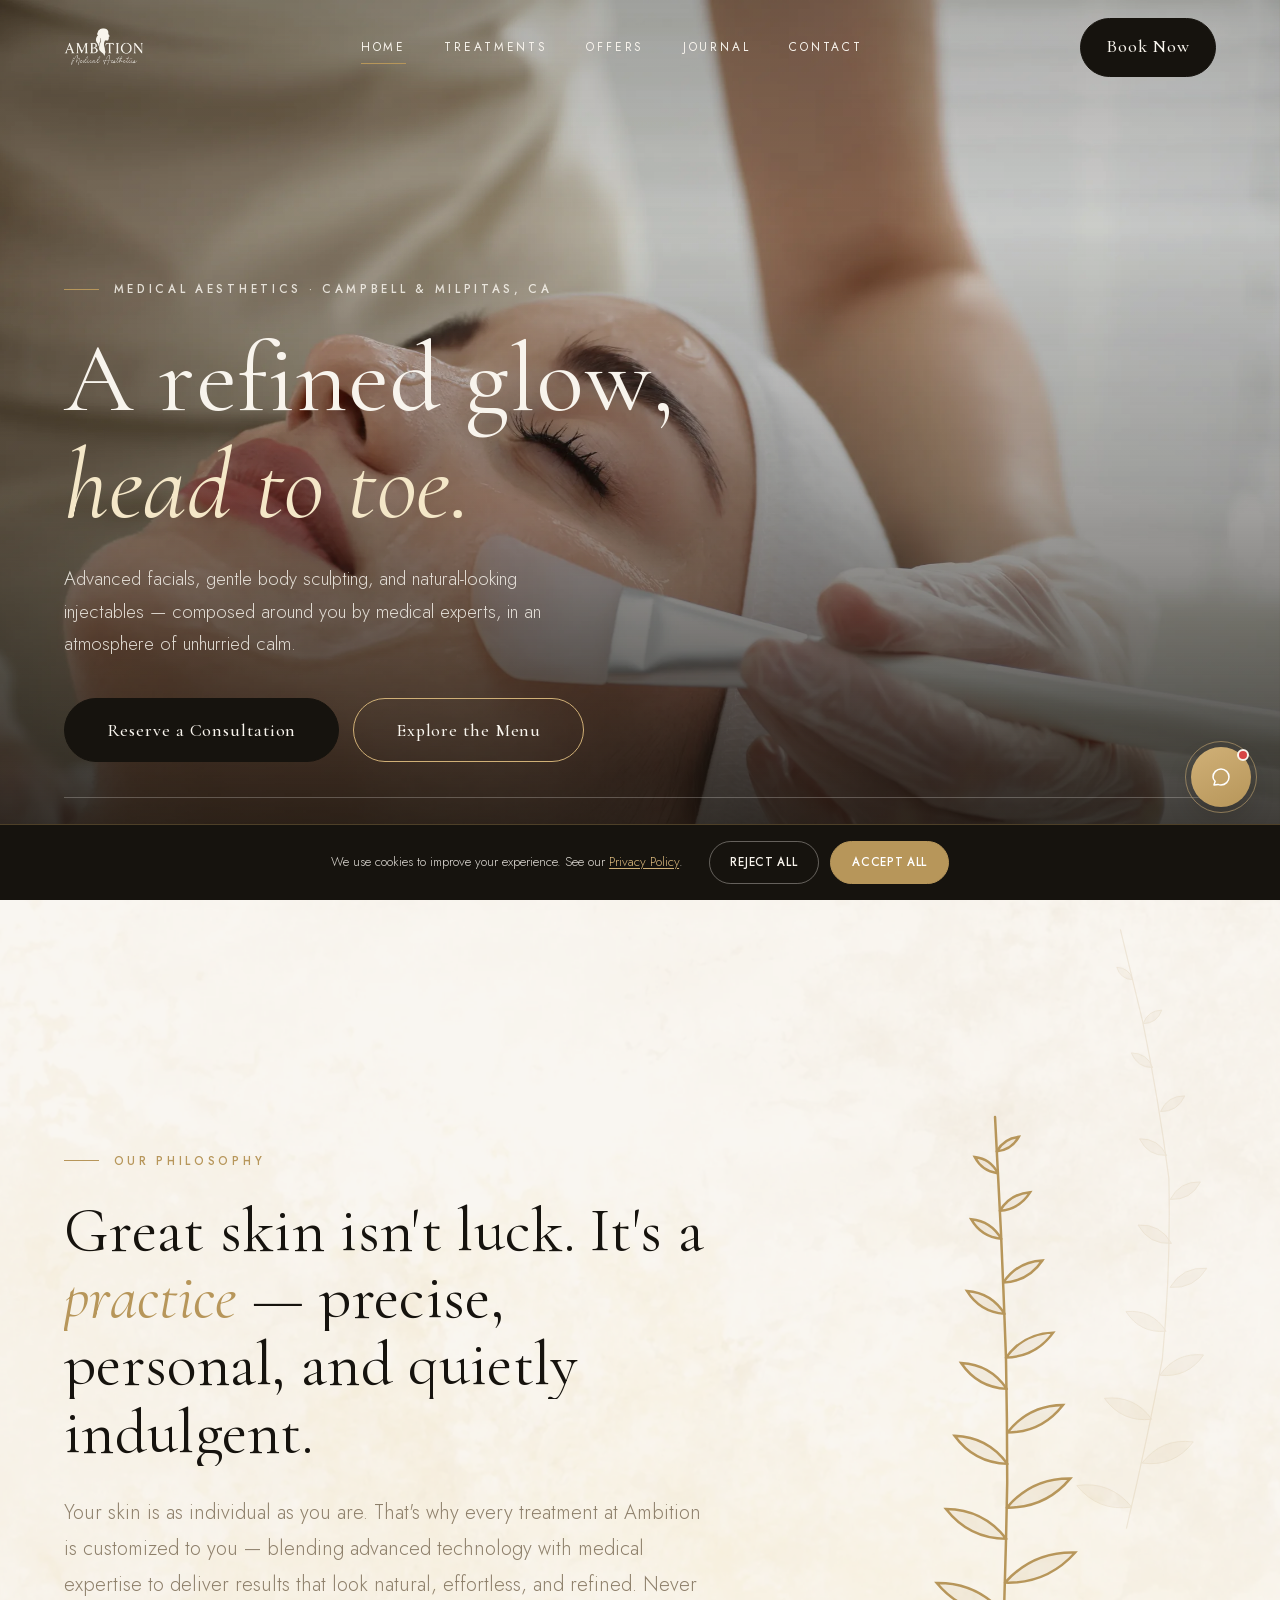
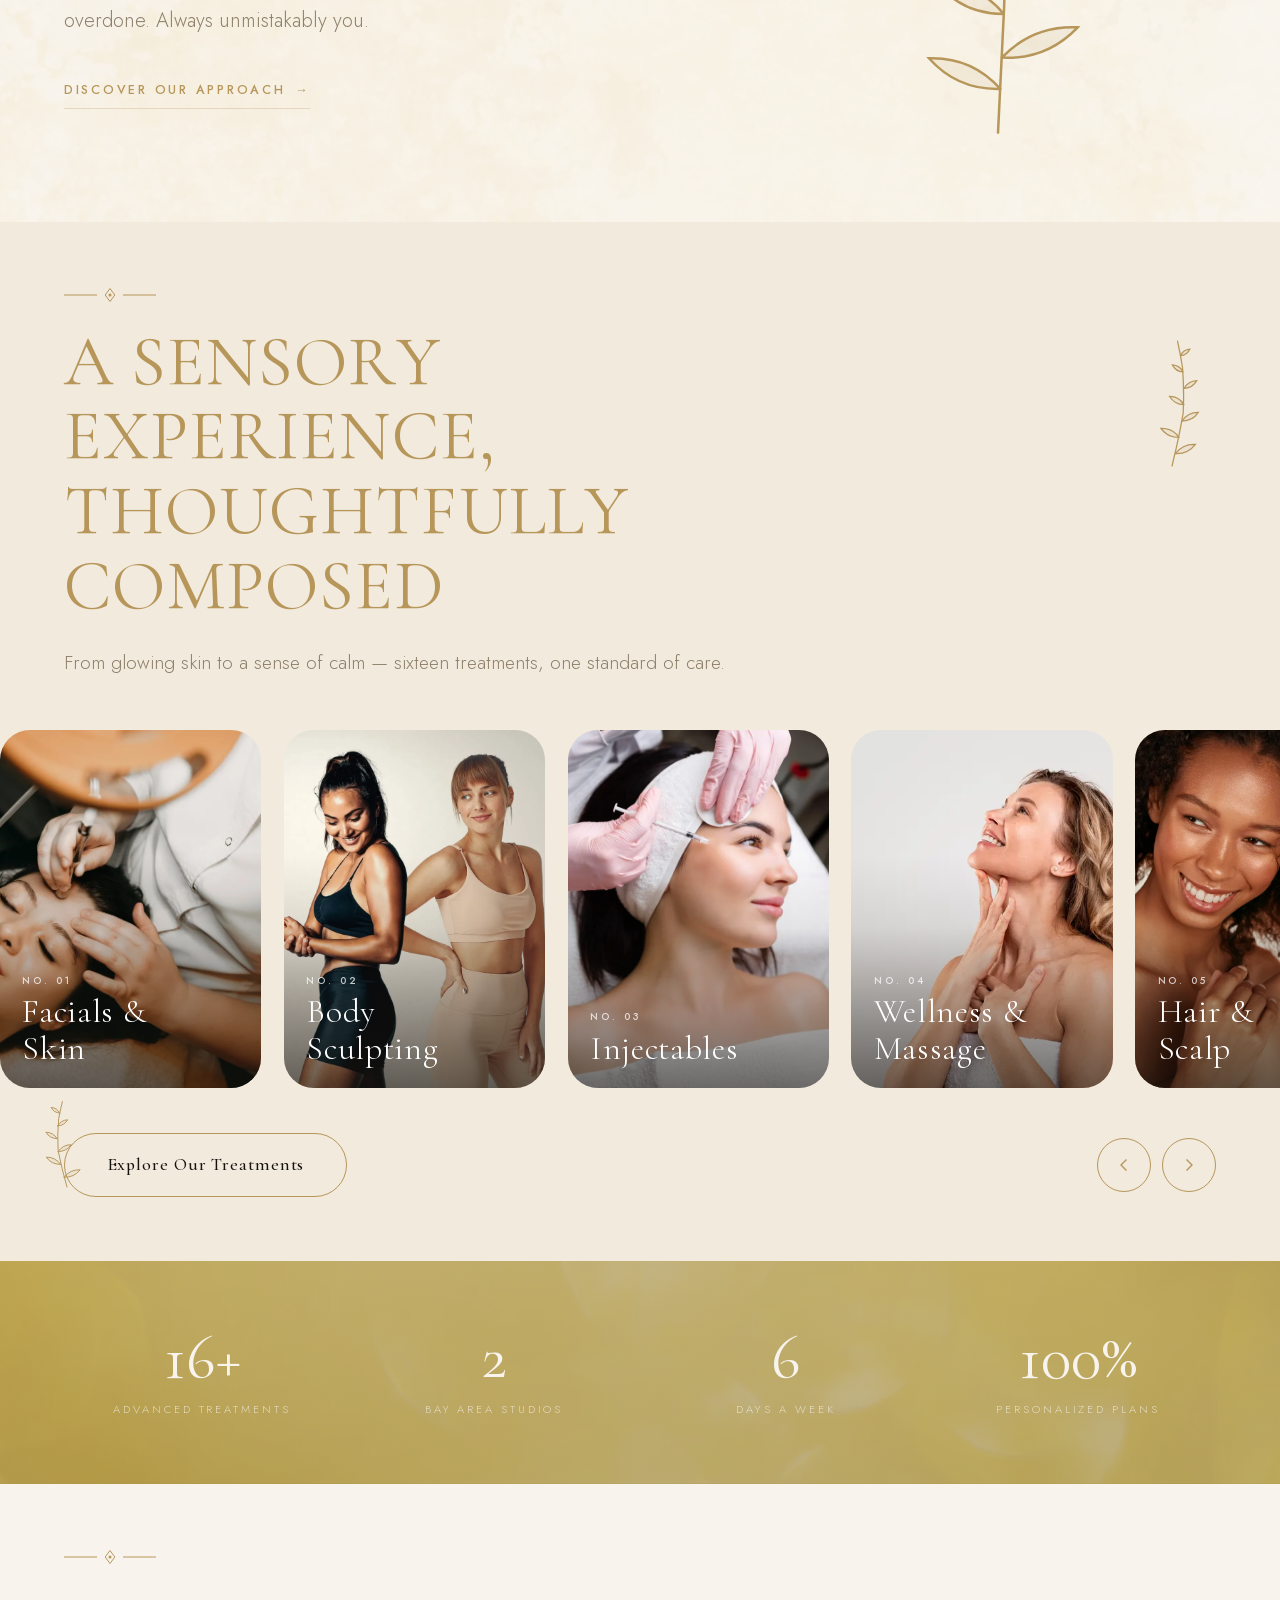
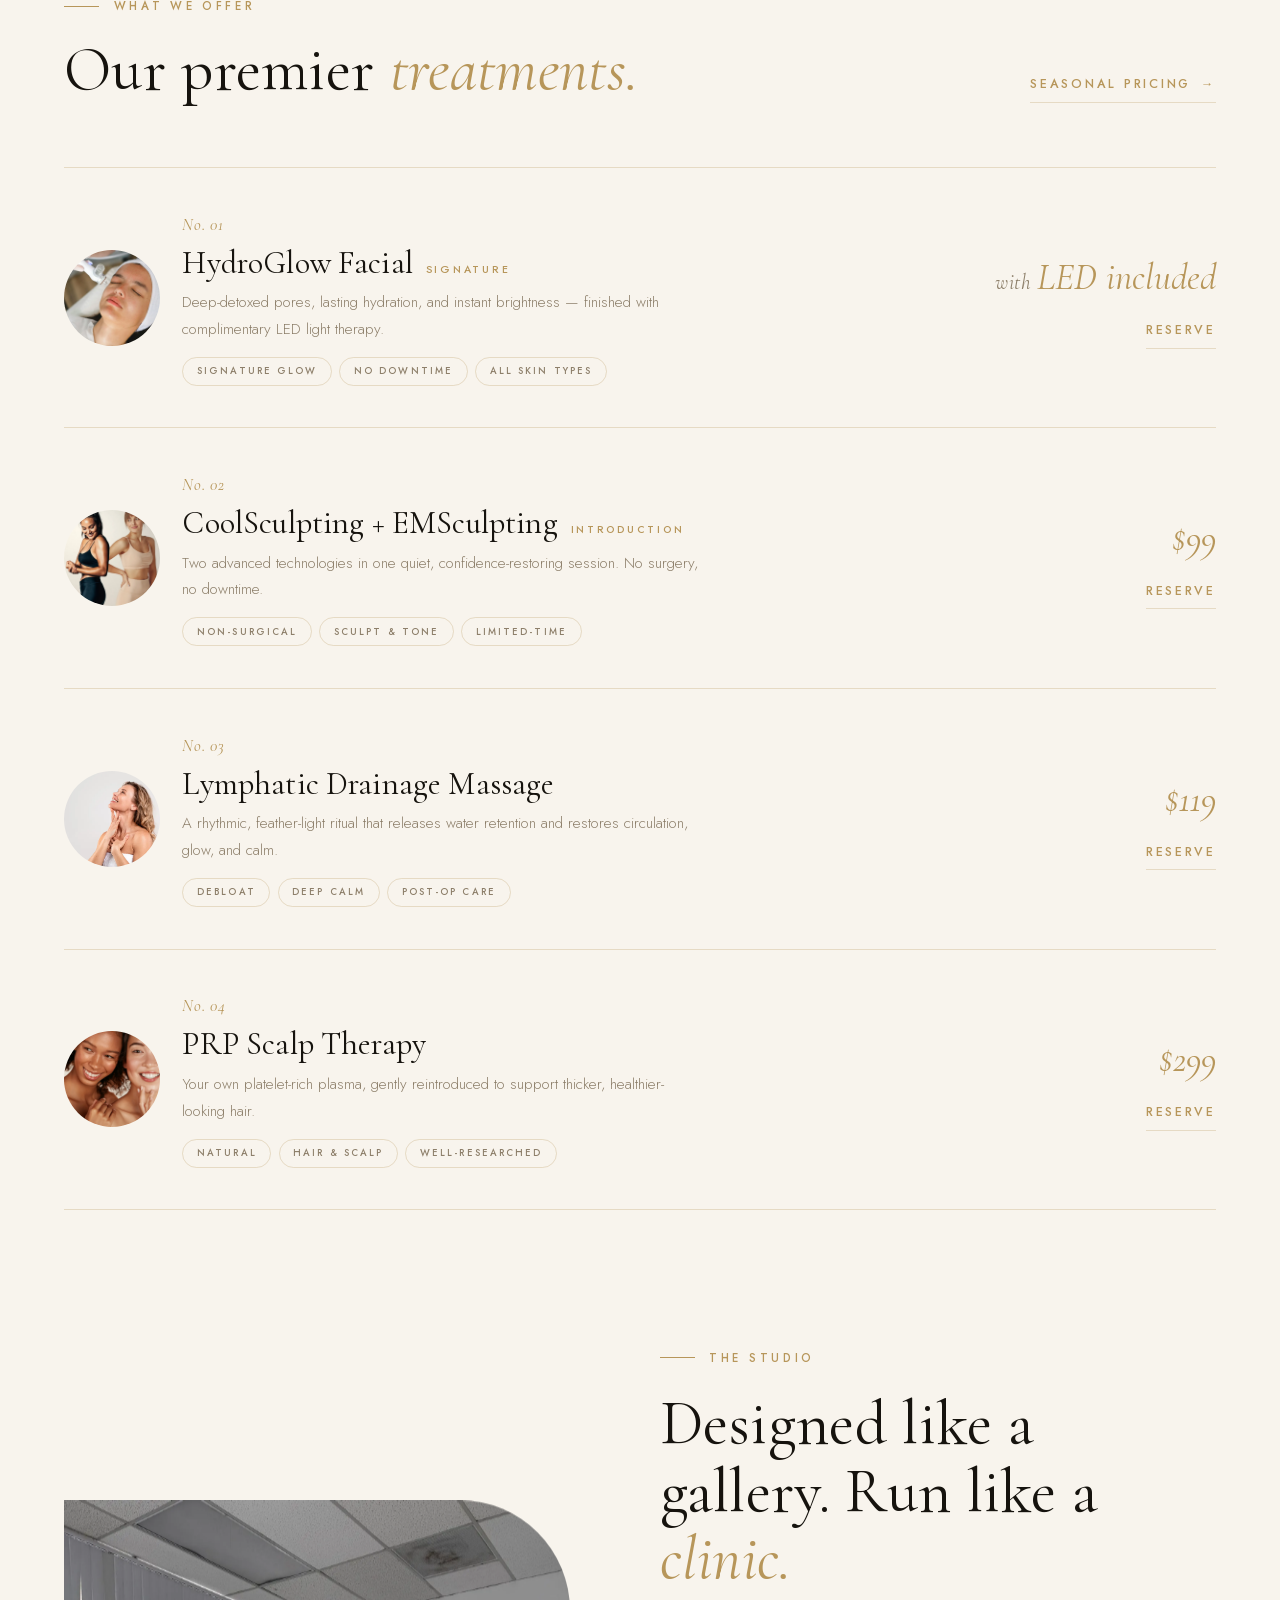
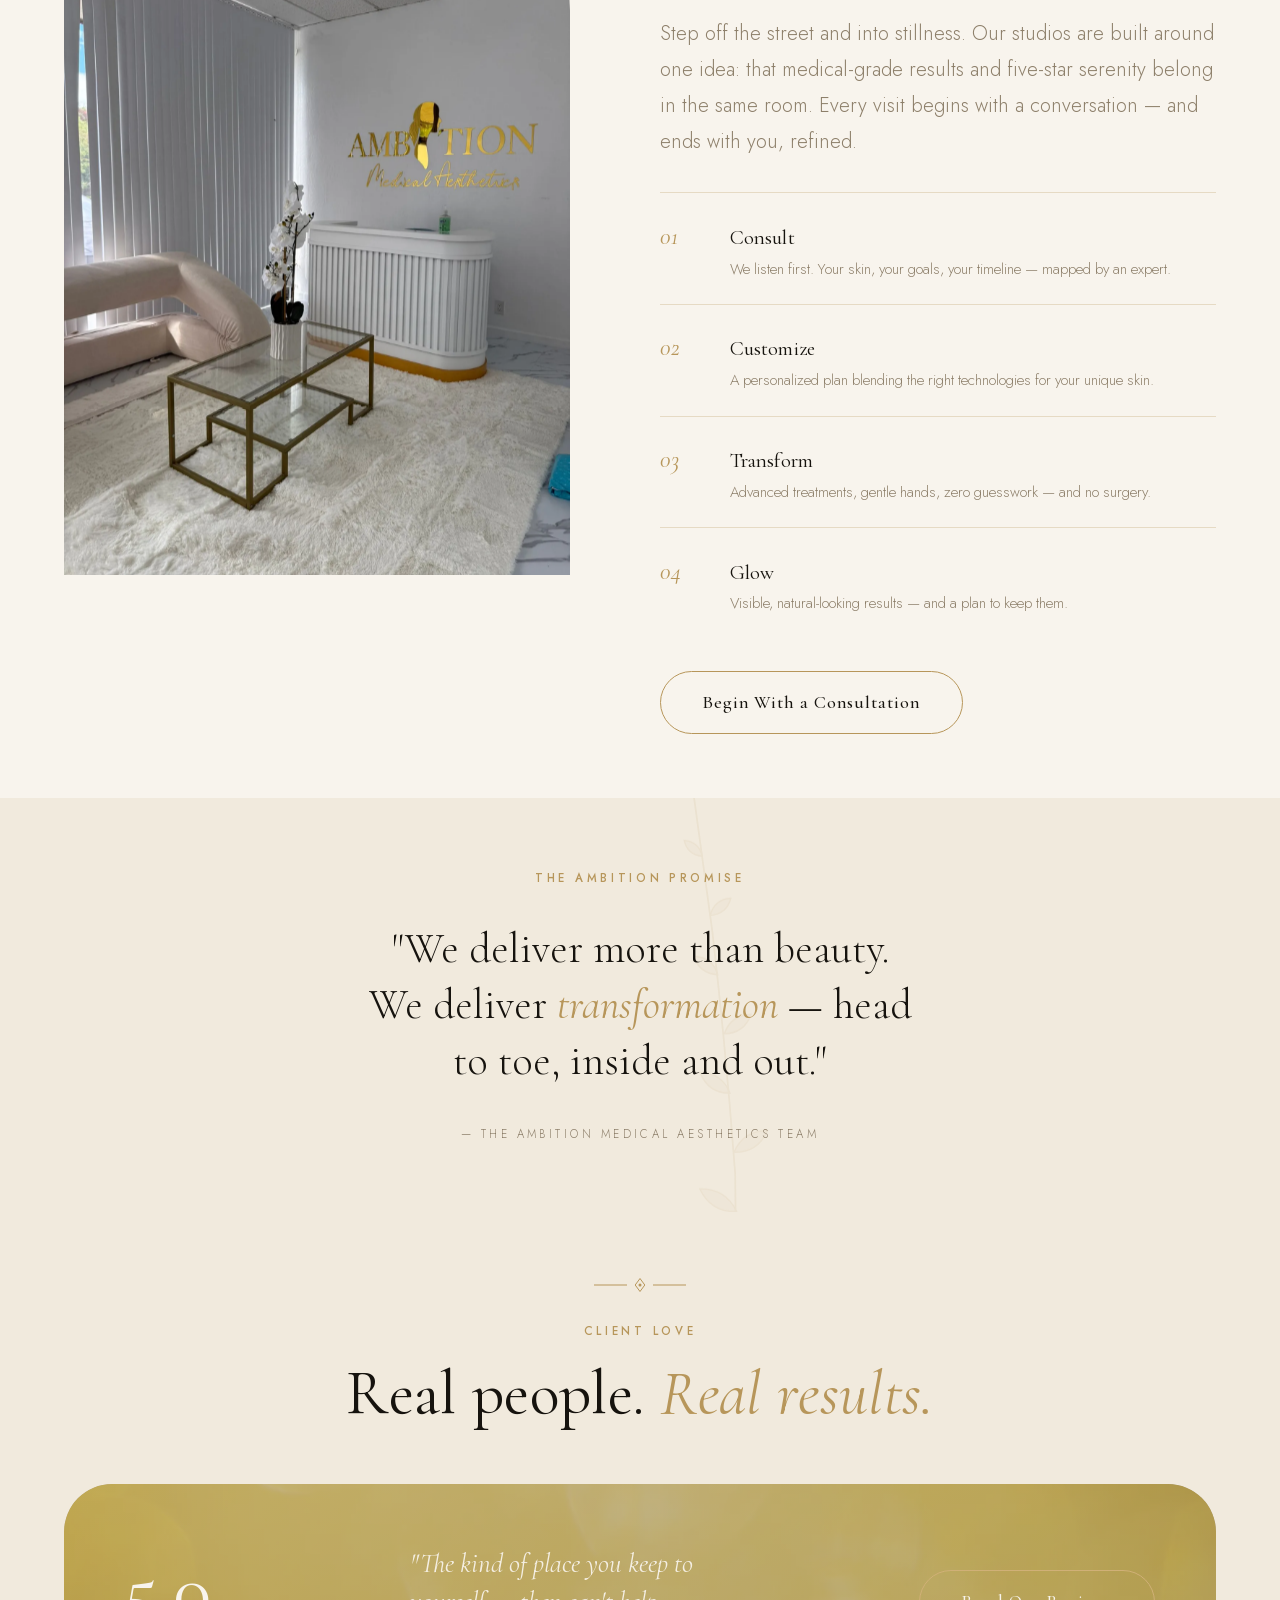
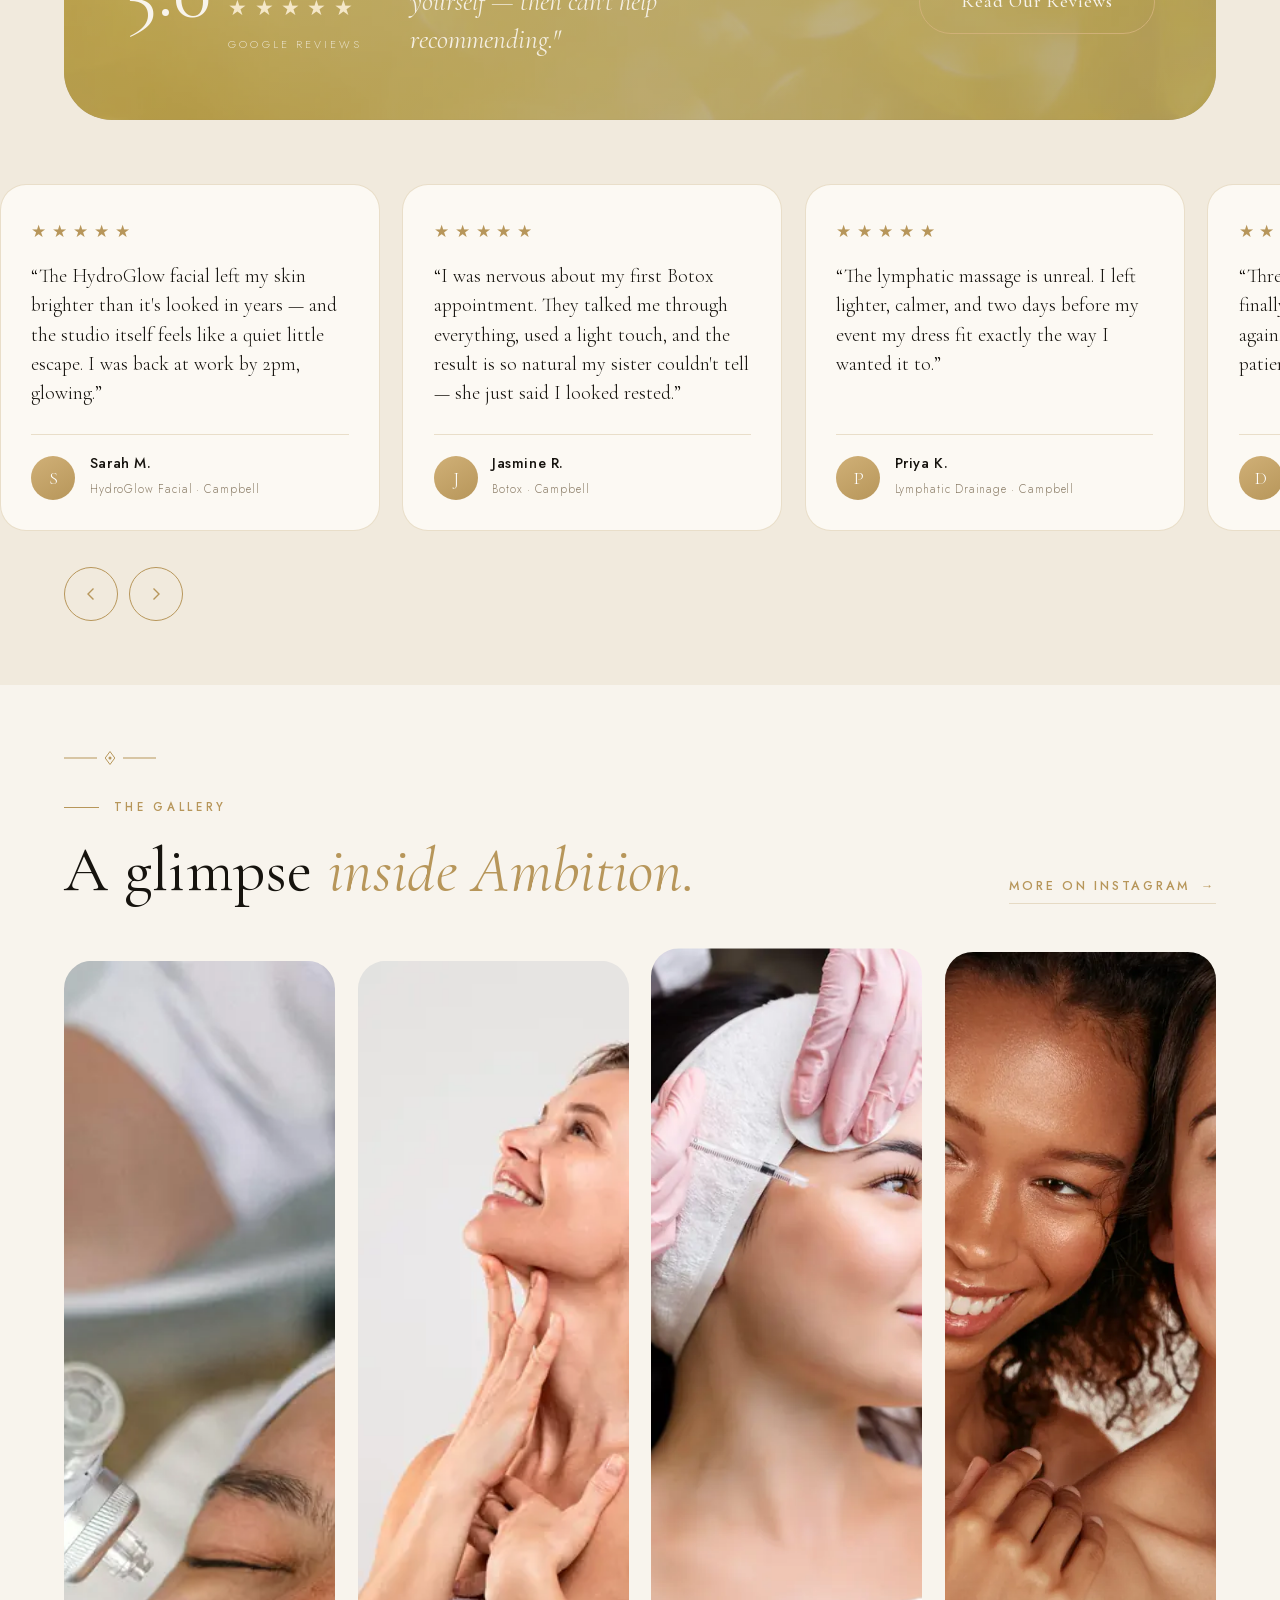
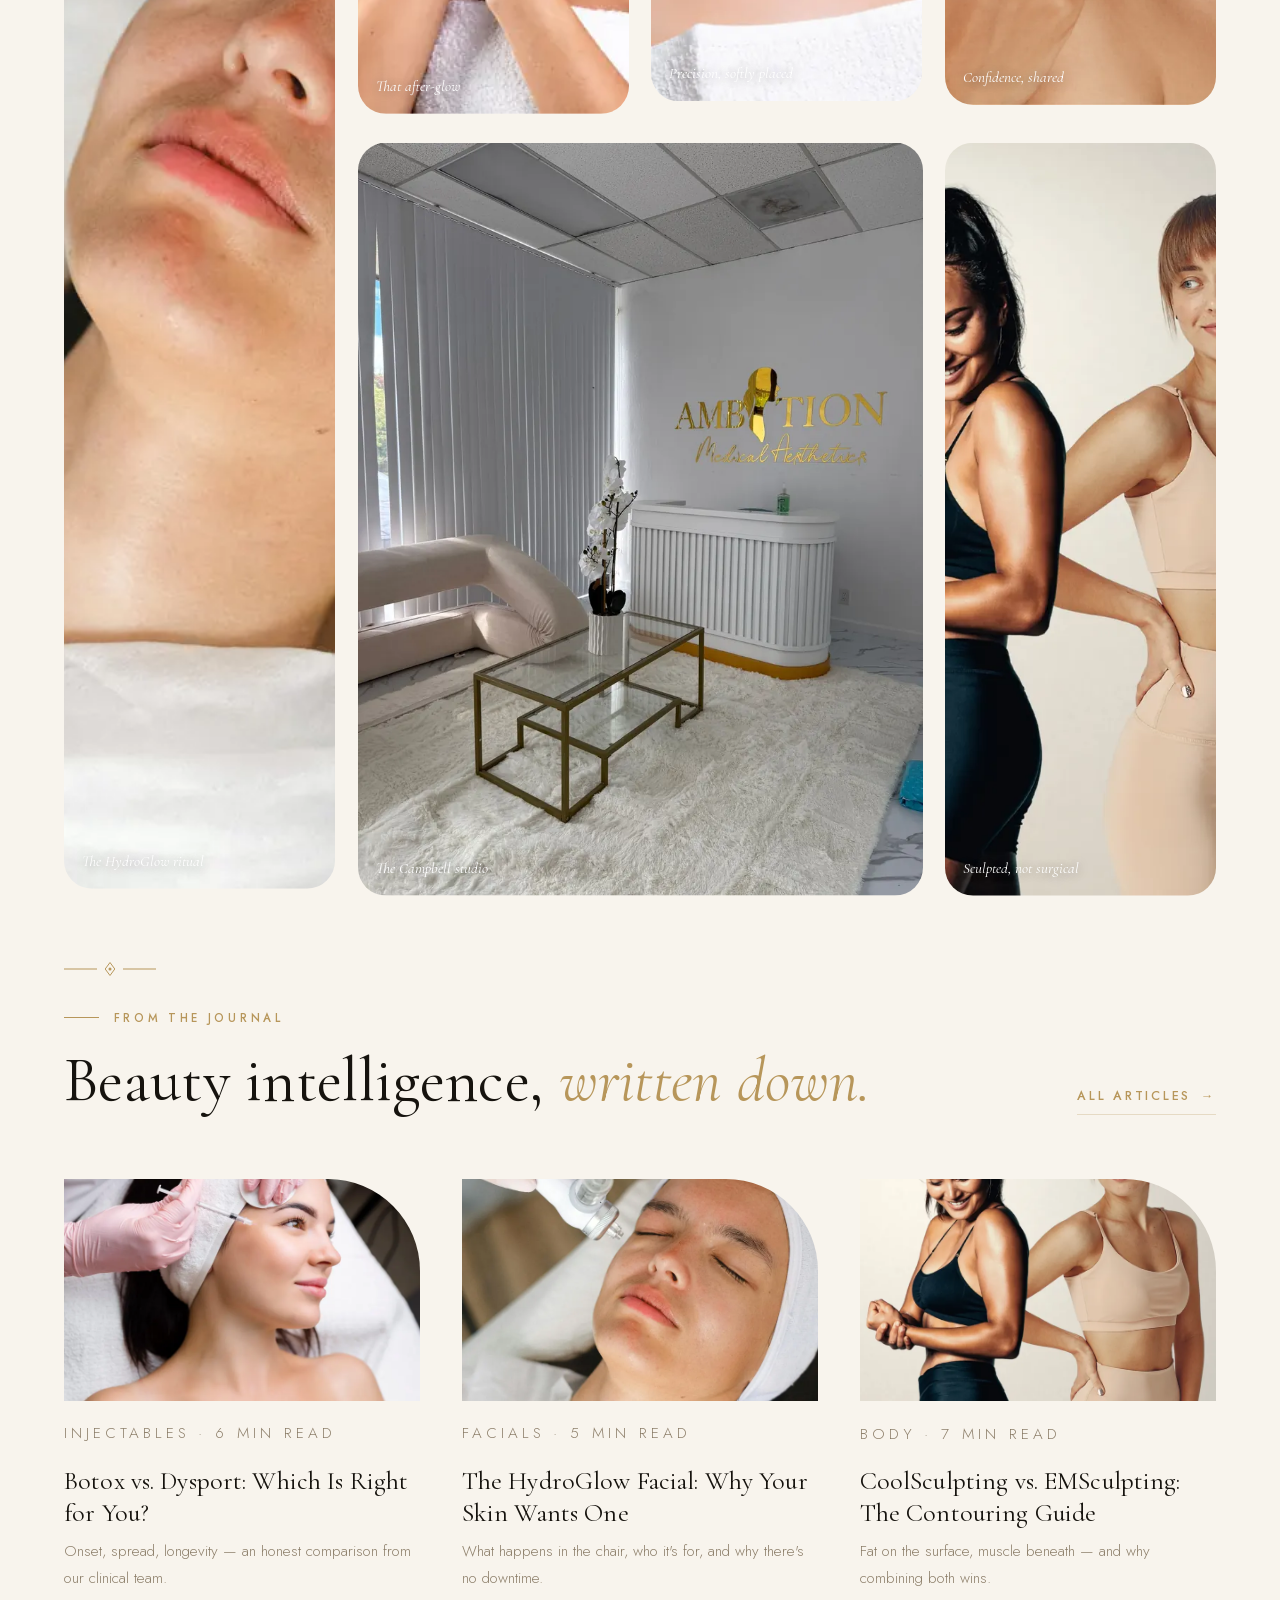
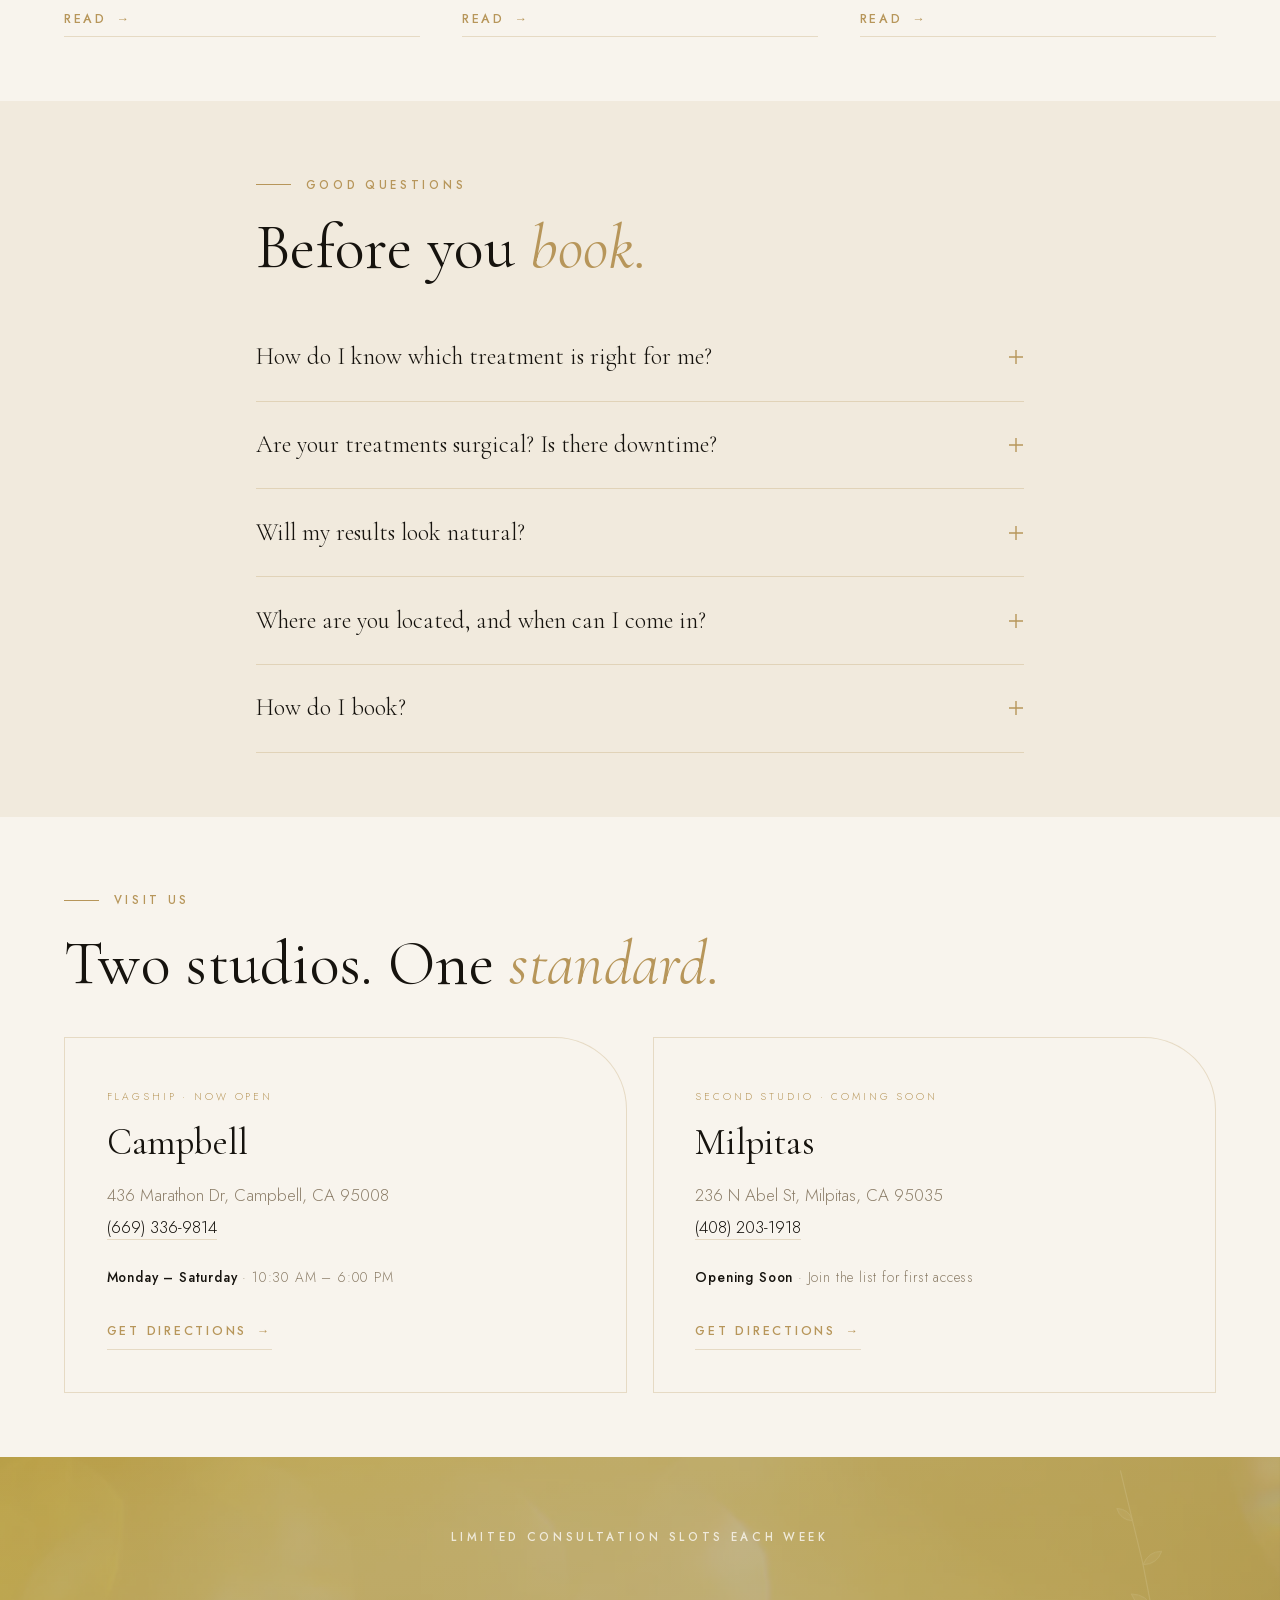
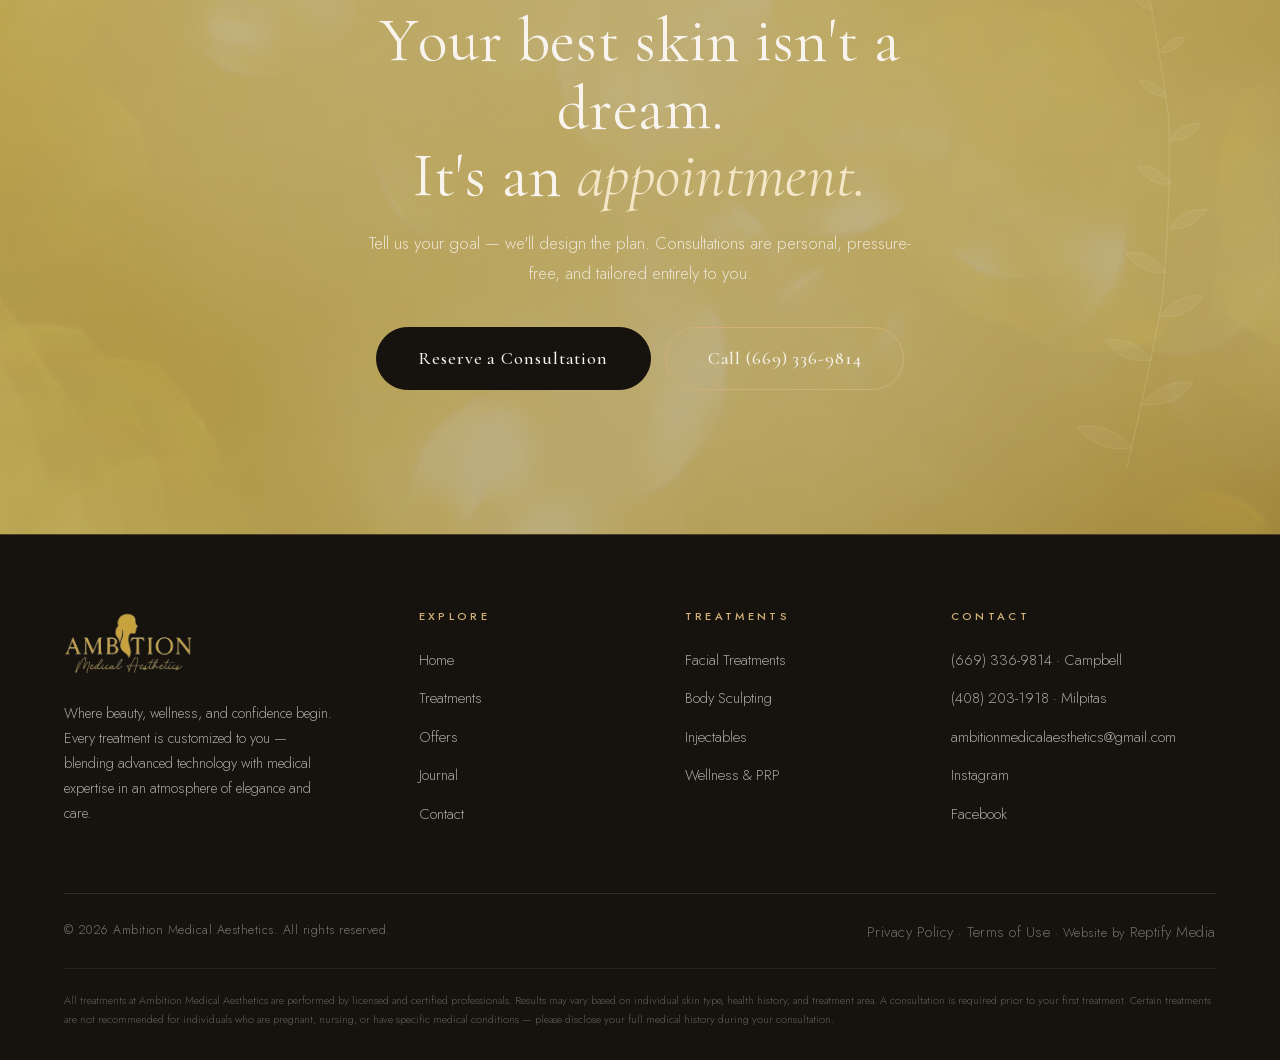
<file: index.html>
<!DOCTYPE html>
<html lang="en">
<head>
<meta charset="UTF-8">
<meta name="viewport" content="width=device-width, initial-scale=1.0">
<title>Ambition Medical Aesthetics | Med Spa in Campbell & Milpitas, CA — Facials, Body Sculpting, Botox</title>
<meta name="description" content="Ambition Medical Aesthetics is the Bay Area's boutique med spa for HydroGlow facials, microneedling RF, cryo body sculpting, Botox, Dysport & fillers. Two studios: Campbell & Milpitas, CA. Book your consultation today.">
<meta name="robots" content="noindex,nofollow"><!-- HOLD: owner has not reviewed the site yet. Switch to index,follow on approval. -->
<link rel="canonical" href="https://ambitionmedicalaesthetics.com/">
<meta property="og:type" content="website">
<meta property="og:title" content="Ambition Medical Aesthetics — Quiet Luxury. Visible Results.">
<meta property="og:description" content="Medical-grade facials, body sculpting & injectables in Campbell and Milpitas, CA. Personalized by clinicians. Delivered in an atmosphere of quiet luxury.">
<meta property="og:url" content="https://ambitionmedicalaesthetics.com/">
<meta property="og:image" content="https://ambitionmedicalaesthetics.com/assets/img/hero-spa.webp">
<meta name="twitter:card" content="summary_large_image">
<meta name="theme-color" content="#16130e">
<link rel="icon" type="image/png" href="assets/img/favicon.png">
<link rel="apple-touch-icon" href="assets/img/mark-gold.png">
<link rel="preload" href="assets/fonts/CormorantGaramond-400.woff2" as="font" type="font/woff2" crossorigin>
<link rel="preload" href="assets/fonts/Jost-300.woff2" as="font" type="font/woff2" crossorigin>
<link rel="stylesheet" href="assets/css/style.css?v=1785530871">
<script type="application/ld+json">
{
  "@context": "https://schema.org",
  "@graph": [
    {
      "@type": ["HealthAndBeautyBusiness", "MedicalBusiness"],
      "@id": "https://ambitionmedicalaesthetics.com/#business",
      "name": "Ambition Medical Aesthetics",
      "description": "Boutique medical aesthetics studio offering advanced facial treatments, non-invasive body sculpting, injectables (Botox, Dysport, fillers), PRP scalp therapy and lymphatic drainage massage in Campbell and Milpitas, California.",
      "url": "https://ambitionmedicalaesthetics.com/",
      "logo": "https://ambitionmedicalaesthetics.com/assets/img/logo-gold.webp",
      "image": "https://ambitionmedicalaesthetics.com/assets/img/studio-interior.webp",
      "telephone": "+1-669-336-9814",
      "email": "ambitionmedicalaesthetics@gmail.com",
      "priceRange": "$$",
      "sameAs": [
        "https://www.facebook.com/profile.php?id=61581451716717",
        "https://www.instagram.com/ambitionaesthetics.ca/"
      ],
      "areaServed": ["Campbell CA", "Milpitas CA", "San Jose CA", "Santa Clara CA", "Cupertino CA", "Sunnyvale CA", "Fremont CA", "South Bay Area"],
      "location": [
        {
          "@type": "LocalBusiness",
          "name": "Ambition Medical Aesthetics — Campbell",
          "telephone": "+1-669-336-9814",
          "address": {
            "@type": "PostalAddress",
            "streetAddress": "436 Marathon Dr",
            "addressLocality": "Campbell",
            "addressRegion": "CA",
            "postalCode": "95008",
            "addressCountry": "US"
          },
          "openingHoursSpecification": {
            "@type": "OpeningHoursSpecification",
            "dayOfWeek": ["Monday","Tuesday","Wednesday","Thursday","Friday","Saturday"],
            "opens": "10:30",
            "closes": "18:00"
          }
        },
        {
          "@type": "LocalBusiness",
          "name": "Ambition Medical Aesthetics — Milpitas",
          "telephone": "+1-408-203-1918",
          "address": {
            "@type": "PostalAddress",
            "streetAddress": "236 N Abel St",
            "addressLocality": "Milpitas",
            "addressRegion": "CA",
            "postalCode": "95035",
            "addressCountry": "US"
          }
        }
      ],
      "hasOfferCatalog": {
        "@type": "OfferCatalog",
        "name": "Treatments",
        "itemListElement": [
          { "@type": "Offer", "itemOffered": { "@type": "Service", "name": "HydroGlow Facial Treatment" } },
          { "@type": "Offer", "itemOffered": { "@type": "Service", "name": "Face and Neck Skin Tightening" } },
          { "@type": "Offer", "itemOffered": { "@type": "Service", "name": "Ultrasound Facelift" } },
          { "@type": "Offer", "itemOffered": { "@type": "Service", "name": "Microneedling" } },
          { "@type": "Offer", "itemOffered": { "@type": "Service", "name": "Microneedling RF" } },
          { "@type": "Offer", "itemOffered": { "@type": "Service", "name": "Microdermabrasion" } },
          { "@type": "Offer", "itemOffered": { "@type": "Service", "name": "UMS Body Sculpting" } },
          { "@type": "Offer", "itemOffered": { "@type": "Service", "name": "Cryo Fat Freezing (Chin, Arms, Body)" } },
          { "@type": "Offer", "itemOffered": { "@type": "Service", "name": "Lipo Laser" } },
          { "@type": "Offer", "itemOffered": { "@type": "Service", "name": "Botox" } },
          { "@type": "Offer", "itemOffered": { "@type": "Service", "name": "Dysport" } },
          { "@type": "Offer", "itemOffered": { "@type": "Service", "name": "Dermal Fillers" } },
          { "@type": "Offer", "itemOffered": { "@type": "Service", "name": "PRP Scalp Therapy" } },
          { "@type": "Offer", "itemOffered": { "@type": "Service", "name": "Lymphatic Drainage Massage" } }
        ]
      }
    },
    {
      "@type": "WebSite",
      "@id": "https://ambitionmedicalaesthetics.com/#website",
      "url": "https://ambitionmedicalaesthetics.com/",
      "name": "Ambition Medical Aesthetics",
      "publisher": { "@id": "https://ambitionmedicalaesthetics.com/#business" }
    }
  ]
}
</script>
</head>
<body>
<a class="skip" href="#main">Skip to content</a>

<header class="header">
  <div class="wrap header__in">
    <a class="header__logo" href="index.html" aria-label="Ambition Medical Aesthetics — home">
      <img class="logo-light" src="assets/img/logo-ivory-sm.webp" alt="Ambition Medical Aesthetics" width="140" height="81">
      <img class="logo-dark" src="assets/img/logo-gold-sm.webp" alt="Ambition Medical Aesthetics" width="140" height="81">
    </a>
    <nav class="header__nav" aria-label="Primary">
      <a href="index.html">Home</a>
      <a href="services.html">Treatments</a>
      <a href="offers.html">Offers</a>
      <a href="blog.html">Journal</a>
      <a href="contact.html">Contact</a>
    </nav>
    <a class="btn btn--solid header__cta" href="contact.html">Book Now</a>
    <button class="header__burger" aria-label="Menu" aria-expanded="false">
      <span></span><span></span><span></span>
    </button>
  </div>
</header>

<nav class="mnav" aria-label="Mobile">
  <a class="mnav__link" href="index.html"><small>01</small>Home</a>
  <a class="mnav__link" href="services.html"><small>02</small>Treatments</a>
  <a class="mnav__link" href="offers.html"><small>03</small>Offers</a>
  <a class="mnav__link" href="blog.html"><small>04</small>Journal</a>
  <a class="mnav__link" href="contact.html"><small>05</small>Contact</a>
  <a class="mnav__link" href="tel:+16693369814"><small>06</small>Call Us</a>
  <div class="mnav__foot">
    <span>436 Marathon Dr, Campbell, CA · 236 N Abel St, Milpitas, CA</span>
    <a href="mailto:ambitionmedicalaesthetics@gmail.com">ambitionmedicalaesthetics@gmail.com</a>
  </div>
</nav>

<main id="main">

  <!-- HERO -->
  <section class="hero2">
    <div class="hero2__media">
      <img src="assets/img/hero-spa.webp" srcset="assets/img/hero-spa-sm.webp 1000w, assets/img/hero-spa.webp 2400w" sizes="100vw" alt="A serene facial ritual at Ambition Medical Aesthetics" fetchpriority="high">
    </div>
    <div class="wrap hero2__content">
      <p class="kicker rv">Medical Aesthetics · Campbell &amp; Milpitas, CA</p>
      <h1 class="letters">A refined glow,<br><em>head to toe.</em></h1>
      <p class="hero2__sub rv rv-d3">Advanced facials, gentle body sculpting, and natural-looking injectables — composed around you by medical experts, in an atmosphere of unhurried calm.</p>
      <div class="hero2__ctas rv rv-d4">
        <a class="btn btn--noir btn--wide" href="contact.html">Reserve a Consultation</a>
        <a class="btn btn--light btn--wide" href="services.html">Explore the Menu</a>
      </div>
      <div class="hero2__meta rv rv-d4">
        <span><strong>Mon – Sat</strong> 10:30 AM – 6:00 PM</span>
        <span><strong>Call</strong> (669) 336-9814</span>
        <span><strong>Two Studios</strong> Campbell · Milpitas</span>
      </div>
    </div>
  </section>

  <!-- PHILOSOPHY -->
  <section class="section section--air statement">
    <div class="wm wm--tr plx" data-depth="55" aria-hidden="true"><svg viewBox="0 0 190 560" xmlns="http://www.w3.org/2000/svg"><path d="M95.0 560.0 Q113.6 481.6 128.3 403.2 Q136.3 319.2 134.4 235.2 Q125.0 162.4 110.1 89.6 Q99.9 46.8 89.4 4.0" fill="none" stroke="currentColor" stroke-width="1.1"/><path d="M99.9 540.0 Q80.1 515.6 49.0 520.1 Q68.8 544.5 99.9 540.0Z" fill="currentColor" fill-opacity="0.35" stroke="currentColor" stroke-width="0.9"/><path d="M109.6 499.2 Q139.0 503.1 157.0 479.6 Q127.7 475.8 109.6 499.2Z" fill="currentColor" fill-opacity="0.35" stroke="currentColor" stroke-width="0.9"/><path d="M118.5 458.5 Q102.2 436.0 74.6 439.2 Q91.0 461.7 118.5 458.5Z" fill="currentColor" fill-opacity="0.35" stroke="currentColor" stroke-width="0.9"/><path d="M126.1 417.7 Q151.9 420.3 166.6 398.9 Q140.8 396.3 126.1 417.7Z" fill="currentColor" fill-opacity="0.35" stroke="currentColor" stroke-width="0.9"/><path d="M131.8 376.9 Q118.7 356.5 94.6 358.7 Q107.7 379.0 131.8 376.9Z" fill="currentColor" fill-opacity="0.35" stroke="currentColor" stroke-width="0.9"/><path d="M135.5 336.2 Q157.9 337.8 169.6 318.5 Q147.1 316.9 135.5 336.2Z" fill="currentColor" fill-opacity="0.35" stroke="currentColor" stroke-width="0.9"/><path d="M136.8 295.4 Q126.6 277.2 105.8 278.4 Q116.0 296.6 136.8 295.4Z" fill="currentColor" fill-opacity="0.35" stroke="currentColor" stroke-width="0.9"/><path d="M135.7 254.6 Q154.9 255.4 163.7 238.4 Q144.6 237.6 135.7 254.6Z" fill="currentColor" fill-opacity="0.35" stroke="currentColor" stroke-width="0.9"/><path d="M132.3 213.8 Q124.7 198.0 107.2 198.4 Q114.8 214.3 132.3 213.8Z" fill="currentColor" fill-opacity="0.35" stroke="currentColor" stroke-width="0.9"/><path d="M126.7 173.1 Q142.7 173.2 149.1 158.6 Q133.1 158.4 126.7 173.1Z" fill="currentColor" fill-opacity="0.35" stroke="currentColor" stroke-width="0.9"/><path d="M119.4 132.3 Q114.1 118.9 99.6 118.7 Q104.9 132.2 119.4 132.3Z" fill="currentColor" fill-opacity="0.35" stroke="currentColor" stroke-width="0.9"/><path d="M110.6 91.5 Q123.5 91.2 127.8 79.0 Q114.9 79.4 110.6 91.5Z" fill="currentColor" fill-opacity="0.35" stroke="currentColor" stroke-width="0.9"/><path d="M100.9 50.8 Q97.5 39.8 86.1 39.3 Q89.5 50.2 100.9 50.8Z" fill="currentColor" fill-opacity="0.35" stroke="currentColor" stroke-width="0.9"/></svg></div>
    <div class="wrap statement__grid">
      <div>
        <p class="kicker rv">Our Philosophy</p>
        <h2 class="words">Great skin isn't luck. It's a <em>practice</em> — precise, personal, and quietly indulgent.</h2>
        <p class="lead rv rv-d1">Your skin is as individual as you are. That's why every treatment at Ambition is customized to you — blending advanced technology with medical expertise to deliver results that look natural, effortless, and refined. Never overdone. Always unmistakably you.</p>
        <a class="link-arrow rv rv-d2" href="services.html">Discover our approach <span aria-hidden="true">→</span></a>
      </div>
      <div class="twig rv rv-d1" aria-hidden="true">
        <svg viewBox="20 0 160 420">
            <path class="stem" d="M100.0 410 Q102.1 370.0 103.9 330.0 Q105.2 290.0 105.9 250.0 Q105.9 210.0 105.1 170.0 Q103.7 130.0 101.9 90.0 Q100.0 53.0 98.1 16.0" pathLength="1" style="transition-delay:0.10s"/>
            <path class="leaf" d="M101.5 382.0 Q83.2 361.5 55.8 362.4 Q74.0 382.8 101.5 382.0Z" pathLength="1" style="transition-delay:0.21s"/>
            <path class="leaf" d="M102.5 362.0 Q131.2 363.4 151.0 342.6 Q122.3 341.2 102.5 362.0Z" pathLength="1" style="transition-delay:0.32s"/>
            <path class="leaf" d="M103.7 334.0 Q87.0 313.9 60.8 314.2 Q77.6 334.3 103.7 334.0Z" pathLength="1" style="transition-delay:0.43s"/>
            <path class="leaf" d="M104.5 314.0 Q131.5 314.8 149.4 294.7 Q122.4 293.9 104.5 314.0Z" pathLength="1" style="transition-delay:0.54s"/>
            <path class="leaf" d="M105.3 286.0 Q90.6 267.1 66.7 266.9 Q81.4 285.8 105.3 286.0Z" pathLength="1" style="transition-delay:0.65s"/>
            <path class="leaf" d="M105.7 266.0 Q130.5 266.3 146.3 247.3 Q121.6 247.0 105.7 266.0Z" pathLength="1" style="transition-delay:0.76s"/>
            <path class="leaf" d="M106.0 238.0 Q93.5 220.7 72.2 220.0 Q84.7 237.3 106.0 238.0Z" pathLength="1" style="transition-delay:0.87s"/>
            <path class="leaf" d="M106.0 218.0 Q128.1 217.8 141.6 200.3 Q119.5 200.6 106.0 218.0Z" pathLength="1" style="transition-delay:0.98s"/>
            <path class="leaf" d="M105.6 190.0 Q95.2 174.4 76.4 173.4 Q86.9 189.0 105.6 190.0Z" pathLength="1" style="transition-delay:1.09s"/>
            <path class="leaf" d="M105.1 170.0 Q124.2 169.4 135.3 154.0 Q116.3 154.6 105.1 170.0Z" pathLength="1" style="transition-delay:1.20s"/>
            <path class="leaf" d="M104.2 142.0 Q95.9 128.5 80.1 127.3 Q88.4 140.8 104.2 142.0Z" pathLength="1" style="transition-delay:1.31s"/>
            <path class="leaf" d="M103.4 122.0 Q119.5 121.1 128.4 107.8 Q112.3 108.6 103.4 122.0Z" pathLength="1" style="transition-delay:1.42s"/>
            <path class="leaf" d="M102.1 94.0 Q95.7 82.7 82.8 81.4 Q89.2 92.7 102.1 94.0Z" pathLength="1" style="transition-delay:1.53s"/>
            <path class="leaf" d="M101.2 76.0 Q113.9 75.0 120.6 64.1 Q107.9 65.1 101.2 76.0Z" pathLength="1" style="transition-delay:1.64s"/>
            <path class="leaf" d="M99.9 52.0 Q95.3 42.9 85.1 41.6 Q89.8 50.7 99.9 52.0Z" pathLength="1" style="transition-delay:1.75s"/>
            <path class="leaf" d="M99.2 38.0 Q108.7 37.0 113.3 28.7 Q103.8 29.7 99.2 38.0Z" pathLength="1" style="transition-delay:1.86s"/>
        </svg>
      </div>
    </div>
  </section>

  <!-- RITUALS CAROUSEL -->
  <section class="section section--air treatments">
    <div class="sprig sprig--tr rv" aria-hidden="true"><svg viewBox="10 0 100 150"><path class="stem" d="M60.0 150 Q67.5 120.0 72.7 90.0 Q74.0 63.8 71.9 37.5 Q69.5 22.8 66.3 8.0" pathLength="1" style="transition-delay:0.10s"/>
<path class="leaf" d="M63.7 136.0 Q77.9 136.7 86.6 125.4 Q72.4 124.7 63.7 136.0Z" pathLength="1" style="transition-delay:0.22s"/>
<path class="leaf" d="M68.1 117.4 Q60.4 106.8 47.4 107.2 Q55.0 117.8 68.1 117.4Z" pathLength="1" style="transition-delay:0.34s"/>
<path class="leaf" d="M71.5 98.9 Q83.4 98.9 89.9 89.1 Q78.1 89.0 71.5 98.9Z" pathLength="1" style="transition-delay:0.46s"/>
<path class="leaf" d="M73.5 80.3 Q68.0 71.2 57.3 71.0 Q62.9 80.1 73.5 80.3Z" pathLength="1" style="transition-delay:0.58s"/>
<path class="leaf" d="M73.9 61.7 Q83.5 61.4 88.1 53.0 Q78.6 53.4 73.9 61.7Z" pathLength="1" style="transition-delay:0.70s"/>
<path class="leaf" d="M72.6 43.1 Q68.8 35.6 60.4 35.1 Q64.2 42.6 72.6 43.1Z" pathLength="1" style="transition-delay:0.82s"/>
<path class="leaf" d="M69.8 24.6 Q77.1 24.0 80.2 17.3 Q72.9 17.9 69.8 24.6Z" pathLength="1" style="transition-delay:0.94s"/></svg></div>
    <div class="sprig sprig--bl rv" aria-hidden="true"><svg viewBox="10 0 100 130"><path class="stem" d="M60.0 130 Q52.5 104.0 47.3 78.0 Q46.0 55.2 48.1 32.5 Q50.4 20.2 53.4 8.0" pathLength="1" style="transition-delay:0.10s"/>
<path class="leaf" d="M55.8 116.0 Q70.1 116.7 78.8 105.4 Q64.5 104.7 55.8 116.0Z" pathLength="1" style="transition-delay:0.22s"/>
<path class="leaf" d="M50.9 97.7 Q43.3 87.1 30.3 87.4 Q37.9 98.0 50.9 97.7Z" pathLength="1" style="transition-delay:0.34s"/>
<path class="leaf" d="M47.5 79.3 Q59.4 79.4 65.9 69.6 Q54.1 69.5 47.5 79.3Z" pathLength="1" style="transition-delay:0.46s"/>
<path class="leaf" d="M46.0 61.0 Q40.5 51.9 29.8 51.7 Q35.4 60.8 46.0 61.0Z" pathLength="1" style="transition-delay:0.58s"/>
<path class="leaf" d="M46.7 42.7 Q56.3 42.3 60.9 34.0 Q51.4 34.4 46.7 42.7Z" pathLength="1" style="transition-delay:0.70s"/>
<path class="leaf" d="M49.5 24.3 Q45.7 16.8 37.3 16.3 Q41.1 23.8 49.5 24.3Z" pathLength="1" style="transition-delay:0.82s"/></svg></div>
    <div class="wrap">
      <div class="car">
        <div style="margin-bottom:clamp(2rem,5vw,3.2rem)">
          <div class="orn" aria-hidden="true"><svg viewBox="0 0 92 18" fill="none"><path d="M0 9h33M59 9h33" stroke="currentColor" stroke-width="1"/><path d="M46 2.5l4.8 6.5-4.8 6.5-4.8-6.5z" stroke="currentColor" stroke-width="1"/><circle cx="46" cy="9" r="1.5" fill="currentColor"/></svg></div>
          <h2 class="rituals__title letters">A sensory experience, thoughtfully composed</h2>
          <p class="rituals__sub rv rv-d2">From glowing skin to a sense of calm — sixteen treatments, one standard of care.</p>
        </div>
        <div class="car__track rv">
          <a class="car__card" href="services.html#face">
            <img src="assets/img/facial-warm.webp" alt="Advanced facial treatments" loading="lazy">
            <span class="car__label"><small>No. 01</small>Facials &amp;<br>Skin</span>
          </a>
          <a class="car__card" href="services.html#body">
            <img src="assets/img/body-sculpting-sm.webp" alt="Non-invasive body sculpting" loading="lazy">
            <span class="car__label"><small>No. 02</small>Body<br>Sculpting</span>
          </a>
          <a class="car__card" href="services.html#injectables">
            <img src="assets/img/injectables-sm.webp" alt="Botox, Dysport and dermal fillers" loading="lazy">
            <span class="car__label"><small>No. 03</small>Injectables</span>
          </a>
          <a class="car__card" href="services.html#wellness">
            <img src="assets/img/glow-portrait-sm.webp" alt="Lymphatic drainage massage and wellness" loading="lazy">
            <span class="car__label"><small>No. 04</small>Wellness &amp;<br>Massage</span>
          </a>
          <a class="car__card" href="services.html#wellness">
            <img src="assets/img/radiant-duo-sm.webp" alt="PRP scalp therapy" loading="lazy">
            <span class="car__label"><small>No. 05</small>Hair &amp;<br>Scalp</span>
          </a>
          <a class="car__card car__card--tint" href="services.html">
            <img src="assets/img/studio-interior-sm.webp" alt="The Ambition studio" loading="lazy">
            <span class="car__label"><small>The Full Menu</small>Explore All<br>Sixteen →</span>
          </a>
        </div>
        <div class="car__foot">
          <a class="btn rv" href="services.html">Explore Our Treatments</a>
          <div class="car__nav rv rv-d1">
            <button class="car__btn car__btn--prev" aria-label="Previous treatments"><svg width="18" height="18" viewBox="0 0 18 18" fill="none"><path d="M11.5 3.5L6 9l5.5 5.5" stroke="currentColor" stroke-width="1.4"/></svg></button>
            <button class="car__btn" aria-label="More treatments"><svg width="18" height="18" viewBox="0 0 18 18" fill="none"><path d="M6.5 3.5L12 9l-5.5 5.5" stroke="currentColor" stroke-width="1.4"/></svg></button>
          </div>
        </div>
      </div>
    </div>
  </section>

  <!-- STATS -->
  <section class="section stats stats--gold on-dark">
    <div class="wrap stats__grid">
      <div class="stat rv"><b data-count="16" data-suffix="+">0</b><span>Advanced Treatments</span></div>
      <div class="stat rv rv-d1"><b data-count="2">0</b><span>Bay Area Studios</span></div>
      <div class="stat rv rv-d2"><b data-count="6">0</b><span>Days a Week</span></div>
      <div class="stat rv rv-d3"><b data-count="100" data-suffix="%">0</b><span>Personalized Plans</span></div>
    </div>
  </section>

  <!-- SEASONAL MENU -->
  <section class="section" id="offers">
    <div class="wrap">
      <div class="grid-head">
        <div>
          <div class="orn" aria-hidden="true"><svg viewBox="0 0 92 18" fill="none"><path d="M0 9h33M59 9h33" stroke="currentColor" stroke-width="1"/><path d="M46 2.5l4.8 6.5-4.8 6.5-4.8-6.5z" stroke="currentColor" stroke-width="1"/><circle cx="46" cy="9" r="1.5" fill="currentColor"/></svg></div>
          <p class="kicker rv">What We Offer</p>
          <h2 class="rv rv-d1" style="margin-top:1.2rem">Our premier <em>treatments.</em></h2>
        </div>
        <a class="link-arrow rv rv-d2" href="offers.html">Seasonal pricing <span aria-hidden="true">→</span></a>
      </div>
      <div class="menu">
        <article class="menu__item rv">
          <div class="menu__thumb"><img src="assets/img/facial-treatment-sm.webp" alt="HydroGlow Facial Treatment" loading="lazy"></div>
          <div class="menu__body">
            <span class="menu__idx">No. 01</span>
            <h3>HydroGlow Facial <span class="menu__note">Signature</span></h3>
            <p>Deep-detoxed pores, lasting hydration, and instant brightness — finished with complimentary LED light therapy.</p>
            <div class="chips"><span>Signature Glow</span><span>No Downtime</span><span>All Skin Types</span></div>
          </div>
          <div class="menu__right"><span class="menu__price"><small>with </small>LED included</span><a class="link-arrow" href="contact.html">Reserve</a></div>
        </article>
        <article class="menu__item rv">
          <div class="menu__thumb"><img src="assets/img/body-sculpting-sm.webp" alt="Body contouring session" loading="lazy"></div>
          <div class="menu__body">
            <span class="menu__idx">No. 02</span>
            <h3>CoolSculpting + EMSculpting <span class="menu__note">Introduction</span></h3>
            <p>Two advanced technologies in one quiet, confidence-restoring session. No surgery, no downtime.</p>
            <div class="chips"><span>Non-Surgical</span><span>Sculpt & Tone</span><span>Limited-Time</span></div>
          </div>
          <div class="menu__right"><span class="menu__price">$99</span><a class="link-arrow" href="contact.html">Reserve</a></div>
        </article>
        <article class="menu__item rv">
          <div class="menu__thumb"><img src="assets/img/glow-portrait-sm.webp" alt="Lymphatic drainage massage" loading="lazy"></div>
          <div class="menu__body">
            <span class="menu__idx">No. 03</span>
            <h3>Lymphatic Drainage Massage</h3>
            <p>A rhythmic, feather-light ritual that releases water retention and restores circulation, glow, and calm.</p>
            <div class="chips"><span>Debloat</span><span>Deep Calm</span><span>Post-Op Care</span></div>
          </div>
          <div class="menu__right"><span class="menu__price">$119</span><a class="link-arrow" href="contact.html">Reserve</a></div>
        </article>
        <article class="menu__item rv">
          <div class="menu__thumb"><img src="assets/img/radiant-duo-sm.webp" alt="PRP scalp therapy" loading="lazy"></div>
          <div class="menu__body">
            <span class="menu__idx">No. 04</span>
            <h3>PRP Scalp Therapy</h3>
            <p>Your own platelet-rich plasma, gently reintroduced to support thicker, healthier-looking hair.</p>
            <div class="chips"><span>Natural</span><span>Hair & Scalp</span><span>Well-Researched</span></div>
          </div>
          <div class="menu__right"><span class="menu__price">$299</span><a class="link-arrow" href="contact.html">Reserve</a></div>
        </article>
      </div>
    </div>
  </section>

  <!-- STUDIO -->
  <section class="section">
    <div class="wrap split">
      <div class="split__media img-rv plx" data-depth="14">
        <img src="assets/img/studio-interior.webp" alt="Inside the Ambition Medical Aesthetics studio — bright, calm, and refined" loading="lazy">
      </div>
      <div class="split__body">
        <p class="kicker rv">The Studio</p>
        <h2 class="rv rv-d1">Designed like a gallery. Run like a <em>clinic.</em></h2>
        <p class="lead rv rv-d2">Step off the street and into stillness. Our studios are built around one idea: that medical-grade results and five-star serenity belong in the same room. Every visit begins with a conversation — and ends with you, refined.</p>
        <div class="steps rv rv-d3">
          <div class="step"><i>01</i><div><h3>Consult</h3><p>We listen first. Your skin, your goals, your timeline — mapped by an expert.</p></div></div>
          <div class="step"><i>02</i><div><h3>Customize</h3><p>A personalized plan blending the right technologies for your unique skin.</p></div></div>
          <div class="step"><i>03</i><div><h3>Transform</h3><p>Advanced treatments, gentle hands, zero guesswork — and no surgery.</p></div></div>
          <div class="step"><i>04</i><div><h3>Glow</h3><p>Visible, natural-looking results — and a plan to keep them.</p></div></div>
        </div>
        <a class="btn mt-2 rv rv-d3" href="contact.html">Begin With a Consultation</a>
      </div>
    </div>
  </section>

  <!-- QUOTE / PROMISE -->
  <section class="section quote">
    <div class="wm wm--c plx" data-depth="70" aria-hidden="true"><svg viewBox="0 0 170 620" xmlns="http://www.w3.org/2000/svg"><path d="M85.0 620.0 Q96.7 533.2 105.9 446.4 Q110.9 353.4 109.7 260.4 Q103.8 179.8 94.5 99.2 Q88.1 51.6 81.5 4.0" fill="none" stroke="currentColor" stroke-width="1.1"/><path d="M87.8 600.0 Q70.1 578.2 42.2 582.2 Q60.0 604.0 87.8 600.0Z" fill="currentColor" fill-opacity="0.35" stroke="currentColor" stroke-width="0.9"/><path d="M93.1 560.7 Q119.5 564.1 135.8 543.0 Q109.4 539.6 93.1 560.7Z" fill="currentColor" fill-opacity="0.35" stroke="currentColor" stroke-width="0.9"/><path d="M98.1 521.3 Q83.3 501.0 58.3 503.9 Q73.1 524.3 98.1 521.3Z" fill="currentColor" fill-opacity="0.35" stroke="currentColor" stroke-width="0.9"/><path d="M102.5 482.0 Q126.2 484.4 139.6 464.8 Q116.0 462.4 102.5 482.0Z" fill="currentColor" fill-opacity="0.35" stroke="currentColor" stroke-width="0.9"/><path d="M106.2 442.7 Q94.1 423.9 71.8 425.8 Q83.9 444.6 106.2 442.7Z" fill="currentColor" fill-opacity="0.35" stroke="currentColor" stroke-width="0.9"/><path d="M108.9 403.3 Q129.9 404.9 140.7 386.9 Q119.8 385.4 108.9 403.3Z" fill="currentColor" fill-opacity="0.35" stroke="currentColor" stroke-width="0.9"/><path d="M110.6 364.0 Q101.0 346.9 81.4 348.0 Q91.0 365.1 110.6 364.0Z" fill="currentColor" fill-opacity="0.35" stroke="currentColor" stroke-width="0.9"/><path d="M111.2 324.7 Q129.5 325.4 137.9 309.2 Q119.6 308.4 111.2 324.7Z" fill="currentColor" fill-opacity="0.35" stroke="currentColor" stroke-width="0.9"/><path d="M110.6 285.3 Q103.3 270.0 86.3 270.4 Q93.6 285.8 110.6 285.3Z" fill="currentColor" fill-opacity="0.35" stroke="currentColor" stroke-width="0.9"/><path d="M108.9 246.0 Q124.7 246.1 131.0 231.7 Q115.2 231.6 108.9 246.0Z" fill="currentColor" fill-opacity="0.35" stroke="currentColor" stroke-width="0.9"/><path d="M106.2 206.7 Q100.9 193.2 86.4 193.0 Q91.7 206.5 106.2 206.7Z" fill="currentColor" fill-opacity="0.35" stroke="currentColor" stroke-width="0.9"/><path d="M102.5 167.3 Q115.8 166.9 120.2 154.4 Q106.9 154.8 102.5 167.3Z" fill="currentColor" fill-opacity="0.35" stroke="currentColor" stroke-width="0.9"/><path d="M98.1 128.0 Q94.5 116.4 82.4 115.9 Q86.0 127.4 98.1 128.0Z" fill="currentColor" fill-opacity="0.35" stroke="currentColor" stroke-width="0.9"/><path d="M93.1 88.7 Q104.0 87.9 106.8 77.3 Q95.9 78.1 93.1 88.7Z" fill="currentColor" fill-opacity="0.35" stroke="currentColor" stroke-width="0.9"/><path d="M87.8 49.3 Q85.6 39.8 75.9 38.9 Q78.0 48.4 87.8 49.3Z" fill="currentColor" fill-opacity="0.35" stroke="currentColor" stroke-width="0.9"/></svg></div>
    <div class="wrap">
      <p class="kicker kicker--plain rv">The Ambition Promise</p>
      <blockquote class="words">"We deliver more than beauty. We deliver <em>transformation</em> — head to toe, inside and out."</blockquote>
      <cite class="rv rv-d2">— The Ambition Medical Aesthetics Team</cite>
    </div>
  </section>

  <!-- REAL PEOPLE. REAL RESULTS. -->
  <section class="section section--air section--cream" id="reviews">
    <div class="wrap">
      <div class="center" style="margin-bottom:clamp(2.2rem,5vw,3.5rem)">
        <div class="orn orn--center" aria-hidden="true"><svg viewBox="0 0 92 18" fill="none"><path d="M0 9h33M59 9h33" stroke="currentColor" stroke-width="1"/><path d="M46 2.5l4.8 6.5-4.8 6.5-4.8-6.5z" stroke="currentColor" stroke-width="1"/><circle cx="46" cy="9" r="1.5" fill="currentColor"/></svg></div>
        <p class="kicker kicker--plain rv">Client Love</p>
        <h2 class="letters" style="margin-top:1rem">Real people. <em>Real results.</em></h2>
      </div>

      <div class="gbadge rv">
        <div class="gbadge__score">
          <b>5.0</b>
          <div>
            <span class="stars" aria-label="Five stars">★★★★★</span>
            <small>Google Reviews</small>
          </div>
        </div>
        <p>"The kind of place you keep to yourself — then can't help recommending."</p>
        <a class="btn btn--light" href="https://maps.google.com/?q=Ambition+Medical+Aesthetics+Campbell+CA" target="_blank" rel="noopener">Read Our Reviews</a>
      </div>

      <div class="car">
        <div class="car__track">
          <!-- PLACEHOLDER REVIEWS — replace each quote/name with real Google reviews before launch -->
          <article class="rev__card">
            <span class="stars" aria-label="Five stars">★★★★★</span>
            <q>The HydroGlow facial left my skin brighter than it's looked in years — and the studio itself feels like a quiet little escape. I was back at work by 2pm, glowing.</q>
            <div class="rev__who"><i>S</i><div><b>Sarah M.</b><small>HydroGlow Facial · Campbell</small></div></div>
          </article>
          <article class="rev__card">
            <span class="stars" aria-label="Five stars">★★★★★</span>
            <q>I was nervous about my first Botox appointment. They talked me through everything, used a light touch, and the result is so natural my sister couldn't tell — she just said I looked rested.</q>
            <div class="rev__who"><i>J</i><div><b>Jasmine R.</b><small>Botox · Campbell</small></div></div>
          </article>
          <article class="rev__card">
            <span class="stars" aria-label="Five stars">★★★★★</span>
            <q>The lymphatic massage is unreal. I left lighter, calmer, and two days before my event my dress fit exactly the way I wanted it to.</q>
            <div class="rev__who"><i>P</i><div><b>Priya K.</b><small>Lymphatic Drainage · Campbell</small></div></div>
          </article>
          <article class="rev__card">
            <span class="stars" aria-label="Five stars">★★★★★</span>
            <q>Three sculpting sessions in and I can finally see the line of my jaw in photos again. No surgery, no downtime — just patience and a great team.</q>
            <div class="rev__who"><i>D</i><div><b>Daniel T.</b><small>Cryo Fat Freezing · Campbell</small></div></div>
          </article>
          <article class="rev__card">
            <span class="stars" aria-label="Five stars">★★★★★</span>
            <q>Every visit begins with a real conversation about my skin — never a sales pitch. That's why I keep coming back.</q>
            <div class="rev__who"><i>M</i><div><b>Mei L.</b><small>Microneedling RF · Campbell</small></div></div>
          </article>
        </div>
        <div class="car__nav mt-2">
          <button class="car__btn car__btn--prev" aria-label="Previous reviews"><svg width="18" height="18" viewBox="0 0 18 18" fill="none"><path d="M11.5 3.5L6 9l5.5 5.5" stroke="currentColor" stroke-width="1.4"/></svg></button>
          <button class="car__btn" aria-label="More reviews"><svg width="18" height="18" viewBox="0 0 18 18" fill="none"><path d="M6.5 3.5L12 9l-5.5 5.5" stroke="currentColor" stroke-width="1.4"/></svg></button>
        </div>
      </div>
    </div>
  </section>

  <!-- SEE THE DIFFERENCE (before/after drag reveal) -->
  <!-- GALLERY -->
  <section class="section section--air" id="gallery">
    <div class="wrap">
      <div class="grid-head">
        <div>
          <div class="orn" aria-hidden="true"><svg viewBox="0 0 92 18" fill="none"><path d="M0 9h33M59 9h33" stroke="currentColor" stroke-width="1"/><path d="M46 2.5l4.8 6.5-4.8 6.5-4.8-6.5z" stroke="currentColor" stroke-width="1"/><circle cx="46" cy="9" r="1.5" fill="currentColor"/></svg></div>
          <p class="kicker rv">The Gallery</p>
          <h2 class="rv rv-d1" style="margin-top:1.2rem">A glimpse <em>inside Ambition.</em></h2>
        </div>
        <a class="link-arrow rv rv-d2" href="https://www.instagram.com/ambitionaesthetics.ca/" target="_blank" rel="noopener">More on Instagram <span aria-hidden="true">→</span></a>
      </div>
      <div class="collage">
        <figure class="c-tall img-rv plx" data-depth="16"><img src="assets/img/facial-treatment-sm.webp" alt="HydroGlow facial in progress" loading="lazy"><figcaption>The HydroGlow ritual</figcaption></figure>
        <figure class="c-sq img-rv plx" data-depth="8"><img src="assets/img/glow-portrait-sm.webp" alt="Radiant skin after treatment" loading="lazy"><figcaption>That after-glow</figcaption></figure>
        <figure class="c-sq img-rv plx" data-depth="22"><img src="assets/img/injectables-sm.webp" alt="Precision injectable artistry" loading="lazy"><figcaption>Precision, softly placed</figcaption></figure>
        <figure class="c-wide img-rv plx" data-depth="12"><img src="assets/img/studio-interior-sm.webp" alt="Inside the Ambition studio" loading="lazy" style="object-position:50% 65%"><figcaption>The Campbell studio</figcaption></figure>
        <figure class="c-sq img-rv plx" data-depth="18"><img src="assets/img/radiant-duo-sm.webp" alt="Glowing, healthy skin" loading="lazy"><figcaption>Confidence, shared</figcaption></figure>
        <figure class="c-sq img-rv plx" data-depth="10"><img src="assets/img/body-sculpting-sm.webp" alt="Sculpted results without surgery" loading="lazy"><figcaption>Sculpted, not surgical</figcaption></figure>
      </div>
    </div>
  </section>

  <!-- JOURNAL PREVIEW -->
  <section class="section section--air" style="padding-top:0" id="journal">
    <div class="wrap">
      <div class="grid-head">
        <div>
          <div class="orn" aria-hidden="true"><svg viewBox="0 0 92 18" fill="none"><path d="M0 9h33M59 9h33" stroke="currentColor" stroke-width="1"/><path d="M46 2.5l4.8 6.5-4.8 6.5-4.8-6.5z" stroke="currentColor" stroke-width="1"/><circle cx="46" cy="9" r="1.5" fill="currentColor"/></svg></div>
          <p class="kicker rv">From the Journal</p>
          <h2 class="rv rv-d1" style="margin-top:1.2rem">Beauty intelligence, <em>written down.</em></h2>
        </div>
        <a class="link-arrow rv rv-d2" href="blog.html">All articles <span aria-hidden="true">→</span></a>
      </div>
      <div class="bgrid">
        <article class="bcard rv">
          <a class="bcard__media img-rv" href="blog/botox-vs-dysport.html"><img src="assets/img/injectables-sm.webp" alt="Botox vs Dysport" loading="lazy"></a>
          <p class="bcard__meta">Injectables · 6 min read</p>
          <h3 class="serif"><a href="blog/botox-vs-dysport.html">Botox vs. Dysport: Which Is Right for You?</a></h3>
          <p>Onset, spread, longevity — an honest comparison from our clinical team.</p>
          <a class="link-arrow" href="blog/botox-vs-dysport.html">Read <span aria-hidden="true">→</span></a>
        </article>
        <article class="bcard rv rv-d1">
          <a class="bcard__media img-rv" href="blog/hydroglow-facial-guide.html"><img src="assets/img/facial-treatment-sm.webp" alt="HydroGlow facial guide" loading="lazy"></a>
          <p class="bcard__meta">Facials · 5 min read</p>
          <h3 class="serif"><a href="blog/hydroglow-facial-guide.html">The HydroGlow Facial: Why Your Skin Wants One</a></h3>
          <p>What happens in the chair, who it's for, and why there's no downtime.</p>
          <a class="link-arrow" href="blog/hydroglow-facial-guide.html">Read <span aria-hidden="true">→</span></a>
        </article>
        <article class="bcard rv rv-d2">
          <a class="bcard__media img-rv" href="blog/coolsculpting-vs-emsculpting.html"><img src="assets/img/body-sculpting-sm.webp" alt="CoolSculpting vs EMSculpting" loading="lazy"></a>
          <p class="bcard__meta">Body · 7 min read</p>
          <h3 class="serif"><a href="blog/coolsculpting-vs-emsculpting.html">CoolSculpting vs. EMSculpting: The Contouring Guide</a></h3>
          <p>Fat on the surface, muscle beneath — and why combining both wins.</p>
          <a class="link-arrow" href="blog/coolsculpting-vs-emsculpting.html">Read <span aria-hidden="true">→</span></a>
        </article>
      </div>
    </div>
  </section>

  <!-- FAQ -->
  <section class="section section--cream" id="faq">
    <div class="wrap" style="max-width:56rem">
      <p class="kicker rv">Good Questions</p>
      <h2 class="rv rv-d1" style="margin-block:1.2rem 2rem">Before you <em>book.</em></h2>
      <div class="faq">
        <div class="faq__item rv">
          <button class="faq__q" aria-expanded="false">How do I know which treatment is right for me?
            <svg width="16" height="16" viewBox="0 0 16 16" fill="none"><path d="M8 1v14M1 8h14" stroke="#b7965a" stroke-width="1.4"/></svg>
          </button>
          <div class="faq__a"><p>You don't have to know — that's our job. Every journey at Ambition begins with a personal consultation where we assess your skin, listen to your goals, and design a plan around you. Nothing generic, nothing pushed.</p></div>
        </div>
        <div class="faq__item rv">
          <button class="faq__q" aria-expanded="false">Are your treatments surgical? Is there downtime?
            <svg width="16" height="16" viewBox="0 0 16 16" fill="none"><path d="M8 1v14M1 8h14" stroke="#b7965a" stroke-width="1.4"/></svg>
          </button>
          <div class="faq__a"><p>Everything we offer is non-surgical. Most treatments — from HydroGlow facials to cryo fat freezing — involve little to no downtime, so you can return to your day (or your dinner reservation) right after your visit. We'll walk you through exactly what to expect for your specific treatment.</p></div>
        </div>
        <div class="faq__item rv">
          <button class="faq__q" aria-expanded="false">Will my results look natural?
            <svg width="16" height="16" viewBox="0 0 16 16" fill="none"><path d="M8 1v14M1 8h14" stroke="#b7965a" stroke-width="1.4"/></svg>
          </button>
          <div class="faq__a"><p>That's the whole point. Our philosophy is refinement, not transformation into someone else. With injectables especially, we favor precise, conservative dosing that softens and restores — so you look rested and radiant, never "done."</p></div>
        </div>
        <div class="faq__item rv">
          <button class="faq__q" aria-expanded="false">Where are you located, and when can I come in?
            <svg width="16" height="16" viewBox="0 0 16 16" fill="none"><path d="M8 1v14M1 8h14" stroke="#b7965a" stroke-width="1.4"/></svg>
          </button>
          <div class="faq__a"><p>We have two South Bay studios: 436 Marathon Dr, Campbell, CA 95008 (open Monday–Saturday, 10:30 AM–6:00 PM) and 236 N Abel St, Milpitas, CA 95035 (opening soon). Call (669) 336-9814 or book online anytime.</p></div>
        </div>
        <div class="faq__item rv">
          <button class="faq__q" aria-expanded="false">How do I book?
            <svg width="16" height="16" viewBox="0 0 16 16" fill="none"><path d="M8 1v14M1 8h14" stroke="#b7965a" stroke-width="1.4"/></svg>
          </button>
          <div class="faq__a"><p>Three ways: request your consultation online in under a minute, call us at (669) 336-9814, or email ambitionmedicalaesthetics@gmail.com. We'll confirm quickly and match you with the right expert.</p></div>
        </div>
      </div>
    </div>
  </section>

  <!-- LOCATIONS -->
  <section class="section" id="locations">
    <div class="wrap">
      <p class="kicker rv">Visit Us</p>
      <h2 class="rv rv-d1" style="margin-block:1.2rem 2.5rem">Two studios. One <em>standard.</em></h2>
      <div class="locs">
        <div class="loc rv">
          <span class="loc__badge">Flagship · Now Open</span>
          <h3>Campbell</h3>
          <address>
            436 Marathon Dr, Campbell, CA 95008<br>
            <a href="tel:+16693369814">(669) 336-9814</a>
          </address>
          <p class="loc__hours"><strong>Monday – Saturday</strong> · 10:30 AM – 6:00 PM</p>
          <a class="link-arrow" href="https://maps.google.com/?q=436+Marathon+Dr,+Campbell,+CA+95008" target="_blank" rel="noopener">Get Directions <span aria-hidden="true">→</span></a>
        </div>
        <div class="loc rv rv-d1">
          <span class="loc__badge">Second Studio · Coming Soon</span>
          <h3>Milpitas</h3>
          <address>
            236 N Abel St, Milpitas, CA 95035<br>
            <a href="tel:+14082031918">(408) 203-1918</a>
          </address>
          <p class="loc__hours"><strong>Opening Soon</strong> · Join the list for first access</p>
          <a class="link-arrow" href="https://maps.google.com/?q=236+N+Abel+St,+Milpitas,+CA+95035" target="_blank" rel="noopener">Get Directions <span aria-hidden="true">→</span></a>
        </div>
      </div>
    </div>
  </section>

  <!-- CTA -->
  <section class="section cta cta--gold on-dark">
    <div class="wm wm--tr wm--ivory plx" data-depth="50" aria-hidden="true"><svg viewBox="0 0 190 560" xmlns="http://www.w3.org/2000/svg"><path d="M95.0 560.0 Q113.6 481.6 128.3 403.2 Q136.3 319.2 134.4 235.2 Q125.0 162.4 110.1 89.6 Q99.9 46.8 89.4 4.0" fill="none" stroke="currentColor" stroke-width="1.1"/><path d="M99.9 540.0 Q80.1 515.6 49.0 520.1 Q68.8 544.5 99.9 540.0Z" fill="currentColor" fill-opacity="0.35" stroke="currentColor" stroke-width="0.9"/><path d="M109.6 499.2 Q139.0 503.1 157.0 479.6 Q127.7 475.8 109.6 499.2Z" fill="currentColor" fill-opacity="0.35" stroke="currentColor" stroke-width="0.9"/><path d="M118.5 458.5 Q102.2 436.0 74.6 439.2 Q91.0 461.7 118.5 458.5Z" fill="currentColor" fill-opacity="0.35" stroke="currentColor" stroke-width="0.9"/><path d="M126.1 417.7 Q151.9 420.3 166.6 398.9 Q140.8 396.3 126.1 417.7Z" fill="currentColor" fill-opacity="0.35" stroke="currentColor" stroke-width="0.9"/><path d="M131.8 376.9 Q118.7 356.5 94.6 358.7 Q107.7 379.0 131.8 376.9Z" fill="currentColor" fill-opacity="0.35" stroke="currentColor" stroke-width="0.9"/><path d="M135.5 336.2 Q157.9 337.8 169.6 318.5 Q147.1 316.9 135.5 336.2Z" fill="currentColor" fill-opacity="0.35" stroke="currentColor" stroke-width="0.9"/><path d="M136.8 295.4 Q126.6 277.2 105.8 278.4 Q116.0 296.6 136.8 295.4Z" fill="currentColor" fill-opacity="0.35" stroke="currentColor" stroke-width="0.9"/><path d="M135.7 254.6 Q154.9 255.4 163.7 238.4 Q144.6 237.6 135.7 254.6Z" fill="currentColor" fill-opacity="0.35" stroke="currentColor" stroke-width="0.9"/><path d="M132.3 213.8 Q124.7 198.0 107.2 198.4 Q114.8 214.3 132.3 213.8Z" fill="currentColor" fill-opacity="0.35" stroke="currentColor" stroke-width="0.9"/><path d="M126.7 173.1 Q142.7 173.2 149.1 158.6 Q133.1 158.4 126.7 173.1Z" fill="currentColor" fill-opacity="0.35" stroke="currentColor" stroke-width="0.9"/><path d="M119.4 132.3 Q114.1 118.9 99.6 118.7 Q104.9 132.2 119.4 132.3Z" fill="currentColor" fill-opacity="0.35" stroke="currentColor" stroke-width="0.9"/><path d="M110.6 91.5 Q123.5 91.2 127.8 79.0 Q114.9 79.4 110.6 91.5Z" fill="currentColor" fill-opacity="0.35" stroke="currentColor" stroke-width="0.9"/><path d="M100.9 50.8 Q97.5 39.8 86.1 39.3 Q89.5 50.2 100.9 50.8Z" fill="currentColor" fill-opacity="0.35" stroke="currentColor" stroke-width="0.9"/></svg></div>
    <div class="wrap">
      <p class="kicker kicker--plain rv" style="color:rgba(248,244,237,.85)">Limited Consultation Slots Each Week</p>
      <h2 class="letters">Your best skin isn't a dream.<br>It's an <em>appointment.</em></h2>
      <p class="rv rv-d2">Tell us your goal — we'll design the plan. Consultations are personal, pressure-free, and tailored entirely to you.</p>
      <div class="cta__btns rv rv-d3">
        <a class="btn btn--noir btn--wide" href="contact.html">Reserve a Consultation</a>
        <a class="btn btn--light btn--wide" href="tel:+16693369814">Call (669) 336-9814</a>
      </div>
    </div>
  </section>

</main>

<footer class="footer">
  <div class="wrap">
    <div class="footer__grid">
      <div class="footer__brand">
        <img src="assets/img/logo-gold-sm.webp" alt="Ambition Medical Aesthetics">
        <p>Where beauty, wellness, and confidence begin. Every treatment is customized to you — blending advanced technology with medical expertise in an atmosphere of elegance and care.</p>
      </div>
      <div>
        <h4>Explore</h4>
        <ul>
          <li><a href="index.html">Home</a></li>
          <li><a href="services.html">Treatments</a></li>
          <li><a href="offers.html">Offers</a></li>
          <li><a href="blog.html">Journal</a></li>
          <li><a href="contact.html">Contact</a></li>
        </ul>
      </div>
      <div>
        <h4>Treatments</h4>
        <ul>
          <li><a href="services.html#face">Facial Treatments</a></li>
          <li><a href="services.html#body">Body Sculpting</a></li>
          <li><a href="services.html#injectables">Injectables</a></li>
          <li><a href="services.html#wellness">Wellness &amp; PRP</a></li>
        </ul>
      </div>
      <div>
        <h4>Contact</h4>
        <ul>
          <li><a href="tel:+16693369814">(669) 336-9814 · Campbell</a></li>
          <li><a href="tel:+14082031918">(408) 203-1918 · Milpitas</a></li>
          <li><a href="mailto:ambitionmedicalaesthetics@gmail.com">ambitionmedicalaesthetics@gmail.com</a></li>
          <li><a href="https://www.instagram.com/ambitionaesthetics.ca/" target="_blank" rel="noopener">Instagram</a></li>
          <li><a href="https://www.facebook.com/profile.php?id=61581451716717" target="_blank" rel="noopener">Facebook</a></li>
        </ul>
      </div>
    </div>
    <div class="footer__bar">
      <span>© <span data-year>2026</span> Ambition Medical Aesthetics. All rights reserved.</span>
      <span><a href="privacy.html">Privacy Policy</a> · <a href="terms.html">Terms of Use</a> &middot; Website by <a href="https://reptifymedia.com" target="_blank" rel="noopener">Reptify Media</a></span>
    </div>
    <p class="footer__legal">All treatments at Ambition Medical Aesthetics are performed by licensed and certified professionals. Results may vary based on individual skin type, health history, and treatment area. A consultation is required prior to your first treatment. Certain treatments are not recommended for individuals who are pregnant, nursing, or have specific medical conditions &mdash; please disclose your full medical history during your consultation.</p>
  </div>
</footer>

<script src="assets/js/main.js?v=1785439358" defer></script>
</body>
</html>
</file>
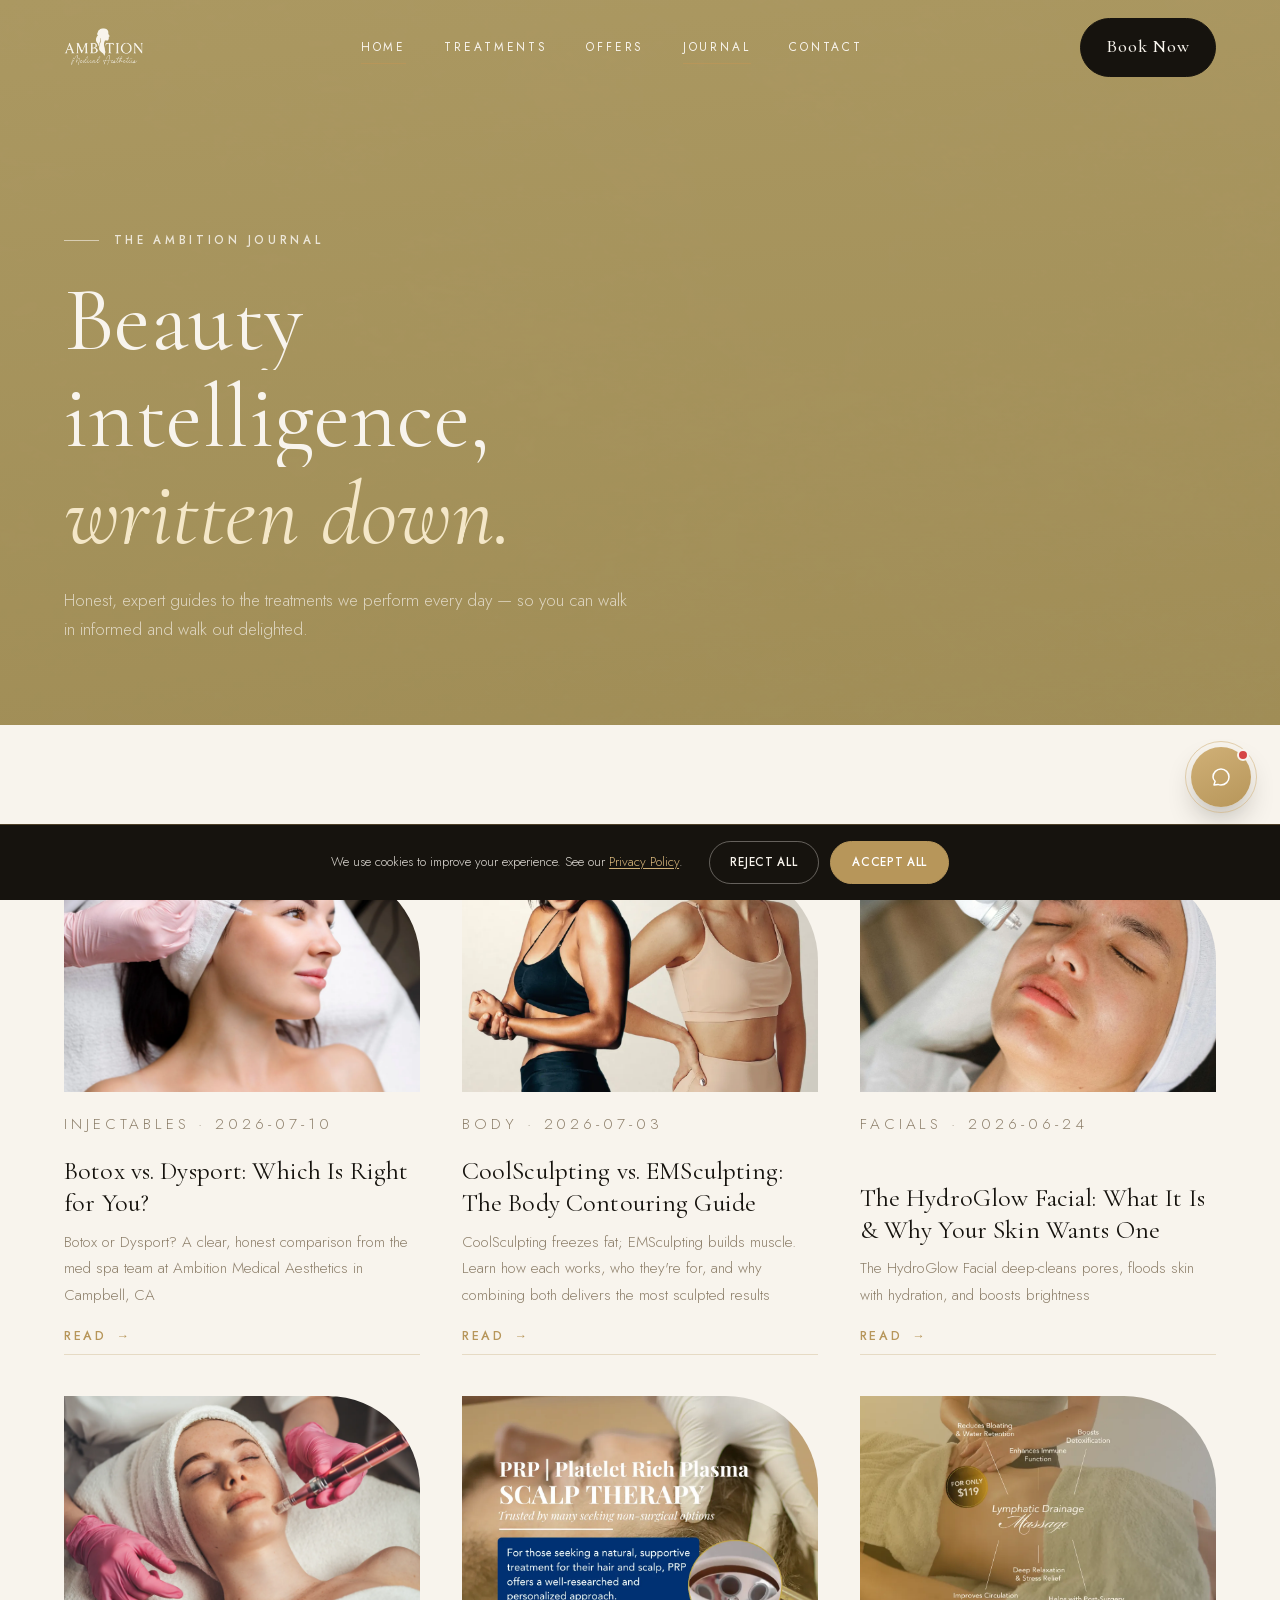
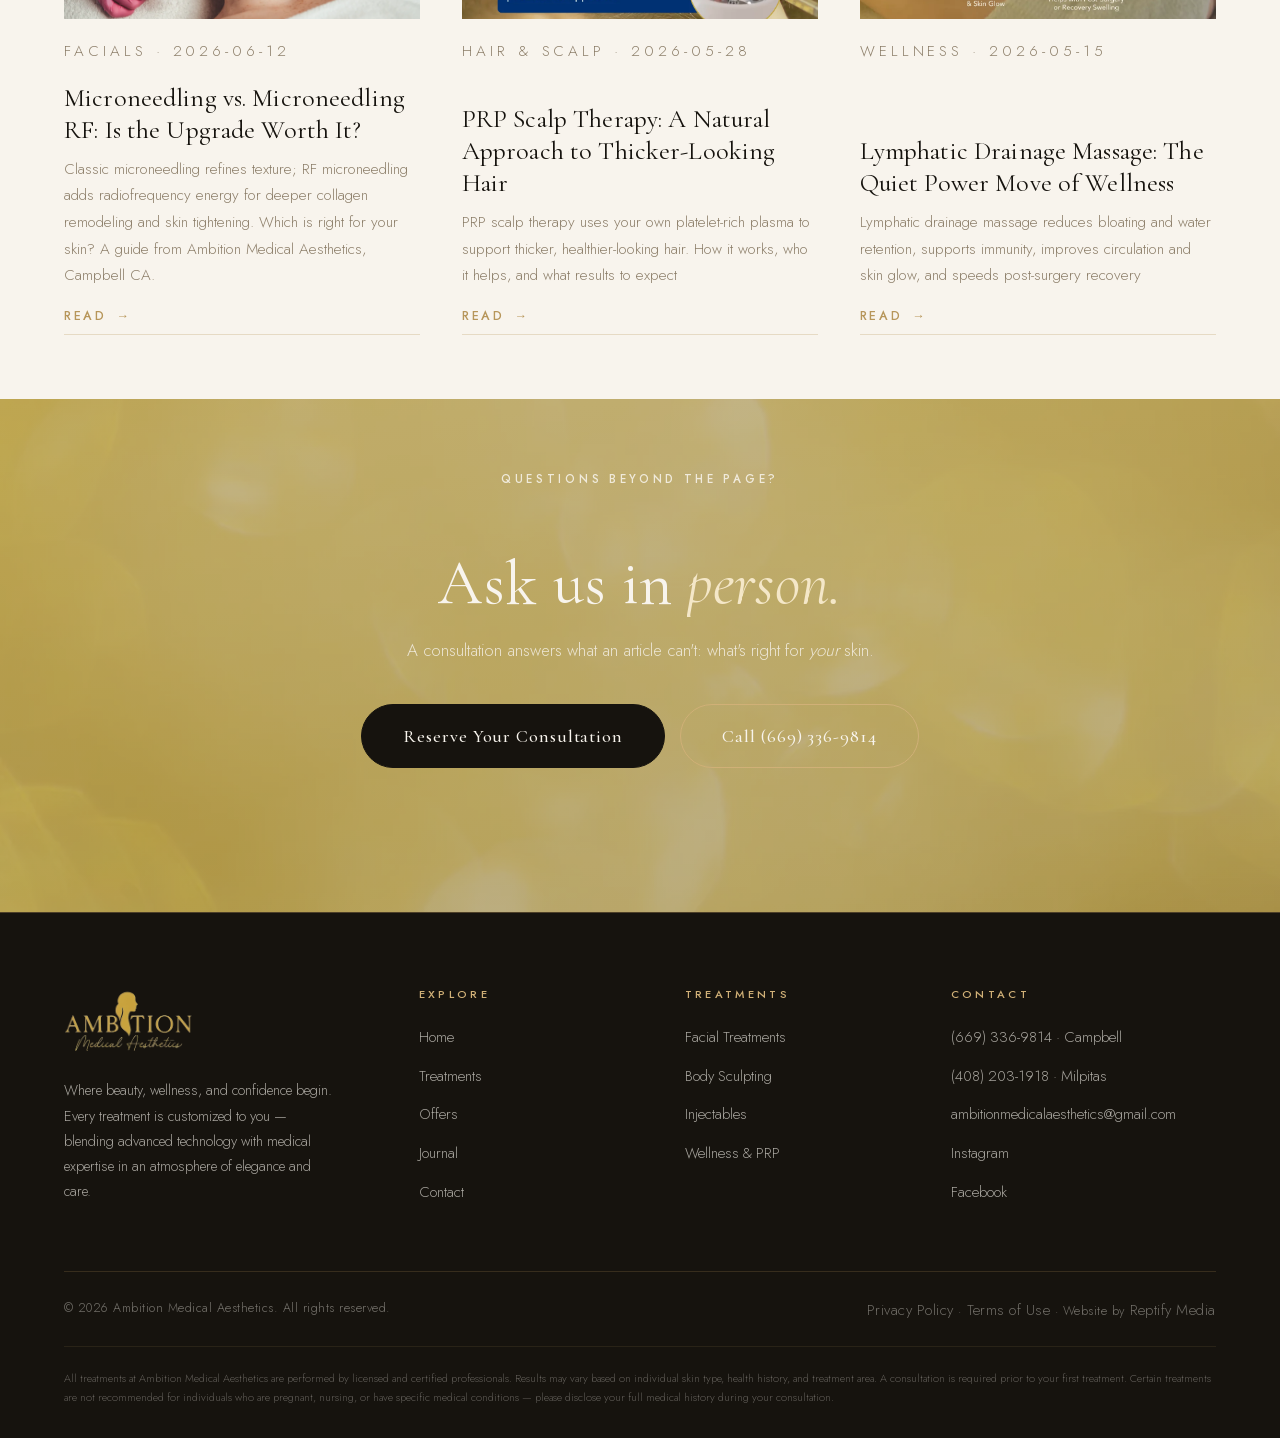
<file: blog.html>
<!DOCTYPE html>
<html lang="en">
<head>
<meta charset="UTF-8">
<meta name="viewport" content="width=device-width, initial-scale=1.0">
<title>The Journal | Expert Med Spa Guides — Ambition Medical Aesthetics</title>
<meta name="description" content="Expert, honest guides on Botox vs Dysport, CoolSculpting vs EMSculpting, HydroGlow facials, microneedling RF, PRP hair therapy and lymphatic massage — from the team at Ambition Medical Aesthetics, Campbell CA.">
<meta name="robots" content="noindex,nofollow"><!-- HOLD: owner has not reviewed the site yet. Switch to index,follow on approval. -->
<link rel="canonical" href="https://ambitionmedicalaesthetics.com/blog.html">
<meta property="og:type" content="website">
<meta property="og:title" content="The Journal | Expert Med Spa Guides — Ambition Medical Aesthetics">
<meta property="og:description" content="Expert, honest guides on Botox vs Dysport, CoolSculpting vs EMSculpting, HydroGlow facials, microneedling RF, PRP hair therapy and lymphatic massage — from the team at Ambition Medical Aesthetics, Campbell CA.">
<meta property="og:url" content="https://ambitionmedicalaesthetics.com/blog.html">
<meta property="og:image" content="https://ambitionmedicalaesthetics.com/assets/img/glow-portrait.webp">
<meta name="twitter:card" content="summary_large_image">
<meta name="theme-color" content="#16130e">
<link rel="icon" type="image/png" href="assets/img/favicon.png">
<link rel="stylesheet" href="assets/css/style.css?v=1785530871">
<script type="application/ld+json">{
 "@context": "https://schema.org",
 "@type": "Blog",
 "name": "The Ambition Journal",
 "url": "https://ambitionmedicalaesthetics.com/blog.html",
 "publisher": {
  "@id": "https://ambitionmedicalaesthetics.com/#business"
 },
 "blogPost": [
  {
   "@type": "BlogPosting",
   "headline": "Botox vs. Dysport: Which Is Right for You?",
   "url": "https://ambitionmedicalaesthetics.com/blog/botox-vs-dysport.html",
   "datePublished": "2026-07-10"
  },
  {
   "@type": "BlogPosting",
   "headline": "CoolSculpting vs. EMSculpting: The Body Contouring Guide",
   "url": "https://ambitionmedicalaesthetics.com/blog/coolsculpting-vs-emsculpting.html",
   "datePublished": "2026-07-03"
  },
  {
   "@type": "BlogPosting",
   "headline": "The HydroGlow Facial: What It Is & Why Your Skin Wants One",
   "url": "https://ambitionmedicalaesthetics.com/blog/hydroglow-facial-guide.html",
   "datePublished": "2026-06-24"
  },
  {
   "@type": "BlogPosting",
   "headline": "Microneedling vs. Microneedling RF: Is the Upgrade Worth It?",
   "url": "https://ambitionmedicalaesthetics.com/blog/microneedling-vs-microneedling-rf.html",
   "datePublished": "2026-06-12"
  },
  {
   "@type": "BlogPosting",
   "headline": "PRP Scalp Therapy: A Natural Approach to Thicker-Looking Hair",
   "url": "https://ambitionmedicalaesthetics.com/blog/prp-scalp-therapy-guide.html",
   "datePublished": "2026-05-28"
  },
  {
   "@type": "BlogPosting",
   "headline": "Lymphatic Drainage Massage: The Quiet Power Move of Wellness",
   "url": "https://ambitionmedicalaesthetics.com/blog/lymphatic-drainage-massage-benefits.html",
   "datePublished": "2026-05-15"
  }
 ]
}</script>
</head>
<body>
<a class="skip" href="#main">Skip to content</a>

<header class="header">
  <div class="wrap header__in">
    <a class="header__logo" href="index.html" aria-label="Ambition Medical Aesthetics — home">
      <img class="logo-light" src="assets/img/logo-ivory-sm.webp" alt="Ambition Medical Aesthetics" width="140" height="81">
      <img class="logo-dark" src="assets/img/logo-gold-sm.webp" alt="Ambition Medical Aesthetics" width="140" height="81">
    </a>
    <nav class="header__nav" aria-label="Primary">
      <a href="index.html">Home</a>
      <a href="services.html">Treatments</a>
      <a href="offers.html">Offers</a>
      <a href="blog.html">Journal</a>
      <a href="contact.html">Contact</a>
    </nav>
    <a class="btn btn--solid header__cta" href="contact.html">Book Now</a>
    <button class="header__burger" aria-label="Menu" aria-expanded="false">
      <span></span><span></span><span></span>
    </button>
  </div>
</header>

<nav class="mnav" aria-label="Mobile">
  <a class="mnav__link" href="index.html"><small>01</small>Home</a>
  <a class="mnav__link" href="services.html"><small>02</small>Treatments</a>
  <a class="mnav__link" href="offers.html"><small>03</small>Offers</a>
  <a class="mnav__link" href="blog.html"><small>04</small>Journal</a>
  <a class="mnav__link" href="contact.html"><small>05</small>Contact</a>
  <a class="mnav__link" href="tel:+16693369814"><small>06</small>Call Us</a>
  <div class="mnav__foot">
    <span>436 Marathon Dr, Campbell, CA · 236 N Abel St, Milpitas, CA</span>
    <a href="mailto:ambitionmedicalaesthetics@gmail.com">ambitionmedicalaesthetics@gmail.com</a>
  </div>
</nav>
<main id="main">

  <section class="phero phero--img">
    <div class="wrap">
      <p class="kicker">The Ambition Journal</p>
      <h1 class="words">Beauty intelligence, <em>written down.</em></h1>
      <p class="rv rv-d2">Honest, expert guides to the treatments we perform every day — so you can walk in informed and walk out delighted.</p>
    </div>
  </section>

  <section class="section">
    <div class="wrap">
      <div class="bgrid">
        <article class="bcard rv">
          <a class="bcard__media img-rv" href="blog/botox-vs-dysport.html">
            <img src="assets/img/injectables.webp" alt="A client receiving a precise injectable treatment" loading="lazy">
          </a>
          <p class="bcard__meta">Injectables · 2026-07-10</p>
          <h2 class="serif"><a href="blog/botox-vs-dysport.html">Botox vs. Dysport: Which Is Right for You?</a></h2>
          <p>Botox or Dysport? A clear, honest comparison from the med spa team at Ambition Medical Aesthetics in Campbell, CA</p>
          <a class="link-arrow" href="blog/botox-vs-dysport.html">Read <span aria-hidden="true">→</span></a>
        </article>
        <article class="bcard rv rv-d1">
          <a class="bcard__media img-rv" href="blog/coolsculpting-vs-emsculpting.html">
            <img src="assets/img/body-sculpting.webp" alt="Two women in athletic wear showing body sculpting results" loading="lazy">
          </a>
          <p class="bcard__meta">Body · 2026-07-03</p>
          <h2 class="serif"><a href="blog/coolsculpting-vs-emsculpting.html">CoolSculpting vs. EMSculpting: The Body Contouring Guide</a></h2>
          <p>CoolSculpting freezes fat; EMSculpting builds muscle. Learn how each works, who they're for, and why combining both delivers the most sculpted results</p>
          <a class="link-arrow" href="blog/coolsculpting-vs-emsculpting.html">Read <span aria-hidden="true">→</span></a>
        </article>
        <article class="bcard rv rv-d2">
          <a class="bcard__media img-rv" href="blog/hydroglow-facial-guide.html">
            <img src="assets/img/facial-treatment.webp" alt="A client receiving the HydroGlow facial treatment" loading="lazy">
          </a>
          <p class="bcard__meta">Facials · 2026-06-24</p>
          <h2 class="serif"><a href="blog/hydroglow-facial-guide.html">The HydroGlow Facial: What It Is & Why Your Skin Wants One</a></h2>
          <p>The HydroGlow Facial deep-cleans pores, floods skin with hydration, and boosts brightness</p>
          <a class="link-arrow" href="blog/hydroglow-facial-guide.html">Read <span aria-hidden="true">→</span></a>
        </article>
        <article class="bcard rv">
          <a class="bcard__media img-rv" href="blog/microneedling-vs-microneedling-rf.html">
            <img src="assets/img/microneedling-pink.webp" alt="RF microneedling treatment in progress" loading="lazy">
          </a>
          <p class="bcard__meta">Facials · 2026-06-12</p>
          <h2 class="serif"><a href="blog/microneedling-vs-microneedling-rf.html">Microneedling vs. Microneedling RF: Is the Upgrade Worth It?</a></h2>
          <p>Classic microneedling refines texture; RF microneedling adds radiofrequency energy for deeper collagen remodeling and skin tightening. Which is right for your skin? A guide from Ambition Medical Aesthetics, Campbell CA.</p>
          <a class="link-arrow" href="blog/microneedling-vs-microneedling-rf.html">Read <span aria-hidden="true">→</span></a>
        </article>
        <article class="bcard rv rv-d1">
          <a class="bcard__media img-rv" href="blog/prp-scalp-therapy-guide.html">
            <img src="assets/img/promo-prp.webp" alt="PRP scalp therapy treatment" loading="lazy">
          </a>
          <p class="bcard__meta">Hair & Scalp · 2026-05-28</p>
          <h2 class="serif"><a href="blog/prp-scalp-therapy-guide.html">PRP Scalp Therapy: A Natural Approach to Thicker-Looking Hair</a></h2>
          <p>PRP scalp therapy uses your own platelet-rich plasma to support thicker, healthier-looking hair. How it works, who it helps, and what results to expect</p>
          <a class="link-arrow" href="blog/prp-scalp-therapy-guide.html">Read <span aria-hidden="true">→</span></a>
        </article>
        <article class="bcard rv rv-d2">
          <a class="bcard__media img-rv" href="blog/lymphatic-drainage-massage-benefits.html">
            <img src="assets/img/promo-lymphatic.webp" alt="Lymphatic drainage massage session" loading="lazy">
          </a>
          <p class="bcard__meta">Wellness · 2026-05-15</p>
          <h2 class="serif"><a href="blog/lymphatic-drainage-massage-benefits.html">Lymphatic Drainage Massage: The Quiet Power Move of Wellness</a></h2>
          <p>Lymphatic drainage massage reduces bloating and water retention, supports immunity, improves circulation and skin glow, and speeds post-surgery recovery</p>
          <a class="link-arrow" href="blog/lymphatic-drainage-massage-benefits.html">Read <span aria-hidden="true">→</span></a>
        </article>
      </div>
    </div>
  </section>

  <section class="section cta cta--gold on-dark">
    <div class="wrap">
      <p class="kicker kicker--plain rv">Questions Beyond the Page?</p>
      <h2 class="words">Ask us in <em>person.</em></h2>
      <p class="rv rv-d2">A consultation answers what an article can't: what's right for <em>your</em> skin.</p>
      <div class="cta__btns rv rv-d3">
        <a class="btn btn--noir btn--wide" href="contact.html">Reserve Your Consultation</a>
        <a class="btn btn--light btn--wide" href="tel:+16693369814">Call (669) 336-9814</a>
      </div>
    </div>
  </section>

</main>

<footer class="footer">
  <div class="wrap">
    <div class="footer__grid">
      <div class="footer__brand">
        <img src="assets/img/logo-gold-sm.webp" alt="Ambition Medical Aesthetics">
        <p>Where beauty, wellness, and confidence begin. Every treatment is customized to you — blending advanced technology with medical expertise in an atmosphere of elegance and care.</p>
      </div>
      <div>
        <h4>Explore</h4>
        <ul>
          <li><a href="index.html">Home</a></li>
          <li><a href="services.html">Treatments</a></li>
          <li><a href="offers.html">Offers</a></li>
          <li><a href="blog.html">Journal</a></li>
          <li><a href="contact.html">Contact</a></li>
        </ul>
      </div>
      <div>
        <h4>Treatments</h4>
        <ul>
          <li><a href="services.html#face">Facial Treatments</a></li>
          <li><a href="services.html#body">Body Sculpting</a></li>
          <li><a href="services.html#injectables">Injectables</a></li>
          <li><a href="services.html#wellness">Wellness &amp; PRP</a></li>
        </ul>
      </div>
      <div>
        <h4>Contact</h4>
        <ul>
          <li><a href="tel:+16693369814">(669) 336-9814 · Campbell</a></li>
          <li><a href="tel:+14082031918">(408) 203-1918 · Milpitas</a></li>
          <li><a href="mailto:ambitionmedicalaesthetics@gmail.com">ambitionmedicalaesthetics@gmail.com</a></li>
          <li><a href="https://www.instagram.com/ambitionaesthetics.ca/" target="_blank" rel="noopener">Instagram</a></li>
          <li><a href="https://www.facebook.com/profile.php?id=61581451716717" target="_blank" rel="noopener">Facebook</a></li>
        </ul>
      </div>
    </div>
    <div class="footer__bar">
      <span>© <span data-year>2026</span> Ambition Medical Aesthetics. All rights reserved.</span>
      <span><a href="privacy.html">Privacy Policy</a> · <a href="terms.html">Terms of Use</a> &middot; Website by <a href="https://reptifymedia.com" target="_blank" rel="noopener">Reptify Media</a></span>
    </div>
    <p class="footer__legal">All treatments at Ambition Medical Aesthetics are performed by licensed and certified professionals. Results may vary based on individual skin type, health history, and treatment area. A consultation is required prior to your first treatment. Certain treatments are not recommended for individuals who are pregnant, nursing, or have specific medical conditions &mdash; please disclose your full medical history during your consultation.</p>
  </div>
</footer>

<script src="assets/js/main.js?v=1785439358" defer></script>
</body>
</html>
</file>
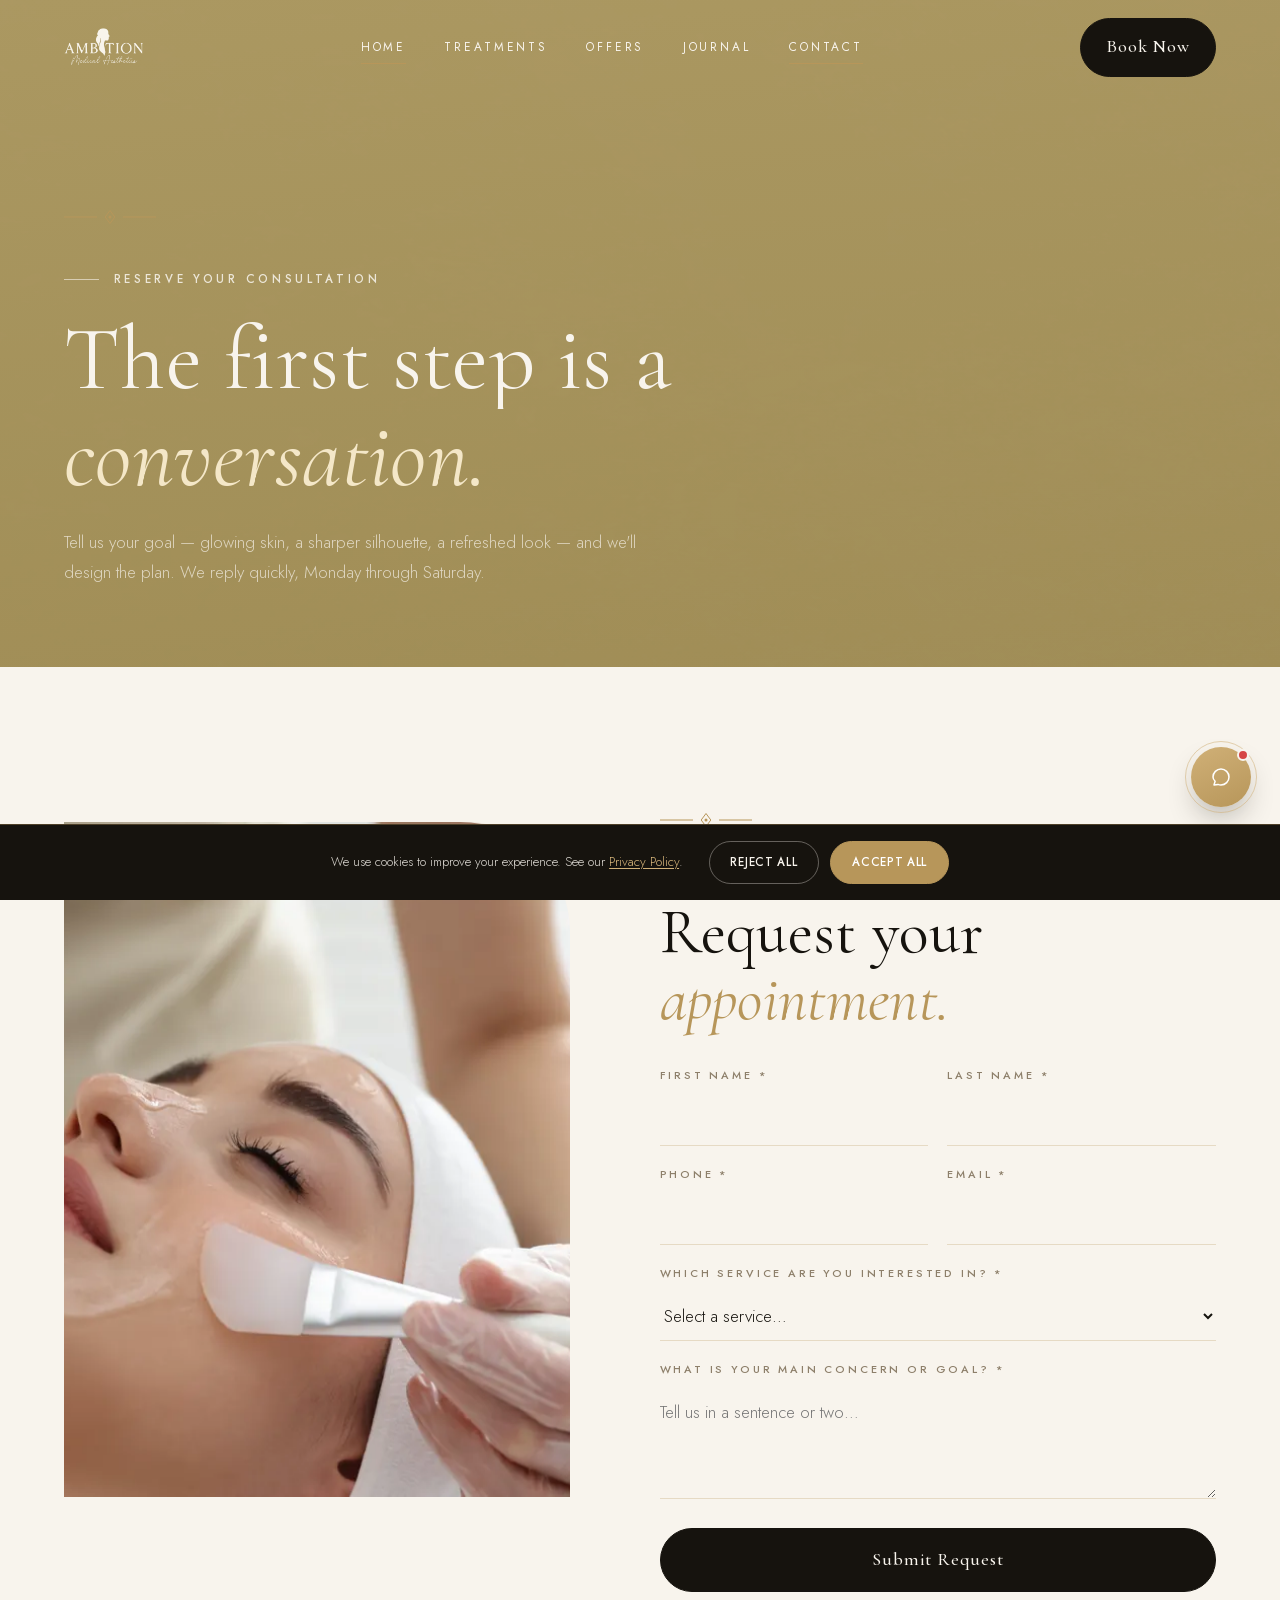
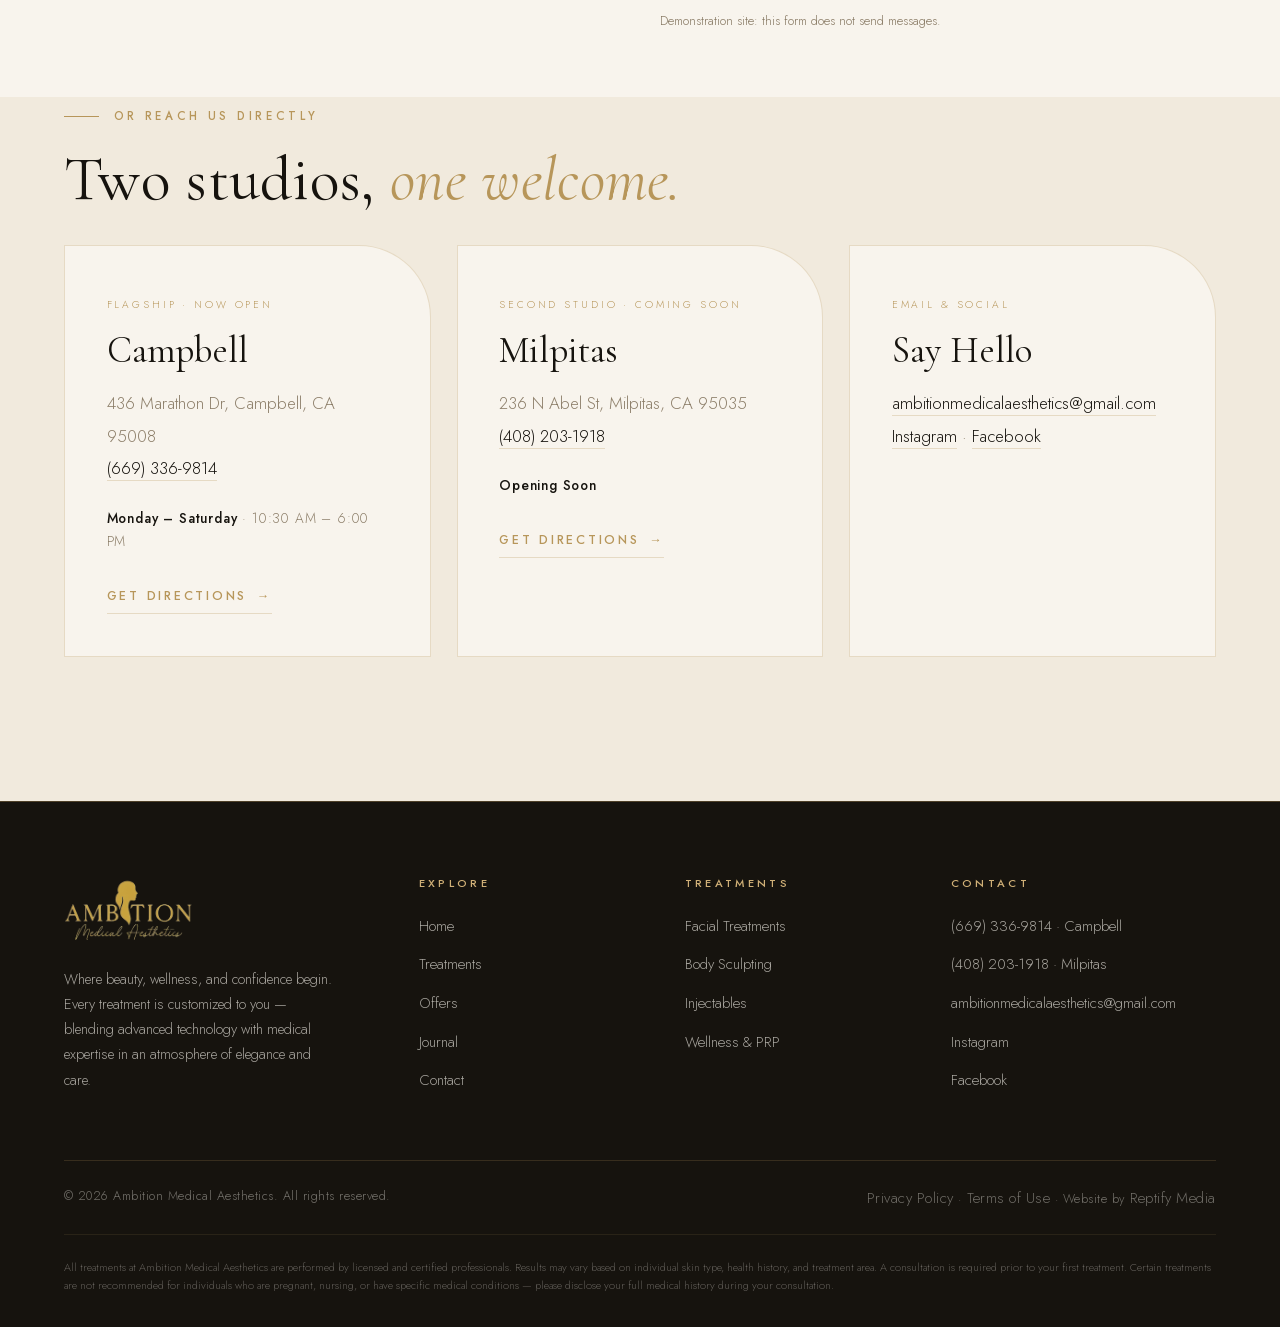
<file: contact.html>
<!DOCTYPE html>
<html lang="en">
<head>
<meta charset="UTF-8">
<meta name="viewport" content="width=device-width, initial-scale=1.0">
<title>Book a Consultation | Ambition Medical Aesthetics — Campbell & Milpitas, CA</title>
<meta name="description" content="Book your med spa consultation at Ambition Medical Aesthetics. Call (669) 336-9814, visit us at 436 Marathon Dr Campbell CA, or request an appointment online. Open Mon–Sat 10:30 AM–6:00 PM.">
<meta name="robots" content="noindex,nofollow"><!-- HOLD: owner has not reviewed the site yet. Switch to index,follow on approval. -->
<link rel="canonical" href="https://ambitionmedicalaesthetics.com/contact.html">
<meta property="og:type" content="website">
<meta property="og:title" content="Book a Consultation | Ambition Medical Aesthetics — Campbell & Milpitas, CA">
<meta property="og:description" content="Book your med spa consultation at Ambition Medical Aesthetics. Call (669) 336-9814, visit us at 436 Marathon Dr Campbell CA, or request an appointment online. Open Mon–Sat 10:30 AM–6:00 PM.">
<meta property="og:url" content="https://ambitionmedicalaesthetics.com/contact.html">
<meta property="og:image" content="https://ambitionmedicalaesthetics.com/assets/img/glow-portrait.webp">
<meta name="twitter:card" content="summary_large_image">
<meta name="theme-color" content="#16130e">
<link rel="icon" type="image/png" href="assets/img/favicon.png">
<link rel="stylesheet" href="assets/css/style.css?v=1785530871">
<script type="application/ld+json">{"@context": "https://schema.org", "@type": "ContactPage", "name": "Contact Ambition Medical Aesthetics", "url": "https://ambitionmedicalaesthetics.com/contact.html", "about": {"@id": "https://ambitionmedicalaesthetics.com/#business"}}</script>
</head>
<body>
<a class="skip" href="#main">Skip to content</a>

<header class="header">
  <div class="wrap header__in">
    <a class="header__logo" href="index.html" aria-label="Ambition Medical Aesthetics — home">
      <img class="logo-light" src="assets/img/logo-ivory-sm.webp" alt="Ambition Medical Aesthetics" width="140" height="81">
      <img class="logo-dark" src="assets/img/logo-gold-sm.webp" alt="Ambition Medical Aesthetics" width="140" height="81">
    </a>
    <nav class="header__nav" aria-label="Primary">
      <a href="index.html">Home</a>
      <a href="services.html">Treatments</a>
      <a href="offers.html">Offers</a>
      <a href="blog.html">Journal</a>
      <a href="contact.html">Contact</a>
    </nav>
    <a class="btn btn--solid header__cta" href="contact.html">Book Now</a>
    <button class="header__burger" aria-label="Menu" aria-expanded="false">
      <span></span><span></span><span></span>
    </button>
  </div>
</header>

<nav class="mnav" aria-label="Mobile">
  <a class="mnav__link" href="index.html"><small>01</small>Home</a>
  <a class="mnav__link" href="services.html"><small>02</small>Treatments</a>
  <a class="mnav__link" href="offers.html"><small>03</small>Offers</a>
  <a class="mnav__link" href="blog.html"><small>04</small>Journal</a>
  <a class="mnav__link" href="contact.html"><small>05</small>Contact</a>
  <a class="mnav__link" href="tel:+16693369814"><small>06</small>Call Us</a>
  <div class="mnav__foot">
    <span>436 Marathon Dr, Campbell, CA · 236 N Abel St, Milpitas, CA</span>
    <a href="mailto:ambitionmedicalaesthetics@gmail.com">ambitionmedicalaesthetics@gmail.com</a>
  </div>
</nav>
<main id="main">

  <section class="phero phero--img">
    <div class="wrap">
      <div class="orn" aria-hidden="true"><svg viewBox="0 0 92 18" fill="none"><path d="M0 9h33M59 9h33" stroke="currentColor" stroke-width="1"/><path d="M46 2.5l4.8 6.5-4.8 6.5-4.8-6.5z" stroke="currentColor" stroke-width="1"/><circle cx="46" cy="9" r="1.5" fill="currentColor"/></svg></div>
      <p class="kicker">Reserve Your Consultation</p>
      <h1 class="words">The first step is a <em>conversation.</em></h1>
      <p class="rv rv-d2">Tell us your goal — glowing skin, a sharper silhouette, a refreshed look — and we'll design the plan. We reply quickly, Monday through Saturday.</p>
    </div>
  </section>

  <section class="section">
    <div class="wrap split" style="align-items:start">
      <div class="split__media img-rv plx" data-depth="14">
        <img src="assets/img/hero-spa-sm.webp" alt="A calm consultation room at Ambition Medical Aesthetics" loading="lazy">
      </div>
      <div class="split__body">
        <div class="orn" aria-hidden="true"><svg viewBox="0 0 92 18" fill="none"><path d="M0 9h33M59 9h33" stroke="currentColor" stroke-width="1"/><path d="M46 2.5l4.8 6.5-4.8 6.5-4.8-6.5z" stroke="currentColor" stroke-width="1"/><circle cx="46" cy="9" r="1.5" fill="currentColor"/></svg></div>
        <p class="kicker rv">Book Now</p>
        <h2 class="rv rv-d1" style="margin-block:1.2rem 2rem">Request your <em>appointment.</em></h2>
        <form class="form rv rv-d2" id="demo-form" onsubmit="return false">
          <div class="form__row">
            <div><label for="fn">First Name *</label><input id="fn" name="first_name" type="text" required autocomplete="given-name"></div>
            <div><label for="ln">Last Name *</label><input id="ln" name="last_name" type="text" required autocomplete="family-name"></div>
          </div>
          <div class="form__row">
            <div><label for="ph">Phone *</label><input id="ph" name="phone" type="tel" required autocomplete="tel"></div>
            <div><label for="em">Email *</label><input id="em" name="email" type="email" required autocomplete="email"></div>
          </div>
          <div>
            <label for="svc">Which service are you interested in? *</label>
            <select id="svc" name="service" required>
              <option value="">Select a service…</option>
              <option>Facial Treatments</option>
              <option>Body Treatments</option>
              <option>Injectables (Botox, Dysport, Fillers)</option>
              <option>PRP Scalp Therapy</option>
              <option>Lymphatic Drainage Massage</option>
              <option>Not sure — help me choose</option>
            </select>
          </div>
          <div>
            <label for="msg">What is your main concern or goal? *</label>
            <textarea id="msg" name="goal" required placeholder="Tell us in a sentence or two…"></textarea>
          </div>
          <button class="btn btn--noir btn--wide" type="submit">Submit Request</button>
          <p id="demo-note" role="status" aria-live="polite" style="font-size:.78rem;color:var(--taupe)">Demonstration site: this form does not send messages.</p>
        </form>
        <script>document.getElementById('demo-form').addEventListener('submit',function(e){e.preventDefault();document.getElementById('demo-note').textContent='Thank you. This is a demonstration site, so your request was not sent.';});</script>
      </div>
    </div>
  </section>

  <section class="section section--cream" style="padding-top:0">
    <div class="wrap">
      <p class="kicker rv">Or Reach Us Directly</p>
      <h2 class="rv rv-d1" style="margin-block:1.2rem 2rem">Two studios, <em>one welcome.</em></h2>
      <div class="locs locs--3 mt-2">
        <div class="loc rv">
          <span class="loc__badge">Flagship · Now Open</span>
          <h3>Campbell</h3>
          <address>436 Marathon Dr, Campbell, CA 95008<br><a href="tel:+16693369814">(669) 336-9814</a></address>
          <p class="loc__hours"><strong>Monday – Saturday</strong> · 10:30 AM – 6:00 PM</p>
          <a class="link-arrow" href="https://maps.google.com/?q=436+Marathon+Dr,+Campbell,+CA+95008" target="_blank" rel="noopener">Get Directions <span aria-hidden="true">→</span></a>
        </div>
        <div class="loc rv rv-d1">
          <span class="loc__badge">Second Studio · Coming Soon</span>
          <h3>Milpitas</h3>
          <address>236 N Abel St, Milpitas, CA 95035<br><a href="tel:+14082031918">(408) 203-1918</a></address>
          <p class="loc__hours"><strong>Opening Soon</strong></p>
          <a class="link-arrow" href="https://maps.google.com/?q=236+N+Abel+St,+Milpitas,+CA+95035" target="_blank" rel="noopener">Get Directions <span aria-hidden="true">→</span></a>
        </div>
        <div class="loc rv rv-d2">
          <span class="loc__badge">Email &amp; Social</span>
          <h3>Say Hello</h3>
          <address>
            <a href="mailto:ambitionmedicalaesthetics@gmail.com">ambitionmedicalaesthetics@gmail.com</a><br>
            <a href="https://www.instagram.com/ambitionaesthetics.ca/" target="_blank" rel="noopener">Instagram</a> · <a href="https://www.facebook.com/profile.php?id=61581451716717" target="_blank" rel="noopener">Facebook</a>
          </address>
        </div>
      </div>
    </div>
  </section>

</main>

<footer class="footer">
  <div class="wrap">
    <div class="footer__grid">
      <div class="footer__brand">
        <img src="assets/img/logo-gold-sm.webp" alt="Ambition Medical Aesthetics">
        <p>Where beauty, wellness, and confidence begin. Every treatment is customized to you — blending advanced technology with medical expertise in an atmosphere of elegance and care.</p>
      </div>
      <div>
        <h4>Explore</h4>
        <ul>
          <li><a href="index.html">Home</a></li>
          <li><a href="services.html">Treatments</a></li>
          <li><a href="offers.html">Offers</a></li>
          <li><a href="blog.html">Journal</a></li>
          <li><a href="contact.html">Contact</a></li>
        </ul>
      </div>
      <div>
        <h4>Treatments</h4>
        <ul>
          <li><a href="services.html#face">Facial Treatments</a></li>
          <li><a href="services.html#body">Body Sculpting</a></li>
          <li><a href="services.html#injectables">Injectables</a></li>
          <li><a href="services.html#wellness">Wellness &amp; PRP</a></li>
        </ul>
      </div>
      <div>
        <h4>Contact</h4>
        <ul>
          <li><a href="tel:+16693369814">(669) 336-9814 · Campbell</a></li>
          <li><a href="tel:+14082031918">(408) 203-1918 · Milpitas</a></li>
          <li><a href="mailto:ambitionmedicalaesthetics@gmail.com">ambitionmedicalaesthetics@gmail.com</a></li>
          <li><a href="https://www.instagram.com/ambitionaesthetics.ca/" target="_blank" rel="noopener">Instagram</a></li>
          <li><a href="https://www.facebook.com/profile.php?id=61581451716717" target="_blank" rel="noopener">Facebook</a></li>
        </ul>
      </div>
    </div>
    <div class="footer__bar">
      <span>© <span data-year>2026</span> Ambition Medical Aesthetics. All rights reserved.</span>
      <span><a href="privacy.html">Privacy Policy</a> · <a href="terms.html">Terms of Use</a> &middot; Website by <a href="https://reptifymedia.com" target="_blank" rel="noopener">Reptify Media</a></span>
    </div>
    <p class="footer__legal">All treatments at Ambition Medical Aesthetics are performed by licensed and certified professionals. Results may vary based on individual skin type, health history, and treatment area. A consultation is required prior to your first treatment. Certain treatments are not recommended for individuals who are pregnant, nursing, or have specific medical conditions &mdash; please disclose your full medical history during your consultation.</p>
  </div>
</footer>

<script src="assets/js/main.js?v=1785439358" defer></script>
</body>
</html>
</file>
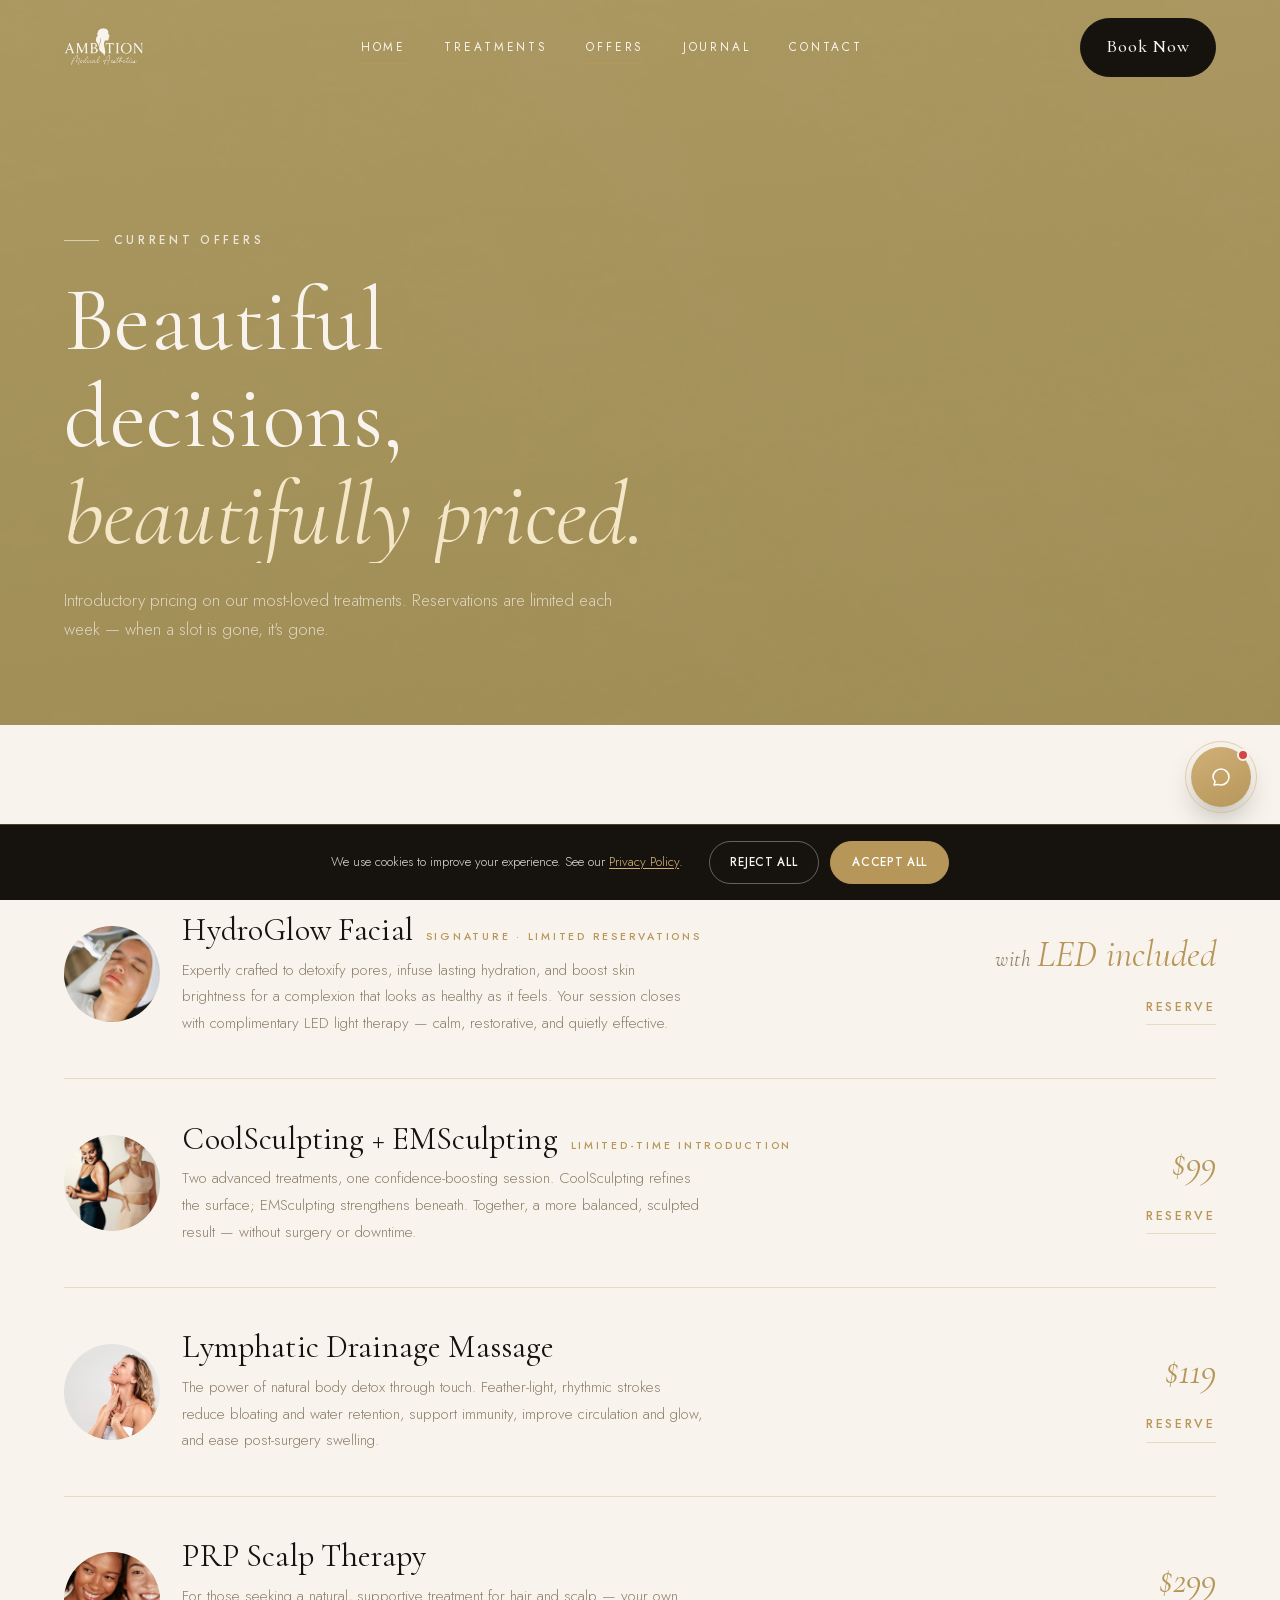
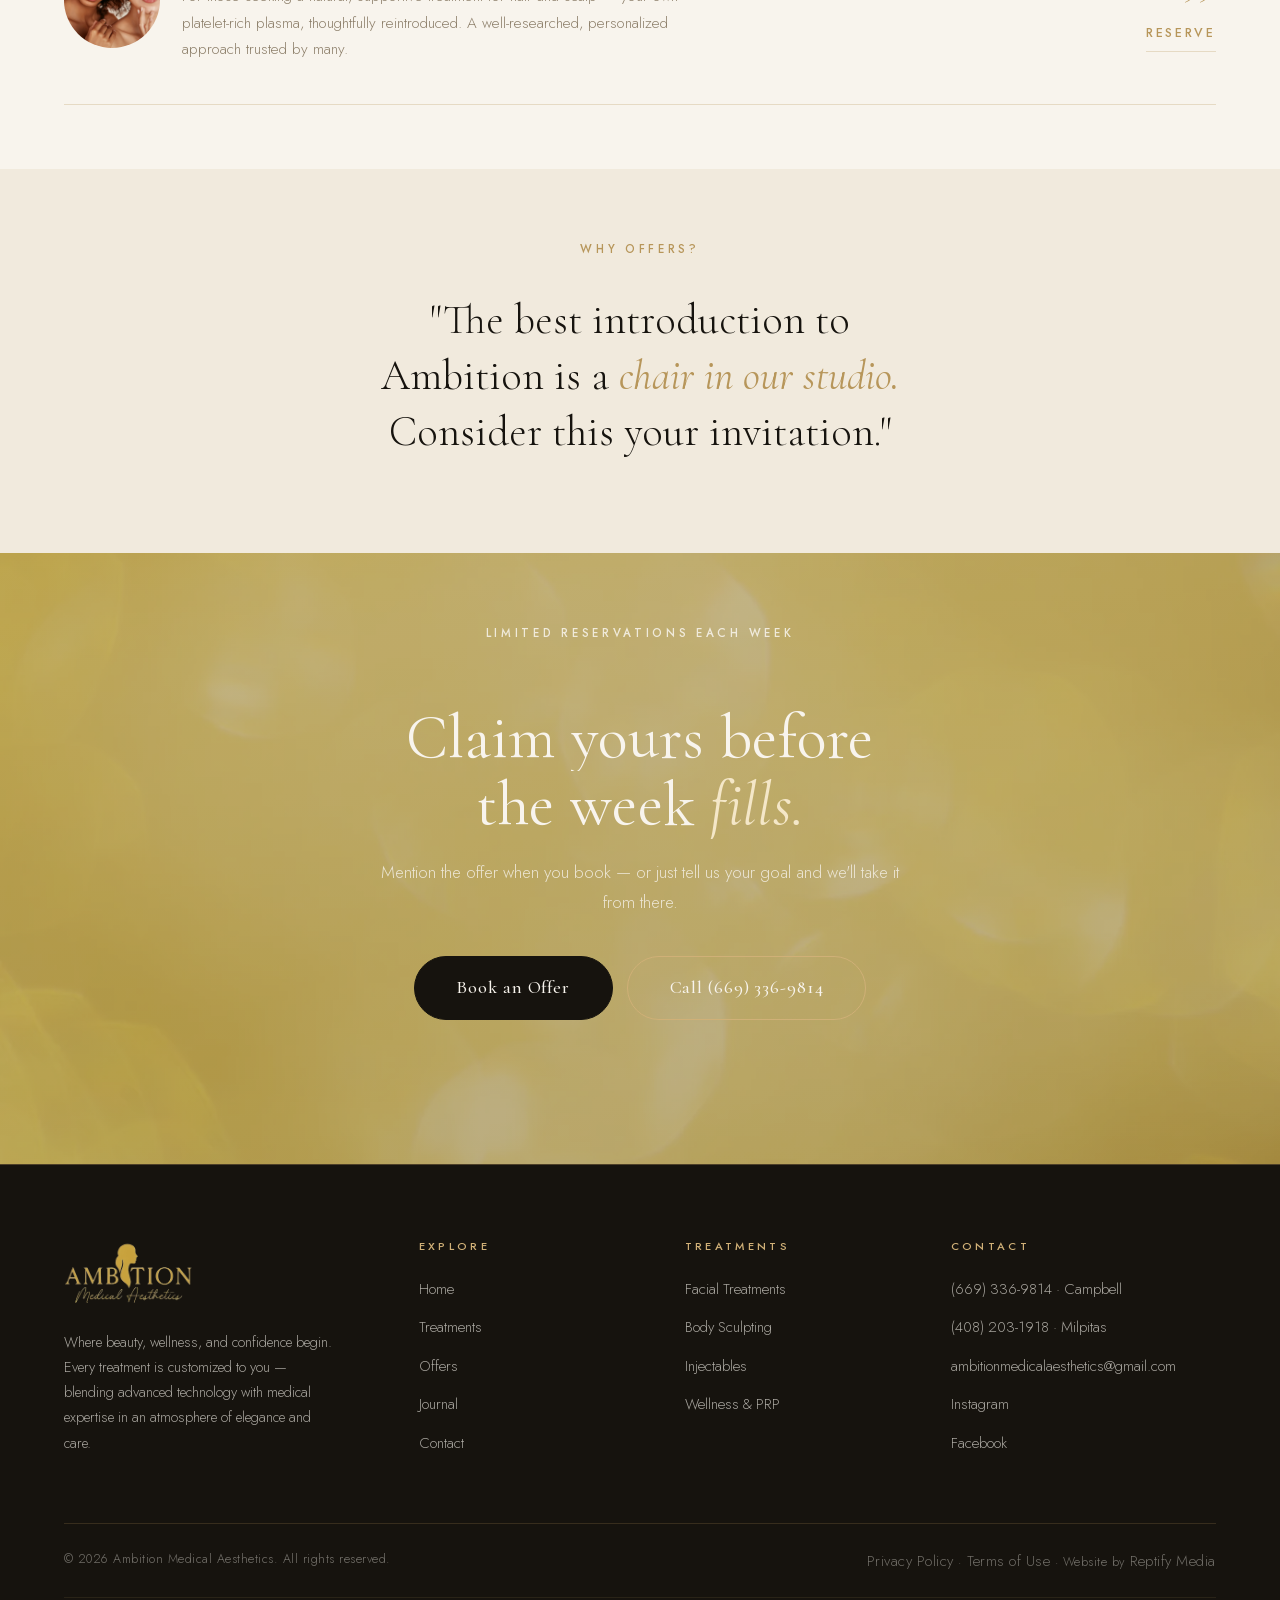
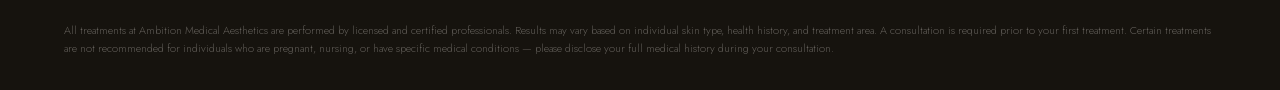
<file: offers.html>
<!DOCTYPE html>
<html lang="en">
<head>
<meta charset="UTF-8">
<meta name="viewport" content="width=device-width, initial-scale=1.0">
<title>Special Offers | $99 Body Contouring, $119 Lymphatic Massage, $299 PRP — Ambition Medical Aesthetics</title>
<meta name="description" content="Limited-time med spa offers in Campbell & Milpitas CA: CoolSculpting + EMSculpting for $99, Lymphatic Drainage Massage $119, PRP Scalp Therapy $299, and HydroGlow Facial with free LED therapy. Reserve today.">
<meta name="robots" content="noindex,nofollow"><!-- HOLD: owner has not reviewed the site yet. Switch to index,follow on approval. -->
<link rel="canonical" href="https://ambitionmedicalaesthetics.com/offers.html">
<meta property="og:type" content="website">
<meta property="og:title" content="Special Offers | $99 Body Contouring, $119 Lymphatic Massage, $299 PRP — Ambition Medical Aesthetics">
<meta property="og:description" content="Limited-time med spa offers in Campbell & Milpitas CA: CoolSculpting + EMSculpting for $99, Lymphatic Drainage Massage $119, PRP Scalp Therapy $299, and HydroGlow Facial with free LED therapy. Reserve today.">
<meta property="og:url" content="https://ambitionmedicalaesthetics.com/offers.html">
<meta property="og:image" content="https://ambitionmedicalaesthetics.com/assets/img/glow-portrait.webp">
<meta name="twitter:card" content="summary_large_image">
<meta name="theme-color" content="#16130e">
<link rel="icon" type="image/png" href="assets/img/favicon.png">
<link rel="stylesheet" href="assets/css/style.css?v=1785530871">
<script type="application/ld+json">{
 "@context": "https://schema.org",
 "@type": "OfferCatalog",
 "name": "Current Offers \u2014 Ambition Medical Aesthetics",
 "url": "https://ambitionmedicalaesthetics.com/offers.html",
 "itemListElement": [
  {
   "@type": "Offer",
   "name": "HydroGlow Facial Treatment + Free LED Light Therapy",
   "itemOffered": {
    "@type": "Service",
    "name": "HydroGlow Facial Treatment"
   }
  },
  {
   "@type": "Offer",
   "name": "CoolSculpting + EMSculpting Body Contouring Special",
   "price": "99",
   "priceCurrency": "USD",
   "itemOffered": {
    "@type": "Service",
    "name": "CoolSculpting + EMSculpting Session"
   }
  },
  {
   "@type": "Offer",
   "name": "Lymphatic Drainage Massage",
   "price": "119",
   "priceCurrency": "USD",
   "itemOffered": {
    "@type": "Service",
    "name": "Lymphatic Drainage Massage"
   }
  },
  {
   "@type": "Offer",
   "name": "PRP Scalp Therapy",
   "price": "299",
   "priceCurrency": "USD",
   "itemOffered": {
    "@type": "Service",
    "name": "PRP Scalp Therapy"
   }
  }
 ]
}</script>
</head>
<body>
<a class="skip" href="#main">Skip to content</a>

<header class="header">
  <div class="wrap header__in">
    <a class="header__logo" href="index.html" aria-label="Ambition Medical Aesthetics — home">
      <img class="logo-light" src="assets/img/logo-ivory-sm.webp" alt="Ambition Medical Aesthetics" width="140" height="81">
      <img class="logo-dark" src="assets/img/logo-gold-sm.webp" alt="Ambition Medical Aesthetics" width="140" height="81">
    </a>
    <nav class="header__nav" aria-label="Primary">
      <a href="index.html">Home</a>
      <a href="services.html">Treatments</a>
      <a href="offers.html">Offers</a>
      <a href="blog.html">Journal</a>
      <a href="contact.html">Contact</a>
    </nav>
    <a class="btn btn--solid header__cta" href="contact.html">Book Now</a>
    <button class="header__burger" aria-label="Menu" aria-expanded="false">
      <span></span><span></span><span></span>
    </button>
  </div>
</header>

<nav class="mnav" aria-label="Mobile">
  <a class="mnav__link" href="index.html"><small>01</small>Home</a>
  <a class="mnav__link" href="services.html"><small>02</small>Treatments</a>
  <a class="mnav__link" href="offers.html"><small>03</small>Offers</a>
  <a class="mnav__link" href="blog.html"><small>04</small>Journal</a>
  <a class="mnav__link" href="contact.html"><small>05</small>Contact</a>
  <a class="mnav__link" href="tel:+16693369814"><small>06</small>Call Us</a>
  <div class="mnav__foot">
    <span>436 Marathon Dr, Campbell, CA · 236 N Abel St, Milpitas, CA</span>
    <a href="mailto:ambitionmedicalaesthetics@gmail.com">ambitionmedicalaesthetics@gmail.com</a>
  </div>
</nav>
<main id="main">

  <section class="phero phero--img">
    <div class="wrap">
      <p class="kicker">Current Offers</p>
      <h1 class="words">Beautiful decisions, <em>beautifully priced.</em></h1>
      <p class="rv rv-d2">Introductory pricing on our most-loved treatments. Reservations are limited each week — when a slot is gone, it's gone.</p>
    </div>
  </section>

  <section class="section">
    <div class="wrap">
      <div class="menu">
        <article class="menu__item rv">
          <div class="menu__thumb"><img src="assets/img/facial-treatment-sm.webp" alt="HydroGlow Facial Treatment" loading="lazy"></div>
          <div class="menu__body">
            <h3>HydroGlow Facial <span class="menu__note">Signature · Limited Reservations</span></h3>
            <p>Expertly crafted to detoxify pores, infuse lasting hydration, and boost skin brightness for a complexion that looks as healthy as it feels. Your session closes with complimentary LED light therapy — calm, restorative, and quietly effective.</p>
          </div>
          <div class="menu__right"><span class="menu__price"><small>with </small>LED included</span><a class="link-arrow" href="contact.html">Reserve</a></div>
        </article>
        <article class="menu__item rv">
          <div class="menu__thumb"><img src="assets/img/body-sculpting-sm.webp" alt="CoolSculpting and EMSculpting body contouring" loading="lazy"></div>
          <div class="menu__body">
            <h3>CoolSculpting + EMSculpting <span class="menu__note">Limited-Time Introduction</span></h3>
            <p>Two advanced treatments, one confidence-boosting session. CoolSculpting refines the surface; EMSculpting strengthens beneath. Together, a more balanced, sculpted result — without surgery or downtime.</p>
          </div>
          <div class="menu__right"><span class="menu__price">$99</span><a class="link-arrow" href="contact.html">Reserve</a></div>
        </article>
        <article class="menu__item rv">
          <div class="menu__thumb"><img src="assets/img/glow-portrait-sm.webp" alt="Lymphatic drainage massage" loading="lazy"></div>
          <div class="menu__body">
            <h3>Lymphatic Drainage Massage</h3>
            <p>The power of natural body detox through touch. Feather-light, rhythmic strokes reduce bloating and water retention, support immunity, improve circulation and glow, and ease post-surgery swelling.</p>
          </div>
          <div class="menu__right"><span class="menu__price">$119</span><a class="link-arrow" href="contact.html">Reserve</a></div>
        </article>
        <article class="menu__item rv">
          <div class="menu__thumb"><img src="assets/img/radiant-duo-sm.webp" alt="PRP scalp therapy" loading="lazy"></div>
          <div class="menu__body">
            <h3>PRP Scalp Therapy</h3>
            <p>For those seeking a natural, supportive treatment for hair and scalp — your own platelet-rich plasma, thoughtfully reintroduced. A well-researched, personalized approach trusted by many.</p>
          </div>
          <div class="menu__right"><span class="menu__price">$299</span><a class="link-arrow" href="contact.html">Reserve</a></div>
        </article>
      </div>
    </div>
  </section>

  <section class="section quote">
    <div class="wrap">
      <p class="kicker kicker--plain rv">Why Offers?</p>
      <blockquote class="words">"The best introduction to Ambition is a <em>chair in our studio.</em> Consider this your invitation."</blockquote>
    </div>
  </section>

  <section class="section cta cta--gold on-dark">
    <div class="wrap">
      <p class="kicker kicker--plain rv">Limited Reservations Each Week</p>
      <h2 class="words">Claim yours before the week <em>fills.</em></h2>
      <p class="rv rv-d2">Mention the offer when you book — or just tell us your goal and we'll take it from there.</p>
      <div class="cta__btns rv rv-d3">
        <a class="btn btn--noir btn--wide" href="contact.html">Book an Offer</a>
        <a class="btn btn--light btn--wide" href="tel:+16693369814">Call (669) 336-9814</a>
      </div>
    </div>
  </section>

</main>

<footer class="footer">
  <div class="wrap">
    <div class="footer__grid">
      <div class="footer__brand">
        <img src="assets/img/logo-gold-sm.webp" alt="Ambition Medical Aesthetics">
        <p>Where beauty, wellness, and confidence begin. Every treatment is customized to you — blending advanced technology with medical expertise in an atmosphere of elegance and care.</p>
      </div>
      <div>
        <h4>Explore</h4>
        <ul>
          <li><a href="index.html">Home</a></li>
          <li><a href="services.html">Treatments</a></li>
          <li><a href="offers.html">Offers</a></li>
          <li><a href="blog.html">Journal</a></li>
          <li><a href="contact.html">Contact</a></li>
        </ul>
      </div>
      <div>
        <h4>Treatments</h4>
        <ul>
          <li><a href="services.html#face">Facial Treatments</a></li>
          <li><a href="services.html#body">Body Sculpting</a></li>
          <li><a href="services.html#injectables">Injectables</a></li>
          <li><a href="services.html#wellness">Wellness &amp; PRP</a></li>
        </ul>
      </div>
      <div>
        <h4>Contact</h4>
        <ul>
          <li><a href="tel:+16693369814">(669) 336-9814 · Campbell</a></li>
          <li><a href="tel:+14082031918">(408) 203-1918 · Milpitas</a></li>
          <li><a href="mailto:ambitionmedicalaesthetics@gmail.com">ambitionmedicalaesthetics@gmail.com</a></li>
          <li><a href="https://www.instagram.com/ambitionaesthetics.ca/" target="_blank" rel="noopener">Instagram</a></li>
          <li><a href="https://www.facebook.com/profile.php?id=61581451716717" target="_blank" rel="noopener">Facebook</a></li>
        </ul>
      </div>
    </div>
    <div class="footer__bar">
      <span>© <span data-year>2026</span> Ambition Medical Aesthetics. All rights reserved.</span>
      <span><a href="privacy.html">Privacy Policy</a> · <a href="terms.html">Terms of Use</a> &middot; Website by <a href="https://reptifymedia.com" target="_blank" rel="noopener">Reptify Media</a></span>
    </div>
    <p class="footer__legal">All treatments at Ambition Medical Aesthetics are performed by licensed and certified professionals. Results may vary based on individual skin type, health history, and treatment area. A consultation is required prior to your first treatment. Certain treatments are not recommended for individuals who are pregnant, nursing, or have specific medical conditions &mdash; please disclose your full medical history during your consultation.</p>
  </div>
</footer>

<script src="assets/js/main.js?v=1785439358" defer></script>
</body>
</html>
</file>
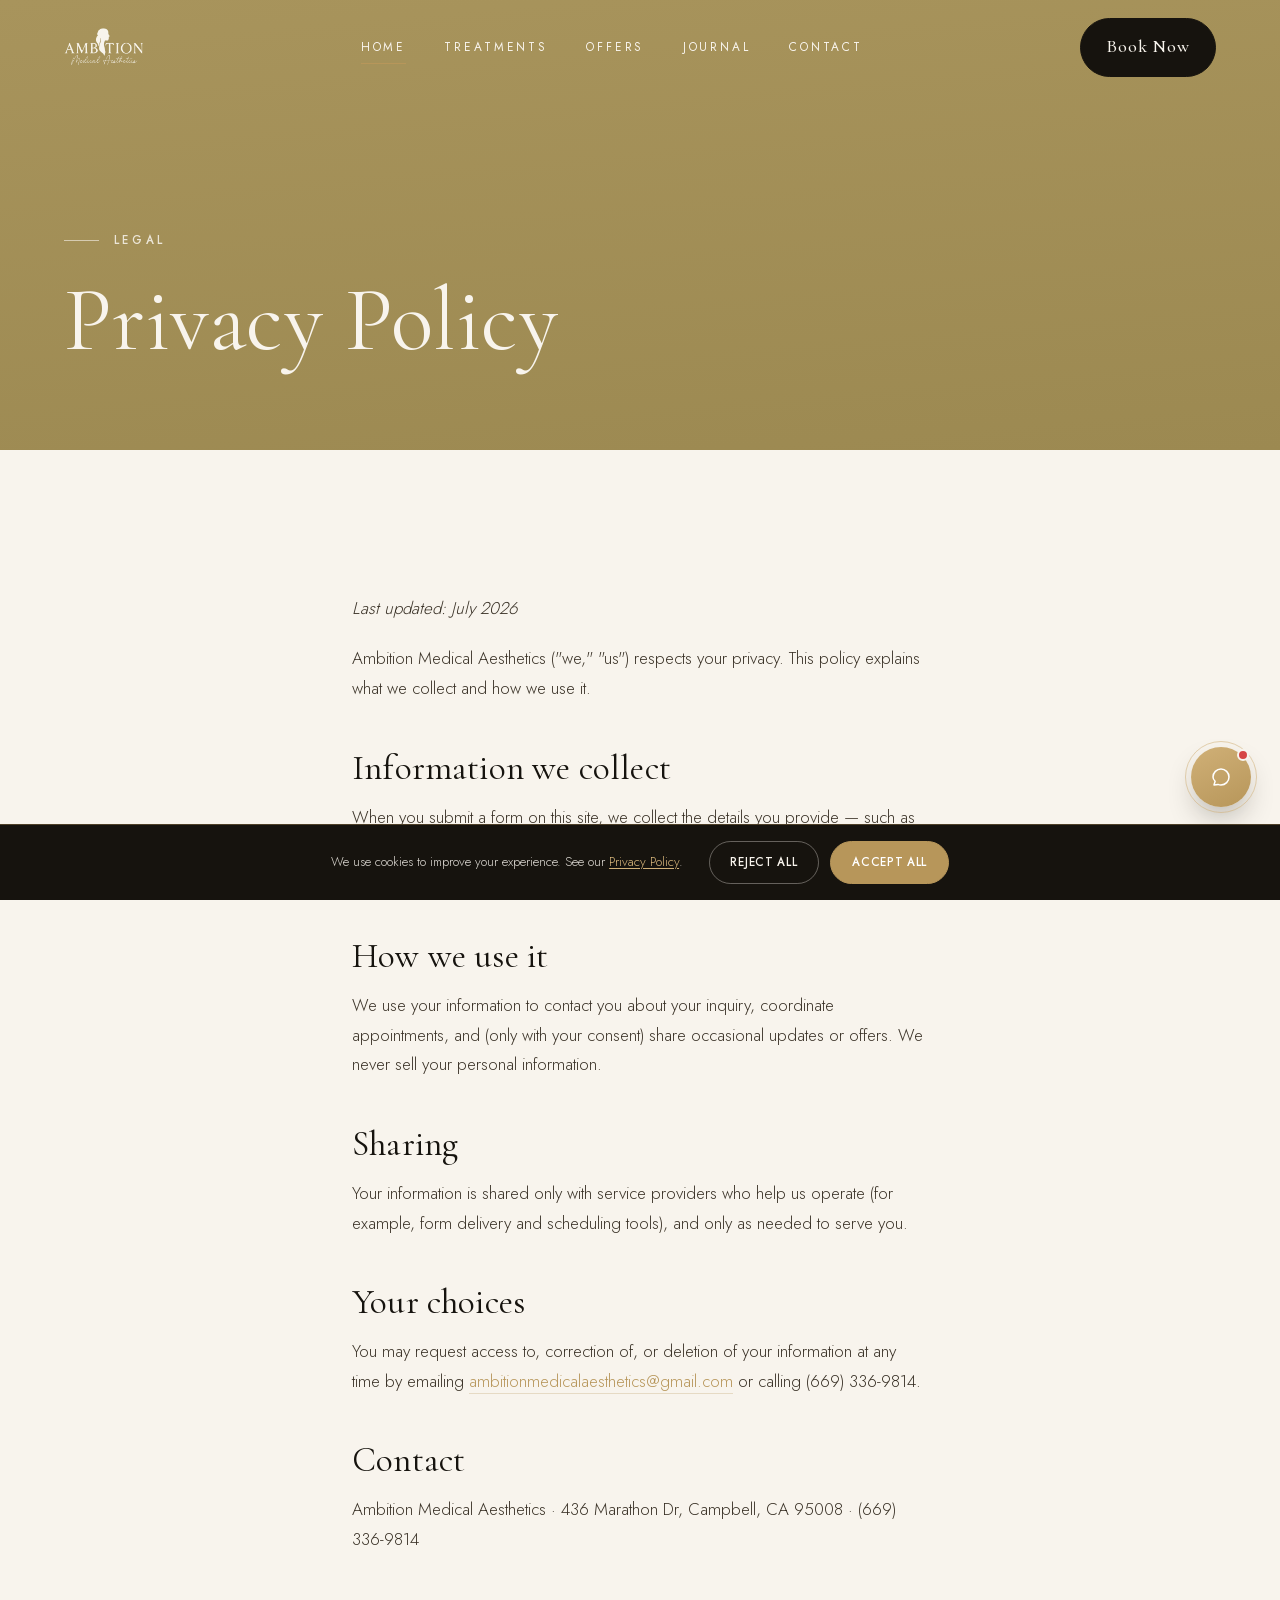
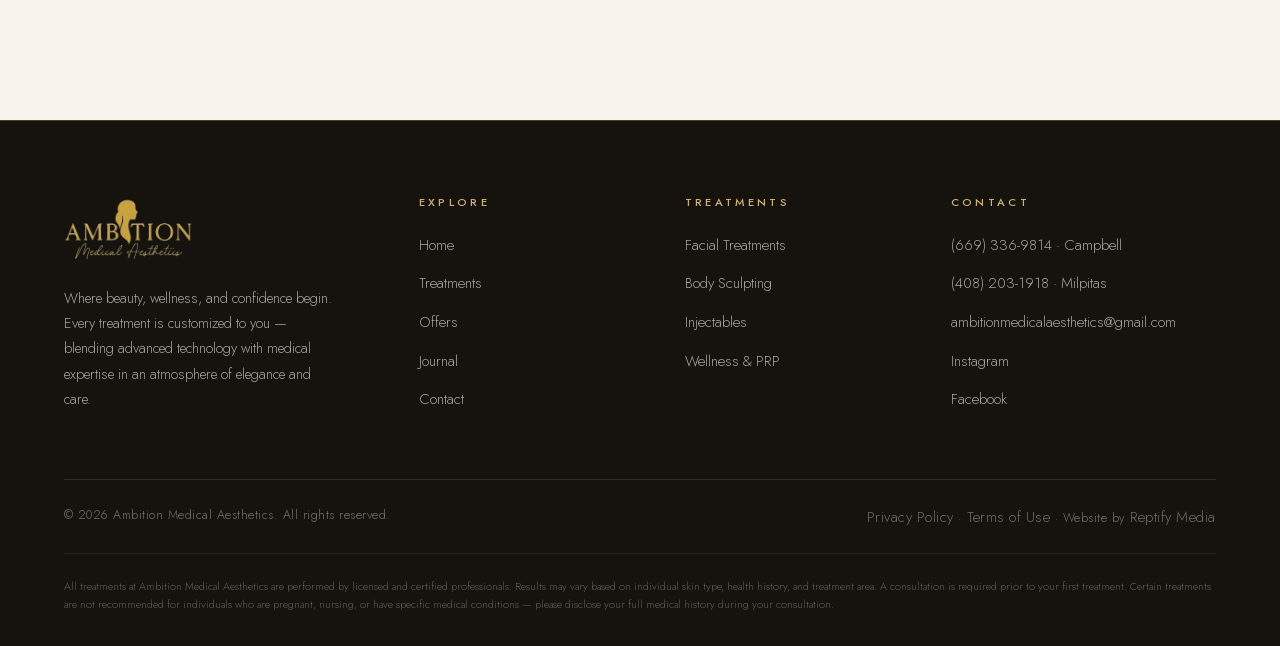
<file: privacy.html>
<!DOCTYPE html>
<html lang="en">
<head>
<meta charset="UTF-8">
<meta name="viewport" content="width=device-width, initial-scale=1.0">
<title>Privacy Policy | Ambition Medical Aesthetics</title>
<meta name="description" content="How Ambition Medical Aesthetics collects, uses, and protects your information.">
<meta name="robots" content="noindex,nofollow"><!-- HOLD: owner has not reviewed the site yet. Switch to index,follow on approval. -->
<link rel="canonical" href="https://ambitionmedicalaesthetics.com/privacy.html">
<meta property="og:type" content="website">
<meta property="og:title" content="Privacy Policy | Ambition Medical Aesthetics">
<meta property="og:description" content="How Ambition Medical Aesthetics collects, uses, and protects your information.">
<meta property="og:url" content="https://ambitionmedicalaesthetics.com/privacy.html">
<meta property="og:image" content="https://ambitionmedicalaesthetics.com/assets/img/glow-portrait.webp">
<meta name="twitter:card" content="summary_large_image">
<meta name="theme-color" content="#16130e">
<link rel="icon" type="image/png" href="assets/img/favicon.png">
<link rel="stylesheet" href="assets/css/style.css?v=1785530871">

</head>
<body>
<a class="skip" href="#main">Skip to content</a>

<header class="header">
  <div class="wrap header__in">
    <a class="header__logo" href="index.html" aria-label="Ambition Medical Aesthetics — home">
      <img class="logo-light" src="assets/img/logo-ivory-sm.webp" alt="Ambition Medical Aesthetics" width="140" height="81">
      <img class="logo-dark" src="assets/img/logo-gold-sm.webp" alt="Ambition Medical Aesthetics" width="140" height="81">
    </a>
    <nav class="header__nav" aria-label="Primary">
      <a href="index.html">Home</a>
      <a href="services.html">Treatments</a>
      <a href="offers.html">Offers</a>
      <a href="blog.html">Journal</a>
      <a href="contact.html">Contact</a>
    </nav>
    <a class="btn btn--solid header__cta" href="contact.html">Book Now</a>
    <button class="header__burger" aria-label="Menu" aria-expanded="false">
      <span></span><span></span><span></span>
    </button>
  </div>
</header>

<nav class="mnav" aria-label="Mobile">
  <a class="mnav__link" href="index.html"><small>01</small>Home</a>
  <a class="mnav__link" href="services.html"><small>02</small>Treatments</a>
  <a class="mnav__link" href="offers.html"><small>03</small>Offers</a>
  <a class="mnav__link" href="blog.html"><small>04</small>Journal</a>
  <a class="mnav__link" href="contact.html"><small>05</small>Contact</a>
  <a class="mnav__link" href="tel:+16693369814"><small>06</small>Call Us</a>
  <div class="mnav__foot">
    <span>436 Marathon Dr, Campbell, CA · 236 N Abel St, Milpitas, CA</span>
    <a href="mailto:ambitionmedicalaesthetics@gmail.com">ambitionmedicalaesthetics@gmail.com</a>
  </div>
</nav>
<main id="main">
  <section class="phero">
    <div class="wrap">
      <p class="kicker">Legal</p>
      <h1>Privacy Policy</h1>
    </div>
  </section>
  <section class="section">
    <div class="article">

<p><em>Last updated: July 2026</em></p>
<p>Ambition Medical Aesthetics ("we," "us") respects your privacy. This policy explains what we collect and how we use it.</p>
<h2>Information we collect</h2>
<p>When you submit a form on this site, we collect the details you provide — such as your name, phone number, email address, and the service you're interested in — solely to respond to your request and schedule your appointment.</p>
<h2>How we use it</h2>
<p>We use your information to contact you about your inquiry, coordinate appointments, and (only with your consent) share occasional updates or offers. We never sell your personal information.</p>
<h2>Sharing</h2>
<p>Your information is shared only with service providers who help us operate (for example, form delivery and scheduling tools), and only as needed to serve you.</p>
<h2>Your choices</h2>
<p>You may request access to, correction of, or deletion of your information at any time by emailing <a href="mailto:ambitionmedicalaesthetics@gmail.com">ambitionmedicalaesthetics@gmail.com</a> or calling (669) 336-9814.</p>
<h2>Contact</h2>
<p>Ambition Medical Aesthetics · 436 Marathon Dr, Campbell, CA 95008 · (669) 336-9814</p>

    </div>
  </section>
</main>

<footer class="footer">
  <div class="wrap">
    <div class="footer__grid">
      <div class="footer__brand">
        <img src="assets/img/logo-gold-sm.webp" alt="Ambition Medical Aesthetics">
        <p>Where beauty, wellness, and confidence begin. Every treatment is customized to you — blending advanced technology with medical expertise in an atmosphere of elegance and care.</p>
      </div>
      <div>
        <h4>Explore</h4>
        <ul>
          <li><a href="index.html">Home</a></li>
          <li><a href="services.html">Treatments</a></li>
          <li><a href="offers.html">Offers</a></li>
          <li><a href="blog.html">Journal</a></li>
          <li><a href="contact.html">Contact</a></li>
        </ul>
      </div>
      <div>
        <h4>Treatments</h4>
        <ul>
          <li><a href="services.html#face">Facial Treatments</a></li>
          <li><a href="services.html#body">Body Sculpting</a></li>
          <li><a href="services.html#injectables">Injectables</a></li>
          <li><a href="services.html#wellness">Wellness &amp; PRP</a></li>
        </ul>
      </div>
      <div>
        <h4>Contact</h4>
        <ul>
          <li><a href="tel:+16693369814">(669) 336-9814 · Campbell</a></li>
          <li><a href="tel:+14082031918">(408) 203-1918 · Milpitas</a></li>
          <li><a href="mailto:ambitionmedicalaesthetics@gmail.com">ambitionmedicalaesthetics@gmail.com</a></li>
          <li><a href="https://www.instagram.com/ambitionaesthetics.ca/" target="_blank" rel="noopener">Instagram</a></li>
          <li><a href="https://www.facebook.com/profile.php?id=61581451716717" target="_blank" rel="noopener">Facebook</a></li>
        </ul>
      </div>
    </div>
    <div class="footer__bar">
      <span>© <span data-year>2026</span> Ambition Medical Aesthetics. All rights reserved.</span>
      <span><a href="privacy.html">Privacy Policy</a> · <a href="terms.html">Terms of Use</a> &middot; Website by <a href="https://reptifymedia.com" target="_blank" rel="noopener">Reptify Media</a></span>
    </div>
    <p class="footer__legal">All treatments at Ambition Medical Aesthetics are performed by licensed and certified professionals. Results may vary based on individual skin type, health history, and treatment area. A consultation is required prior to your first treatment. Certain treatments are not recommended for individuals who are pregnant, nursing, or have specific medical conditions &mdash; please disclose your full medical history during your consultation.</p>
  </div>
</footer>

<script src="assets/js/main.js?v=1785439358" defer></script>
</body>
</html>
</file>
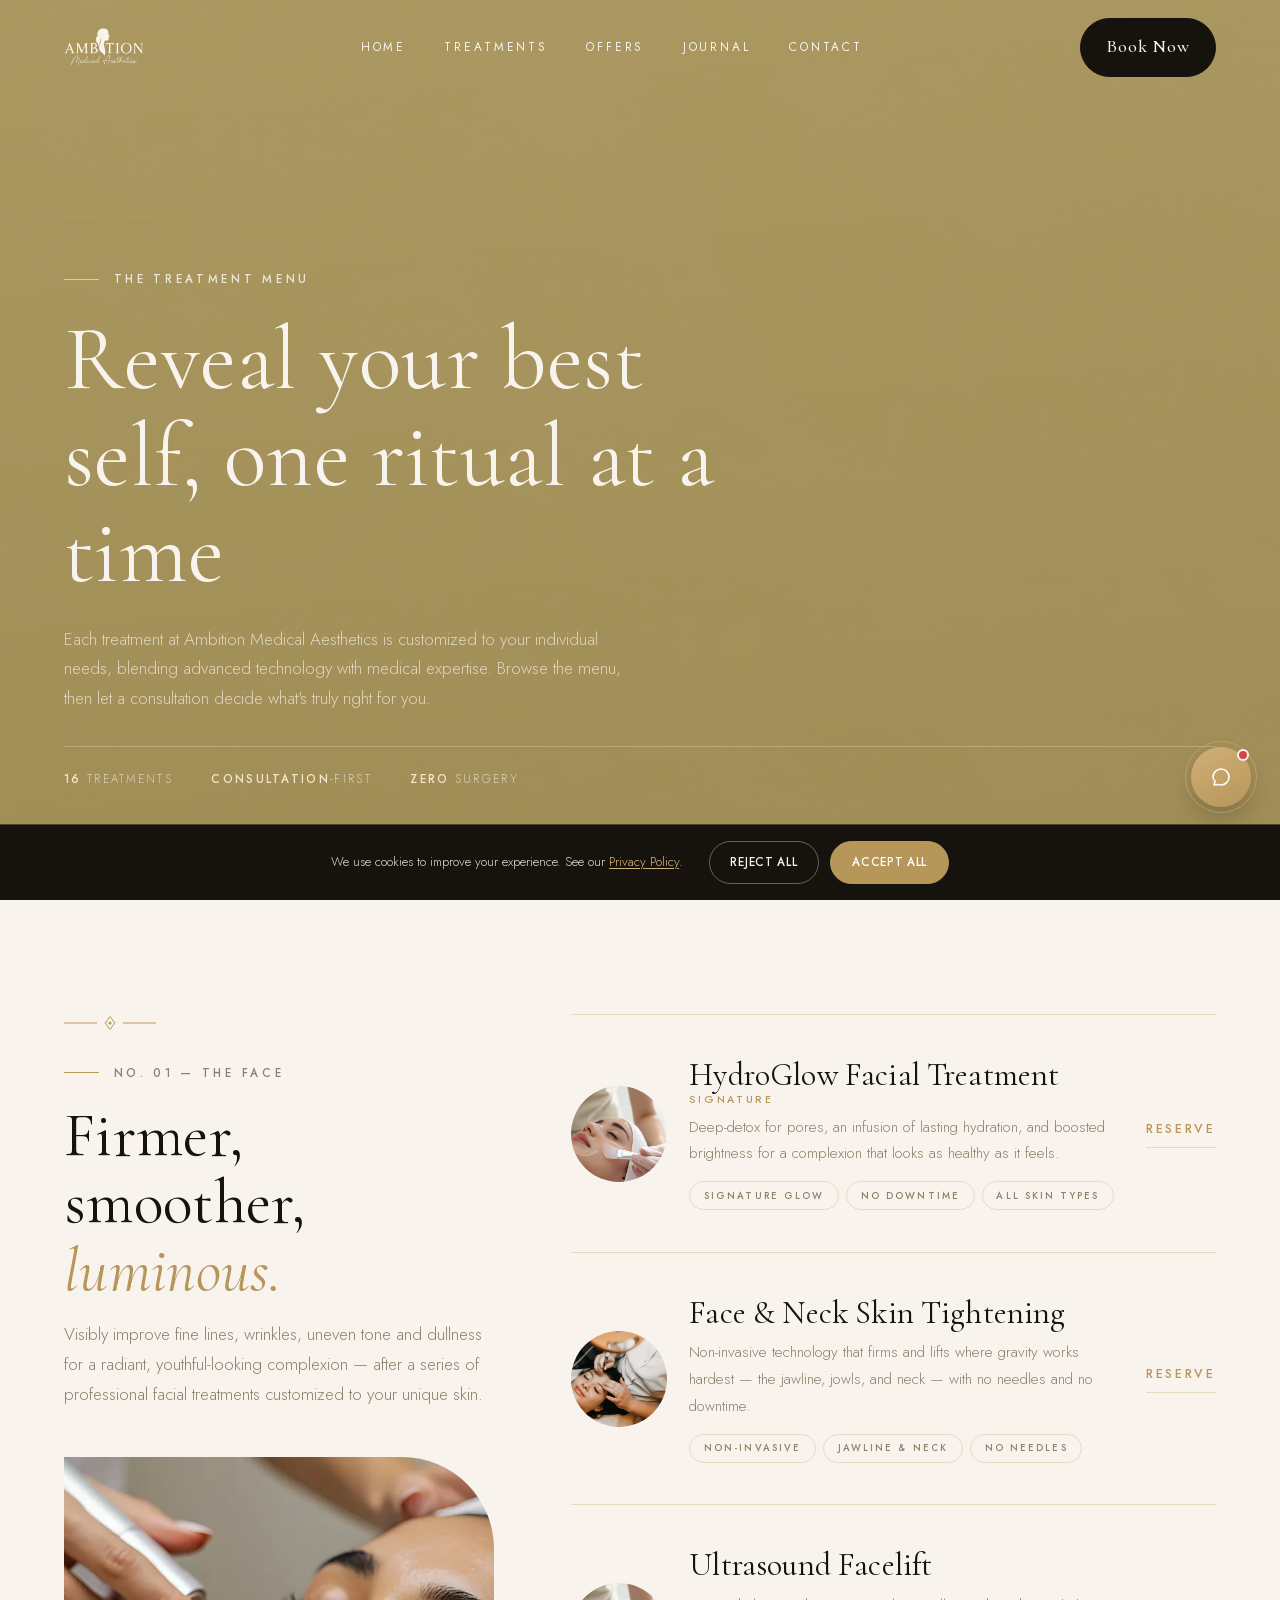
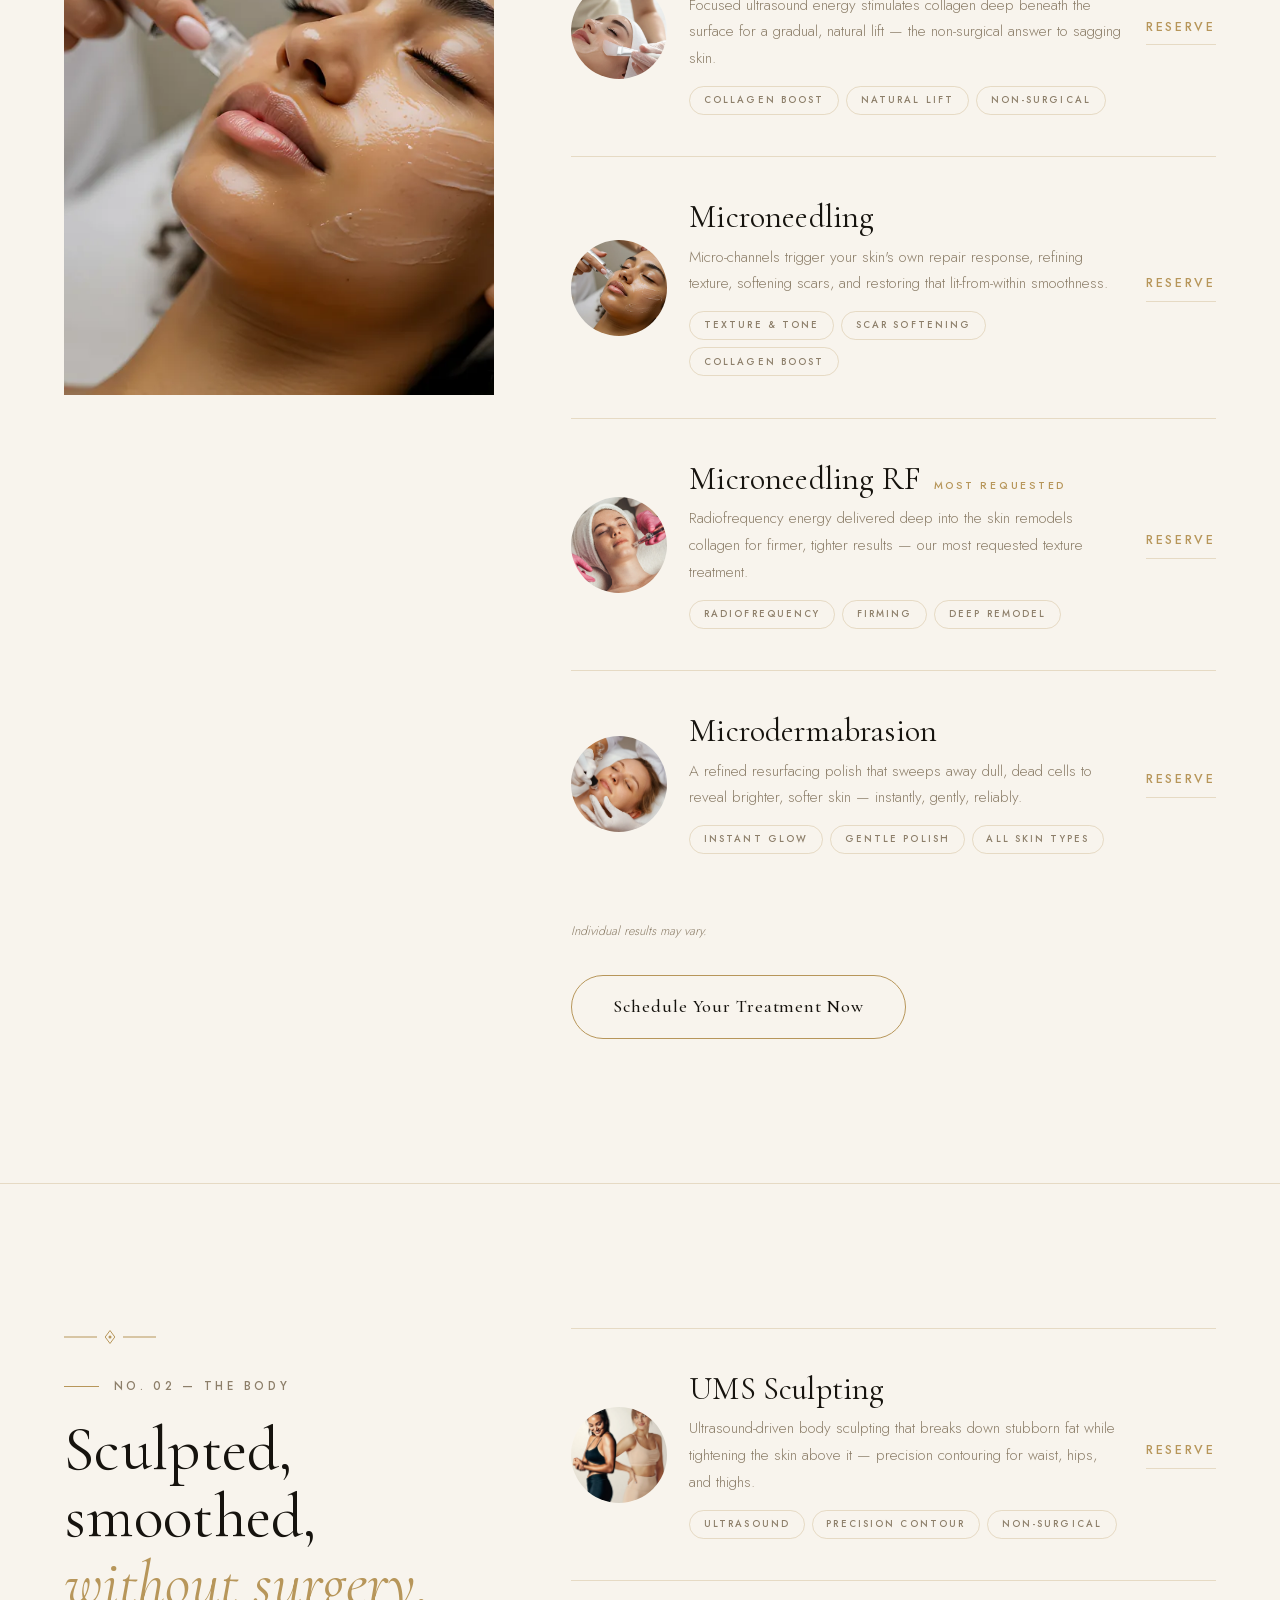
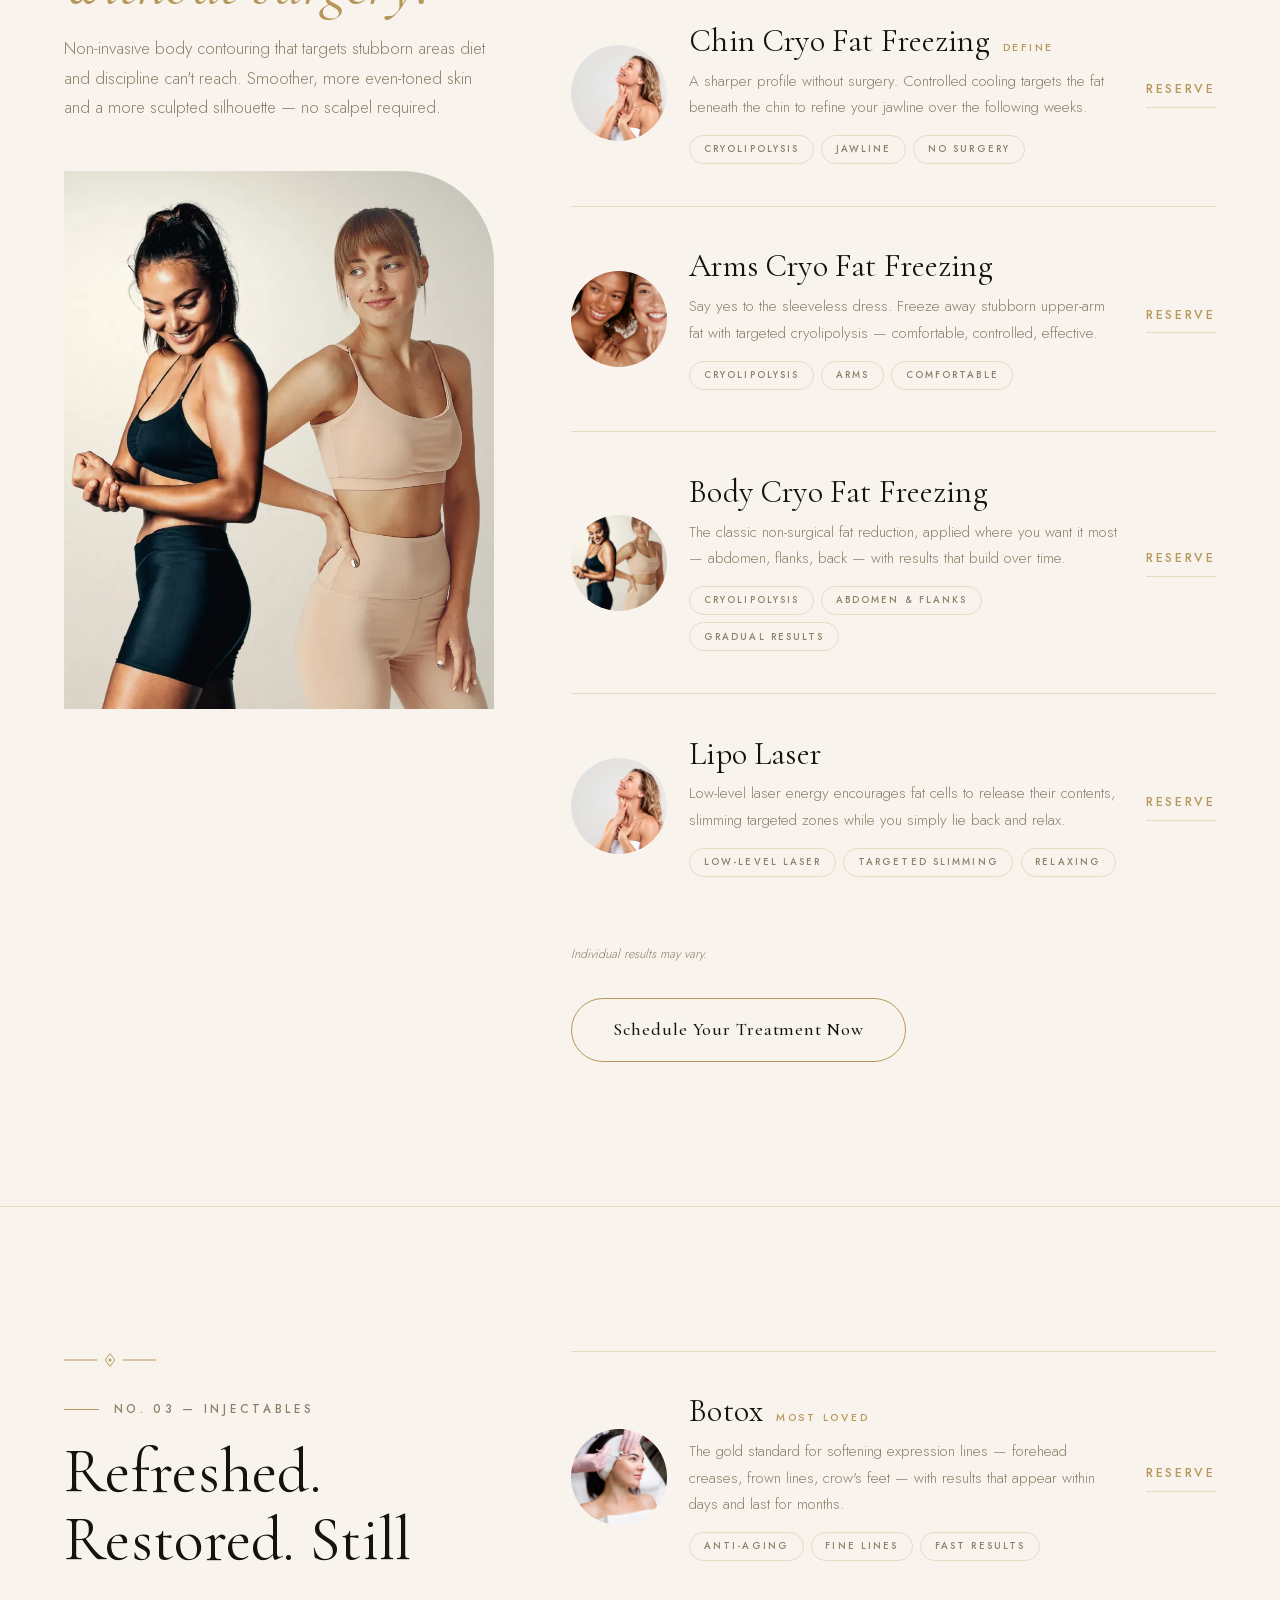
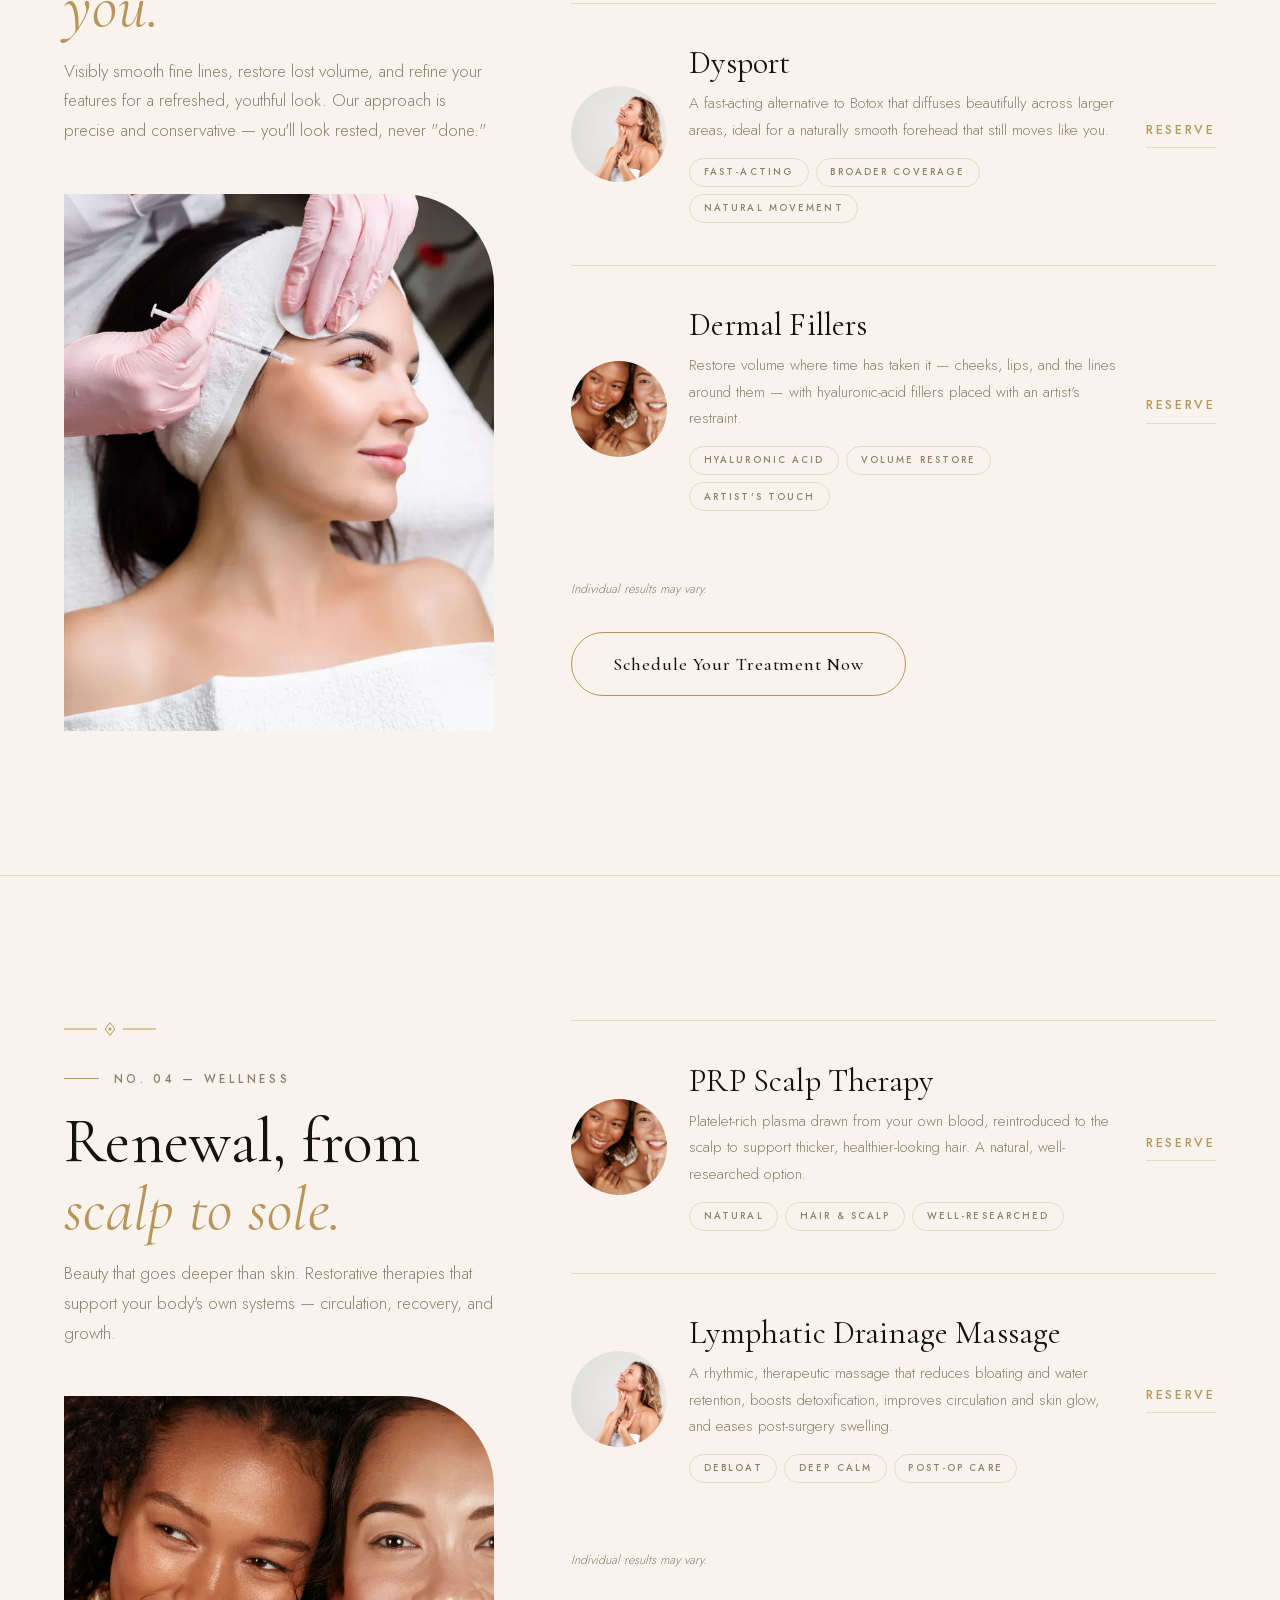
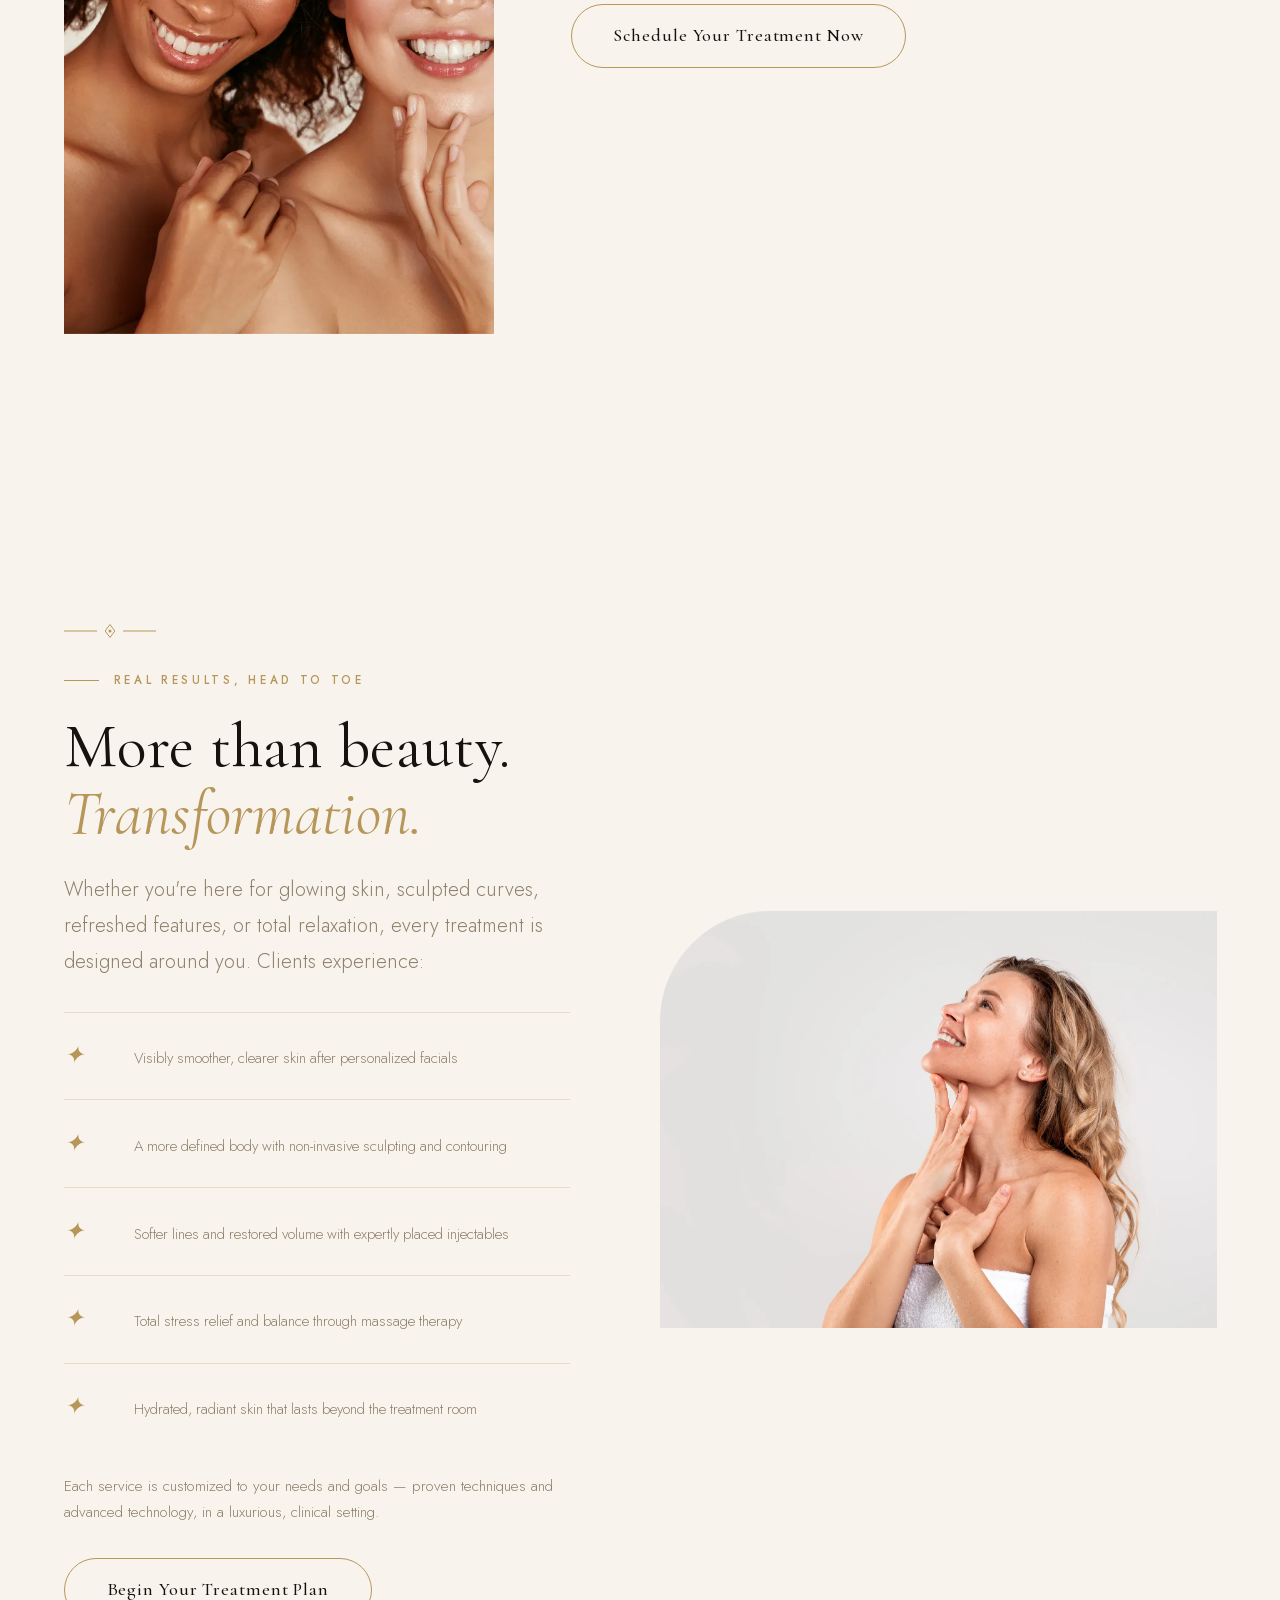
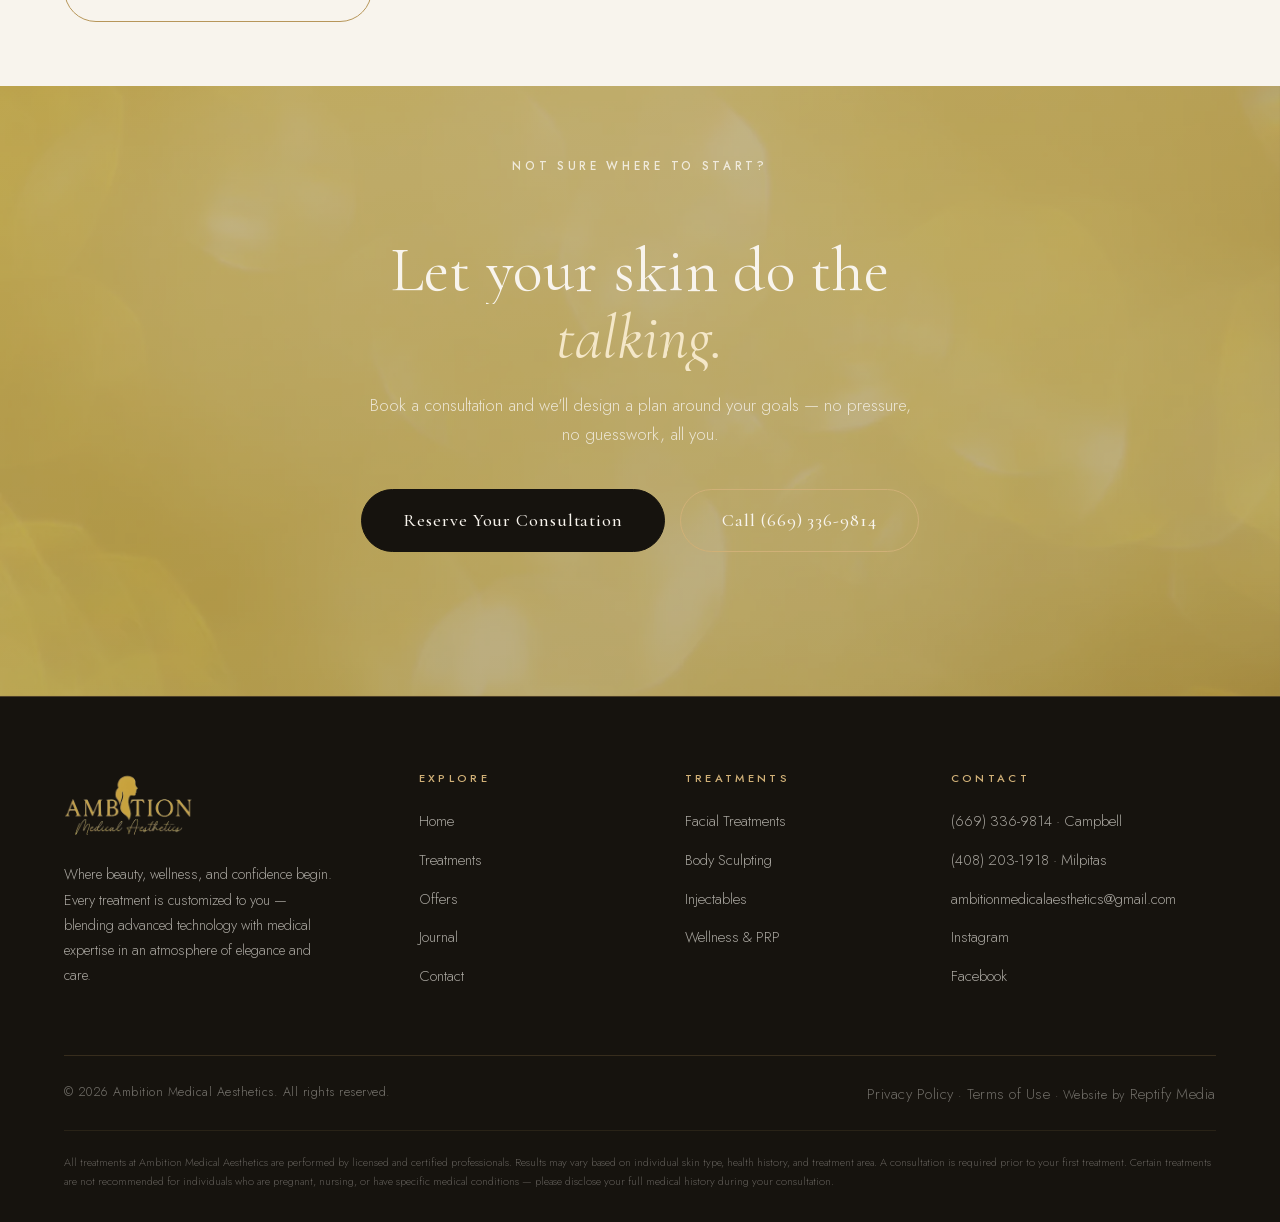
<file: services.html>
<!DOCTYPE html>
<html lang="en">
<head>
<meta charset="UTF-8">
<meta name="viewport" content="width=device-width, initial-scale=1.0">
<title>Treatments | Facials, Body Sculpting, Botox &amp; Fillers — Ambition Medical Aesthetics, Campbell CA</title>
<meta name="description" content="Explore 16 advanced treatments at Ambition Medical Aesthetics in Campbell & Milpitas, CA: HydroGlow facials, microneedling RF, ultrasound facelift, cryo fat freezing, lipo laser, Botox, Dysport, fillers, PRP scalp therapy & lymphatic massage.">
<meta name="robots" content="noindex,nofollow"><!-- HOLD: owner has not reviewed the site yet. Switch to index,follow on approval. -->
<link rel="canonical" href="https://ambitionmedicalaesthetics.com/services.html">
<meta property="og:type" content="website">
<meta property="og:title" content="Treatments — Ambition Medical Aesthetics">
<meta property="og:description" content="Facials, body sculpting, injectables and wellness — every treatment customized to you.">
<meta property="og:image" content="https://ambitionmedicalaesthetics.com/assets/img/facial-treatment.webp">
<meta name="theme-color" content="#16130e">
<link rel="icon" type="image/png" href="assets/img/favicon.png">
<link rel="stylesheet" href="assets/css/style.css?v=1785530871">
<script type="application/ld+json">
{
  "@context": "https://schema.org",
  "@type": "BreadcrumbList",
  "itemListElement": [
    { "@type": "ListItem", "position": 1, "name": "Home", "item": "https://ambitionmedicalaesthetics.com/" },
    { "@type": "ListItem", "position": 2, "name": "Treatments", "item": "https://ambitionmedicalaesthetics.com/services.html" }
  ]
}
</script>
</head>
<body>
<a class="skip" href="#main">Skip to content</a>

<header class="header">
  <div class="wrap header__in">
    <a class="header__logo" href="index.html" aria-label="Ambition Medical Aesthetics — home">
      <img class="logo-light" src="assets/img/logo-ivory-sm.webp" alt="Ambition Medical Aesthetics" width="140" height="81">
      <img class="logo-dark" src="assets/img/logo-gold-sm.webp" alt="Ambition Medical Aesthetics" width="140" height="81">
    </a>
    <nav class="header__nav" aria-label="Primary">
      <a href="index.html">Home</a>
      <a href="services.html">Treatments</a>
      <a href="offers.html">Offers</a>
      <a href="blog.html">Journal</a>
      <a href="contact.html">Contact</a>
    </nav>
    <a class="btn btn--solid header__cta" href="contact.html">Book Now</a>
    <button class="header__burger" aria-label="Menu" aria-expanded="false">
      <span></span><span></span><span></span>
    </button>
  </div>
</header>

<nav class="mnav" aria-label="Mobile">
  <a class="mnav__link" href="index.html"><small>01</small>Home</a>
  <a class="mnav__link" href="services.html"><small>02</small>Treatments</a>
  <a class="mnav__link" href="offers.html"><small>03</small>Offers</a>
  <a class="mnav__link" href="blog.html"><small>04</small>Journal</a>
  <a class="mnav__link" href="contact.html"><small>05</small>Contact</a>
  <a class="mnav__link" href="tel:+16693369814"><small>06</small>Call Us</a>
  <div class="mnav__foot">
    <span>436 Marathon Dr, Campbell, CA · 236 N Abel St, Milpitas, CA</span>
    <a href="mailto:ambitionmedicalaesthetics@gmail.com">ambitionmedicalaesthetics@gmail.com</a>
  </div>
</nav>

<main id="main">

  <section class="phero phero--img">
    <div class="wrap">
      <div class="orn" aria-hidden="true"><svg viewBox="0 0 92 18" fill="none"><path d="M0 9h33M59 9h33" stroke="currentColor" stroke-width="1"/><path d="M46 2.5l4.8 6.5-4.8 6.5-4.8-6.5z" stroke="currentColor" stroke-width="1"/><circle cx="46" cy="9" r="1.5" fill="currentColor"/></svg></div>
      <p class="kicker">The Treatment Menu</p>
      <h1 class="letters">Reveal your best self, one ritual at a time</h1>
      <p class="rv rv-d2">Each treatment at Ambition Medical Aesthetics is customized to your individual needs, blending advanced technology with medical expertise. Browse the menu, then let a consultation decide what's truly right for you.</p>
      <div class="hero2__meta rv rv-d3" style="border-top:1px solid rgba(248,244,237,.25);margin-top:2rem;padding-top:1.4rem">
        <span><strong>16</strong> Treatments</span>
        <span><strong>Consultation</strong>-First</span>
        <span><strong>Zero</strong> Surgery</span>
      </div>
    </div>
  </section>

  <section class="svc" id="face">
    <div class="wrap svc__grid">
      <div class="svc__intro">
        <div class="orn" aria-hidden="true"><svg viewBox="0 0 92 18" fill="none"><path d="M0 9h33M59 9h33" stroke="currentColor" stroke-width="1"/><path d="M46 2.5l4.8 6.5-4.8 6.5-4.8-6.5z" stroke="currentColor" stroke-width="1"/><circle cx="46" cy="9" r="1.5" fill="currentColor"/></svg></div>
        <p class="kicker rv">No. 01 — The Face</p>
        <h2 class="rv rv-d1">Firmer, smoother, <em>luminous.</em></h2>
        <p class="rv rv-d2">Visibly improve fine lines, wrinkles, uneven tone and dullness for a radiant, youthful-looking complexion — after a series of professional facial treatments customized to your unique skin.</p>
        <div class="img-rv mt-3 rv rv-d2"><img src="assets/img/microneedling-warm.webp" alt="Advanced facial treatment at Ambition" loading="lazy" style="aspect-ratio:4/5;object-fit:cover;width:100%;border-radius:0 clamp(40px,9vw,92px) 0 0"></div>
      </div>
      <div class="menu">
        <article class="menu__item rv">
          <div class="menu__thumb"><img src="assets/img/facial-mask.webp" alt="HydroGlow facial treatment" loading="lazy"></div>
          <div class="menu__body">
            <h3>HydroGlow Facial Treatment <span class="menu__note">Signature</span></h3>
            <p>Deep-detox for pores, an infusion of lasting hydration, and boosted brightness for a complexion that looks as healthy as it feels.</p>
            <div class="chips"><span>Signature Glow</span><span>No Downtime</span><span>All Skin Types</span></div>
          </div>
          <div class="menu__right"><a class="link-arrow" href="contact.html">Reserve</a></div>
        </article>
        <article class="menu__item rv">
          <div class="menu__thumb"><img src="assets/img/facial-warm.webp" alt="Face and neck skin tightening" loading="lazy"></div>
          <div class="menu__body">
            <h3>Face &amp; Neck Skin Tightening</h3>
            <p>Non-invasive technology that firms and lifts where gravity works hardest — the jawline, jowls, and neck — with no needles and no downtime.</p>
            <div class="chips"><span>Non-Invasive</span><span>Jawline & Neck</span><span>No Needles</span></div>
          </div>
          <div class="menu__right"><a class="link-arrow" href="contact.html">Reserve</a></div>
        </article>
        <article class="menu__item rv">
          <div class="menu__thumb"><img src="assets/img/hero-spa-sm.webp" alt="Ultrasound facelift treatment" loading="lazy"></div>
          <div class="menu__body">
            <h3>Ultrasound Facelift</h3>
            <p>Focused ultrasound energy stimulates collagen deep beneath the surface for a gradual, natural lift — the non-surgical answer to sagging skin.</p>
            <div class="chips"><span>Collagen Boost</span><span>Natural Lift</span><span>Non-Surgical</span></div>
          </div>
          <div class="menu__right"><a class="link-arrow" href="contact.html">Reserve</a></div>
        </article>
        <article class="menu__item rv">
          <div class="menu__thumb"><img src="assets/img/microneedling-warm.webp" alt="Microneedling treatment" loading="lazy"></div>
          <div class="menu__body">
            <h3>Microneedling</h3>
            <p>Micro-channels trigger your skin's own repair response, refining texture, softening scars, and restoring that lit-from-within smoothness.</p>
            <div class="chips"><span>Texture & Tone</span><span>Scar Softening</span><span>Collagen Boost</span></div>
          </div>
          <div class="menu__right"><a class="link-arrow" href="contact.html">Reserve</a></div>
        </article>
        <article class="menu__item rv">
          <div class="menu__thumb"><img src="assets/img/microneedling-pink.webp" alt="Microneedling RF treatment" loading="lazy"></div>
          <div class="menu__body">
            <h3>Microneedling RF <span class="menu__note">Most Requested</span></h3>
            <p>Radiofrequency energy delivered deep into the skin remodels collagen for firmer, tighter results — our most requested texture treatment.</p>
            <div class="chips"><span>Radiofrequency</span><span>Firming</span><span>Deep Remodel</span></div>
          </div>
          <div class="menu__right"><a class="link-arrow" href="contact.html">Reserve</a></div>
        </article>
        <article class="menu__item rv">
          <div class="menu__thumb"><img src="assets/img/microderm.webp" alt="Microdermabrasion treatment" loading="lazy"></div>
          <div class="menu__body">
            <h3>Microdermabrasion</h3>
            <p>A refined resurfacing polish that sweeps away dull, dead cells to reveal brighter, softer skin — instantly, gently, reliably.</p>
            <div class="chips"><span>Instant Glow</span><span>Gentle Polish</span><span>All Skin Types</span></div>
          </div>
          <div class="menu__right"><a class="link-arrow" href="contact.html">Reserve</a></div>
        </article>
        <p class="rv" style="margin-top:1.6rem;font-size:.78rem;color:var(--taupe);font-style:italic">Individual results may vary.</p>
        <a class="btn mt-2 rv" href="contact.html">Schedule Your Treatment Now</a>
      </div>
    </div>
  </section>

  <section class="svc" id="body">
    <div class="wrap svc__grid">
      <div class="svc__intro">
        <div class="orn" aria-hidden="true"><svg viewBox="0 0 92 18" fill="none"><path d="M0 9h33M59 9h33" stroke="currentColor" stroke-width="1"/><path d="M46 2.5l4.8 6.5-4.8 6.5-4.8-6.5z" stroke="currentColor" stroke-width="1"/><circle cx="46" cy="9" r="1.5" fill="currentColor"/></svg></div>
        <p class="kicker rv">No. 02 — The Body</p>
        <h2 class="rv rv-d1">Sculpted, smoothed, <em>without surgery.</em></h2>
        <p class="rv rv-d2">Non-invasive body contouring that targets stubborn areas diet and discipline can't reach. Smoother, more even-toned skin and a more sculpted silhouette — no scalpel required.</p>
        <div class="img-rv mt-3 rv rv-d2"><img src="assets/img/body-sculpting-sm.webp" alt="Body sculpting results at Ambition" loading="lazy" style="aspect-ratio:4/5;object-fit:cover;width:100%;border-radius:0 clamp(40px,9vw,92px) 0 0"></div>
      </div>
      <div class="menu">
        <article class="menu__item rv">
          <div class="menu__thumb"><img src="assets/img/body-sculpting-sm.webp" alt="UMS body sculpting" loading="lazy"></div>
          <div class="menu__body">
            <h3>UMS Sculpting</h3>
            <p>Ultrasound-driven body sculpting that breaks down stubborn fat while tightening the skin above it — precision contouring for waist, hips, and thighs.</p>
            <div class="chips"><span>Ultrasound</span><span>Precision Contour</span><span>Non-Surgical</span></div>
          </div>
          <div class="menu__right"><a class="link-arrow" href="contact.html">Reserve</a></div>
        </article>
        <article class="menu__item rv">
          <div class="menu__thumb"><img src="assets/img/glow-portrait-sm.webp" alt="Chin cryo fat freezing" loading="lazy"></div>
          <div class="menu__body">
            <h3>Chin Cryo Fat Freezing <span class="menu__note">Define</span></h3>
            <p>A sharper profile without surgery. Controlled cooling targets the fat beneath the chin to refine your jawline over the following weeks.</p>
            <div class="chips"><span>Cryolipolysis</span><span>Jawline</span><span>No Surgery</span></div>
          </div>
          <div class="menu__right"><a class="link-arrow" href="contact.html">Reserve</a></div>
        </article>
        <article class="menu__item rv">
          <div class="menu__thumb"><img src="assets/img/radiant-duo-sm.webp" alt="Arms cryo fat freezing" loading="lazy"></div>
          <div class="menu__body">
            <h3>Arms Cryo Fat Freezing</h3>
            <p>Say yes to the sleeveless dress. Freeze away stubborn upper-arm fat with targeted cryolipolysis — comfortable, controlled, effective.</p>
            <div class="chips"><span>Cryolipolysis</span><span>Arms</span><span>Comfortable</span></div>
          </div>
          <div class="menu__right"><a class="link-arrow" href="contact.html">Reserve</a></div>
        </article>
        <article class="menu__item rv">
          <div class="menu__thumb"><img src="assets/img/body-sculpting-sm.webp" alt="Body cryo fat freezing" loading="lazy"></div>
          <div class="menu__body">
            <h3>Body Cryo Fat Freezing</h3>
            <p>The classic non-surgical fat reduction, applied where you want it most — abdomen, flanks, back — with results that build over time.</p>
            <div class="chips"><span>Cryolipolysis</span><span>Abdomen & Flanks</span><span>Gradual Results</span></div>
          </div>
          <div class="menu__right"><a class="link-arrow" href="contact.html">Reserve</a></div>
        </article>
        <article class="menu__item rv">
          <div class="menu__thumb"><img src="assets/img/glow-portrait-sm.webp" alt="Lipo laser treatment" loading="lazy"></div>
          <div class="menu__body">
            <h3>Lipo Laser</h3>
            <p>Low-level laser energy encourages fat cells to release their contents, slimming targeted zones while you simply lie back and relax.</p>
            <div class="chips"><span>Low-Level Laser</span><span>Targeted Slimming</span><span>Relaxing</span></div>
          </div>
          <div class="menu__right"><a class="link-arrow" href="contact.html">Reserve</a></div>
        </article>
        <p class="rv" style="margin-top:1.6rem;font-size:.78rem;color:var(--taupe);font-style:italic">Individual results may vary.</p>
        <a class="btn mt-2 rv" href="contact.html">Schedule Your Treatment Now</a>
      </div>
    </div>
  </section>

  <section class="svc" id="injectables">
    <div class="wrap svc__grid">
      <div class="svc__intro">
        <div class="orn" aria-hidden="true"><svg viewBox="0 0 92 18" fill="none"><path d="M0 9h33M59 9h33" stroke="currentColor" stroke-width="1"/><path d="M46 2.5l4.8 6.5-4.8 6.5-4.8-6.5z" stroke="currentColor" stroke-width="1"/><circle cx="46" cy="9" r="1.5" fill="currentColor"/></svg></div>
        <p class="kicker rv">No. 03 — Injectables</p>
        <h2 class="rv rv-d1">Refreshed. Restored. Still <em>you.</em></h2>
        <p class="rv rv-d2">Visibly smooth fine lines, restore lost volume, and refine your features for a refreshed, youthful look. Our approach is precise and conservative — you'll look rested, never "done."</p>
        <div class="img-rv mt-3 rv rv-d2"><img src="assets/img/injectables-sm.webp" alt="Precise injectable treatment at Ambition" loading="lazy" style="aspect-ratio:4/5;object-fit:cover;width:100%;border-radius:0 clamp(40px,9vw,92px) 0 0"></div>
      </div>
      <div class="menu">
        <article class="menu__item rv">
          <div class="menu__thumb"><img src="assets/img/injectables-sm.webp" alt="Botox injectable treatment" loading="lazy"></div>
          <div class="menu__body">
            <h3>Botox <span class="menu__note">Most Loved</span></h3>
            <p>The gold standard for softening expression lines — forehead creases, frown lines, crow's feet — with results that appear within days and last for months.</p>
            <div class="chips"><span>Anti-Aging</span><span>Fine Lines</span><span>Fast Results</span></div>
          </div>
          <div class="menu__right"><a class="link-arrow" href="contact.html">Reserve</a></div>
        </article>
        <article class="menu__item rv">
          <div class="menu__thumb"><img src="assets/img/glow-portrait-sm.webp" alt="Dysport injectable treatment" loading="lazy"></div>
          <div class="menu__body">
            <h3>Dysport</h3>
            <p>A fast-acting alternative to Botox that diffuses beautifully across larger areas, ideal for a naturally smooth forehead that still moves like you.</p>
            <div class="chips"><span>Fast-Acting</span><span>Broader Coverage</span><span>Natural Movement</span></div>
          </div>
          <div class="menu__right"><a class="link-arrow" href="contact.html">Reserve</a></div>
        </article>
        <article class="menu__item rv">
          <div class="menu__thumb"><img src="assets/img/radiant-duo-sm.webp" alt="Dermal filler treatment" loading="lazy"></div>
          <div class="menu__body">
            <h3>Dermal Fillers</h3>
            <p>Restore volume where time has taken it — cheeks, lips, and the lines around them — with hyaluronic-acid fillers placed with an artist's restraint.</p>
            <div class="chips"><span>Hyaluronic Acid</span><span>Volume Restore</span><span>Artist's Touch</span></div>
          </div>
          <div class="menu__right"><a class="link-arrow" href="contact.html">Reserve</a></div>
        </article>
        <p class="rv" style="margin-top:1.6rem;font-size:.78rem;color:var(--taupe);font-style:italic">Individual results may vary.</p>
        <a class="btn mt-2 rv" href="contact.html">Schedule Your Treatment Now</a>
      </div>
    </div>
  </section>

  <section class="svc" id="wellness">
    <div class="wrap svc__grid">
      <div class="svc__intro">
        <div class="orn" aria-hidden="true"><svg viewBox="0 0 92 18" fill="none"><path d="M0 9h33M59 9h33" stroke="currentColor" stroke-width="1"/><path d="M46 2.5l4.8 6.5-4.8 6.5-4.8-6.5z" stroke="currentColor" stroke-width="1"/><circle cx="46" cy="9" r="1.5" fill="currentColor"/></svg></div>
        <p class="kicker rv">No. 04 — Wellness</p>
        <h2 class="rv rv-d1">Renewal, from <em>scalp to sole.</em></h2>
        <p class="rv rv-d2">Beauty that goes deeper than skin. Restorative therapies that support your body's own systems — circulation, recovery, and growth.</p>
        <div class="img-rv mt-3 rv rv-d2"><img src="assets/img/radiant-duo-sm.webp" alt="Glowing, healthy skin" loading="lazy" style="aspect-ratio:4/5;object-fit:cover;width:100%;border-radius:0 clamp(40px,9vw,92px) 0 0"></div>
      </div>
      <div class="menu">
        <article class="menu__item rv">
          <div class="menu__thumb"><img src="assets/img/radiant-duo-sm.webp" alt="PRP scalp therapy" loading="lazy"></div>
          <div class="menu__body">
            <h3>PRP Scalp Therapy</h3>
            <p>Platelet-rich plasma drawn from your own blood, reintroduced to the scalp to support thicker, healthier-looking hair. A natural, well-researched option.</p>
            <div class="chips"><span>Natural</span><span>Hair & Scalp</span><span>Well-Researched</span></div>
          </div>
          <div class="menu__right"><a class="link-arrow" href="contact.html">Reserve</a></div>
        </article>
        <article class="menu__item rv">
          <div class="menu__thumb"><img src="assets/img/glow-portrait-sm.webp" alt="Lymphatic drainage massage" loading="lazy"></div>
          <div class="menu__body">
            <h3>Lymphatic Drainage Massage</h3>
            <p>A rhythmic, therapeutic massage that reduces bloating and water retention, boosts detoxification, improves circulation and skin glow, and eases post-surgery swelling.</p>
            <div class="chips"><span>Debloat</span><span>Deep Calm</span><span>Post-Op Care</span></div>
          </div>
          <div class="menu__right"><a class="link-arrow" href="contact.html">Reserve</a></div>
        </article>
        <p class="rv" style="margin-top:1.6rem;font-size:.78rem;color:var(--taupe);font-style:italic">Individual results may vary.</p>
        <a class="btn mt-2 rv" href="contact.html">Schedule Your Treatment Now</a>
      </div>
    </div>
  </section>

  <section class="section">
    <div class="wrap split split--flip">
      <div class="split__media img-rv plx" data-depth="14">
        <img src="assets/img/glow-portrait.webp" alt="Radiant, healthy skin after treatment at Ambition" loading="lazy" style="aspect-ratio:4/3">
      </div>
      <div class="split__body">
        <div class="orn" aria-hidden="true"><svg viewBox="0 0 92 18" fill="none"><path d="M0 9h33M59 9h33" stroke="currentColor" stroke-width="1"/><path d="M46 2.5l4.8 6.5-4.8 6.5-4.8-6.5z" stroke="currentColor" stroke-width="1"/><circle cx="46" cy="9" r="1.5" fill="currentColor"/></svg></div>
        <p class="kicker rv">Real Results, Head to Toe</p>
        <h2 class="rv rv-d1">More than beauty. <em>Transformation.</em></h2>
        <p class="lead rv rv-d2">Whether you're here for glowing skin, sculpted curves, refreshed features, or total relaxation, every treatment is designed around you. Clients experience:</p>
        <div class="steps rv rv-d3">
          <div class="step"><i>&#10022;</i><div><p>Visibly smoother, clearer skin after personalized facials</p></div></div>
          <div class="step"><i>&#10022;</i><div><p>A more defined body with non-invasive sculpting and contouring</p></div></div>
          <div class="step"><i>&#10022;</i><div><p>Softer lines and restored volume with expertly placed injectables</p></div></div>
          <div class="step"><i>&#10022;</i><div><p>Total stress relief and balance through massage therapy</p></div></div>
          <div class="step"><i>&#10022;</i><div><p>Hydrated, radiant skin that lasts beyond the treatment room</p></div></div>
        </div>
        <p class="rv rv-d3" style="margin-top:1.4rem;color:var(--taupe);font-size:.95rem">Each service is customized to your needs and goals — proven techniques and advanced technology, in a luxurious, clinical setting.</p>
        <a class="btn mt-2 rv rv-d3" href="contact.html">Begin Your Treatment Plan</a>
      </div>
    </div>
  </section>


  <!-- CTA -->
  <section class="section cta cta--gold on-dark">
    <div class="wrap">
      <p class="kicker kicker--plain rv">Not Sure Where to Start?</p>
      <h2 class="words">Let your skin do the <em>talking.</em></h2>
      <p class="rv rv-d2">Book a consultation and we'll design a plan around your goals — no pressure, no guesswork, all you.</p>
      <div class="cta__btns rv rv-d3">
        <a class="btn btn--noir btn--wide" href="contact.html">Reserve Your Consultation</a>
        <a class="btn btn--light btn--wide" href="tel:+16693369814">Call (669) 336-9814</a>
      </div>
    </div>
  </section>

</main>

<footer class="footer">
  <div class="wrap">
    <div class="footer__grid">
      <div class="footer__brand">
        <img src="assets/img/logo-gold-sm.webp" alt="Ambition Medical Aesthetics">
        <p>Where beauty, wellness, and confidence begin. Every treatment is customized to you — blending advanced technology with medical expertise in an atmosphere of elegance and care.</p>
      </div>
      <div>
        <h4>Explore</h4>
        <ul>
          <li><a href="index.html">Home</a></li>
          <li><a href="services.html">Treatments</a></li>
          <li><a href="offers.html">Offers</a></li>
          <li><a href="blog.html">Journal</a></li>
          <li><a href="contact.html">Contact</a></li>
        </ul>
      </div>
      <div>
        <h4>Treatments</h4>
        <ul>
          <li><a href="services.html#face">Facial Treatments</a></li>
          <li><a href="services.html#body">Body Sculpting</a></li>
          <li><a href="services.html#injectables">Injectables</a></li>
          <li><a href="services.html#wellness">Wellness &amp; PRP</a></li>
        </ul>
      </div>
      <div>
        <h4>Contact</h4>
        <ul>
          <li><a href="tel:+16693369814">(669) 336-9814 · Campbell</a></li>
          <li><a href="tel:+14082031918">(408) 203-1918 · Milpitas</a></li>
          <li><a href="mailto:ambitionmedicalaesthetics@gmail.com">ambitionmedicalaesthetics@gmail.com</a></li>
          <li><a href="https://www.instagram.com/ambitionaesthetics.ca/" target="_blank" rel="noopener">Instagram</a></li>
          <li><a href="https://www.facebook.com/profile.php?id=61581451716717" target="_blank" rel="noopener">Facebook</a></li>
        </ul>
      </div>
    </div>
    <div class="footer__bar">
      <span>© <span data-year>2026</span> Ambition Medical Aesthetics. All rights reserved.</span>
      <span><a href="privacy.html">Privacy Policy</a> · <a href="terms.html">Terms of Use</a> &middot; Website by <a href="https://reptifymedia.com" target="_blank" rel="noopener">Reptify Media</a></span>
    </div>
    <p class="footer__legal">All treatments at Ambition Medical Aesthetics are performed by licensed and certified professionals. Results may vary based on individual skin type, health history, and treatment area. A consultation is required prior to your first treatment. Certain treatments are not recommended for individuals who are pregnant, nursing, or have specific medical conditions &mdash; please disclose your full medical history during your consultation.</p>
  </div>
</footer>

<script src="assets/js/main.js?v=1785439358" defer></script>
</body>
</html>
</file>
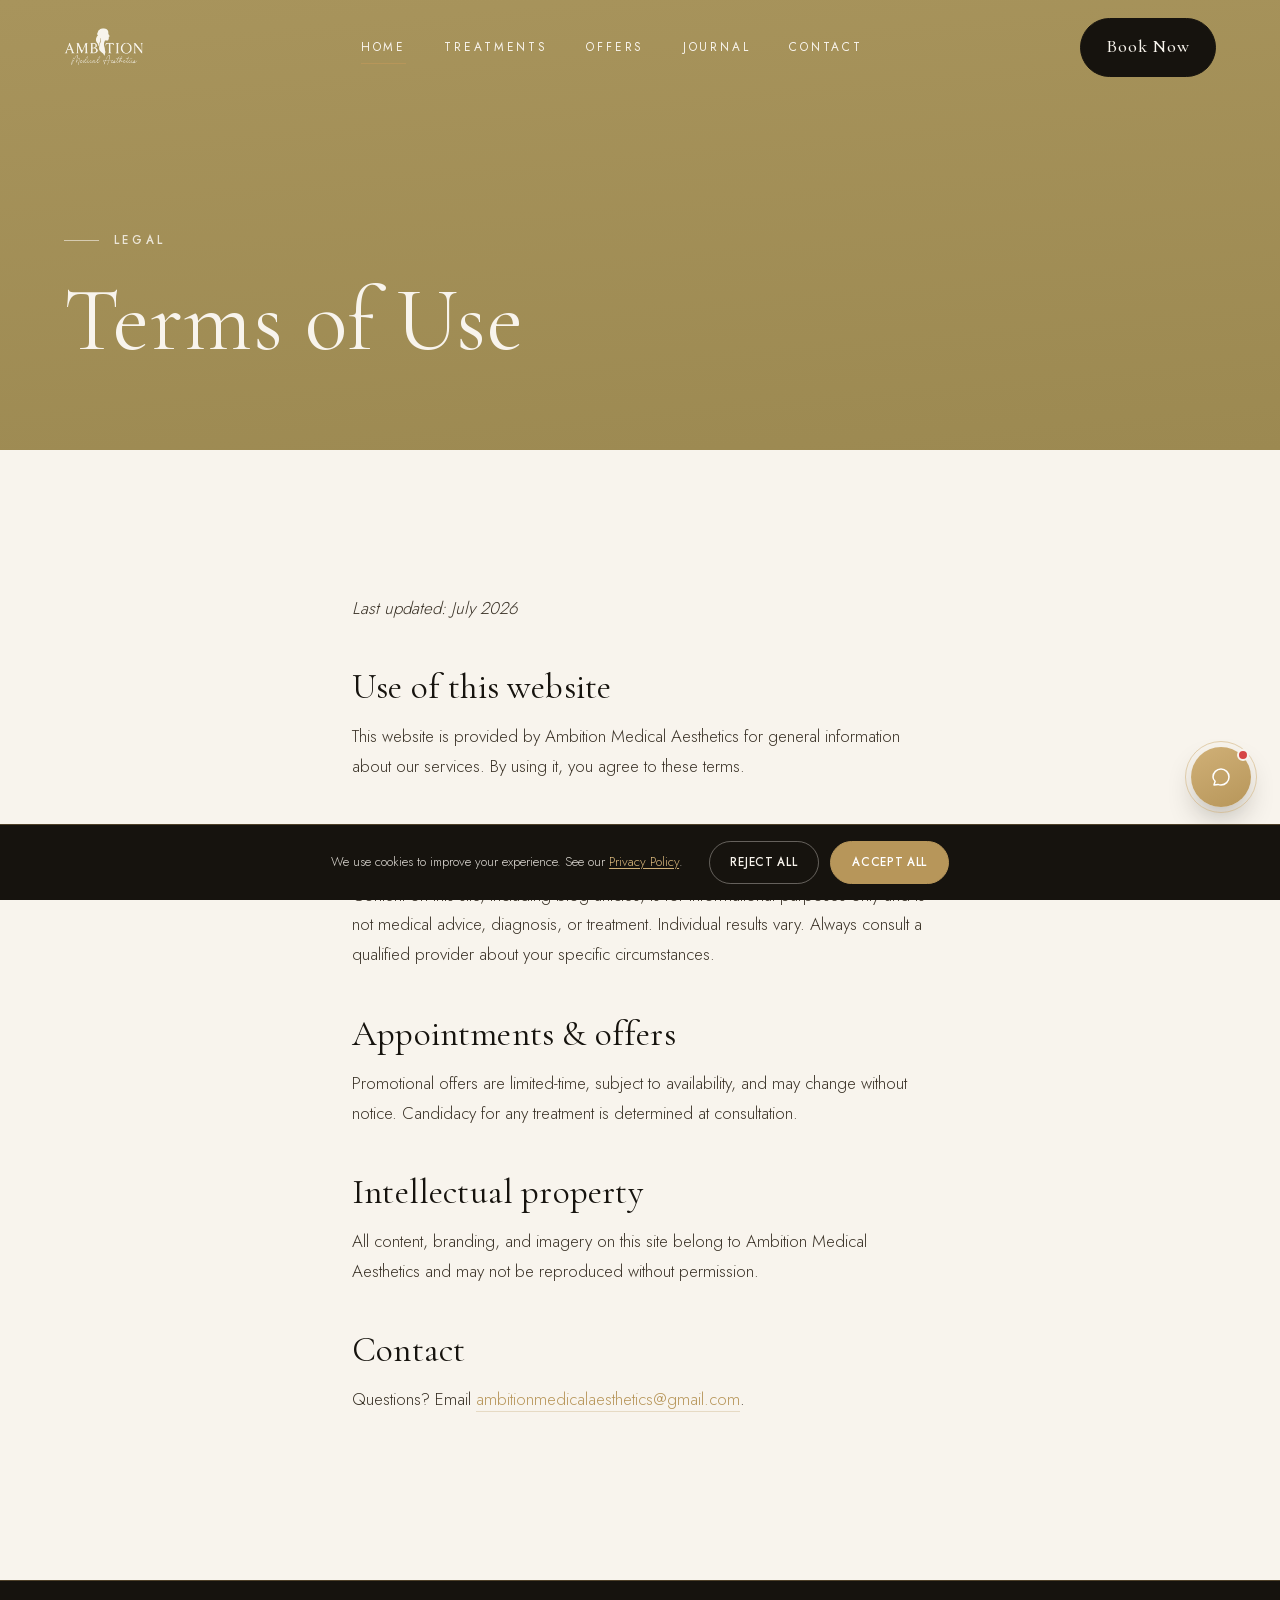
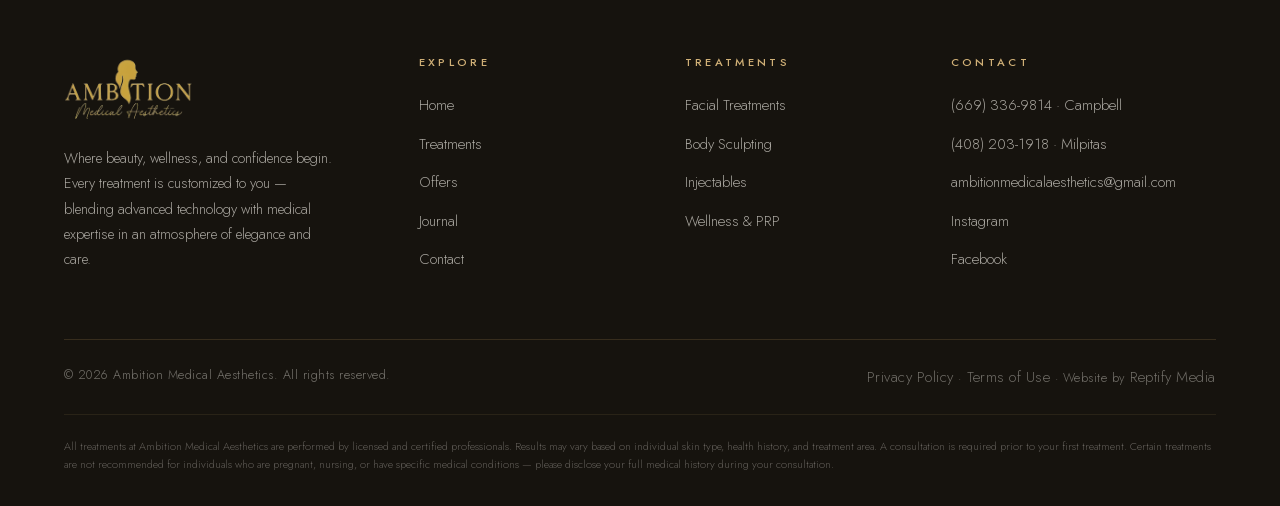
<file: terms.html>
<!DOCTYPE html>
<html lang="en">
<head>
<meta charset="UTF-8">
<meta name="viewport" content="width=device-width, initial-scale=1.0">
<title>Terms of Use | Ambition Medical Aesthetics</title>
<meta name="description" content="Terms of use for the Ambition Medical Aesthetics website.">
<meta name="robots" content="noindex,nofollow"><!-- HOLD: owner has not reviewed the site yet. Switch to index,follow on approval. -->
<link rel="canonical" href="https://ambitionmedicalaesthetics.com/terms.html">
<meta property="og:type" content="website">
<meta property="og:title" content="Terms of Use | Ambition Medical Aesthetics">
<meta property="og:description" content="Terms of use for the Ambition Medical Aesthetics website.">
<meta property="og:url" content="https://ambitionmedicalaesthetics.com/terms.html">
<meta property="og:image" content="https://ambitionmedicalaesthetics.com/assets/img/glow-portrait.webp">
<meta name="twitter:card" content="summary_large_image">
<meta name="theme-color" content="#16130e">
<link rel="icon" type="image/png" href="assets/img/favicon.png">
<link rel="stylesheet" href="assets/css/style.css?v=1785530871">

</head>
<body>
<a class="skip" href="#main">Skip to content</a>

<header class="header">
  <div class="wrap header__in">
    <a class="header__logo" href="index.html" aria-label="Ambition Medical Aesthetics — home">
      <img class="logo-light" src="assets/img/logo-ivory-sm.webp" alt="Ambition Medical Aesthetics" width="140" height="81">
      <img class="logo-dark" src="assets/img/logo-gold-sm.webp" alt="Ambition Medical Aesthetics" width="140" height="81">
    </a>
    <nav class="header__nav" aria-label="Primary">
      <a href="index.html">Home</a>
      <a href="services.html">Treatments</a>
      <a href="offers.html">Offers</a>
      <a href="blog.html">Journal</a>
      <a href="contact.html">Contact</a>
    </nav>
    <a class="btn btn--solid header__cta" href="contact.html">Book Now</a>
    <button class="header__burger" aria-label="Menu" aria-expanded="false">
      <span></span><span></span><span></span>
    </button>
  </div>
</header>

<nav class="mnav" aria-label="Mobile">
  <a class="mnav__link" href="index.html"><small>01</small>Home</a>
  <a class="mnav__link" href="services.html"><small>02</small>Treatments</a>
  <a class="mnav__link" href="offers.html"><small>03</small>Offers</a>
  <a class="mnav__link" href="blog.html"><small>04</small>Journal</a>
  <a class="mnav__link" href="contact.html"><small>05</small>Contact</a>
  <a class="mnav__link" href="tel:+16693369814"><small>06</small>Call Us</a>
  <div class="mnav__foot">
    <span>436 Marathon Dr, Campbell, CA · 236 N Abel St, Milpitas, CA</span>
    <a href="mailto:ambitionmedicalaesthetics@gmail.com">ambitionmedicalaesthetics@gmail.com</a>
  </div>
</nav>
<main id="main">
  <section class="phero">
    <div class="wrap">
      <p class="kicker">Legal</p>
      <h1>Terms of Use</h1>
    </div>
  </section>
  <section class="section">
    <div class="article">

<p><em>Last updated: July 2026</em></p>
<h2>Use of this website</h2>
<p>This website is provided by Ambition Medical Aesthetics for general information about our services. By using it, you agree to these terms.</p>
<h2>Not medical advice</h2>
<p>Content on this site, including blog articles, is for informational purposes only and is not medical advice, diagnosis, or treatment. Individual results vary. Always consult a qualified provider about your specific circumstances.</p>
<h2>Appointments &amp; offers</h2>
<p>Promotional offers are limited-time, subject to availability, and may change without notice. Candidacy for any treatment is determined at consultation.</p>
<h2>Intellectual property</h2>
<p>All content, branding, and imagery on this site belong to Ambition Medical Aesthetics and may not be reproduced without permission.</p>
<h2>Contact</h2>
<p>Questions? Email <a href="mailto:ambitionmedicalaesthetics@gmail.com">ambitionmedicalaesthetics@gmail.com</a>.</p>

    </div>
  </section>
</main>

<footer class="footer">
  <div class="wrap">
    <div class="footer__grid">
      <div class="footer__brand">
        <img src="assets/img/logo-gold-sm.webp" alt="Ambition Medical Aesthetics">
        <p>Where beauty, wellness, and confidence begin. Every treatment is customized to you — blending advanced technology with medical expertise in an atmosphere of elegance and care.</p>
      </div>
      <div>
        <h4>Explore</h4>
        <ul>
          <li><a href="index.html">Home</a></li>
          <li><a href="services.html">Treatments</a></li>
          <li><a href="offers.html">Offers</a></li>
          <li><a href="blog.html">Journal</a></li>
          <li><a href="contact.html">Contact</a></li>
        </ul>
      </div>
      <div>
        <h4>Treatments</h4>
        <ul>
          <li><a href="services.html#face">Facial Treatments</a></li>
          <li><a href="services.html#body">Body Sculpting</a></li>
          <li><a href="services.html#injectables">Injectables</a></li>
          <li><a href="services.html#wellness">Wellness &amp; PRP</a></li>
        </ul>
      </div>
      <div>
        <h4>Contact</h4>
        <ul>
          <li><a href="tel:+16693369814">(669) 336-9814 · Campbell</a></li>
          <li><a href="tel:+14082031918">(408) 203-1918 · Milpitas</a></li>
          <li><a href="mailto:ambitionmedicalaesthetics@gmail.com">ambitionmedicalaesthetics@gmail.com</a></li>
          <li><a href="https://www.instagram.com/ambitionaesthetics.ca/" target="_blank" rel="noopener">Instagram</a></li>
          <li><a href="https://www.facebook.com/profile.php?id=61581451716717" target="_blank" rel="noopener">Facebook</a></li>
        </ul>
      </div>
    </div>
    <div class="footer__bar">
      <span>© <span data-year>2026</span> Ambition Medical Aesthetics. All rights reserved.</span>
      <span><a href="privacy.html">Privacy Policy</a> · <a href="terms.html">Terms of Use</a> &middot; Website by <a href="https://reptifymedia.com" target="_blank" rel="noopener">Reptify Media</a></span>
    </div>
    <p class="footer__legal">All treatments at Ambition Medical Aesthetics are performed by licensed and certified professionals. Results may vary based on individual skin type, health history, and treatment area. A consultation is required prior to your first treatment. Certain treatments are not recommended for individuals who are pregnant, nursing, or have specific medical conditions &mdash; please disclose your full medical history during your consultation.</p>
  </div>
</footer>

<script src="assets/js/main.js?v=1785439358" defer></script>
</body>
</html>
</file>
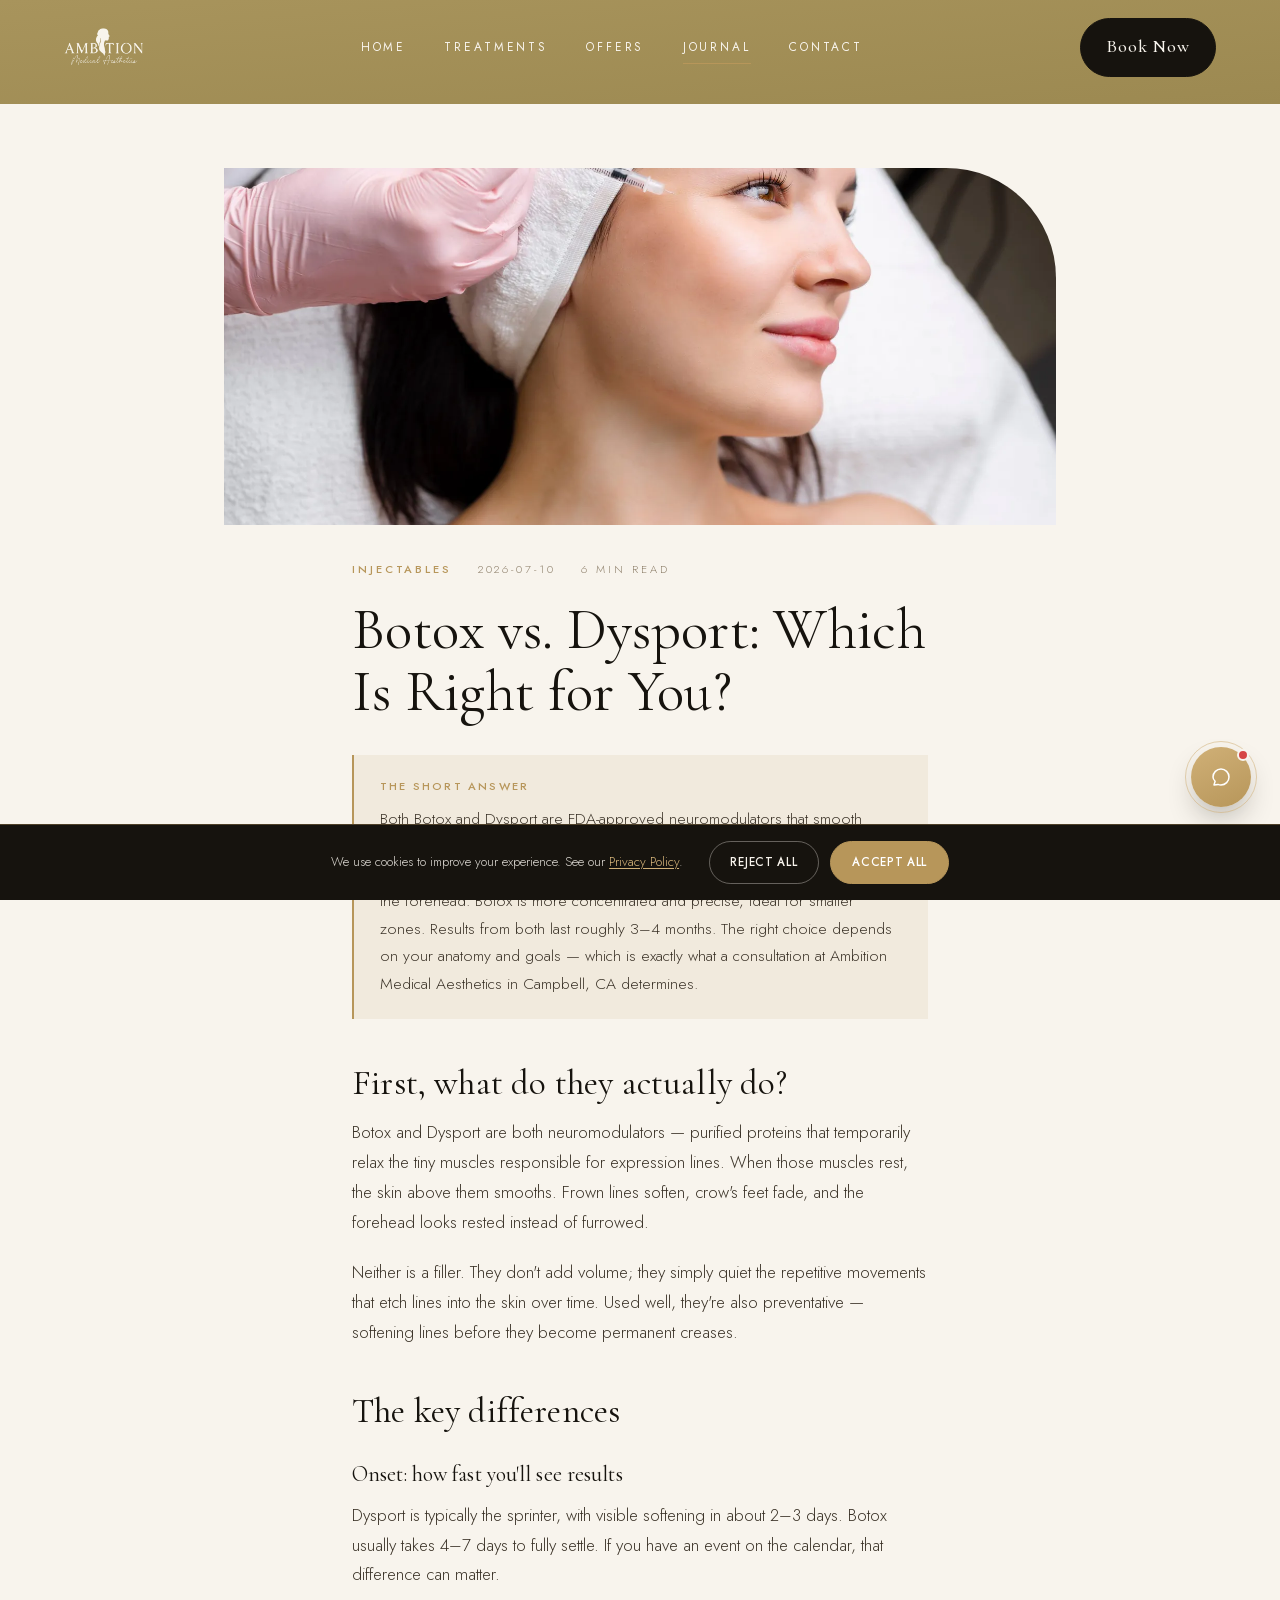
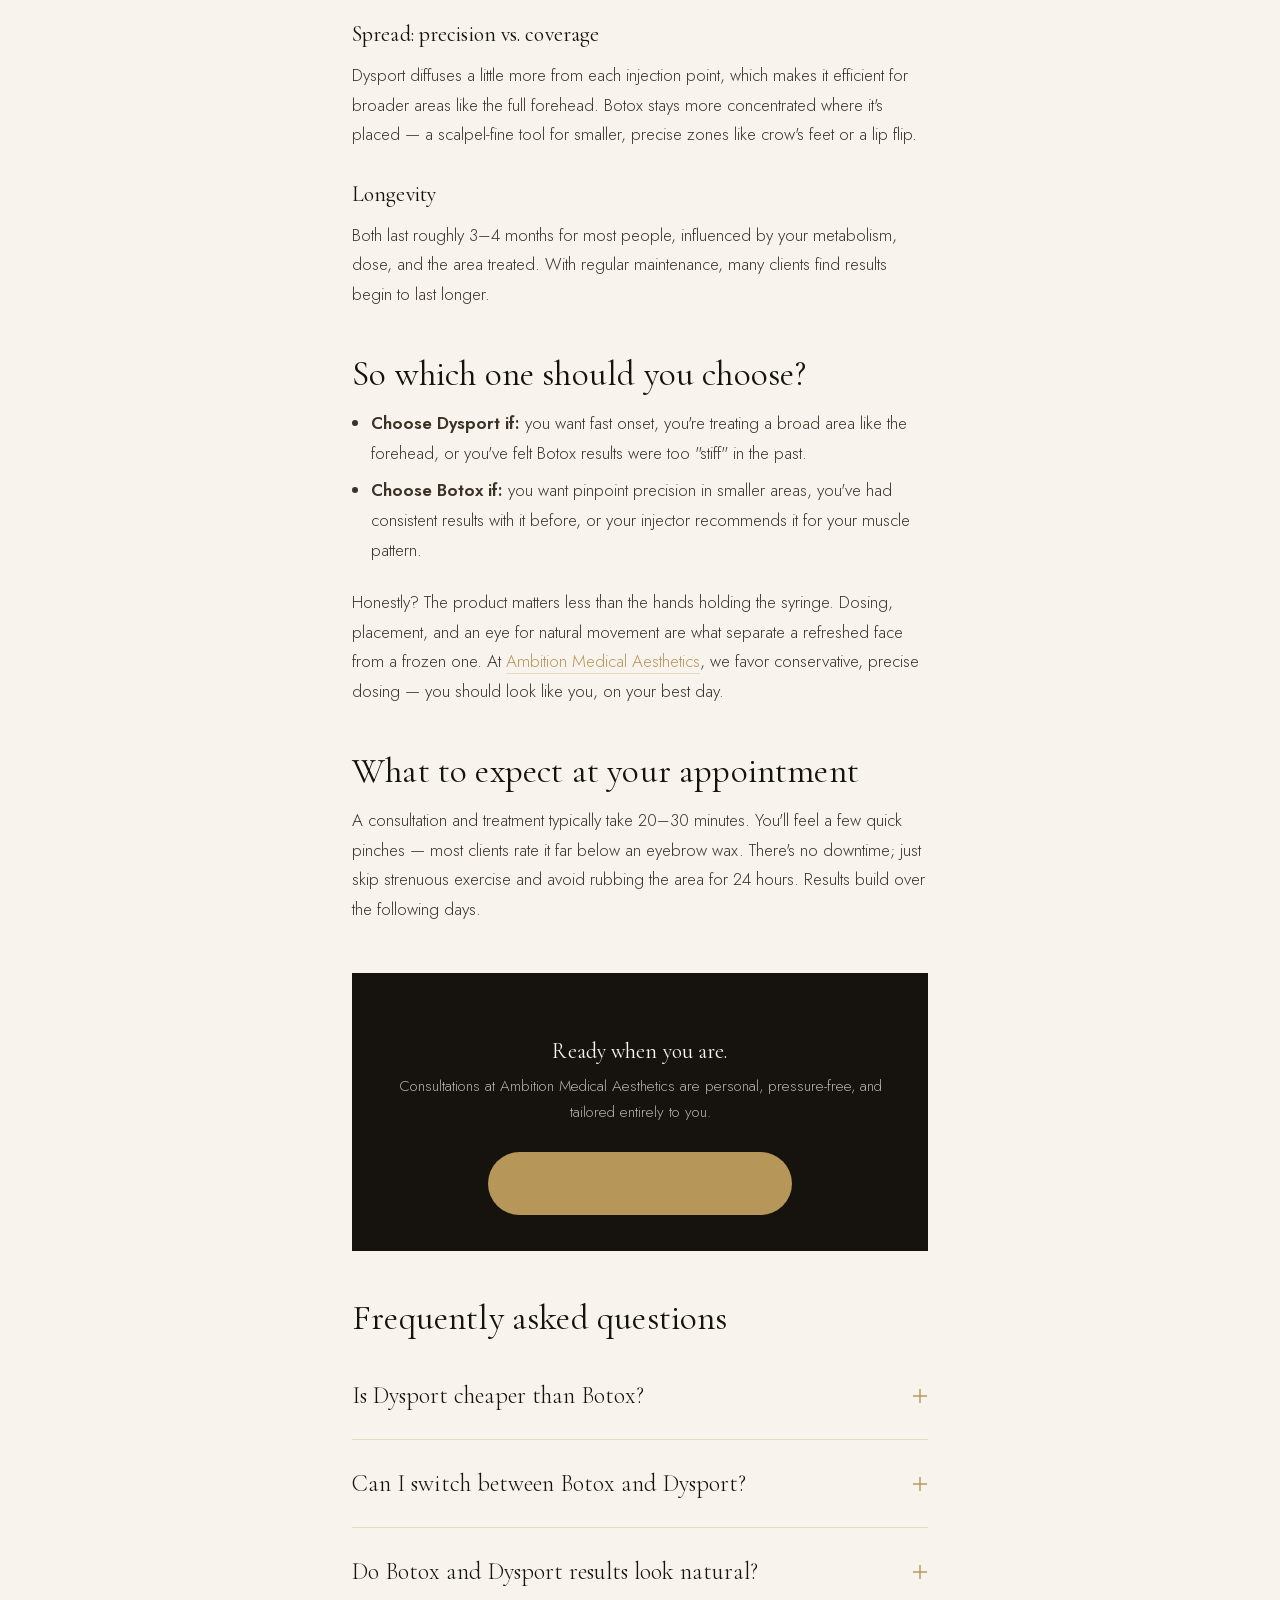
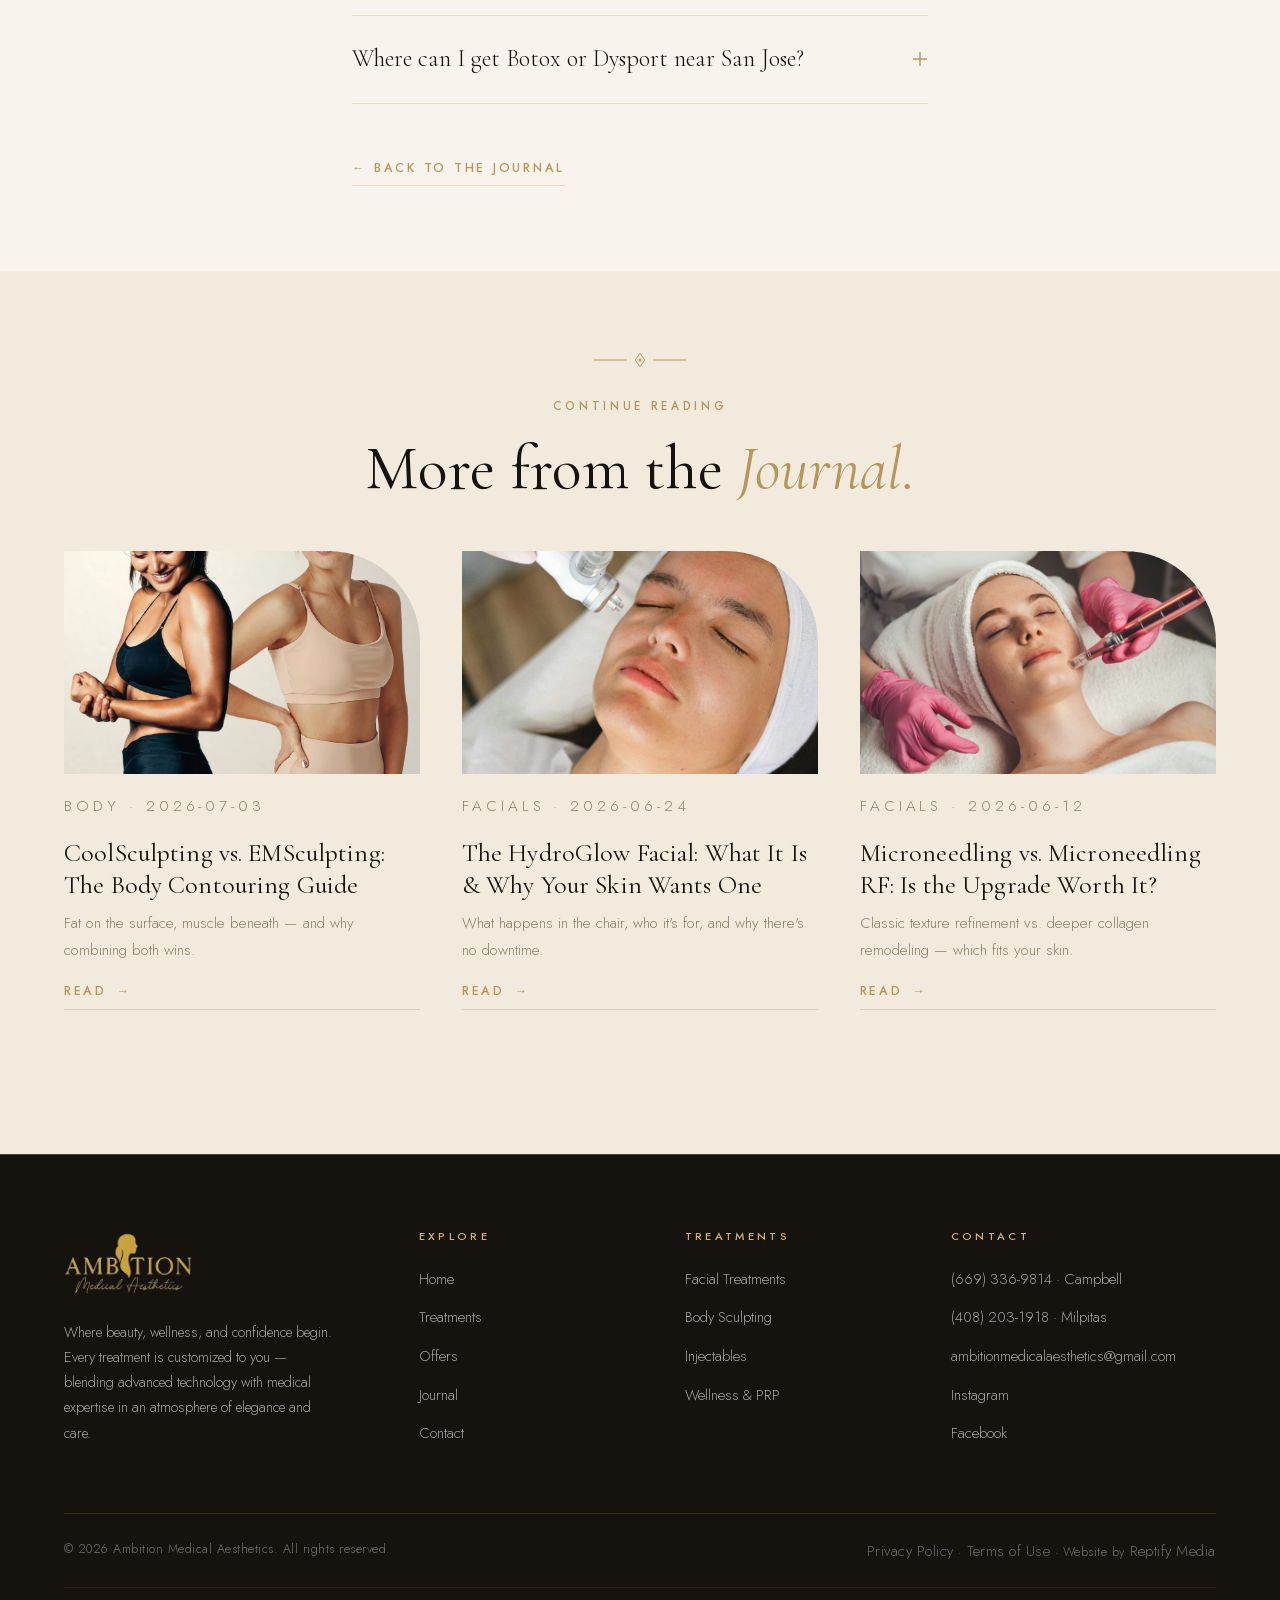
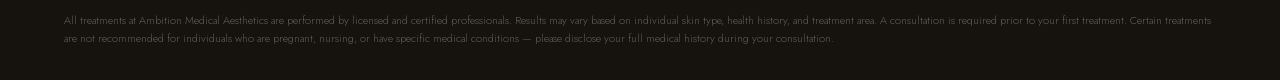
<file: blog/botox-vs-dysport.html>
<!DOCTYPE html>
<html lang="en">
<head>
<meta charset="UTF-8">
<meta name="viewport" content="width=device-width, initial-scale=1.0">
<title>Botox vs Dysport: Differences, Results & How to Choose (2026 Guide) | Ambition Medical Aesthetics</title>
<meta name="description" content="Botox or Dysport? A clear, honest comparison from the med spa team at Ambition Medical Aesthetics in Campbell, CA — onset time, spread, longevity, and which wrinkle treatment fits your face.">
<meta name="robots" content="noindex,nofollow"><!-- HOLD: owner has not reviewed the site yet. Switch to index,follow on approval. -->
<link rel="canonical" href="https://ambitionmedicalaesthetics.com/blog/botox-vs-dysport.html">
<meta property="og:type" content="website">
<meta property="og:title" content="Botox vs Dysport: Differences, Results & How to Choose (2026 Guide) | Ambition Medical Aesthetics">
<meta property="og:description" content="Botox or Dysport? A clear, honest comparison from the med spa team at Ambition Medical Aesthetics in Campbell, CA — onset time, spread, longevity, and which wrinkle treatment fits your face.">
<meta property="og:url" content="https://ambitionmedicalaesthetics.com/blog/botox-vs-dysport.html">
<meta property="og:image" content="https://ambitionmedicalaesthetics.com/assets/img/injectables.webp">
<meta name="twitter:card" content="summary_large_image">
<meta name="theme-color" content="#16130e">
<link rel="icon" type="image/png" href="../assets/img/favicon.png">
<link rel="stylesheet" href="../assets/css/style.css?v=1785530871">
<script type="application/ld+json">{
 "@context": "https://schema.org",
 "@type": "BlogPosting",
 "headline": "Botox vs. Dysport: Which Is Right for You?",
 "description": "Botox or Dysport? A clear, honest comparison from the med spa team at Ambition Medical Aesthetics in Campbell, CA \u2014 onset time, spread, longevity, and which wrinkle treatment fits your face.",
 "image": "https://ambitionmedicalaesthetics.com/assets/img/injectables.webp",
 "datePublished": "2026-07-10",
 "dateModified": "2026-07-10",
 "author": {
  "@type": "Organization",
  "name": "Ambition Medical Aesthetics",
  "url": "https://ambitionmedicalaesthetics.com"
 },
 "publisher": {
  "@id": "https://ambitionmedicalaesthetics.com/#business"
 },
 "mainEntityOfPage": "https://ambitionmedicalaesthetics.com/blog/botox-vs-dysport.html"
}</script>
<script type="application/ld+json">{
 "@context": "https://schema.org",
 "@type": "FAQPage",
 "mainEntity": [
  {
   "@type": "Question",
   "name": "Is Dysport cheaper than Botox?",
   "acceptedAnswer": {
    "@type": "Answer",
    "text": "Pricing is measured differently (Dysport units are smaller), so comparing per-unit prices is misleading. What matters is the total cost to treat your area effectively \u2014 which we quote transparently at your consultation at our Campbell, CA studio."
   }
  },
  {
   "@type": "Question",
   "name": "Can I switch between Botox and Dysport?",
   "acceptedAnswer": {
    "@type": "Answer",
    "text": "Yes. Many clients switch based on how their muscles respond. Your injector will track your results and recommend adjustments."
   }
  },
  {
   "@type": "Question",
   "name": "Do Botox and Dysport results look natural?",
   "acceptedAnswer": {
    "@type": "Answer",
    "text": "In skilled hands, yes. Natural results come from conservative dosing and precise placement that softens lines while preserving expression."
   }
  },
  {
   "@type": "Question",
   "name": "Where can I get Botox or Dysport near San Jose?",
   "acceptedAnswer": {
    "@type": "Answer",
    "text": "Ambition Medical Aesthetics offers Botox and Dysport at 436 Marathon Dr, Campbell, CA 95008 \u2014 minutes from San Jose, Los Gatos, and Saratoga. Call (669) 336-9814 to book."
   }
  }
 ]
}</script>
</head>
<body>
<a class="skip" href="#main">Skip to content</a>

<header class="header">
  <div class="wrap header__in">
    <a class="header__logo" href="../index.html" aria-label="Ambition Medical Aesthetics — home">
      <img class="logo-light" src="../assets/img/logo-ivory-sm.webp" alt="Ambition Medical Aesthetics" width="140" height="81">
      <img class="logo-dark" src="../assets/img/logo-gold-sm.webp" alt="Ambition Medical Aesthetics" width="140" height="81">
    </a>
    <nav class="header__nav" aria-label="Primary">
      <a href="../index.html">Home</a>
      <a href="../services.html">Treatments</a>
      <a href="../offers.html">Offers</a>
      <a href="../blog.html">Journal</a>
      <a href="../contact.html">Contact</a>
    </nav>
    <a class="btn btn--solid header__cta" href="../contact.html">Book Now</a>
    <button class="header__burger" aria-label="Menu" aria-expanded="false">
      <span></span><span></span><span></span>
    </button>
  </div>
</header>

<nav class="mnav" aria-label="Mobile">
  <a class="mnav__link" href="../index.html"><small>01</small>Home</a>
  <a class="mnav__link" href="../services.html"><small>02</small>Treatments</a>
  <a class="mnav__link" href="../offers.html"><small>03</small>Offers</a>
  <a class="mnav__link" href="../blog.html"><small>04</small>Journal</a>
  <a class="mnav__link" href="../contact.html"><small>05</small>Contact</a>
  <a class="mnav__link" href="tel:+16693369814"><small>06</small>Call Us</a>
  <div class="mnav__foot">
    <span>436 Marathon Dr, Campbell, CA · 236 N Abel St, Milpitas, CA</span>
    <a href="mailto:ambitionmedicalaesthetics@gmail.com">ambitionmedicalaesthetics@gmail.com</a>
  </div>
</nav>
<main id="main">

  <div style="padding-top:6.5rem;background:linear-gradient(175deg,#a8945c,#9c8951)"></div>
  <article class="section" style="padding-top:clamp(2.5rem,6vw,4rem)" itemscope itemtype="https://schema.org/BlogPosting">
    <div class="article__hero img-rv">
      <img src="../assets/img/injectables.webp" alt="A client receiving a precise injectable treatment" itemprop="image">
    </div>
    <div class="article">
      <div class="article__meta" style="margin-top:2.2rem">
        <span><b>Injectables</b></span>
        <span><time datetime="2026-07-10" itemprop="datePublished">2026-07-10</time></span>
        <span>6 min read</span>
      </div>
      <h1 itemprop="headline">Botox vs. Dysport: Which Is Right for You?</h1>
      <div class="tldr rv"><strong>The Short Answer</strong>Both Botox and Dysport are FDA-approved neuromodulators that smooth expression lines by relaxing targeted muscles. Dysport tends to kick in slightly faster (2–3 days vs 4–7) and diffuses more, which can suit larger areas like the forehead. Botox is more concentrated and precise, ideal for smaller zones. Results from both last roughly 3–4 months. The right choice depends on your anatomy and goals — which is exactly what a consultation at Ambition Medical Aesthetics in Campbell, CA determines.</div>
      <div itemprop="articleBody">

<h2>First, what do they actually do?</h2>
<p>Botox and Dysport are both neuromodulators — purified proteins that temporarily relax the tiny muscles responsible for expression lines. When those muscles rest, the skin above them smooths. Frown lines soften, crow's feet fade, and the forehead looks rested instead of furrowed.</p>
<p>Neither is a filler. They don't add volume; they simply quiet the repetitive movements that etch lines into the skin over time. Used well, they're also preventative — softening lines before they become permanent creases.</p>

<h2>The key differences</h2>
<h3>Onset: how fast you'll see results</h3>
<p>Dysport is typically the sprinter, with visible softening in about 2–3 days. Botox usually takes 4–7 days to fully settle. If you have an event on the calendar, that difference can matter.</p>
<h3>Spread: precision vs. coverage</h3>
<p>Dysport diffuses a little more from each injection point, which makes it efficient for broader areas like the full forehead. Botox stays more concentrated where it's placed — a scalpel-fine tool for smaller, precise zones like crow's feet or a lip flip.</p>
<h3>Longevity</h3>
<p>Both last roughly 3–4 months for most people, influenced by your metabolism, dose, and the area treated. With regular maintenance, many clients find results begin to last longer.</p>

<h2>So which one should you choose?</h2>
<ul>
<li><strong>Choose Dysport if:</strong> you want fast onset, you're treating a broad area like the forehead, or you've felt Botox results were too "stiff" in the past.</li>
<li><strong>Choose Botox if:</strong> you want pinpoint precision in smaller areas, you've had consistent results with it before, or your injector recommends it for your muscle pattern.</li>
</ul>
<p>Honestly? The product matters less than the hands holding the syringe. Dosing, placement, and an eye for natural movement are what separate a refreshed face from a frozen one. At <a href="../services.html#injectables">Ambition Medical Aesthetics</a>, we favor conservative, precise dosing — you should look like you, on your best day.</p>

<h2>What to expect at your appointment</h2>
<p>A consultation and treatment typically take 20–30 minutes. You'll feel a few quick pinches — most clients rate it far below an eyebrow wax. There's no downtime; just skip strenuous exercise and avoid rubbing the area for 24 hours. Results build over the following days.</p>

      </div>

      <div class="article__cta rv">
        <h3 class="serif">Ready when you are.</h3>
        <p>Consultations at Ambition Medical Aesthetics are personal, pressure-free, and tailored entirely to you.</p>
        <a class="btn btn--solid" href="../contact.html">Reserve Your Consultation</a>
      </div>

      <h2>Frequently asked questions</h2>
      <div class="faq">
        <div class="faq__item rv">
          <button class="faq__q" aria-expanded="false">Is Dysport cheaper than Botox?
            <svg width="16" height="16" viewBox="0 0 16 16" fill="none"><path d="M8 1v14M1 8h14" stroke="#b7965a" stroke-width="1.4"/></svg>
          </button>
          <div class="faq__a"><p>Pricing is measured differently (Dysport units are smaller), so comparing per-unit prices is misleading. What matters is the total cost to treat your area effectively — which we quote transparently at your consultation at our Campbell, CA studio.</p></div>
        </div>
        <div class="faq__item rv">
          <button class="faq__q" aria-expanded="false">Can I switch between Botox and Dysport?
            <svg width="16" height="16" viewBox="0 0 16 16" fill="none"><path d="M8 1v14M1 8h14" stroke="#b7965a" stroke-width="1.4"/></svg>
          </button>
          <div class="faq__a"><p>Yes. Many clients switch based on how their muscles respond. Your injector will track your results and recommend adjustments.</p></div>
        </div>
        <div class="faq__item rv">
          <button class="faq__q" aria-expanded="false">Do Botox and Dysport results look natural?
            <svg width="16" height="16" viewBox="0 0 16 16" fill="none"><path d="M8 1v14M1 8h14" stroke="#b7965a" stroke-width="1.4"/></svg>
          </button>
          <div class="faq__a"><p>In skilled hands, yes. Natural results come from conservative dosing and precise placement that softens lines while preserving expression.</p></div>
        </div>
        <div class="faq__item rv">
          <button class="faq__q" aria-expanded="false">Where can I get Botox or Dysport near San Jose?
            <svg width="16" height="16" viewBox="0 0 16 16" fill="none"><path d="M8 1v14M1 8h14" stroke="#b7965a" stroke-width="1.4"/></svg>
          </button>
          <div class="faq__a"><p>Ambition Medical Aesthetics offers Botox and Dysport at 436 Marathon Dr, Campbell, CA 95008 — minutes from San Jose, Los Gatos, and Saratoga. Call (669) 336-9814 to book.</p></div>
        </div>
      </div>

      <p class="mt-3"><a class="link-arrow" href="../blog.html">← Back to the Journal</a></p>
    </div>
  </article>

  <section class="section section--cream" style="padding-top:clamp(3rem,7vw,5rem)">
    <div class="wrap">
      <div class="center" style="margin-bottom:clamp(2rem,5vw,3rem)">
        <div class="orn orn--center" aria-hidden="true"><svg viewBox="0 0 92 18" fill="none"><path d="M0 9h33M59 9h33" stroke="currentColor" stroke-width="1"/><path d="M46 2.5l4.8 6.5-4.8 6.5-4.8-6.5z" stroke="currentColor" stroke-width="1"/><circle cx="46" cy="9" r="1.5" fill="currentColor"/></svg></div>
        <p class="kicker kicker--plain rv">Continue Reading</p>
        <h2 class="rv rv-d1" style="margin-top:1rem">More from the <em>Journal.</em></h2>
      </div>
      <div class="bgrid">
        <article class="bcard rv">
          <a class="bcard__media img-rv" href="coolsculpting-vs-emsculpting.html"><img src="../assets/img/body-sculpting.webp" alt="Two women in athletic wear showing body sculpting results" loading="lazy"></a>
          <p class="bcard__meta">Body &middot; 2026-07-03</p>
          <h3 class="serif"><a href="coolsculpting-vs-emsculpting.html">CoolSculpting vs. EMSculpting: The Body Contouring Guide</a></h3>
          <p>Fat on the surface, muscle beneath — and why combining both wins.</p>
          <a class="link-arrow" href="coolsculpting-vs-emsculpting.html">Read <span aria-hidden="true">&rarr;</span></a>
        </article>
        <article class="bcard rv rv-d1">
          <a class="bcard__media img-rv" href="hydroglow-facial-guide.html"><img src="../assets/img/facial-treatment.webp" alt="A client receiving the HydroGlow facial treatment" loading="lazy"></a>
          <p class="bcard__meta">Facials &middot; 2026-06-24</p>
          <h3 class="serif"><a href="hydroglow-facial-guide.html">The HydroGlow Facial: What It Is & Why Your Skin Wants One</a></h3>
          <p>What happens in the chair, who it's for, and why there's no downtime.</p>
          <a class="link-arrow" href="hydroglow-facial-guide.html">Read <span aria-hidden="true">&rarr;</span></a>
        </article>
        <article class="bcard rv rv-d2">
          <a class="bcard__media img-rv" href="microneedling-vs-microneedling-rf.html"><img src="../assets/img/microneedling-pink.webp" alt="RF microneedling treatment in progress" loading="lazy"></a>
          <p class="bcard__meta">Facials &middot; 2026-06-12</p>
          <h3 class="serif"><a href="microneedling-vs-microneedling-rf.html">Microneedling vs. Microneedling RF: Is the Upgrade Worth It?</a></h3>
          <p>Classic texture refinement vs. deeper collagen remodeling — which fits your skin.</p>
          <a class="link-arrow" href="microneedling-vs-microneedling-rf.html">Read <span aria-hidden="true">&rarr;</span></a>
        </article>
      </div>
    </div>
  </section>

</main>

<footer class="footer">
  <div class="wrap">
    <div class="footer__grid">
      <div class="footer__brand">
        <img src="../assets/img/logo-gold-sm.webp" alt="Ambition Medical Aesthetics">
        <p>Where beauty, wellness, and confidence begin. Every treatment is customized to you — blending advanced technology with medical expertise in an atmosphere of elegance and care.</p>
      </div>
      <div>
        <h4>Explore</h4>
        <ul>
          <li><a href="../index.html">Home</a></li>
          <li><a href="../services.html">Treatments</a></li>
          <li><a href="../offers.html">Offers</a></li>
          <li><a href="../blog.html">Journal</a></li>
          <li><a href="../contact.html">Contact</a></li>
        </ul>
      </div>
      <div>
        <h4>Treatments</h4>
        <ul>
          <li><a href="../services.html#face">Facial Treatments</a></li>
          <li><a href="../services.html#body">Body Sculpting</a></li>
          <li><a href="../services.html#injectables">Injectables</a></li>
          <li><a href="../services.html#wellness">Wellness &amp; PRP</a></li>
        </ul>
      </div>
      <div>
        <h4>Contact</h4>
        <ul>
          <li><a href="tel:+16693369814">(669) 336-9814 · Campbell</a></li>
          <li><a href="tel:+14082031918">(408) 203-1918 · Milpitas</a></li>
          <li><a href="mailto:ambitionmedicalaesthetics@gmail.com">ambitionmedicalaesthetics@gmail.com</a></li>
          <li><a href="https://www.instagram.com/ambitionaesthetics.ca/" target="_blank" rel="noopener">Instagram</a></li>
          <li><a href="https://www.facebook.com/profile.php?id=61581451716717" target="_blank" rel="noopener">Facebook</a></li>
        </ul>
      </div>
    </div>
    <div class="footer__bar">
      <span>© <span data-year>2026</span> Ambition Medical Aesthetics. All rights reserved.</span>
      <span><a href="../privacy.html">Privacy Policy</a> · <a href="../terms.html">Terms of Use</a> &middot; Website by <a href="https://reptifymedia.com" target="_blank" rel="noopener">Reptify Media</a></span>
    </div>
    <p class="footer__legal">All treatments at Ambition Medical Aesthetics are performed by licensed and certified professionals. Results may vary based on individual skin type, health history, and treatment area. A consultation is required prior to your first treatment. Certain treatments are not recommended for individuals who are pregnant, nursing, or have specific medical conditions &mdash; please disclose your full medical history during your consultation.</p>
  </div>
</footer>

<script src="../assets/js/main.js?v=1785439358" defer></script>
</body>
</html>
</file>
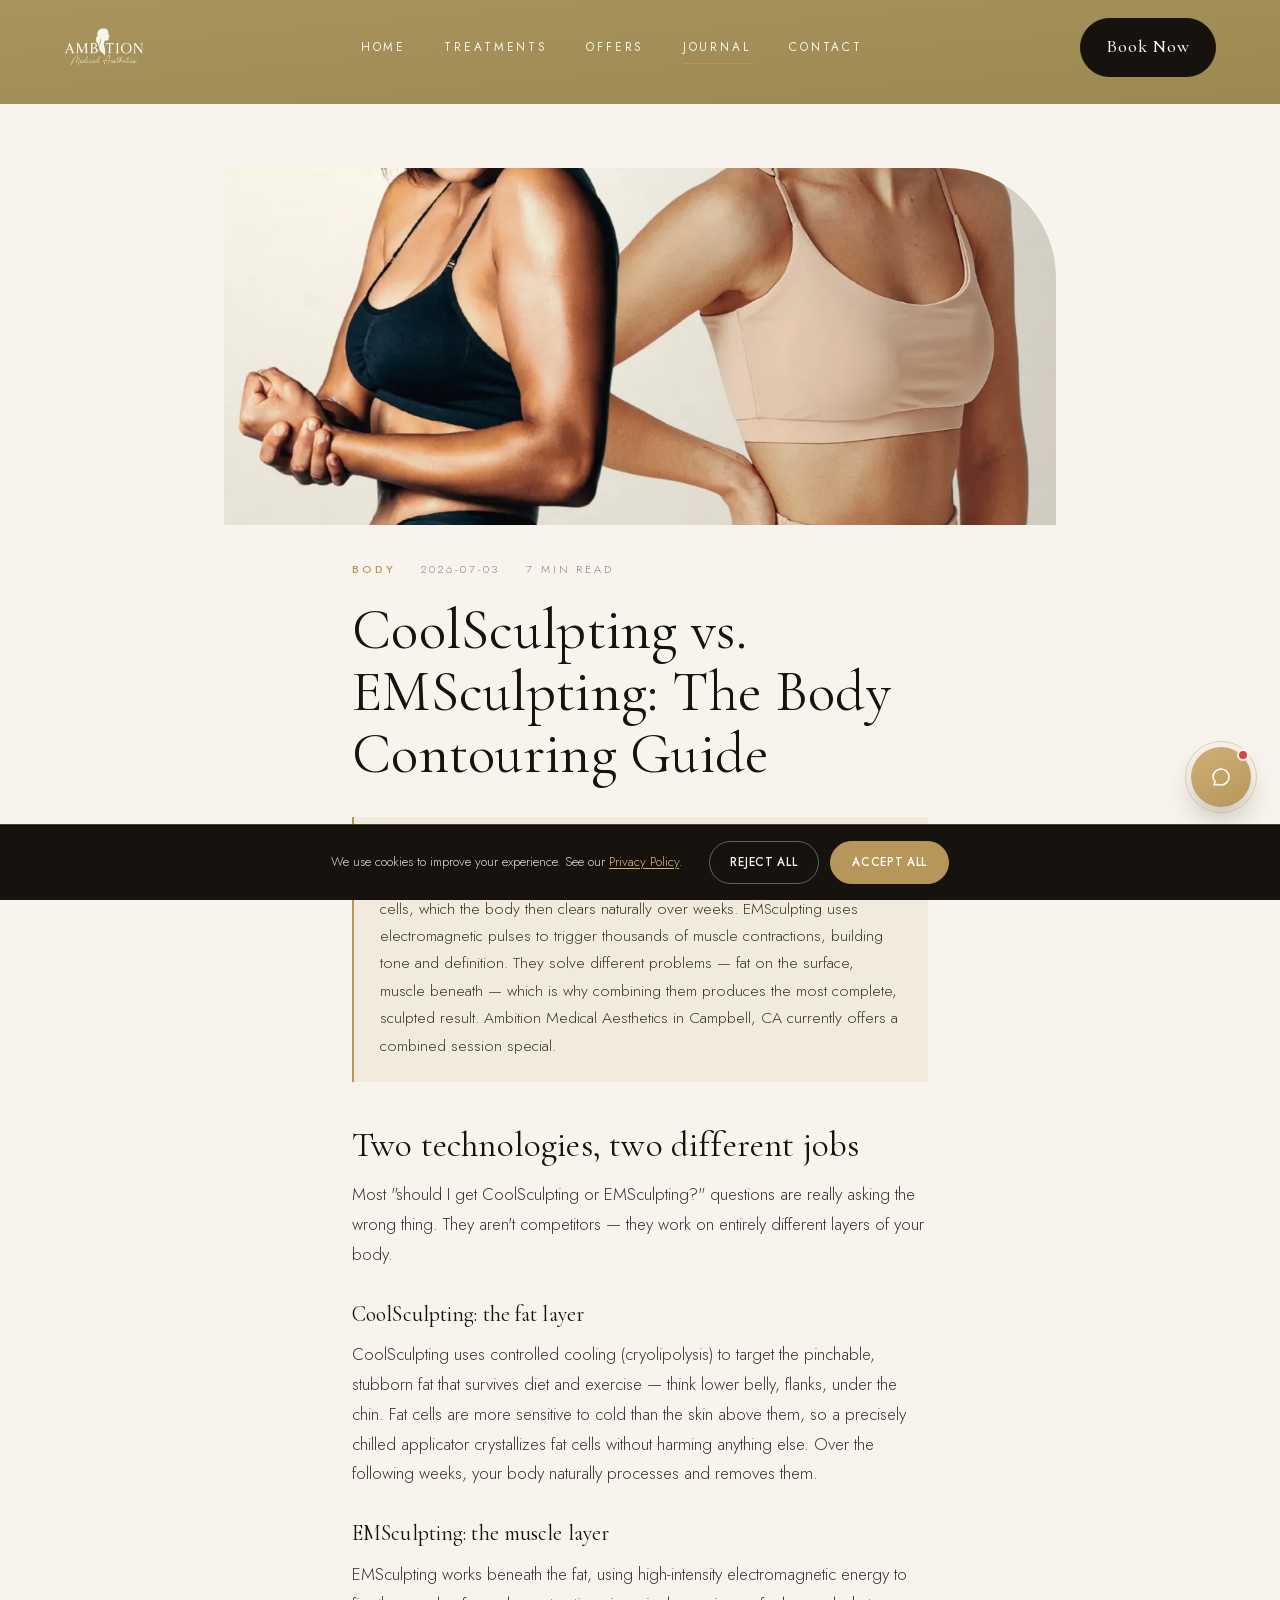
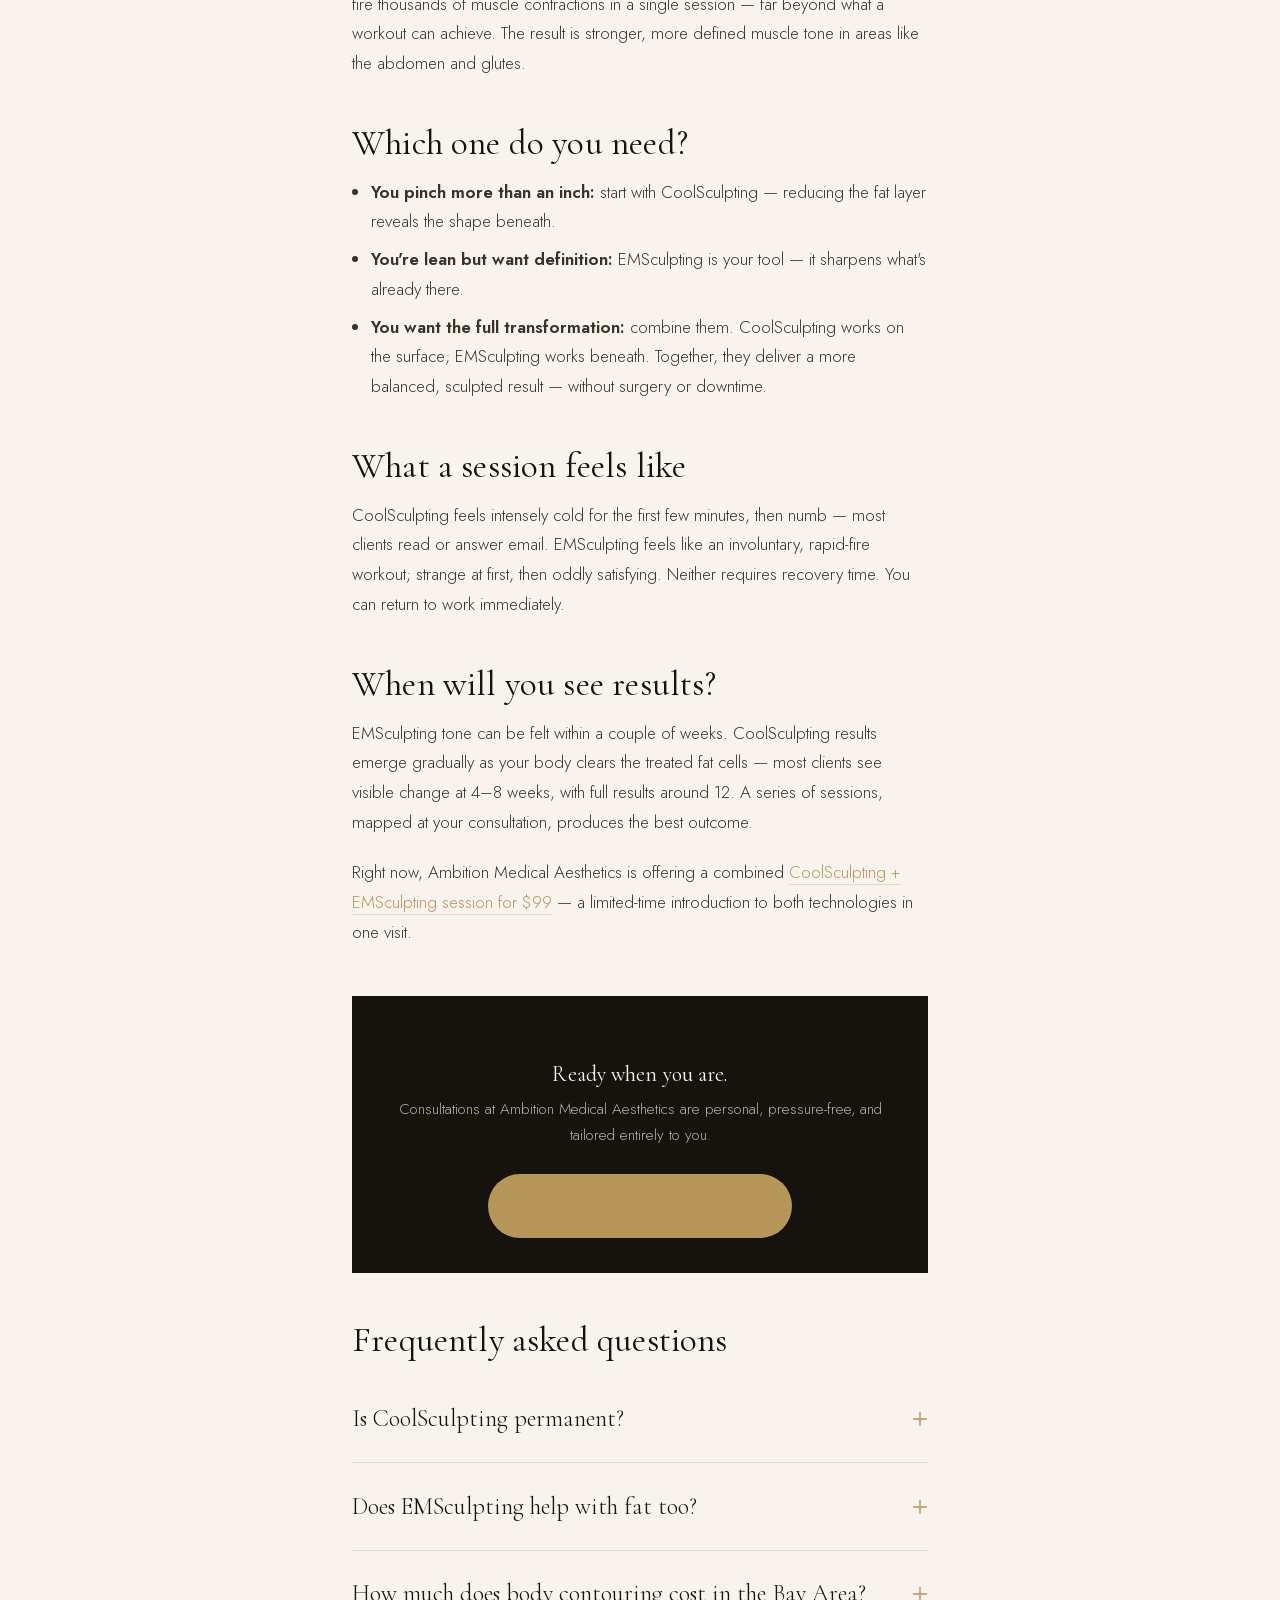
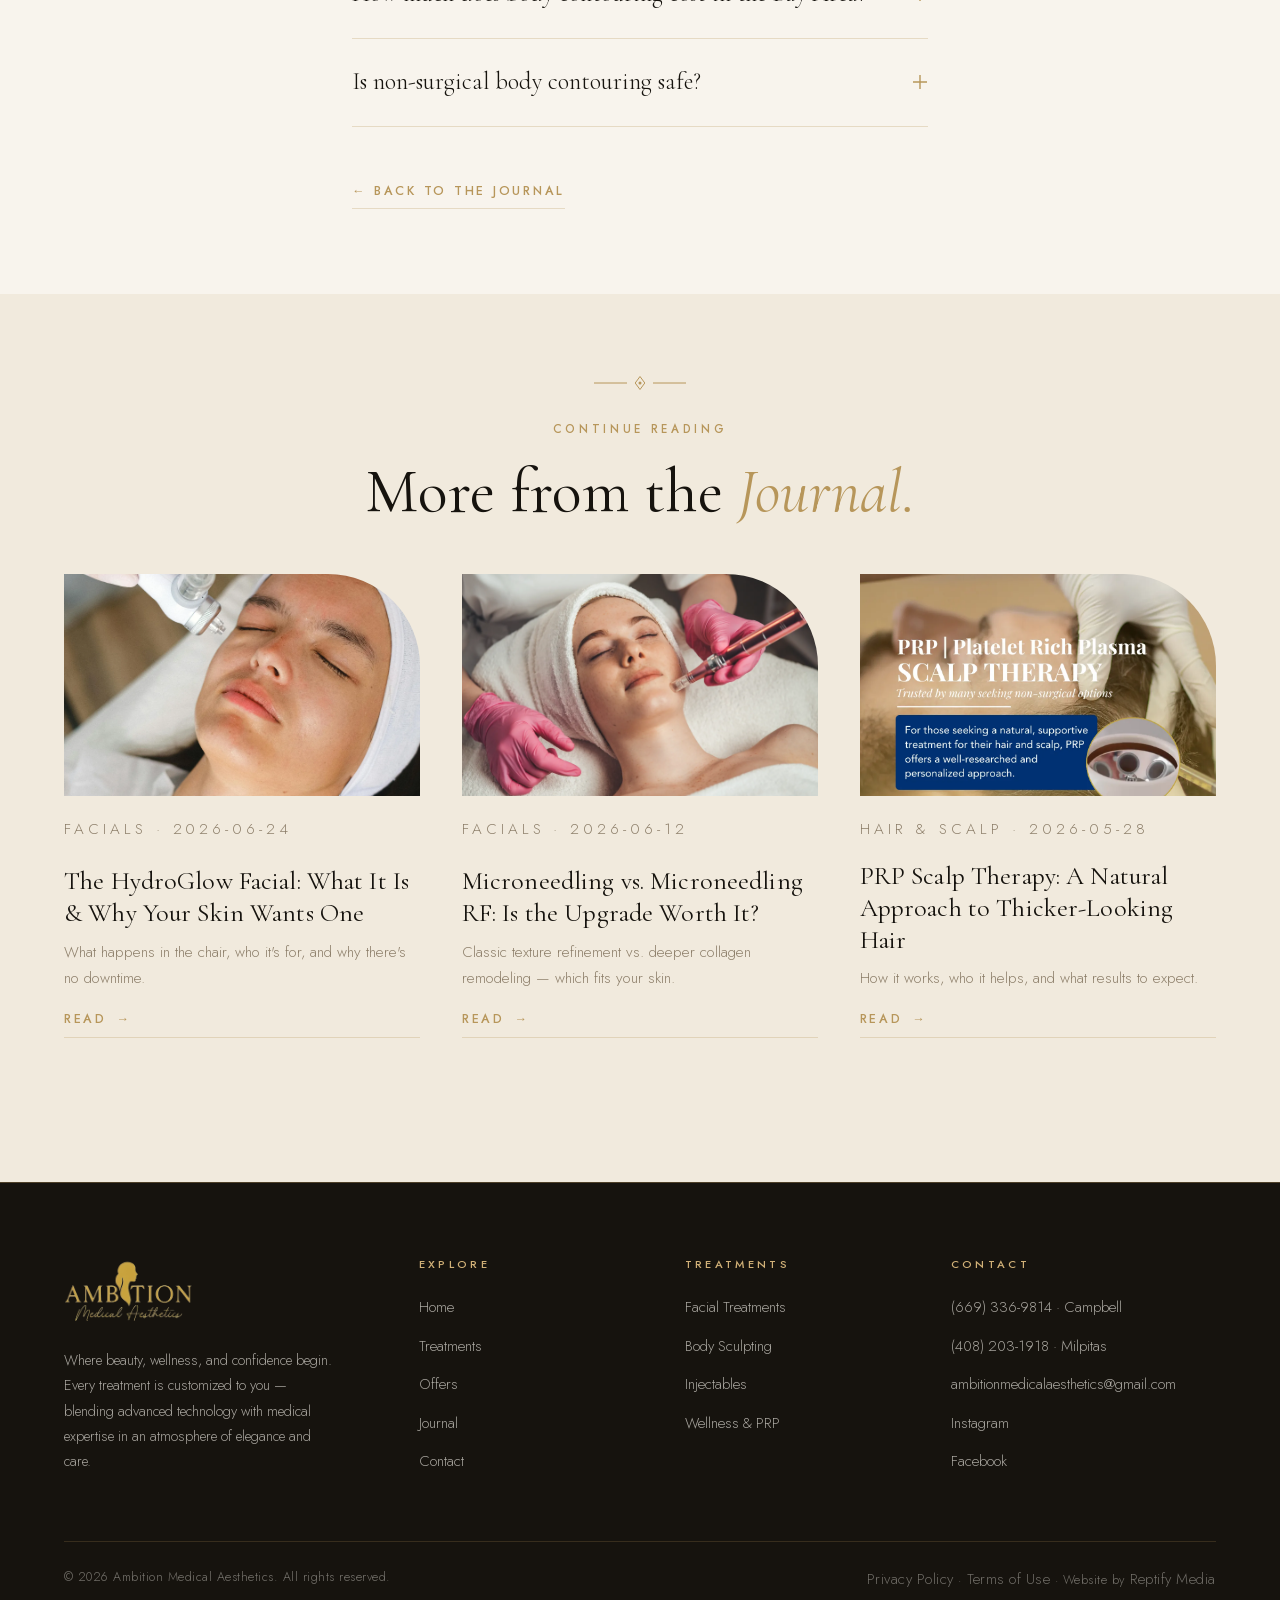
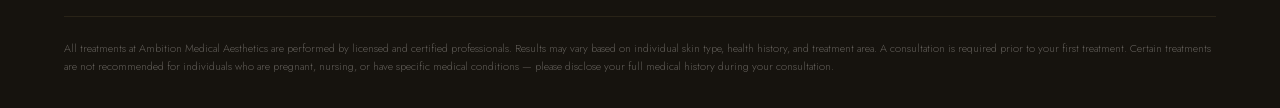
<file: blog/coolsculpting-vs-emsculpting.html>
<!DOCTYPE html>
<html lang="en">
<head>
<meta charset="UTF-8">
<meta name="viewport" content="width=device-width, initial-scale=1.0">
<title>CoolSculpting vs EMSculpting: What's the Difference & Can You Combine Them? | Ambition Medical Aesthetics</title>
<meta name="description" content="CoolSculpting freezes fat; EMSculpting builds muscle. Learn how each works, who they're for, and why combining both delivers the most sculpted results — from Ambition Medical Aesthetics, Campbell CA.">
<meta name="robots" content="noindex,nofollow"><!-- HOLD: owner has not reviewed the site yet. Switch to index,follow on approval. -->
<link rel="canonical" href="https://ambitionmedicalaesthetics.com/blog/coolsculpting-vs-emsculpting.html">
<meta property="og:type" content="website">
<meta property="og:title" content="CoolSculpting vs EMSculpting: What's the Difference & Can You Combine Them? | Ambition Medical Aesthetics">
<meta property="og:description" content="CoolSculpting freezes fat; EMSculpting builds muscle. Learn how each works, who they're for, and why combining both delivers the most sculpted results — from Ambition Medical Aesthetics, Campbell CA.">
<meta property="og:url" content="https://ambitionmedicalaesthetics.com/blog/coolsculpting-vs-emsculpting.html">
<meta property="og:image" content="https://ambitionmedicalaesthetics.com/assets/img/body-sculpting.webp">
<meta name="twitter:card" content="summary_large_image">
<meta name="theme-color" content="#16130e">
<link rel="icon" type="image/png" href="../assets/img/favicon.png">
<link rel="stylesheet" href="../assets/css/style.css?v=1785530871">
<script type="application/ld+json">{
 "@context": "https://schema.org",
 "@type": "BlogPosting",
 "headline": "CoolSculpting vs. EMSculpting: The Body Contouring Guide",
 "description": "CoolSculpting freezes fat; EMSculpting builds muscle. Learn how each works, who they're for, and why combining both delivers the most sculpted results \u2014 from Ambition Medical Aesthetics, Campbell CA.",
 "image": "https://ambitionmedicalaesthetics.com/assets/img/body-sculpting.webp",
 "datePublished": "2026-07-03",
 "dateModified": "2026-07-03",
 "author": {
  "@type": "Organization",
  "name": "Ambition Medical Aesthetics",
  "url": "https://ambitionmedicalaesthetics.com"
 },
 "publisher": {
  "@id": "https://ambitionmedicalaesthetics.com/#business"
 },
 "mainEntityOfPage": "https://ambitionmedicalaesthetics.com/blog/coolsculpting-vs-emsculpting.html"
}</script>
<script type="application/ld+json">{
 "@context": "https://schema.org",
 "@type": "FAQPage",
 "mainEntity": [
  {
   "@type": "Question",
   "name": "Is CoolSculpting permanent?",
   "acceptedAnswer": {
    "@type": "Answer",
    "text": "Treated fat cells are eliminated and don't return. Maintaining a stable weight preserves your results \u2014 remaining fat cells can still expand with significant weight gain."
   }
  },
  {
   "@type": "Question",
   "name": "Does EMSculpting help with fat too?",
   "acceptedAnswer": {
    "@type": "Answer",
    "text": "Its primary job is muscle building, and the intense contractions demand energy that supports a leaner look in the treated area. For meaningful fat reduction, CoolSculpting is the right tool."
   }
  },
  {
   "@type": "Question",
   "name": "How much does body contouring cost in the Bay Area?",
   "acceptedAnswer": {
    "@type": "Answer",
    "text": "Full treatment plans vary by area and goals. Ambition Medical Aesthetics currently offers a $99 introductory CoolSculpting + EMSculpting session at our Campbell, CA studio \u2014 call (669) 336-9814."
   }
  },
  {
   "@type": "Question",
   "name": "Is non-surgical body contouring safe?",
   "acceptedAnswer": {
    "@type": "Answer",
    "text": "Both technologies are non-invasive with an established safety record when performed by trained providers. Your consultation includes a full review of your health history and candidacy."
   }
  }
 ]
}</script>
</head>
<body>
<a class="skip" href="#main">Skip to content</a>

<header class="header">
  <div class="wrap header__in">
    <a class="header__logo" href="../index.html" aria-label="Ambition Medical Aesthetics — home">
      <img class="logo-light" src="../assets/img/logo-ivory-sm.webp" alt="Ambition Medical Aesthetics" width="140" height="81">
      <img class="logo-dark" src="../assets/img/logo-gold-sm.webp" alt="Ambition Medical Aesthetics" width="140" height="81">
    </a>
    <nav class="header__nav" aria-label="Primary">
      <a href="../index.html">Home</a>
      <a href="../services.html">Treatments</a>
      <a href="../offers.html">Offers</a>
      <a href="../blog.html">Journal</a>
      <a href="../contact.html">Contact</a>
    </nav>
    <a class="btn btn--solid header__cta" href="../contact.html">Book Now</a>
    <button class="header__burger" aria-label="Menu" aria-expanded="false">
      <span></span><span></span><span></span>
    </button>
  </div>
</header>

<nav class="mnav" aria-label="Mobile">
  <a class="mnav__link" href="../index.html"><small>01</small>Home</a>
  <a class="mnav__link" href="../services.html"><small>02</small>Treatments</a>
  <a class="mnav__link" href="../offers.html"><small>03</small>Offers</a>
  <a class="mnav__link" href="../blog.html"><small>04</small>Journal</a>
  <a class="mnav__link" href="../contact.html"><small>05</small>Contact</a>
  <a class="mnav__link" href="tel:+16693369814"><small>06</small>Call Us</a>
  <div class="mnav__foot">
    <span>436 Marathon Dr, Campbell, CA · 236 N Abel St, Milpitas, CA</span>
    <a href="mailto:ambitionmedicalaesthetics@gmail.com">ambitionmedicalaesthetics@gmail.com</a>
  </div>
</nav>
<main id="main">

  <div style="padding-top:6.5rem;background:linear-gradient(175deg,#a8945c,#9c8951)"></div>
  <article class="section" style="padding-top:clamp(2.5rem,6vw,4rem)" itemscope itemtype="https://schema.org/BlogPosting">
    <div class="article__hero img-rv">
      <img src="../assets/img/body-sculpting.webp" alt="Two women in athletic wear showing body sculpting results" itemprop="image">
    </div>
    <div class="article">
      <div class="article__meta" style="margin-top:2.2rem">
        <span><b>Body</b></span>
        <span><time datetime="2026-07-03" itemprop="datePublished">2026-07-03</time></span>
        <span>7 min read</span>
      </div>
      <h1 itemprop="headline">CoolSculpting vs. EMSculpting: The Body Contouring Guide</h1>
      <div class="tldr rv"><strong>The Short Answer</strong>CoolSculpting (cryolipolysis) reduces stubborn pinchable fat by freezing fat cells, which the body then clears naturally over weeks. EMSculpting uses electromagnetic pulses to trigger thousands of muscle contractions, building tone and definition. They solve different problems — fat on the surface, muscle beneath — which is why combining them produces the most complete, sculpted result. Ambition Medical Aesthetics in Campbell, CA currently offers a combined session special.</div>
      <div itemprop="articleBody">

<h2>Two technologies, two different jobs</h2>
<p>Most "should I get CoolSculpting or EMSculpting?" questions are really asking the wrong thing. They aren't competitors — they work on entirely different layers of your body.</p>
<h3>CoolSculpting: the fat layer</h3>
<p>CoolSculpting uses controlled cooling (cryolipolysis) to target the pinchable, stubborn fat that survives diet and exercise — think lower belly, flanks, under the chin. Fat cells are more sensitive to cold than the skin above them, so a precisely chilled applicator crystallizes fat cells without harming anything else. Over the following weeks, your body naturally processes and removes them.</p>
<h3>EMSculpting: the muscle layer</h3>
<p>EMSculpting works beneath the fat, using high-intensity electromagnetic energy to fire thousands of muscle contractions in a single session — far beyond what a workout can achieve. The result is stronger, more defined muscle tone in areas like the abdomen and glutes.</p>

<h2>Which one do you need?</h2>
<ul>
<li><strong>You pinch more than an inch:</strong> start with CoolSculpting — reducing the fat layer reveals the shape beneath.</li>
<li><strong>You're lean but want definition:</strong> EMSculpting is your tool — it sharpens what's already there.</li>
<li><strong>You want the full transformation:</strong> combine them. CoolSculpting works on the surface; EMSculpting works beneath. Together, they deliver a more balanced, sculpted result — without surgery or downtime.</li>
</ul>

<h2>What a session feels like</h2>
<p>CoolSculpting feels intensely cold for the first few minutes, then numb — most clients read or answer email. EMSculpting feels like an involuntary, rapid-fire workout; strange at first, then oddly satisfying. Neither requires recovery time. You can return to work immediately.</p>

<h2>When will you see results?</h2>
<p>EMSculpting tone can be felt within a couple of weeks. CoolSculpting results emerge gradually as your body clears the treated fat cells — most clients see visible change at 4–8 weeks, with full results around 12. A series of sessions, mapped at your consultation, produces the best outcome.</p>
<p>Right now, Ambition Medical Aesthetics is offering a combined <a href="../offers.html">CoolSculpting + EMSculpting session for $99</a> — a limited-time introduction to both technologies in one visit.</p>

      </div>

      <div class="article__cta rv">
        <h3 class="serif">Ready when you are.</h3>
        <p>Consultations at Ambition Medical Aesthetics are personal, pressure-free, and tailored entirely to you.</p>
        <a class="btn btn--solid" href="../contact.html">Reserve Your Consultation</a>
      </div>

      <h2>Frequently asked questions</h2>
      <div class="faq">
        <div class="faq__item rv">
          <button class="faq__q" aria-expanded="false">Is CoolSculpting permanent?
            <svg width="16" height="16" viewBox="0 0 16 16" fill="none"><path d="M8 1v14M1 8h14" stroke="#b7965a" stroke-width="1.4"/></svg>
          </button>
          <div class="faq__a"><p>Treated fat cells are eliminated and don't return. Maintaining a stable weight preserves your results — remaining fat cells can still expand with significant weight gain.</p></div>
        </div>
        <div class="faq__item rv">
          <button class="faq__q" aria-expanded="false">Does EMSculpting help with fat too?
            <svg width="16" height="16" viewBox="0 0 16 16" fill="none"><path d="M8 1v14M1 8h14" stroke="#b7965a" stroke-width="1.4"/></svg>
          </button>
          <div class="faq__a"><p>Its primary job is muscle building, and the intense contractions demand energy that supports a leaner look in the treated area. For meaningful fat reduction, CoolSculpting is the right tool.</p></div>
        </div>
        <div class="faq__item rv">
          <button class="faq__q" aria-expanded="false">How much does body contouring cost in the Bay Area?
            <svg width="16" height="16" viewBox="0 0 16 16" fill="none"><path d="M8 1v14M1 8h14" stroke="#b7965a" stroke-width="1.4"/></svg>
          </button>
          <div class="faq__a"><p>Full treatment plans vary by area and goals. Ambition Medical Aesthetics currently offers a $99 introductory CoolSculpting + EMSculpting session at our Campbell, CA studio — call (669) 336-9814.</p></div>
        </div>
        <div class="faq__item rv">
          <button class="faq__q" aria-expanded="false">Is non-surgical body contouring safe?
            <svg width="16" height="16" viewBox="0 0 16 16" fill="none"><path d="M8 1v14M1 8h14" stroke="#b7965a" stroke-width="1.4"/></svg>
          </button>
          <div class="faq__a"><p>Both technologies are non-invasive with an established safety record when performed by trained providers. Your consultation includes a full review of your health history and candidacy.</p></div>
        </div>
      </div>

      <p class="mt-3"><a class="link-arrow" href="../blog.html">← Back to the Journal</a></p>
    </div>
  </article>

  <section class="section section--cream" style="padding-top:clamp(3rem,7vw,5rem)">
    <div class="wrap">
      <div class="center" style="margin-bottom:clamp(2rem,5vw,3rem)">
        <div class="orn orn--center" aria-hidden="true"><svg viewBox="0 0 92 18" fill="none"><path d="M0 9h33M59 9h33" stroke="currentColor" stroke-width="1"/><path d="M46 2.5l4.8 6.5-4.8 6.5-4.8-6.5z" stroke="currentColor" stroke-width="1"/><circle cx="46" cy="9" r="1.5" fill="currentColor"/></svg></div>
        <p class="kicker kicker--plain rv">Continue Reading</p>
        <h2 class="rv rv-d1" style="margin-top:1rem">More from the <em>Journal.</em></h2>
      </div>
      <div class="bgrid">
        <article class="bcard rv">
          <a class="bcard__media img-rv" href="hydroglow-facial-guide.html"><img src="../assets/img/facial-treatment.webp" alt="A client receiving the HydroGlow facial treatment" loading="lazy"></a>
          <p class="bcard__meta">Facials &middot; 2026-06-24</p>
          <h3 class="serif"><a href="hydroglow-facial-guide.html">The HydroGlow Facial: What It Is & Why Your Skin Wants One</a></h3>
          <p>What happens in the chair, who it's for, and why there's no downtime.</p>
          <a class="link-arrow" href="hydroglow-facial-guide.html">Read <span aria-hidden="true">&rarr;</span></a>
        </article>
        <article class="bcard rv rv-d1">
          <a class="bcard__media img-rv" href="microneedling-vs-microneedling-rf.html"><img src="../assets/img/microneedling-pink.webp" alt="RF microneedling treatment in progress" loading="lazy"></a>
          <p class="bcard__meta">Facials &middot; 2026-06-12</p>
          <h3 class="serif"><a href="microneedling-vs-microneedling-rf.html">Microneedling vs. Microneedling RF: Is the Upgrade Worth It?</a></h3>
          <p>Classic texture refinement vs. deeper collagen remodeling — which fits your skin.</p>
          <a class="link-arrow" href="microneedling-vs-microneedling-rf.html">Read <span aria-hidden="true">&rarr;</span></a>
        </article>
        <article class="bcard rv rv-d2">
          <a class="bcard__media img-rv" href="prp-scalp-therapy-guide.html"><img src="../assets/img/promo-prp.webp" alt="PRP scalp therapy treatment" loading="lazy"></a>
          <p class="bcard__meta">Hair & Scalp &middot; 2026-05-28</p>
          <h3 class="serif"><a href="prp-scalp-therapy-guide.html">PRP Scalp Therapy: A Natural Approach to Thicker-Looking Hair</a></h3>
          <p>How it works, who it helps, and what results to expect.</p>
          <a class="link-arrow" href="prp-scalp-therapy-guide.html">Read <span aria-hidden="true">&rarr;</span></a>
        </article>
      </div>
    </div>
  </section>

</main>

<footer class="footer">
  <div class="wrap">
    <div class="footer__grid">
      <div class="footer__brand">
        <img src="../assets/img/logo-gold-sm.webp" alt="Ambition Medical Aesthetics">
        <p>Where beauty, wellness, and confidence begin. Every treatment is customized to you — blending advanced technology with medical expertise in an atmosphere of elegance and care.</p>
      </div>
      <div>
        <h4>Explore</h4>
        <ul>
          <li><a href="../index.html">Home</a></li>
          <li><a href="../services.html">Treatments</a></li>
          <li><a href="../offers.html">Offers</a></li>
          <li><a href="../blog.html">Journal</a></li>
          <li><a href="../contact.html">Contact</a></li>
        </ul>
      </div>
      <div>
        <h4>Treatments</h4>
        <ul>
          <li><a href="../services.html#face">Facial Treatments</a></li>
          <li><a href="../services.html#body">Body Sculpting</a></li>
          <li><a href="../services.html#injectables">Injectables</a></li>
          <li><a href="../services.html#wellness">Wellness &amp; PRP</a></li>
        </ul>
      </div>
      <div>
        <h4>Contact</h4>
        <ul>
          <li><a href="tel:+16693369814">(669) 336-9814 · Campbell</a></li>
          <li><a href="tel:+14082031918">(408) 203-1918 · Milpitas</a></li>
          <li><a href="mailto:ambitionmedicalaesthetics@gmail.com">ambitionmedicalaesthetics@gmail.com</a></li>
          <li><a href="https://www.instagram.com/ambitionaesthetics.ca/" target="_blank" rel="noopener">Instagram</a></li>
          <li><a href="https://www.facebook.com/profile.php?id=61581451716717" target="_blank" rel="noopener">Facebook</a></li>
        </ul>
      </div>
    </div>
    <div class="footer__bar">
      <span>© <span data-year>2026</span> Ambition Medical Aesthetics. All rights reserved.</span>
      <span><a href="../privacy.html">Privacy Policy</a> · <a href="../terms.html">Terms of Use</a> &middot; Website by <a href="https://reptifymedia.com" target="_blank" rel="noopener">Reptify Media</a></span>
    </div>
    <p class="footer__legal">All treatments at Ambition Medical Aesthetics are performed by licensed and certified professionals. Results may vary based on individual skin type, health history, and treatment area. A consultation is required prior to your first treatment. Certain treatments are not recommended for individuals who are pregnant, nursing, or have specific medical conditions &mdash; please disclose your full medical history during your consultation.</p>
  </div>
</footer>

<script src="../assets/js/main.js?v=1785439358" defer></script>
</body>
</html>
</file>
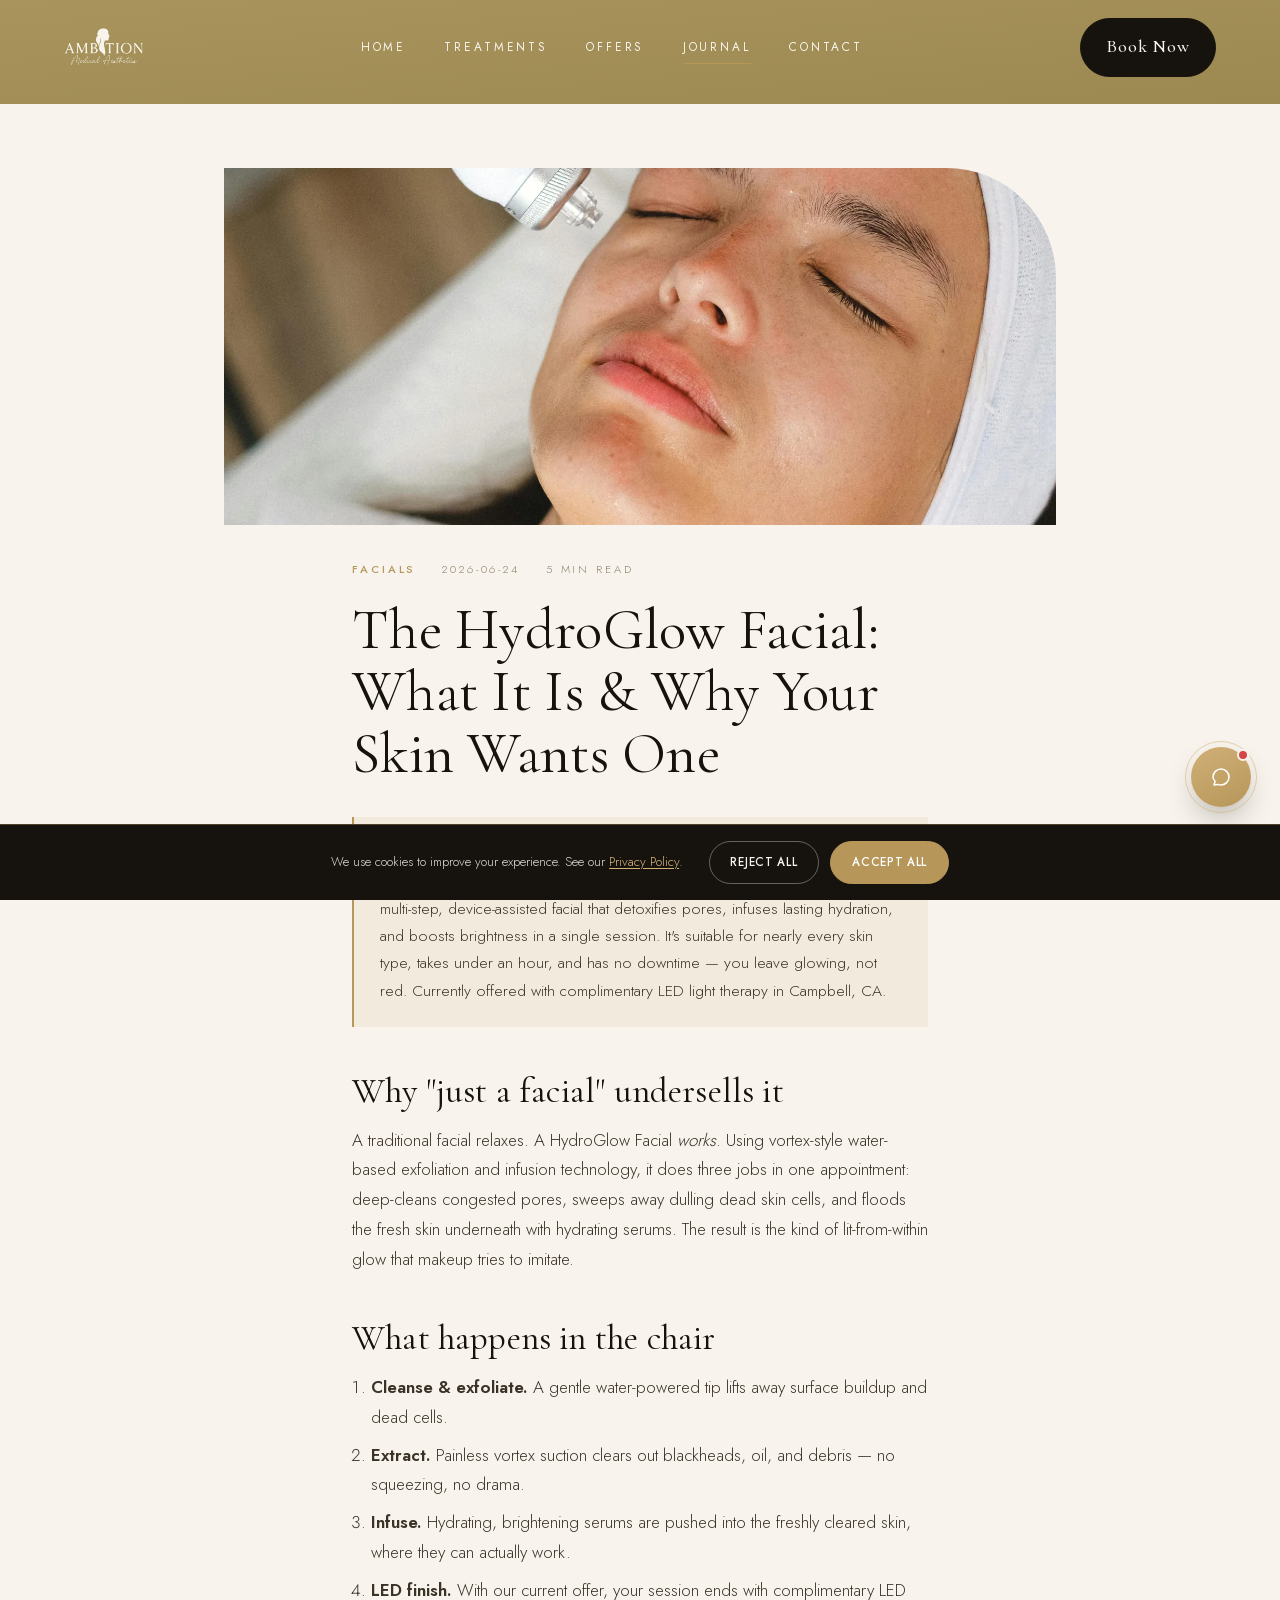
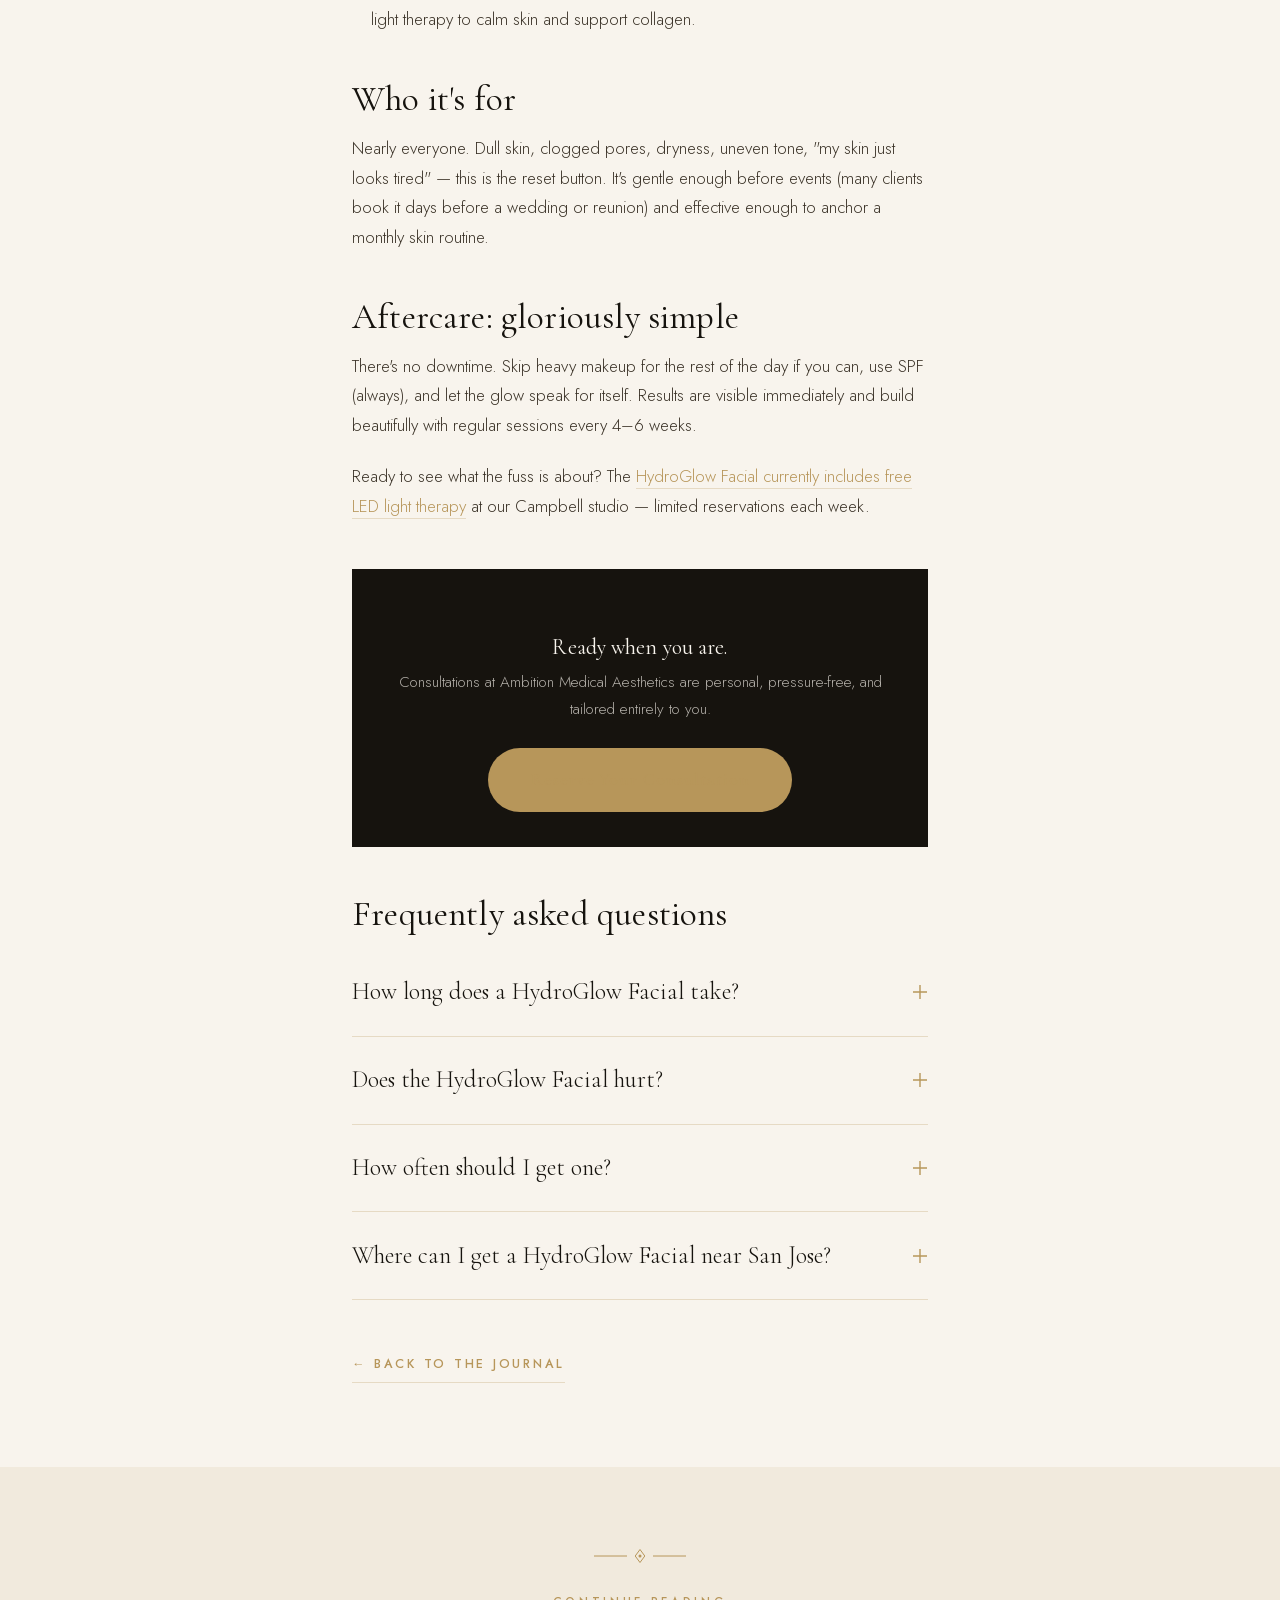
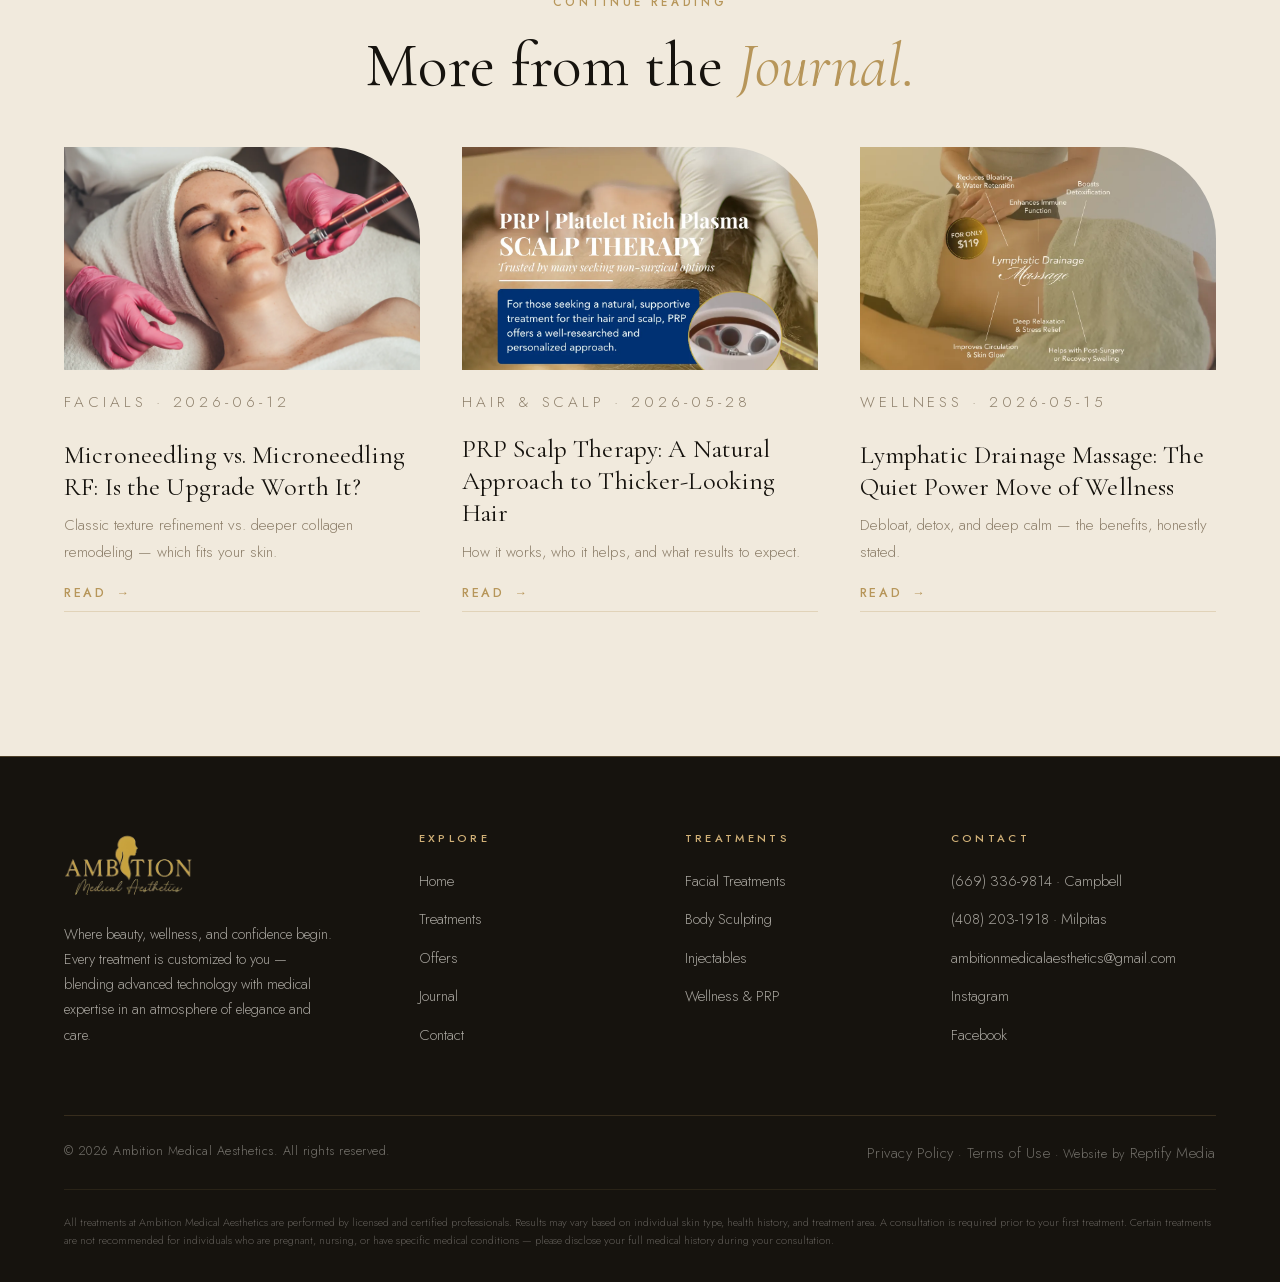
<file: blog/hydroglow-facial-guide.html>
<!DOCTYPE html>
<html lang="en">
<head>
<meta charset="UTF-8">
<meta name="viewport" content="width=device-width, initial-scale=1.0">
<title>HydroGlow Facial: Benefits, What to Expect & Aftercare | Ambition Medical Aesthetics, Campbell CA</title>
<meta name="description" content="The HydroGlow Facial deep-cleans pores, floods skin with hydration, and boosts brightness — with zero downtime. Here's exactly what happens in the chair at Ambition Medical Aesthetics in Campbell, CA.">
<meta name="robots" content="noindex,nofollow"><!-- HOLD: owner has not reviewed the site yet. Switch to index,follow on approval. -->
<link rel="canonical" href="https://ambitionmedicalaesthetics.com/blog/hydroglow-facial-guide.html">
<meta property="og:type" content="website">
<meta property="og:title" content="HydroGlow Facial: Benefits, What to Expect & Aftercare | Ambition Medical Aesthetics, Campbell CA">
<meta property="og:description" content="The HydroGlow Facial deep-cleans pores, floods skin with hydration, and boosts brightness — with zero downtime. Here's exactly what happens in the chair at Ambition Medical Aesthetics in Campbell, CA.">
<meta property="og:url" content="https://ambitionmedicalaesthetics.com/blog/hydroglow-facial-guide.html">
<meta property="og:image" content="https://ambitionmedicalaesthetics.com/assets/img/facial-treatment.webp">
<meta name="twitter:card" content="summary_large_image">
<meta name="theme-color" content="#16130e">
<link rel="icon" type="image/png" href="../assets/img/favicon.png">
<link rel="stylesheet" href="../assets/css/style.css?v=1785530871">
<script type="application/ld+json">{
 "@context": "https://schema.org",
 "@type": "BlogPosting",
 "headline": "The HydroGlow Facial: What It Is & Why Your Skin Wants One",
 "description": "The HydroGlow Facial deep-cleans pores, floods skin with hydration, and boosts brightness \u2014 with zero downtime. Here's exactly what happens in the chair at Ambition Medical Aesthetics in Campbell, CA.",
 "image": "https://ambitionmedicalaesthetics.com/assets/img/facial-treatment.webp",
 "datePublished": "2026-06-24",
 "dateModified": "2026-06-24",
 "author": {
  "@type": "Organization",
  "name": "Ambition Medical Aesthetics",
  "url": "https://ambitionmedicalaesthetics.com"
 },
 "publisher": {
  "@id": "https://ambitionmedicalaesthetics.com/#business"
 },
 "mainEntityOfPage": "https://ambitionmedicalaesthetics.com/blog/hydroglow-facial-guide.html"
}</script>
<script type="application/ld+json">{
 "@context": "https://schema.org",
 "@type": "FAQPage",
 "mainEntity": [
  {
   "@type": "Question",
   "name": "How long does a HydroGlow Facial take?",
   "acceptedAnswer": {
    "@type": "Answer",
    "text": "Under an hour for the full experience, including LED therapy. Many clients book it on a lunch break."
   }
  },
  {
   "@type": "Question",
   "name": "Does the HydroGlow Facial hurt?",
   "acceptedAnswer": {
    "@type": "Answer",
    "text": "No. Most clients describe it as cool, tingly, and genuinely relaxing. There's no needling or harsh peeling involved."
   }
  },
  {
   "@type": "Question",
   "name": "How often should I get one?",
   "acceptedAnswer": {
    "@type": "Answer",
    "text": "Every 4\u20136 weeks matches your skin's natural renewal cycle. Monthly members see the most consistent glow."
   }
  },
  {
   "@type": "Question",
   "name": "Where can I get a HydroGlow Facial near San Jose?",
   "acceptedAnswer": {
    "@type": "Answer",
    "text": "At Ambition Medical Aesthetics, 436 Marathon Dr, Campbell, CA 95008 \u2014 minutes from San Jose and Los Gatos. Call (669) 336-9814 or book online."
   }
  }
 ]
}</script>
</head>
<body>
<a class="skip" href="#main">Skip to content</a>

<header class="header">
  <div class="wrap header__in">
    <a class="header__logo" href="../index.html" aria-label="Ambition Medical Aesthetics — home">
      <img class="logo-light" src="../assets/img/logo-ivory-sm.webp" alt="Ambition Medical Aesthetics" width="140" height="81">
      <img class="logo-dark" src="../assets/img/logo-gold-sm.webp" alt="Ambition Medical Aesthetics" width="140" height="81">
    </a>
    <nav class="header__nav" aria-label="Primary">
      <a href="../index.html">Home</a>
      <a href="../services.html">Treatments</a>
      <a href="../offers.html">Offers</a>
      <a href="../blog.html">Journal</a>
      <a href="../contact.html">Contact</a>
    </nav>
    <a class="btn btn--solid header__cta" href="../contact.html">Book Now</a>
    <button class="header__burger" aria-label="Menu" aria-expanded="false">
      <span></span><span></span><span></span>
    </button>
  </div>
</header>

<nav class="mnav" aria-label="Mobile">
  <a class="mnav__link" href="../index.html"><small>01</small>Home</a>
  <a class="mnav__link" href="../services.html"><small>02</small>Treatments</a>
  <a class="mnav__link" href="../offers.html"><small>03</small>Offers</a>
  <a class="mnav__link" href="../blog.html"><small>04</small>Journal</a>
  <a class="mnav__link" href="../contact.html"><small>05</small>Contact</a>
  <a class="mnav__link" href="tel:+16693369814"><small>06</small>Call Us</a>
  <div class="mnav__foot">
    <span>436 Marathon Dr, Campbell, CA · 236 N Abel St, Milpitas, CA</span>
    <a href="mailto:ambitionmedicalaesthetics@gmail.com">ambitionmedicalaesthetics@gmail.com</a>
  </div>
</nav>
<main id="main">

  <div style="padding-top:6.5rem;background:linear-gradient(175deg,#a8945c,#9c8951)"></div>
  <article class="section" style="padding-top:clamp(2.5rem,6vw,4rem)" itemscope itemtype="https://schema.org/BlogPosting">
    <div class="article__hero img-rv">
      <img src="../assets/img/facial-treatment.webp" alt="A client receiving the HydroGlow facial treatment" itemprop="image">
    </div>
    <div class="article">
      <div class="article__meta" style="margin-top:2.2rem">
        <span><b>Facials</b></span>
        <span><time datetime="2026-06-24" itemprop="datePublished">2026-06-24</time></span>
        <span>5 min read</span>
      </div>
      <h1 itemprop="headline">The HydroGlow Facial: What It Is & Why Your Skin Wants One</h1>
      <div class="tldr rv"><strong>The Short Answer</strong>The HydroGlow Facial is Ambition Medical Aesthetics' signature treatment: a multi-step, device-assisted facial that detoxifies pores, infuses lasting hydration, and boosts brightness in a single session. It's suitable for nearly every skin type, takes under an hour, and has no downtime — you leave glowing, not red. Currently offered with complimentary LED light therapy in Campbell, CA.</div>
      <div itemprop="articleBody">

<h2>Why "just a facial" undersells it</h2>
<p>A traditional facial relaxes. A HydroGlow Facial <em>works</em>. Using vortex-style water-based exfoliation and infusion technology, it does three jobs in one appointment: deep-cleans congested pores, sweeps away dulling dead skin cells, and floods the fresh skin underneath with hydrating serums. The result is the kind of lit-from-within glow that makeup tries to imitate.</p>

<h2>What happens in the chair</h2>
<ol>
<li><strong>Cleanse &amp; exfoliate.</strong> A gentle water-powered tip lifts away surface buildup and dead cells.</li>
<li><strong>Extract.</strong> Painless vortex suction clears out blackheads, oil, and debris — no squeezing, no drama.</li>
<li><strong>Infuse.</strong> Hydrating, brightening serums are pushed into the freshly cleared skin, where they can actually work.</li>
<li><strong>LED finish.</strong> With our current offer, your session ends with complimentary LED light therapy to calm skin and support collagen.</li>
</ol>

<h2>Who it's for</h2>
<p>Nearly everyone. Dull skin, clogged pores, dryness, uneven tone, "my skin just looks tired" — this is the reset button. It's gentle enough before events (many clients book it days before a wedding or reunion) and effective enough to anchor a monthly skin routine.</p>

<h2>Aftercare: gloriously simple</h2>
<p>There's no downtime. Skip heavy makeup for the rest of the day if you can, use SPF (always), and let the glow speak for itself. Results are visible immediately and build beautifully with regular sessions every 4–6 weeks.</p>
<p>Ready to see what the fuss is about? The <a href="../offers.html">HydroGlow Facial currently includes free LED light therapy</a> at our Campbell studio — limited reservations each week.</p>

      </div>

      <div class="article__cta rv">
        <h3 class="serif">Ready when you are.</h3>
        <p>Consultations at Ambition Medical Aesthetics are personal, pressure-free, and tailored entirely to you.</p>
        <a class="btn btn--solid" href="../contact.html">Reserve Your Consultation</a>
      </div>

      <h2>Frequently asked questions</h2>
      <div class="faq">
        <div class="faq__item rv">
          <button class="faq__q" aria-expanded="false">How long does a HydroGlow Facial take?
            <svg width="16" height="16" viewBox="0 0 16 16" fill="none"><path d="M8 1v14M1 8h14" stroke="#b7965a" stroke-width="1.4"/></svg>
          </button>
          <div class="faq__a"><p>Under an hour for the full experience, including LED therapy. Many clients book it on a lunch break.</p></div>
        </div>
        <div class="faq__item rv">
          <button class="faq__q" aria-expanded="false">Does the HydroGlow Facial hurt?
            <svg width="16" height="16" viewBox="0 0 16 16" fill="none"><path d="M8 1v14M1 8h14" stroke="#b7965a" stroke-width="1.4"/></svg>
          </button>
          <div class="faq__a"><p>No. Most clients describe it as cool, tingly, and genuinely relaxing. There's no needling or harsh peeling involved.</p></div>
        </div>
        <div class="faq__item rv">
          <button class="faq__q" aria-expanded="false">How often should I get one?
            <svg width="16" height="16" viewBox="0 0 16 16" fill="none"><path d="M8 1v14M1 8h14" stroke="#b7965a" stroke-width="1.4"/></svg>
          </button>
          <div class="faq__a"><p>Every 4–6 weeks matches your skin's natural renewal cycle. Monthly members see the most consistent glow.</p></div>
        </div>
        <div class="faq__item rv">
          <button class="faq__q" aria-expanded="false">Where can I get a HydroGlow Facial near San Jose?
            <svg width="16" height="16" viewBox="0 0 16 16" fill="none"><path d="M8 1v14M1 8h14" stroke="#b7965a" stroke-width="1.4"/></svg>
          </button>
          <div class="faq__a"><p>At Ambition Medical Aesthetics, 436 Marathon Dr, Campbell, CA 95008 — minutes from San Jose and Los Gatos. Call (669) 336-9814 or book online.</p></div>
        </div>
      </div>

      <p class="mt-3"><a class="link-arrow" href="../blog.html">← Back to the Journal</a></p>
    </div>
  </article>

  <section class="section section--cream" style="padding-top:clamp(3rem,7vw,5rem)">
    <div class="wrap">
      <div class="center" style="margin-bottom:clamp(2rem,5vw,3rem)">
        <div class="orn orn--center" aria-hidden="true"><svg viewBox="0 0 92 18" fill="none"><path d="M0 9h33M59 9h33" stroke="currentColor" stroke-width="1"/><path d="M46 2.5l4.8 6.5-4.8 6.5-4.8-6.5z" stroke="currentColor" stroke-width="1"/><circle cx="46" cy="9" r="1.5" fill="currentColor"/></svg></div>
        <p class="kicker kicker--plain rv">Continue Reading</p>
        <h2 class="rv rv-d1" style="margin-top:1rem">More from the <em>Journal.</em></h2>
      </div>
      <div class="bgrid">
        <article class="bcard rv">
          <a class="bcard__media img-rv" href="microneedling-vs-microneedling-rf.html"><img src="../assets/img/microneedling-pink.webp" alt="RF microneedling treatment in progress" loading="lazy"></a>
          <p class="bcard__meta">Facials &middot; 2026-06-12</p>
          <h3 class="serif"><a href="microneedling-vs-microneedling-rf.html">Microneedling vs. Microneedling RF: Is the Upgrade Worth It?</a></h3>
          <p>Classic texture refinement vs. deeper collagen remodeling — which fits your skin.</p>
          <a class="link-arrow" href="microneedling-vs-microneedling-rf.html">Read <span aria-hidden="true">&rarr;</span></a>
        </article>
        <article class="bcard rv rv-d1">
          <a class="bcard__media img-rv" href="prp-scalp-therapy-guide.html"><img src="../assets/img/promo-prp.webp" alt="PRP scalp therapy treatment" loading="lazy"></a>
          <p class="bcard__meta">Hair & Scalp &middot; 2026-05-28</p>
          <h3 class="serif"><a href="prp-scalp-therapy-guide.html">PRP Scalp Therapy: A Natural Approach to Thicker-Looking Hair</a></h3>
          <p>How it works, who it helps, and what results to expect.</p>
          <a class="link-arrow" href="prp-scalp-therapy-guide.html">Read <span aria-hidden="true">&rarr;</span></a>
        </article>
        <article class="bcard rv rv-d2">
          <a class="bcard__media img-rv" href="lymphatic-drainage-massage-benefits.html"><img src="../assets/img/promo-lymphatic.webp" alt="Lymphatic drainage massage session" loading="lazy"></a>
          <p class="bcard__meta">Wellness &middot; 2026-05-15</p>
          <h3 class="serif"><a href="lymphatic-drainage-massage-benefits.html">Lymphatic Drainage Massage: The Quiet Power Move of Wellness</a></h3>
          <p>Debloat, detox, and deep calm — the benefits, honestly stated.</p>
          <a class="link-arrow" href="lymphatic-drainage-massage-benefits.html">Read <span aria-hidden="true">&rarr;</span></a>
        </article>
      </div>
    </div>
  </section>

</main>

<footer class="footer">
  <div class="wrap">
    <div class="footer__grid">
      <div class="footer__brand">
        <img src="../assets/img/logo-gold-sm.webp" alt="Ambition Medical Aesthetics">
        <p>Where beauty, wellness, and confidence begin. Every treatment is customized to you — blending advanced technology with medical expertise in an atmosphere of elegance and care.</p>
      </div>
      <div>
        <h4>Explore</h4>
        <ul>
          <li><a href="../index.html">Home</a></li>
          <li><a href="../services.html">Treatments</a></li>
          <li><a href="../offers.html">Offers</a></li>
          <li><a href="../blog.html">Journal</a></li>
          <li><a href="../contact.html">Contact</a></li>
        </ul>
      </div>
      <div>
        <h4>Treatments</h4>
        <ul>
          <li><a href="../services.html#face">Facial Treatments</a></li>
          <li><a href="../services.html#body">Body Sculpting</a></li>
          <li><a href="../services.html#injectables">Injectables</a></li>
          <li><a href="../services.html#wellness">Wellness &amp; PRP</a></li>
        </ul>
      </div>
      <div>
        <h4>Contact</h4>
        <ul>
          <li><a href="tel:+16693369814">(669) 336-9814 · Campbell</a></li>
          <li><a href="tel:+14082031918">(408) 203-1918 · Milpitas</a></li>
          <li><a href="mailto:ambitionmedicalaesthetics@gmail.com">ambitionmedicalaesthetics@gmail.com</a></li>
          <li><a href="https://www.instagram.com/ambitionaesthetics.ca/" target="_blank" rel="noopener">Instagram</a></li>
          <li><a href="https://www.facebook.com/profile.php?id=61581451716717" target="_blank" rel="noopener">Facebook</a></li>
        </ul>
      </div>
    </div>
    <div class="footer__bar">
      <span>© <span data-year>2026</span> Ambition Medical Aesthetics. All rights reserved.</span>
      <span><a href="../privacy.html">Privacy Policy</a> · <a href="../terms.html">Terms of Use</a> &middot; Website by <a href="https://reptifymedia.com" target="_blank" rel="noopener">Reptify Media</a></span>
    </div>
    <p class="footer__legal">All treatments at Ambition Medical Aesthetics are performed by licensed and certified professionals. Results may vary based on individual skin type, health history, and treatment area. A consultation is required prior to your first treatment. Certain treatments are not recommended for individuals who are pregnant, nursing, or have specific medical conditions &mdash; please disclose your full medical history during your consultation.</p>
  </div>
</footer>

<script src="../assets/js/main.js?v=1785439358" defer></script>
</body>
</html>
</file>
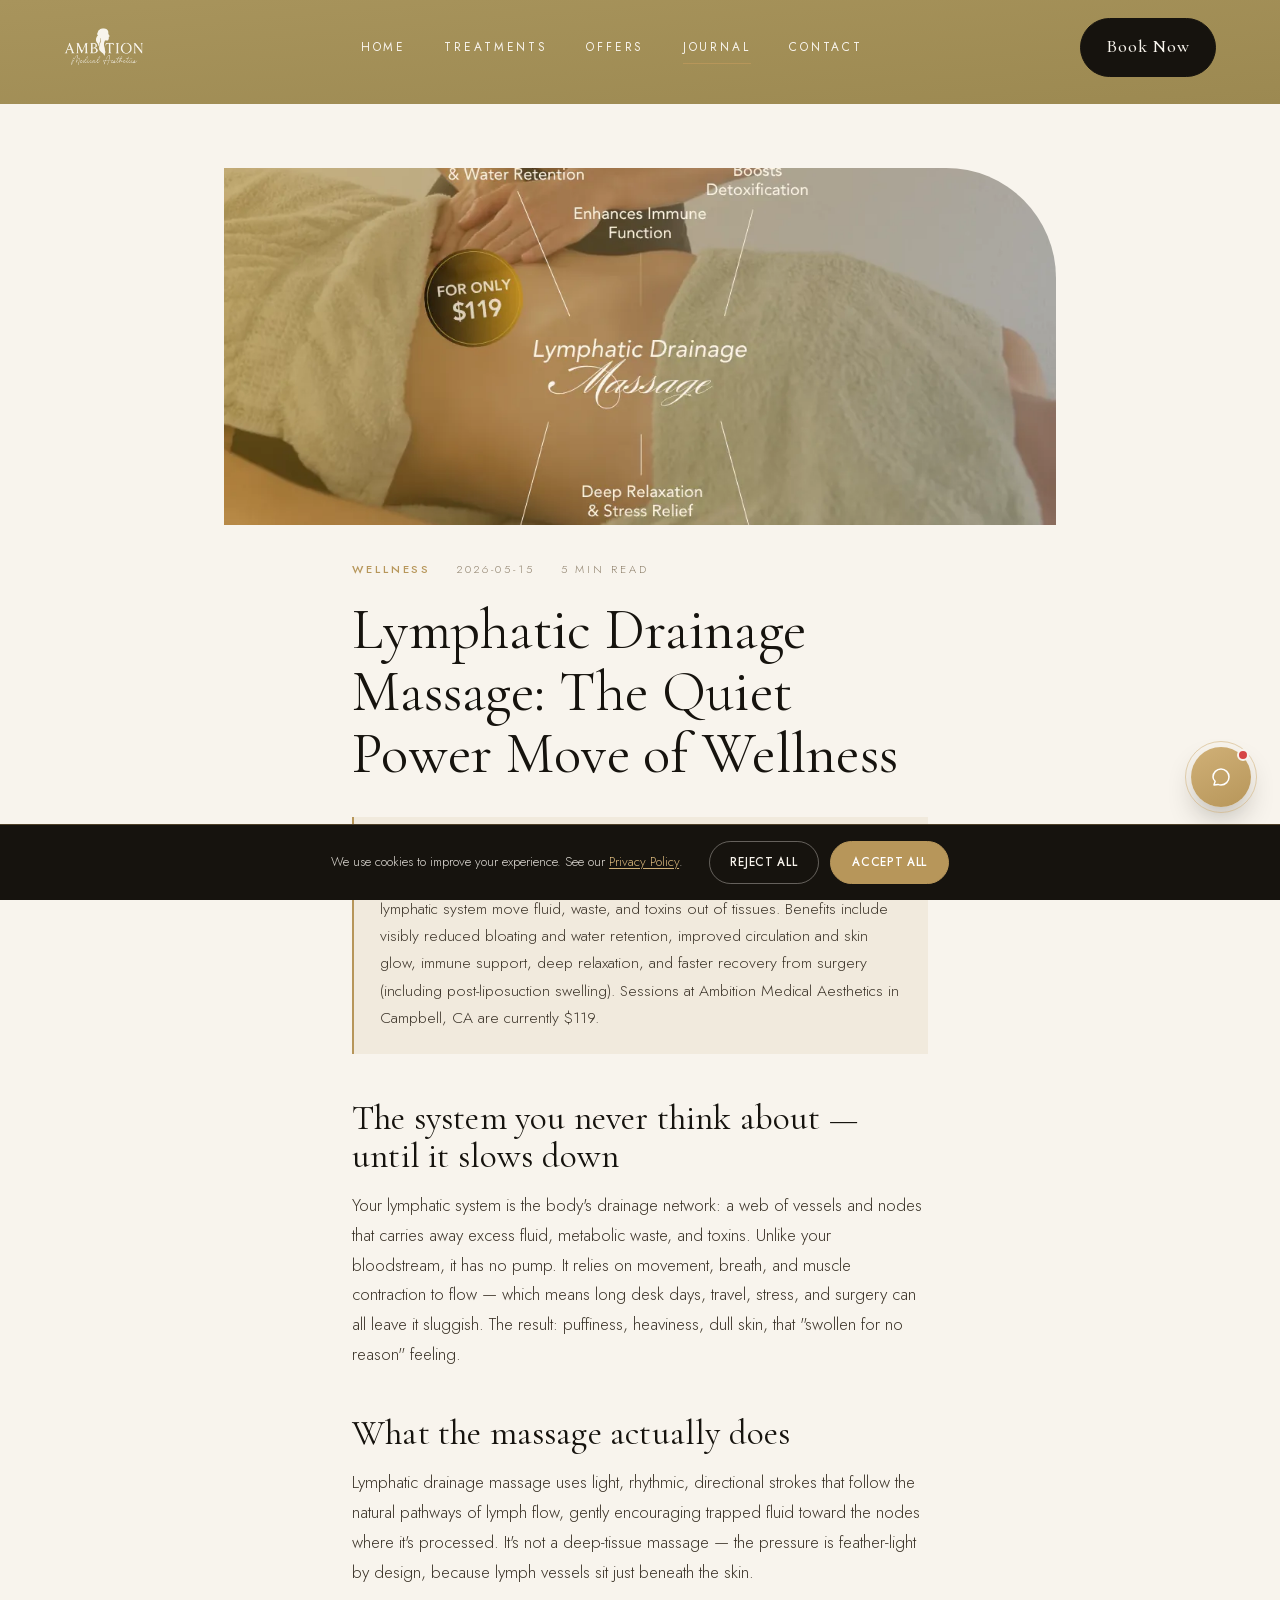
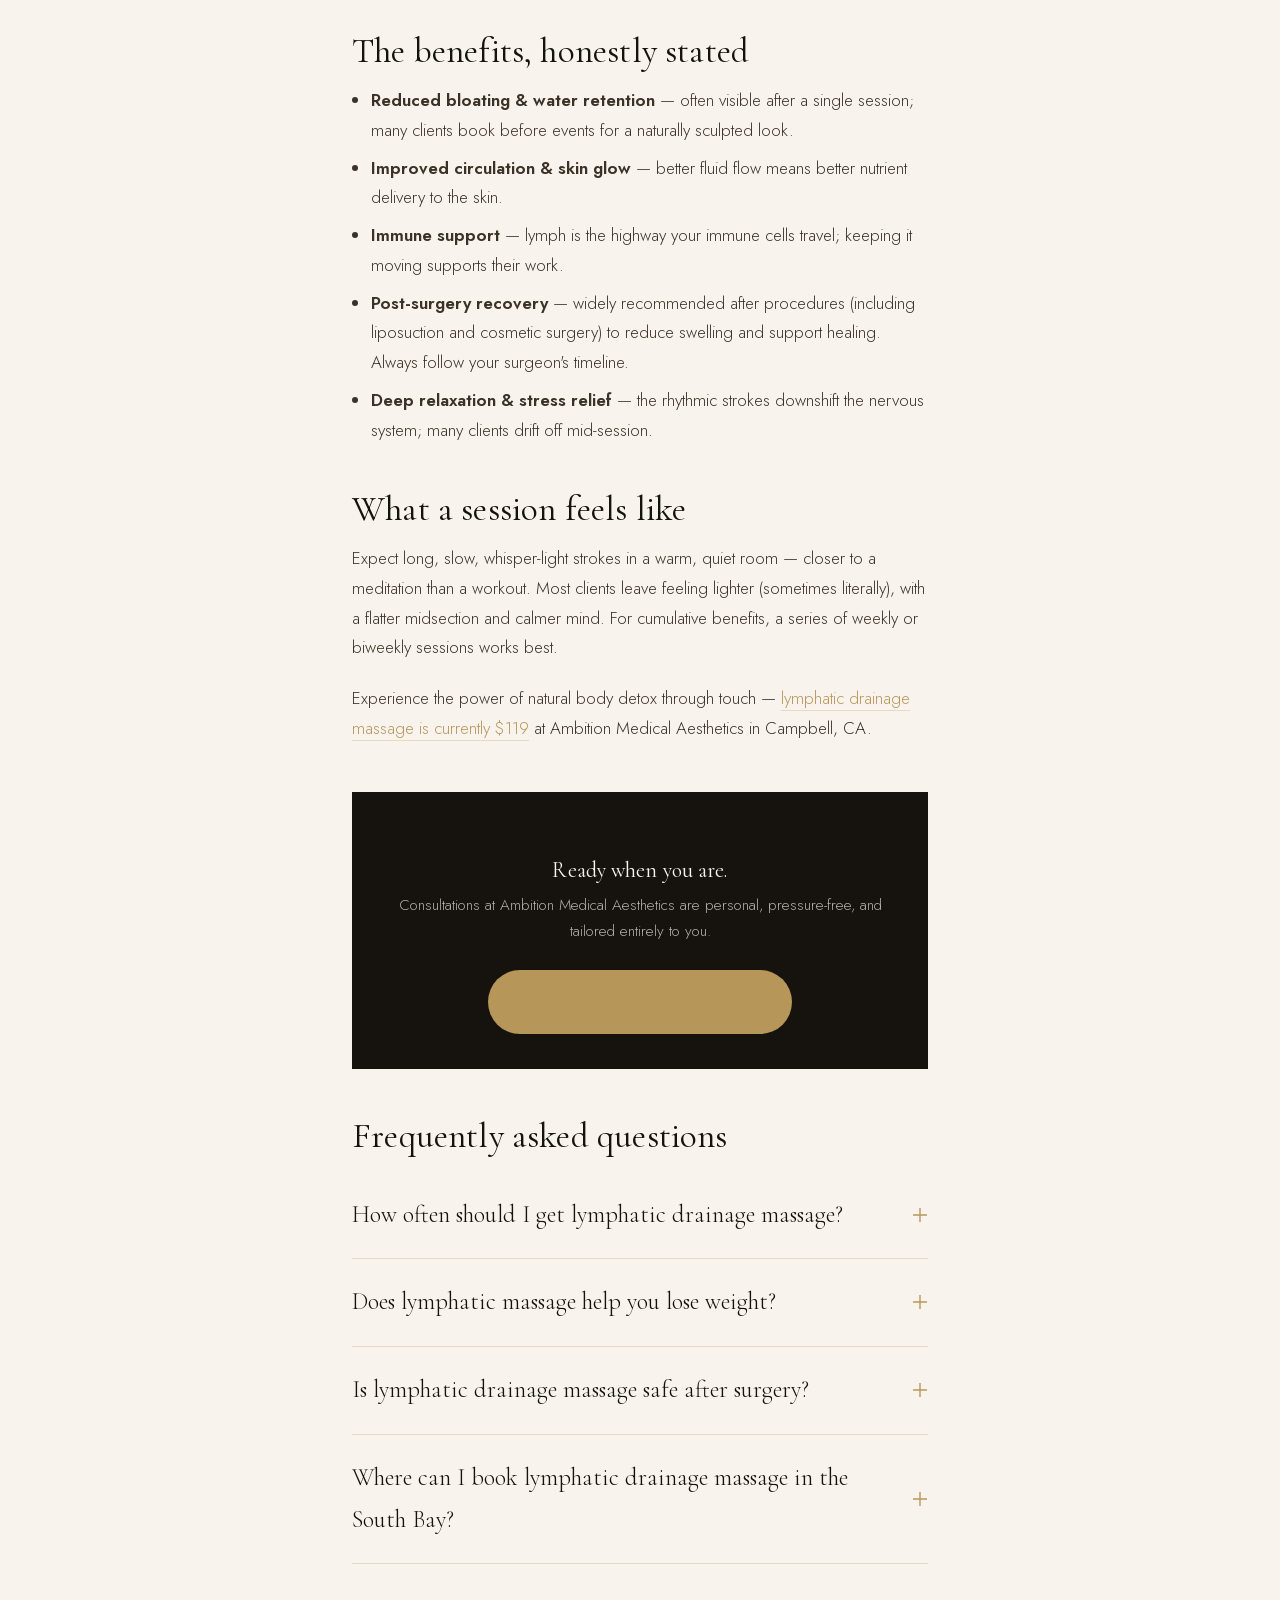
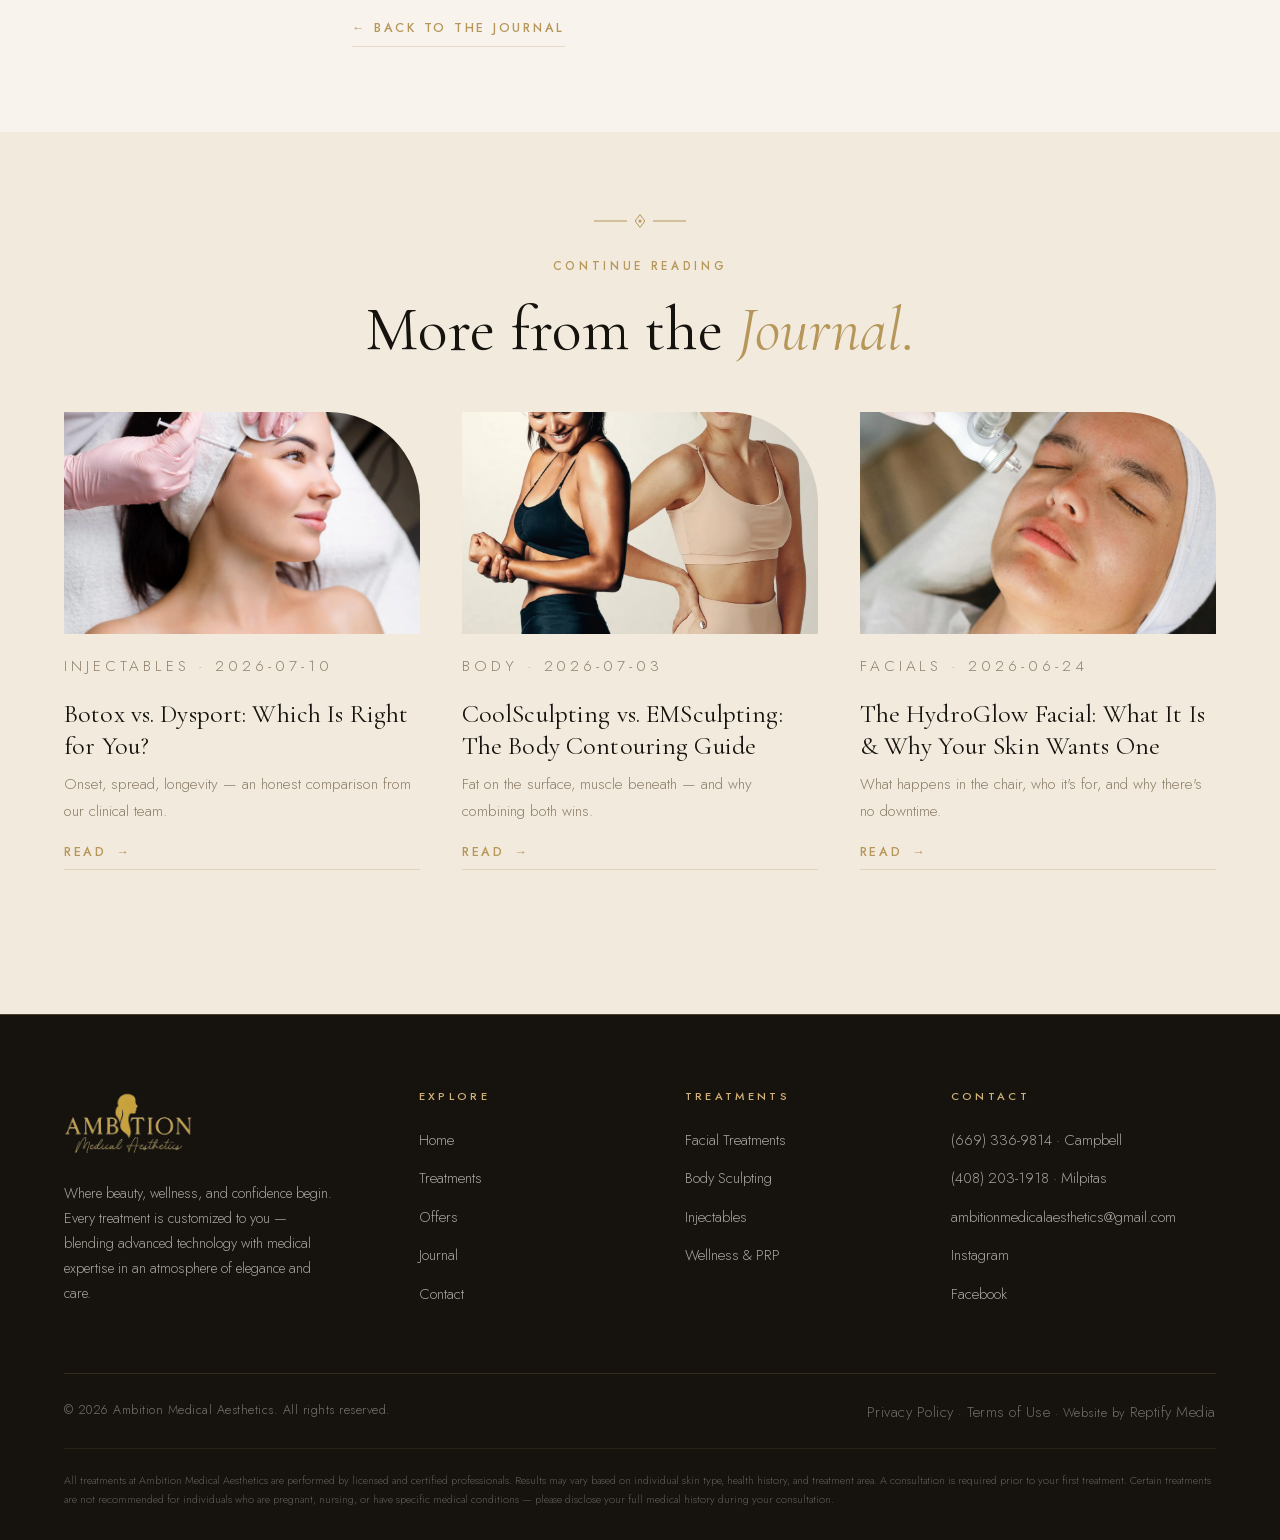
<file: blog/lymphatic-drainage-massage-benefits.html>
<!DOCTYPE html>
<html lang="en">
<head>
<meta charset="UTF-8">
<meta name="viewport" content="width=device-width, initial-scale=1.0">
<title>Lymphatic Drainage Massage Benefits: Debloating, Recovery & Glow | Ambition Medical Aesthetics</title>
<meta name="description" content="Lymphatic drainage massage reduces bloating and water retention, supports immunity, improves circulation and skin glow, and speeds post-surgery recovery. What to expect at Ambition Medical Aesthetics, Campbell CA — $119.">
<meta name="robots" content="noindex,nofollow"><!-- HOLD: owner has not reviewed the site yet. Switch to index,follow on approval. -->
<link rel="canonical" href="https://ambitionmedicalaesthetics.com/blog/lymphatic-drainage-massage-benefits.html">
<meta property="og:type" content="website">
<meta property="og:title" content="Lymphatic Drainage Massage Benefits: Debloating, Recovery & Glow | Ambition Medical Aesthetics">
<meta property="og:description" content="Lymphatic drainage massage reduces bloating and water retention, supports immunity, improves circulation and skin glow, and speeds post-surgery recovery. What to expect at Ambition Medical Aesthetics, Campbell CA — $119.">
<meta property="og:url" content="https://ambitionmedicalaesthetics.com/blog/lymphatic-drainage-massage-benefits.html">
<meta property="og:image" content="https://ambitionmedicalaesthetics.com/assets/img/promo-lymphatic.webp">
<meta name="twitter:card" content="summary_large_image">
<meta name="theme-color" content="#16130e">
<link rel="icon" type="image/png" href="../assets/img/favicon.png">
<link rel="stylesheet" href="../assets/css/style.css?v=1785530871">
<script type="application/ld+json">{
 "@context": "https://schema.org",
 "@type": "BlogPosting",
 "headline": "Lymphatic Drainage Massage: The Quiet Power Move of Wellness",
 "description": "Lymphatic drainage massage reduces bloating and water retention, supports immunity, improves circulation and skin glow, and speeds post-surgery recovery. What to expect at Ambition Medical Aesthetics, Campbell CA \u2014 $119.",
 "image": "https://ambitionmedicalaesthetics.com/assets/img/promo-lymphatic.webp",
 "datePublished": "2026-05-15",
 "dateModified": "2026-05-15",
 "author": {
  "@type": "Organization",
  "name": "Ambition Medical Aesthetics",
  "url": "https://ambitionmedicalaesthetics.com"
 },
 "publisher": {
  "@id": "https://ambitionmedicalaesthetics.com/#business"
 },
 "mainEntityOfPage": "https://ambitionmedicalaesthetics.com/blog/lymphatic-drainage-massage-benefits.html"
}</script>
<script type="application/ld+json">{
 "@context": "https://schema.org",
 "@type": "FAQPage",
 "mainEntity": [
  {
   "@type": "Question",
   "name": "How often should I get lymphatic drainage massage?",
   "acceptedAnswer": {
    "@type": "Answer",
    "text": "For general wellness, every 2\u20134 weeks. For post-surgical recovery or a debloating series, weekly sessions deliver the best cumulative results."
   }
  },
  {
   "@type": "Question",
   "name": "Does lymphatic massage help you lose weight?",
   "acceptedAnswer": {
    "@type": "Answer",
    "text": "It reduces fluid retention, not fat \u2014 the slimmer look after a session is real but comes from moving excess fluid, not burning fat. For fat reduction, ask about our body contouring treatments."
   }
  },
  {
   "@type": "Question",
   "name": "Is lymphatic drainage massage safe after surgery?",
   "acceptedAnswer": {
    "@type": "Answer",
    "text": "It's widely recommended for post-surgical swelling, but timing matters \u2014 we coordinate with your surgeon's guidance before beginning."
   }
  },
  {
   "@type": "Question",
   "name": "Where can I book lymphatic drainage massage in the South Bay?",
   "acceptedAnswer": {
    "@type": "Answer",
    "text": "Ambition Medical Aesthetics, 436 Marathon Dr, Campbell, CA 95008. Sessions are currently $119 \u2014 call (669) 336-9814 or book online."
   }
  }
 ]
}</script>
</head>
<body>
<a class="skip" href="#main">Skip to content</a>

<header class="header">
  <div class="wrap header__in">
    <a class="header__logo" href="../index.html" aria-label="Ambition Medical Aesthetics — home">
      <img class="logo-light" src="../assets/img/logo-ivory-sm.webp" alt="Ambition Medical Aesthetics" width="140" height="81">
      <img class="logo-dark" src="../assets/img/logo-gold-sm.webp" alt="Ambition Medical Aesthetics" width="140" height="81">
    </a>
    <nav class="header__nav" aria-label="Primary">
      <a href="../index.html">Home</a>
      <a href="../services.html">Treatments</a>
      <a href="../offers.html">Offers</a>
      <a href="../blog.html">Journal</a>
      <a href="../contact.html">Contact</a>
    </nav>
    <a class="btn btn--solid header__cta" href="../contact.html">Book Now</a>
    <button class="header__burger" aria-label="Menu" aria-expanded="false">
      <span></span><span></span><span></span>
    </button>
  </div>
</header>

<nav class="mnav" aria-label="Mobile">
  <a class="mnav__link" href="../index.html"><small>01</small>Home</a>
  <a class="mnav__link" href="../services.html"><small>02</small>Treatments</a>
  <a class="mnav__link" href="../offers.html"><small>03</small>Offers</a>
  <a class="mnav__link" href="../blog.html"><small>04</small>Journal</a>
  <a class="mnav__link" href="../contact.html"><small>05</small>Contact</a>
  <a class="mnav__link" href="tel:+16693369814"><small>06</small>Call Us</a>
  <div class="mnav__foot">
    <span>436 Marathon Dr, Campbell, CA · 236 N Abel St, Milpitas, CA</span>
    <a href="mailto:ambitionmedicalaesthetics@gmail.com">ambitionmedicalaesthetics@gmail.com</a>
  </div>
</nav>
<main id="main">

  <div style="padding-top:6.5rem;background:linear-gradient(175deg,#a8945c,#9c8951)"></div>
  <article class="section" style="padding-top:clamp(2.5rem,6vw,4rem)" itemscope itemtype="https://schema.org/BlogPosting">
    <div class="article__hero img-rv">
      <img src="../assets/img/promo-lymphatic.webp" alt="Lymphatic drainage massage session" itemprop="image">
    </div>
    <div class="article">
      <div class="article__meta" style="margin-top:2.2rem">
        <span><b>Wellness</b></span>
        <span><time datetime="2026-05-15" itemprop="datePublished">2026-05-15</time></span>
        <span>5 min read</span>
      </div>
      <h1 itemprop="headline">Lymphatic Drainage Massage: The Quiet Power Move of Wellness</h1>
      <div class="tldr rv"><strong>The Short Answer</strong>Lymphatic drainage massage is a gentle, rhythmic technique that helps your lymphatic system move fluid, waste, and toxins out of tissues. Benefits include visibly reduced bloating and water retention, improved circulation and skin glow, immune support, deep relaxation, and faster recovery from surgery (including post-liposuction swelling). Sessions at Ambition Medical Aesthetics in Campbell, CA are currently $119.</div>
      <div itemprop="articleBody">

<h2>The system you never think about — until it slows down</h2>
<p>Your lymphatic system is the body's drainage network: a web of vessels and nodes that carries away excess fluid, metabolic waste, and toxins. Unlike your bloodstream, it has no pump. It relies on movement, breath, and muscle contraction to flow — which means long desk days, travel, stress, and surgery can all leave it sluggish. The result: puffiness, heaviness, dull skin, that "swollen for no reason" feeling.</p>

<h2>What the massage actually does</h2>
<p>Lymphatic drainage massage uses light, rhythmic, directional strokes that follow the natural pathways of lymph flow, gently encouraging trapped fluid toward the nodes where it's processed. It's not a deep-tissue massage — the pressure is feather-light by design, because lymph vessels sit just beneath the skin.</p>

<h2>The benefits, honestly stated</h2>
<ul>
<li><strong>Reduced bloating &amp; water retention</strong> — often visible after a single session; many clients book before events for a naturally sculpted look.</li>
<li><strong>Improved circulation &amp; skin glow</strong> — better fluid flow means better nutrient delivery to the skin.</li>
<li><strong>Immune support</strong> — lymph is the highway your immune cells travel; keeping it moving supports their work.</li>
<li><strong>Post-surgery recovery</strong> — widely recommended after procedures (including liposuction and cosmetic surgery) to reduce swelling and support healing. Always follow your surgeon's timeline.</li>
<li><strong>Deep relaxation &amp; stress relief</strong> — the rhythmic strokes downshift the nervous system; many clients drift off mid-session.</li>
</ul>

<h2>What a session feels like</h2>
<p>Expect long, slow, whisper-light strokes in a warm, quiet room — closer to a meditation than a workout. Most clients leave feeling lighter (sometimes literally), with a flatter midsection and calmer mind. For cumulative benefits, a series of weekly or biweekly sessions works best.</p>
<p>Experience the power of natural body detox through touch — <a href="../offers.html">lymphatic drainage massage is currently $119</a> at Ambition Medical Aesthetics in Campbell, CA.</p>

      </div>

      <div class="article__cta rv">
        <h3 class="serif">Ready when you are.</h3>
        <p>Consultations at Ambition Medical Aesthetics are personal, pressure-free, and tailored entirely to you.</p>
        <a class="btn btn--solid" href="../contact.html">Reserve Your Consultation</a>
      </div>

      <h2>Frequently asked questions</h2>
      <div class="faq">
        <div class="faq__item rv">
          <button class="faq__q" aria-expanded="false">How often should I get lymphatic drainage massage?
            <svg width="16" height="16" viewBox="0 0 16 16" fill="none"><path d="M8 1v14M1 8h14" stroke="#b7965a" stroke-width="1.4"/></svg>
          </button>
          <div class="faq__a"><p>For general wellness, every 2–4 weeks. For post-surgical recovery or a debloating series, weekly sessions deliver the best cumulative results.</p></div>
        </div>
        <div class="faq__item rv">
          <button class="faq__q" aria-expanded="false">Does lymphatic massage help you lose weight?
            <svg width="16" height="16" viewBox="0 0 16 16" fill="none"><path d="M8 1v14M1 8h14" stroke="#b7965a" stroke-width="1.4"/></svg>
          </button>
          <div class="faq__a"><p>It reduces fluid retention, not fat — the slimmer look after a session is real but comes from moving excess fluid, not burning fat. For fat reduction, ask about our body contouring treatments.</p></div>
        </div>
        <div class="faq__item rv">
          <button class="faq__q" aria-expanded="false">Is lymphatic drainage massage safe after surgery?
            <svg width="16" height="16" viewBox="0 0 16 16" fill="none"><path d="M8 1v14M1 8h14" stroke="#b7965a" stroke-width="1.4"/></svg>
          </button>
          <div class="faq__a"><p>It's widely recommended for post-surgical swelling, but timing matters — we coordinate with your surgeon's guidance before beginning.</p></div>
        </div>
        <div class="faq__item rv">
          <button class="faq__q" aria-expanded="false">Where can I book lymphatic drainage massage in the South Bay?
            <svg width="16" height="16" viewBox="0 0 16 16" fill="none"><path d="M8 1v14M1 8h14" stroke="#b7965a" stroke-width="1.4"/></svg>
          </button>
          <div class="faq__a"><p>Ambition Medical Aesthetics, 436 Marathon Dr, Campbell, CA 95008. Sessions are currently $119 — call (669) 336-9814 or book online.</p></div>
        </div>
      </div>

      <p class="mt-3"><a class="link-arrow" href="../blog.html">← Back to the Journal</a></p>
    </div>
  </article>

  <section class="section section--cream" style="padding-top:clamp(3rem,7vw,5rem)">
    <div class="wrap">
      <div class="center" style="margin-bottom:clamp(2rem,5vw,3rem)">
        <div class="orn orn--center" aria-hidden="true"><svg viewBox="0 0 92 18" fill="none"><path d="M0 9h33M59 9h33" stroke="currentColor" stroke-width="1"/><path d="M46 2.5l4.8 6.5-4.8 6.5-4.8-6.5z" stroke="currentColor" stroke-width="1"/><circle cx="46" cy="9" r="1.5" fill="currentColor"/></svg></div>
        <p class="kicker kicker--plain rv">Continue Reading</p>
        <h2 class="rv rv-d1" style="margin-top:1rem">More from the <em>Journal.</em></h2>
      </div>
      <div class="bgrid">
        <article class="bcard rv">
          <a class="bcard__media img-rv" href="botox-vs-dysport.html"><img src="../assets/img/injectables.webp" alt="A client receiving a precise injectable treatment" loading="lazy"></a>
          <p class="bcard__meta">Injectables &middot; 2026-07-10</p>
          <h3 class="serif"><a href="botox-vs-dysport.html">Botox vs. Dysport: Which Is Right for You?</a></h3>
          <p>Onset, spread, longevity — an honest comparison from our clinical team.</p>
          <a class="link-arrow" href="botox-vs-dysport.html">Read <span aria-hidden="true">&rarr;</span></a>
        </article>
        <article class="bcard rv rv-d1">
          <a class="bcard__media img-rv" href="coolsculpting-vs-emsculpting.html"><img src="../assets/img/body-sculpting.webp" alt="Two women in athletic wear showing body sculpting results" loading="lazy"></a>
          <p class="bcard__meta">Body &middot; 2026-07-03</p>
          <h3 class="serif"><a href="coolsculpting-vs-emsculpting.html">CoolSculpting vs. EMSculpting: The Body Contouring Guide</a></h3>
          <p>Fat on the surface, muscle beneath — and why combining both wins.</p>
          <a class="link-arrow" href="coolsculpting-vs-emsculpting.html">Read <span aria-hidden="true">&rarr;</span></a>
        </article>
        <article class="bcard rv rv-d2">
          <a class="bcard__media img-rv" href="hydroglow-facial-guide.html"><img src="../assets/img/facial-treatment.webp" alt="A client receiving the HydroGlow facial treatment" loading="lazy"></a>
          <p class="bcard__meta">Facials &middot; 2026-06-24</p>
          <h3 class="serif"><a href="hydroglow-facial-guide.html">The HydroGlow Facial: What It Is & Why Your Skin Wants One</a></h3>
          <p>What happens in the chair, who it's for, and why there's no downtime.</p>
          <a class="link-arrow" href="hydroglow-facial-guide.html">Read <span aria-hidden="true">&rarr;</span></a>
        </article>
      </div>
    </div>
  </section>

</main>

<footer class="footer">
  <div class="wrap">
    <div class="footer__grid">
      <div class="footer__brand">
        <img src="../assets/img/logo-gold-sm.webp" alt="Ambition Medical Aesthetics">
        <p>Where beauty, wellness, and confidence begin. Every treatment is customized to you — blending advanced technology with medical expertise in an atmosphere of elegance and care.</p>
      </div>
      <div>
        <h4>Explore</h4>
        <ul>
          <li><a href="../index.html">Home</a></li>
          <li><a href="../services.html">Treatments</a></li>
          <li><a href="../offers.html">Offers</a></li>
          <li><a href="../blog.html">Journal</a></li>
          <li><a href="../contact.html">Contact</a></li>
        </ul>
      </div>
      <div>
        <h4>Treatments</h4>
        <ul>
          <li><a href="../services.html#face">Facial Treatments</a></li>
          <li><a href="../services.html#body">Body Sculpting</a></li>
          <li><a href="../services.html#injectables">Injectables</a></li>
          <li><a href="../services.html#wellness">Wellness &amp; PRP</a></li>
        </ul>
      </div>
      <div>
        <h4>Contact</h4>
        <ul>
          <li><a href="tel:+16693369814">(669) 336-9814 · Campbell</a></li>
          <li><a href="tel:+14082031918">(408) 203-1918 · Milpitas</a></li>
          <li><a href="mailto:ambitionmedicalaesthetics@gmail.com">ambitionmedicalaesthetics@gmail.com</a></li>
          <li><a href="https://www.instagram.com/ambitionaesthetics.ca/" target="_blank" rel="noopener">Instagram</a></li>
          <li><a href="https://www.facebook.com/profile.php?id=61581451716717" target="_blank" rel="noopener">Facebook</a></li>
        </ul>
      </div>
    </div>
    <div class="footer__bar">
      <span>© <span data-year>2026</span> Ambition Medical Aesthetics. All rights reserved.</span>
      <span><a href="../privacy.html">Privacy Policy</a> · <a href="../terms.html">Terms of Use</a> &middot; Website by <a href="https://reptifymedia.com" target="_blank" rel="noopener">Reptify Media</a></span>
    </div>
    <p class="footer__legal">All treatments at Ambition Medical Aesthetics are performed by licensed and certified professionals. Results may vary based on individual skin type, health history, and treatment area. A consultation is required prior to your first treatment. Certain treatments are not recommended for individuals who are pregnant, nursing, or have specific medical conditions &mdash; please disclose your full medical history during your consultation.</p>
  </div>
</footer>

<script src="../assets/js/main.js?v=1785439358" defer></script>
</body>
</html>
</file>
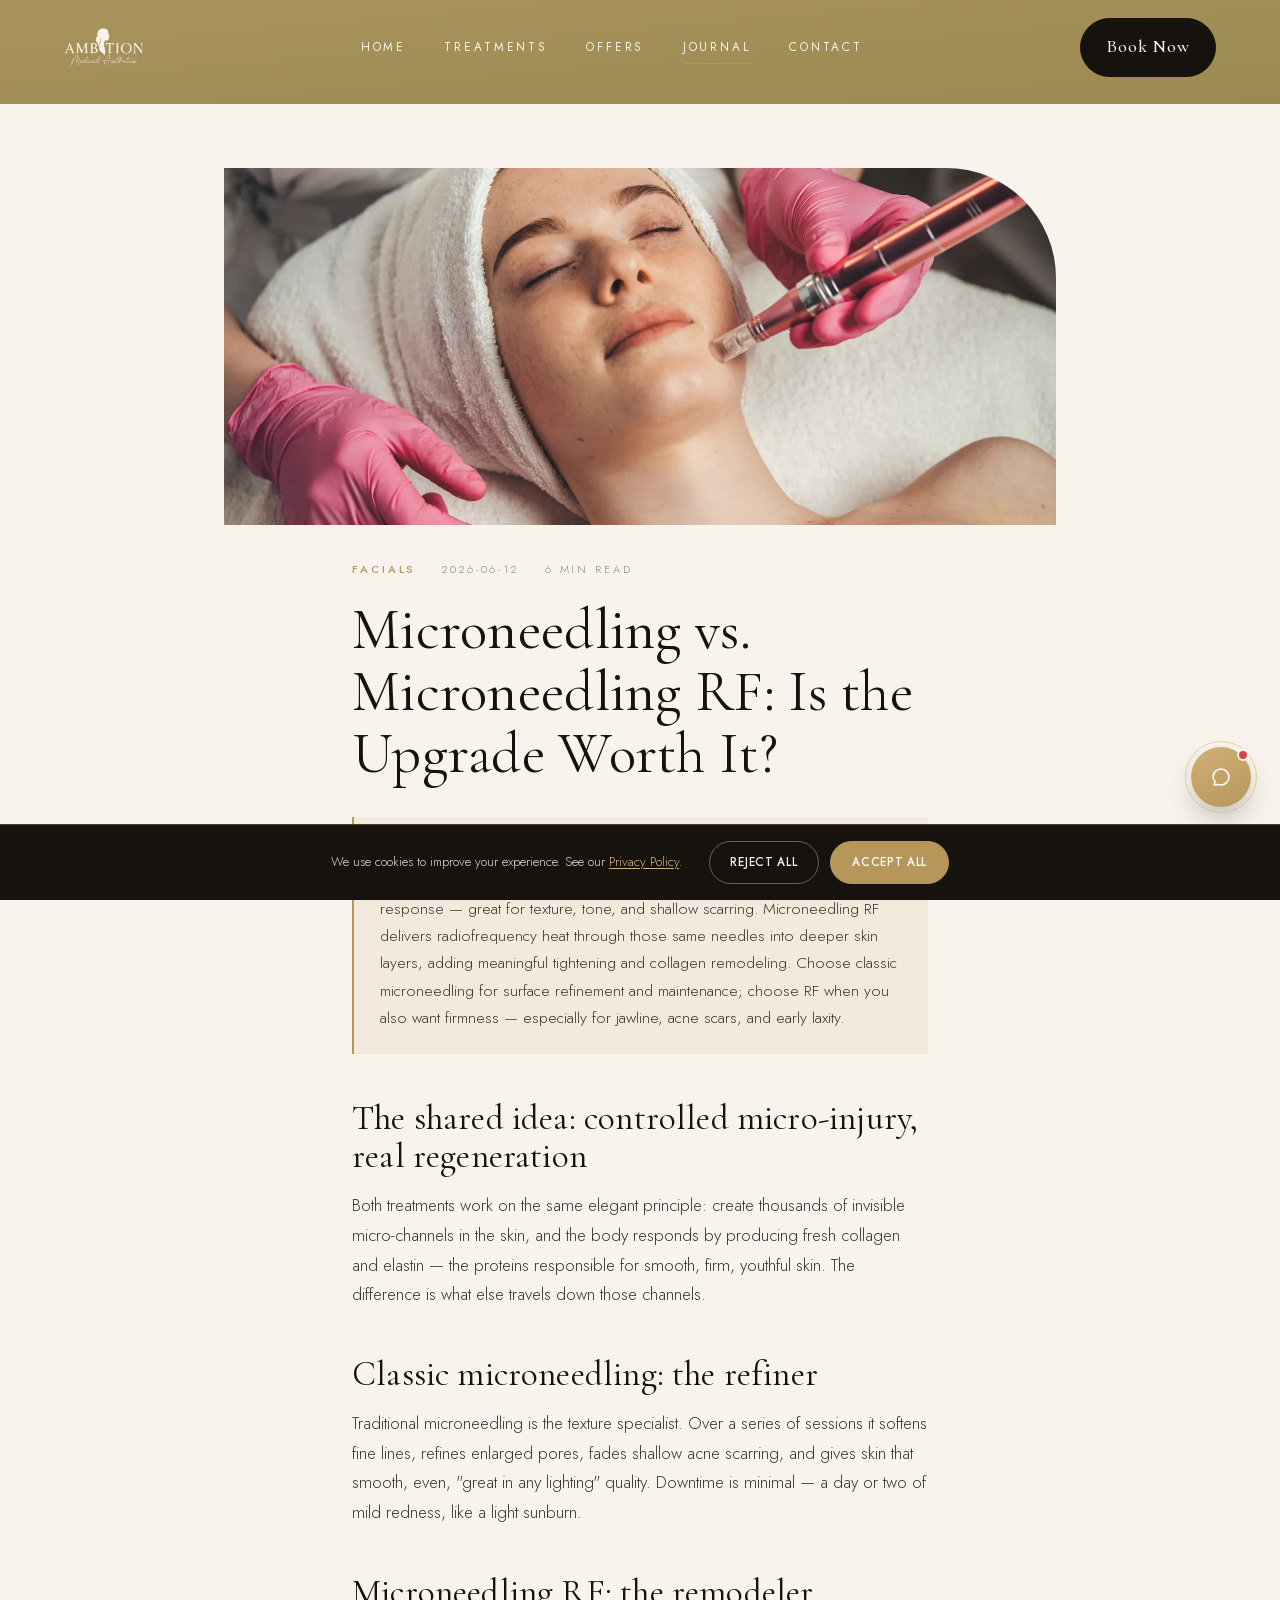
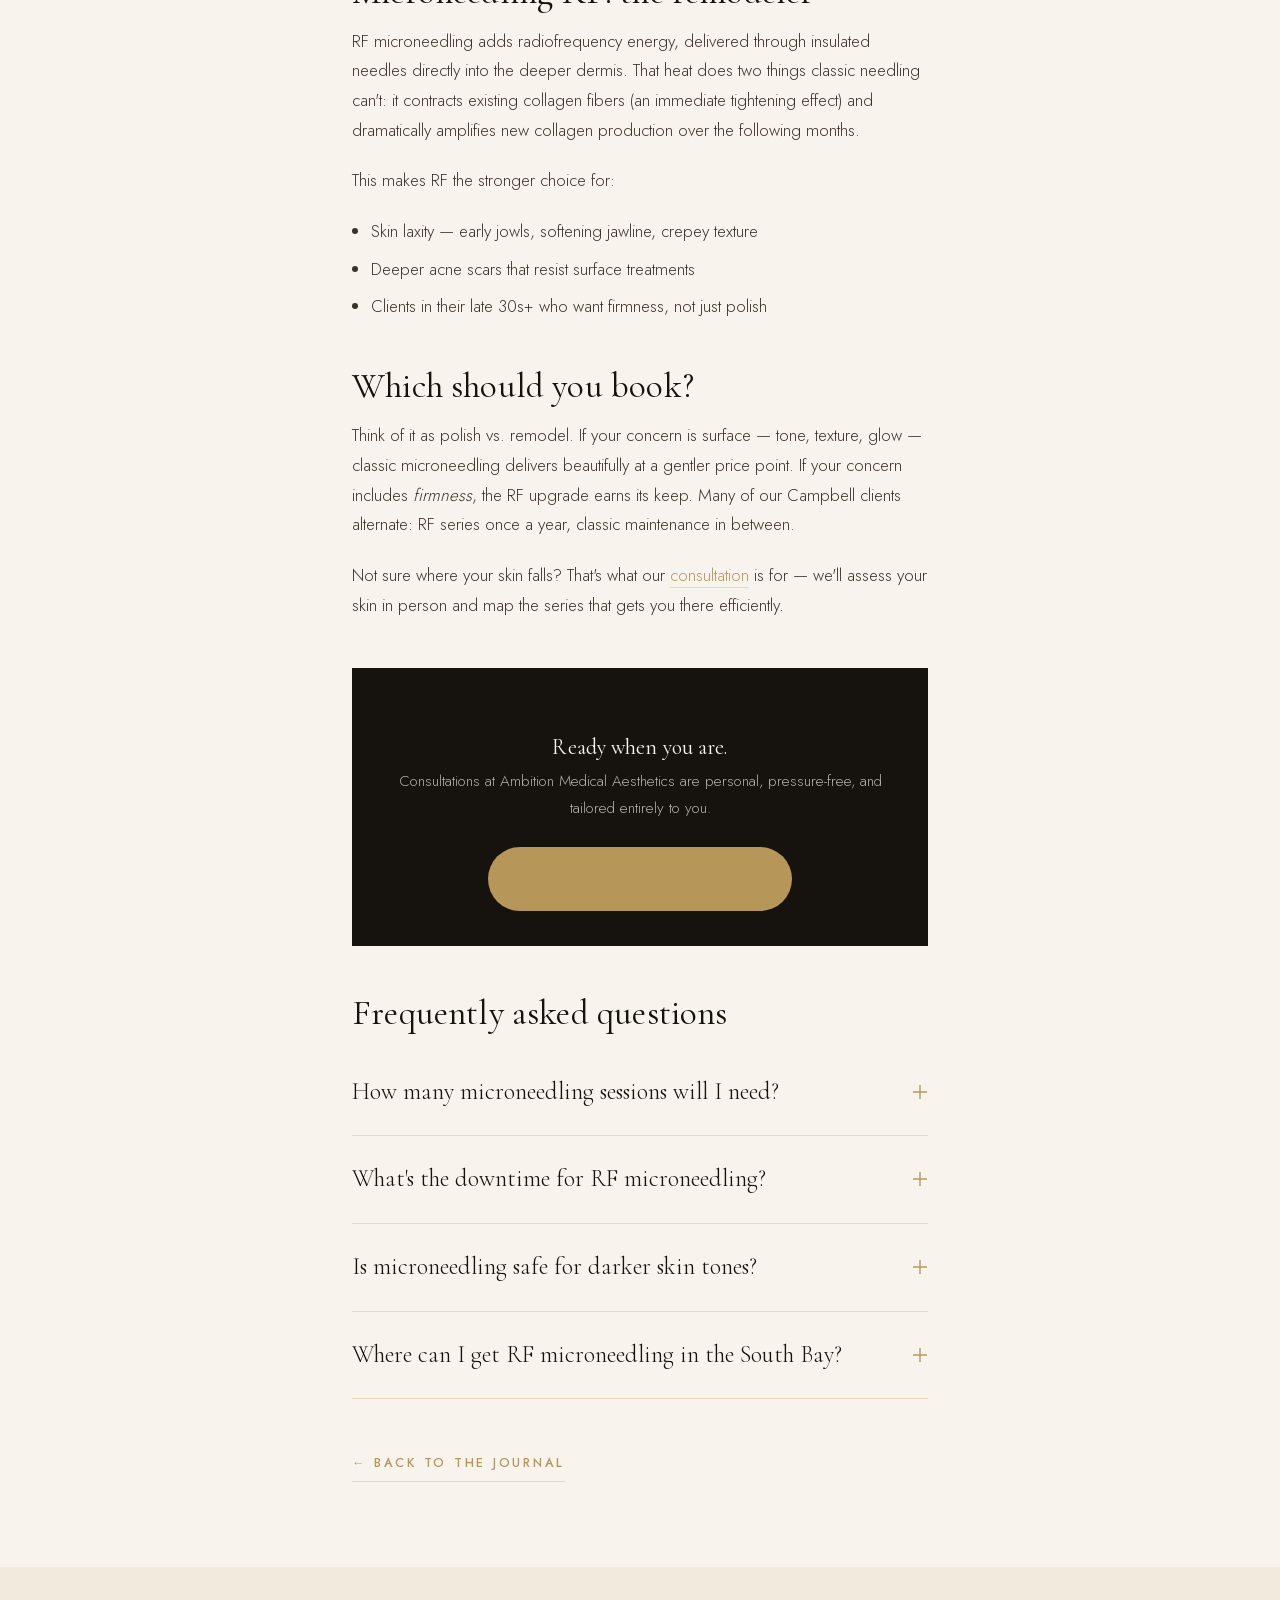
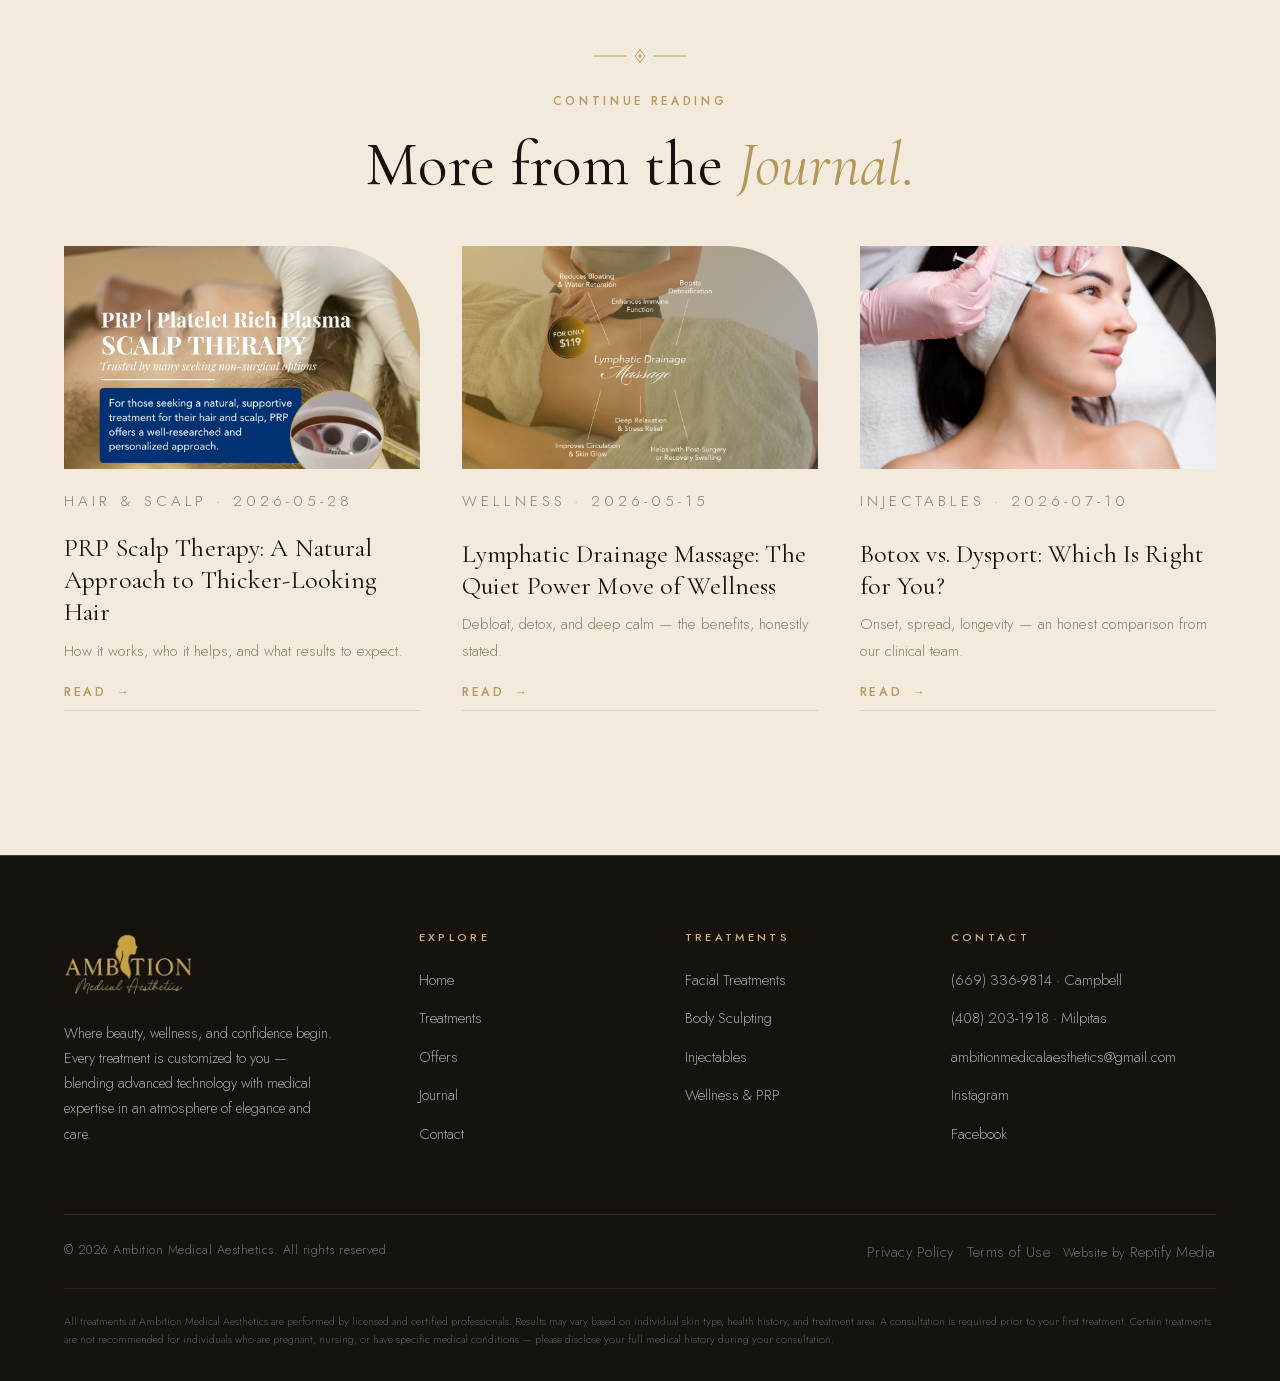
<file: blog/microneedling-vs-microneedling-rf.html>
<!DOCTYPE html>
<html lang="en">
<head>
<meta charset="UTF-8">
<meta name="viewport" content="width=device-width, initial-scale=1.0">
<title>Microneedling vs RF Microneedling: Differences, Results & Downtime | Ambition Medical Aesthetics</title>
<meta name="description" content="Classic microneedling refines texture; RF microneedling adds radiofrequency energy for deeper collagen remodeling and skin tightening. Which is right for your skin? A guide from Ambition Medical Aesthetics, Campbell CA.">
<meta name="robots" content="noindex,nofollow"><!-- HOLD: owner has not reviewed the site yet. Switch to index,follow on approval. -->
<link rel="canonical" href="https://ambitionmedicalaesthetics.com/blog/microneedling-vs-microneedling-rf.html">
<meta property="og:type" content="website">
<meta property="og:title" content="Microneedling vs RF Microneedling: Differences, Results & Downtime | Ambition Medical Aesthetics">
<meta property="og:description" content="Classic microneedling refines texture; RF microneedling adds radiofrequency energy for deeper collagen remodeling and skin tightening. Which is right for your skin? A guide from Ambition Medical Aesthetics, Campbell CA.">
<meta property="og:url" content="https://ambitionmedicalaesthetics.com/blog/microneedling-vs-microneedling-rf.html">
<meta property="og:image" content="https://ambitionmedicalaesthetics.com/assets/img/microneedling-pink.webp">
<meta name="twitter:card" content="summary_large_image">
<meta name="theme-color" content="#16130e">
<link rel="icon" type="image/png" href="../assets/img/favicon.png">
<link rel="stylesheet" href="../assets/css/style.css?v=1785530871">
<script type="application/ld+json">{
 "@context": "https://schema.org",
 "@type": "BlogPosting",
 "headline": "Microneedling vs. Microneedling RF: Is the Upgrade Worth It?",
 "description": "Classic microneedling refines texture; RF microneedling adds radiofrequency energy for deeper collagen remodeling and skin tightening. Which is right for your skin? A guide from Ambition Medical Aesthetics, Campbell CA.",
 "image": "https://ambitionmedicalaesthetics.com/assets/img/microneedling-pink.webp",
 "datePublished": "2026-06-12",
 "dateModified": "2026-06-12",
 "author": {
  "@type": "Organization",
  "name": "Ambition Medical Aesthetics",
  "url": "https://ambitionmedicalaesthetics.com"
 },
 "publisher": {
  "@id": "https://ambitionmedicalaesthetics.com/#business"
 },
 "mainEntityOfPage": "https://ambitionmedicalaesthetics.com/blog/microneedling-vs-microneedling-rf.html"
}</script>
<script type="application/ld+json">{
 "@context": "https://schema.org",
 "@type": "FAQPage",
 "mainEntity": [
  {
   "@type": "Question",
   "name": "How many microneedling sessions will I need?",
   "acceptedAnswer": {
    "@type": "Answer",
    "text": "Most plans involve 3\u20134 sessions spaced about a month apart, with results that continue improving for months as collagen rebuilds."
   }
  },
  {
   "@type": "Question",
   "name": "What's the downtime for RF microneedling?",
   "acceptedAnswer": {
    "@type": "Answer",
    "text": "Typically 1\u20133 days of redness and mild swelling \u2014 most clients treat on Friday and look event-ready by Monday."
   }
  },
  {
   "@type": "Question",
   "name": "Is microneedling safe for darker skin tones?",
   "acceptedAnswer": {
    "@type": "Answer",
    "text": "Yes \u2014 unlike some lasers, microneedling (including RF) is generally safe across skin tones when performed by trained providers with proper settings."
   }
  },
  {
   "@type": "Question",
   "name": "Where can I get RF microneedling in the South Bay?",
   "acceptedAnswer": {
    "@type": "Answer",
    "text": "Ambition Medical Aesthetics offers both microneedling and microneedling RF at 436 Marathon Dr, Campbell, CA. Call (669) 336-9814 to book a skin assessment."
   }
  }
 ]
}</script>
</head>
<body>
<a class="skip" href="#main">Skip to content</a>

<header class="header">
  <div class="wrap header__in">
    <a class="header__logo" href="../index.html" aria-label="Ambition Medical Aesthetics — home">
      <img class="logo-light" src="../assets/img/logo-ivory-sm.webp" alt="Ambition Medical Aesthetics" width="140" height="81">
      <img class="logo-dark" src="../assets/img/logo-gold-sm.webp" alt="Ambition Medical Aesthetics" width="140" height="81">
    </a>
    <nav class="header__nav" aria-label="Primary">
      <a href="../index.html">Home</a>
      <a href="../services.html">Treatments</a>
      <a href="../offers.html">Offers</a>
      <a href="../blog.html">Journal</a>
      <a href="../contact.html">Contact</a>
    </nav>
    <a class="btn btn--solid header__cta" href="../contact.html">Book Now</a>
    <button class="header__burger" aria-label="Menu" aria-expanded="false">
      <span></span><span></span><span></span>
    </button>
  </div>
</header>

<nav class="mnav" aria-label="Mobile">
  <a class="mnav__link" href="../index.html"><small>01</small>Home</a>
  <a class="mnav__link" href="../services.html"><small>02</small>Treatments</a>
  <a class="mnav__link" href="../offers.html"><small>03</small>Offers</a>
  <a class="mnav__link" href="../blog.html"><small>04</small>Journal</a>
  <a class="mnav__link" href="../contact.html"><small>05</small>Contact</a>
  <a class="mnav__link" href="tel:+16693369814"><small>06</small>Call Us</a>
  <div class="mnav__foot">
    <span>436 Marathon Dr, Campbell, CA · 236 N Abel St, Milpitas, CA</span>
    <a href="mailto:ambitionmedicalaesthetics@gmail.com">ambitionmedicalaesthetics@gmail.com</a>
  </div>
</nav>
<main id="main">

  <div style="padding-top:6.5rem;background:linear-gradient(175deg,#a8945c,#9c8951)"></div>
  <article class="section" style="padding-top:clamp(2.5rem,6vw,4rem)" itemscope itemtype="https://schema.org/BlogPosting">
    <div class="article__hero img-rv">
      <img src="../assets/img/microneedling-pink.webp" alt="Woman with smooth, radiant skin after treatment" itemprop="image">
    </div>
    <div class="article">
      <div class="article__meta" style="margin-top:2.2rem">
        <span><b>Facials</b></span>
        <span><time datetime="2026-06-12" itemprop="datePublished">2026-06-12</time></span>
        <span>6 min read</span>
      </div>
      <h1 itemprop="headline">Microneedling vs. Microneedling RF: Is the Upgrade Worth It?</h1>
      <div class="tldr rv"><strong>The Short Answer</strong>Traditional microneedling creates micro-channels that trigger the skin's repair response — great for texture, tone, and shallow scarring. Microneedling RF delivers radiofrequency heat through those same needles into deeper skin layers, adding meaningful tightening and collagen remodeling. Choose classic microneedling for surface refinement and maintenance; choose RF when you also want firmness — especially for jawline, acne scars, and early laxity.</div>
      <div itemprop="articleBody">

<h2>The shared idea: controlled micro-injury, real regeneration</h2>
<p>Both treatments work on the same elegant principle: create thousands of invisible micro-channels in the skin, and the body responds by producing fresh collagen and elastin — the proteins responsible for smooth, firm, youthful skin. The difference is what else travels down those channels.</p>

<h2>Classic microneedling: the refiner</h2>
<p>Traditional microneedling is the texture specialist. Over a series of sessions it softens fine lines, refines enlarged pores, fades shallow acne scarring, and gives skin that smooth, even, "great in any lighting" quality. Downtime is minimal — a day or two of mild redness, like a light sunburn.</p>

<h2>Microneedling RF: the remodeler</h2>
<p>RF microneedling adds radiofrequency energy, delivered through insulated needles directly into the deeper dermis. That heat does two things classic needling can't: it contracts existing collagen fibers (an immediate tightening effect) and dramatically amplifies new collagen production over the following months.</p>
<p>This makes RF the stronger choice for:</p>
<ul>
<li>Skin laxity — early jowls, softening jawline, crepey texture</li>
<li>Deeper acne scars that resist surface treatments</li>
<li>Clients in their late 30s+ who want firmness, not just polish</li>
</ul>

<h2>Which should you book?</h2>
<p>Think of it as polish vs. remodel. If your concern is surface — tone, texture, glow — classic microneedling delivers beautifully at a gentler price point. If your concern includes <em>firmness</em>, the RF upgrade earns its keep. Many of our Campbell clients alternate: RF series once a year, classic maintenance in between.</p>
<p>Not sure where your skin falls? That's what our <a href="../contact.html">consultation</a> is for — we'll assess your skin in person and map the series that gets you there efficiently.</p>

      </div>

      <div class="article__cta rv">
        <h3 class="serif">Ready when you are.</h3>
        <p>Consultations at Ambition Medical Aesthetics are personal, pressure-free, and tailored entirely to you.</p>
        <a class="btn btn--solid" href="../contact.html">Reserve Your Consultation</a>
      </div>

      <h2>Frequently asked questions</h2>
      <div class="faq">
        <div class="faq__item rv">
          <button class="faq__q" aria-expanded="false">How many microneedling sessions will I need?
            <svg width="16" height="16" viewBox="0 0 16 16" fill="none"><path d="M8 1v14M1 8h14" stroke="#b7965a" stroke-width="1.4"/></svg>
          </button>
          <div class="faq__a"><p>Most plans involve 3–4 sessions spaced about a month apart, with results that continue improving for months as collagen rebuilds.</p></div>
        </div>
        <div class="faq__item rv">
          <button class="faq__q" aria-expanded="false">What's the downtime for RF microneedling?
            <svg width="16" height="16" viewBox="0 0 16 16" fill="none"><path d="M8 1v14M1 8h14" stroke="#b7965a" stroke-width="1.4"/></svg>
          </button>
          <div class="faq__a"><p>Typically 1–3 days of redness and mild swelling — most clients treat on Friday and look event-ready by Monday.</p></div>
        </div>
        <div class="faq__item rv">
          <button class="faq__q" aria-expanded="false">Is microneedling safe for darker skin tones?
            <svg width="16" height="16" viewBox="0 0 16 16" fill="none"><path d="M8 1v14M1 8h14" stroke="#b7965a" stroke-width="1.4"/></svg>
          </button>
          <div class="faq__a"><p>Yes — unlike some lasers, microneedling (including RF) is generally safe across skin tones when performed by trained providers with proper settings.</p></div>
        </div>
        <div class="faq__item rv">
          <button class="faq__q" aria-expanded="false">Where can I get RF microneedling in the South Bay?
            <svg width="16" height="16" viewBox="0 0 16 16" fill="none"><path d="M8 1v14M1 8h14" stroke="#b7965a" stroke-width="1.4"/></svg>
          </button>
          <div class="faq__a"><p>Ambition Medical Aesthetics offers both microneedling and microneedling RF at 436 Marathon Dr, Campbell, CA. Call (669) 336-9814 to book a skin assessment.</p></div>
        </div>
      </div>

      <p class="mt-3"><a class="link-arrow" href="../blog.html">← Back to the Journal</a></p>
    </div>
  </article>

  <section class="section section--cream" style="padding-top:clamp(3rem,7vw,5rem)">
    <div class="wrap">
      <div class="center" style="margin-bottom:clamp(2rem,5vw,3rem)">
        <div class="orn orn--center" aria-hidden="true"><svg viewBox="0 0 92 18" fill="none"><path d="M0 9h33M59 9h33" stroke="currentColor" stroke-width="1"/><path d="M46 2.5l4.8 6.5-4.8 6.5-4.8-6.5z" stroke="currentColor" stroke-width="1"/><circle cx="46" cy="9" r="1.5" fill="currentColor"/></svg></div>
        <p class="kicker kicker--plain rv">Continue Reading</p>
        <h2 class="rv rv-d1" style="margin-top:1rem">More from the <em>Journal.</em></h2>
      </div>
      <div class="bgrid">
        <article class="bcard rv">
          <a class="bcard__media img-rv" href="prp-scalp-therapy-guide.html"><img src="../assets/img/promo-prp.webp" alt="PRP scalp therapy treatment" loading="lazy"></a>
          <p class="bcard__meta">Hair & Scalp &middot; 2026-05-28</p>
          <h3 class="serif"><a href="prp-scalp-therapy-guide.html">PRP Scalp Therapy: A Natural Approach to Thicker-Looking Hair</a></h3>
          <p>How it works, who it helps, and what results to expect.</p>
          <a class="link-arrow" href="prp-scalp-therapy-guide.html">Read <span aria-hidden="true">&rarr;</span></a>
        </article>
        <article class="bcard rv rv-d1">
          <a class="bcard__media img-rv" href="lymphatic-drainage-massage-benefits.html"><img src="../assets/img/promo-lymphatic.webp" alt="Lymphatic drainage massage session" loading="lazy"></a>
          <p class="bcard__meta">Wellness &middot; 2026-05-15</p>
          <h3 class="serif"><a href="lymphatic-drainage-massage-benefits.html">Lymphatic Drainage Massage: The Quiet Power Move of Wellness</a></h3>
          <p>Debloat, detox, and deep calm — the benefits, honestly stated.</p>
          <a class="link-arrow" href="lymphatic-drainage-massage-benefits.html">Read <span aria-hidden="true">&rarr;</span></a>
        </article>
        <article class="bcard rv rv-d2">
          <a class="bcard__media img-rv" href="botox-vs-dysport.html"><img src="../assets/img/injectables.webp" alt="A client receiving a precise injectable treatment" loading="lazy"></a>
          <p class="bcard__meta">Injectables &middot; 2026-07-10</p>
          <h3 class="serif"><a href="botox-vs-dysport.html">Botox vs. Dysport: Which Is Right for You?</a></h3>
          <p>Onset, spread, longevity — an honest comparison from our clinical team.</p>
          <a class="link-arrow" href="botox-vs-dysport.html">Read <span aria-hidden="true">&rarr;</span></a>
        </article>
      </div>
    </div>
  </section>

</main>

<footer class="footer">
  <div class="wrap">
    <div class="footer__grid">
      <div class="footer__brand">
        <img src="../assets/img/logo-gold-sm.webp" alt="Ambition Medical Aesthetics">
        <p>Where beauty, wellness, and confidence begin. Every treatment is customized to you — blending advanced technology with medical expertise in an atmosphere of elegance and care.</p>
      </div>
      <div>
        <h4>Explore</h4>
        <ul>
          <li><a href="../index.html">Home</a></li>
          <li><a href="../services.html">Treatments</a></li>
          <li><a href="../offers.html">Offers</a></li>
          <li><a href="../blog.html">Journal</a></li>
          <li><a href="../contact.html">Contact</a></li>
        </ul>
      </div>
      <div>
        <h4>Treatments</h4>
        <ul>
          <li><a href="../services.html#face">Facial Treatments</a></li>
          <li><a href="../services.html#body">Body Sculpting</a></li>
          <li><a href="../services.html#injectables">Injectables</a></li>
          <li><a href="../services.html#wellness">Wellness &amp; PRP</a></li>
        </ul>
      </div>
      <div>
        <h4>Contact</h4>
        <ul>
          <li><a href="tel:+16693369814">(669) 336-9814 · Campbell</a></li>
          <li><a href="tel:+14082031918">(408) 203-1918 · Milpitas</a></li>
          <li><a href="mailto:ambitionmedicalaesthetics@gmail.com">ambitionmedicalaesthetics@gmail.com</a></li>
          <li><a href="https://www.instagram.com/ambitionaesthetics.ca/" target="_blank" rel="noopener">Instagram</a></li>
          <li><a href="https://www.facebook.com/profile.php?id=61581451716717" target="_blank" rel="noopener">Facebook</a></li>
        </ul>
      </div>
    </div>
    <div class="footer__bar">
      <span>© <span data-year>2026</span> Ambition Medical Aesthetics. All rights reserved.</span>
      <span><a href="../privacy.html">Privacy Policy</a> · <a href="../terms.html">Terms of Use</a> &middot; Website by <a href="https://reptifymedia.com" target="_blank" rel="noopener">Reptify Media</a></span>
    </div>
    <p class="footer__legal">All treatments at Ambition Medical Aesthetics are performed by licensed and certified professionals. Results may vary based on individual skin type, health history, and treatment area. A consultation is required prior to your first treatment. Certain treatments are not recommended for individuals who are pregnant, nursing, or have specific medical conditions &mdash; please disclose your full medical history during your consultation.</p>
  </div>
</footer>

<script src="../assets/js/main.js?v=1785439358" defer></script>
</body>
</html>
</file>
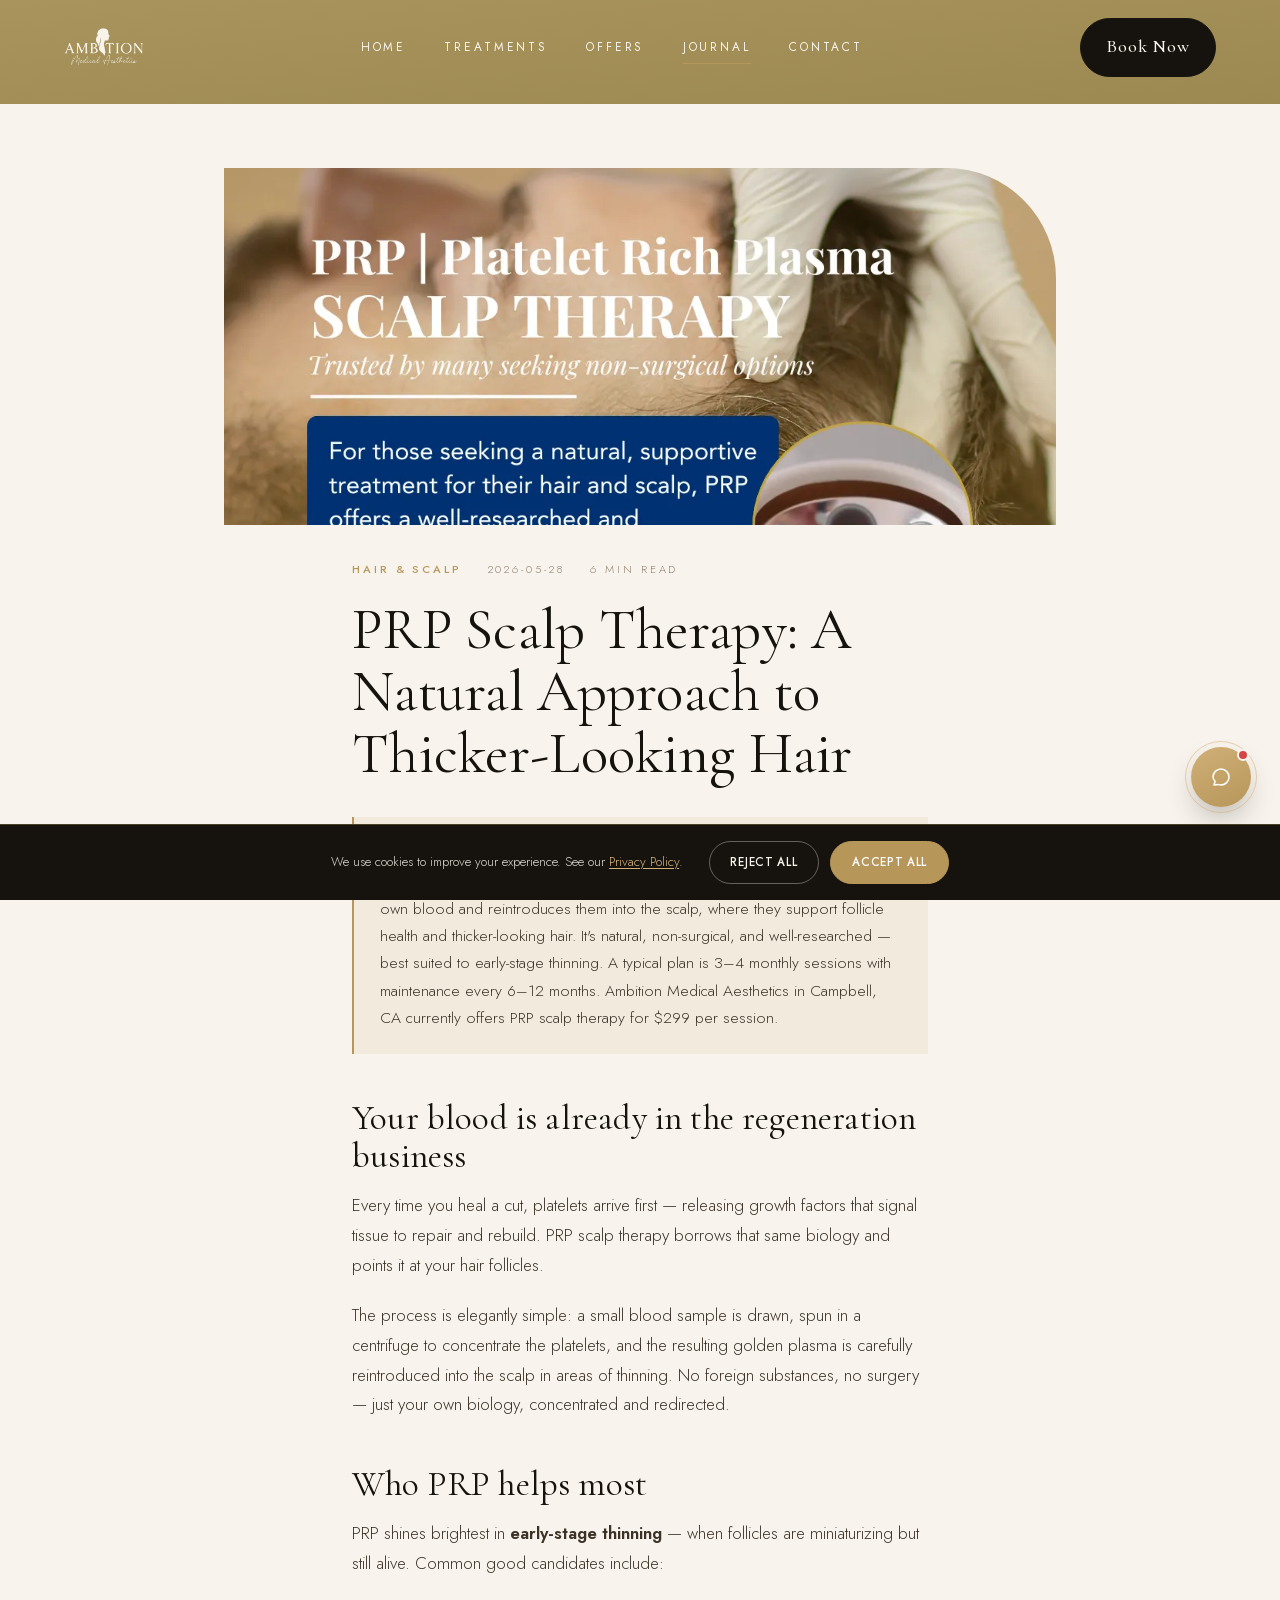
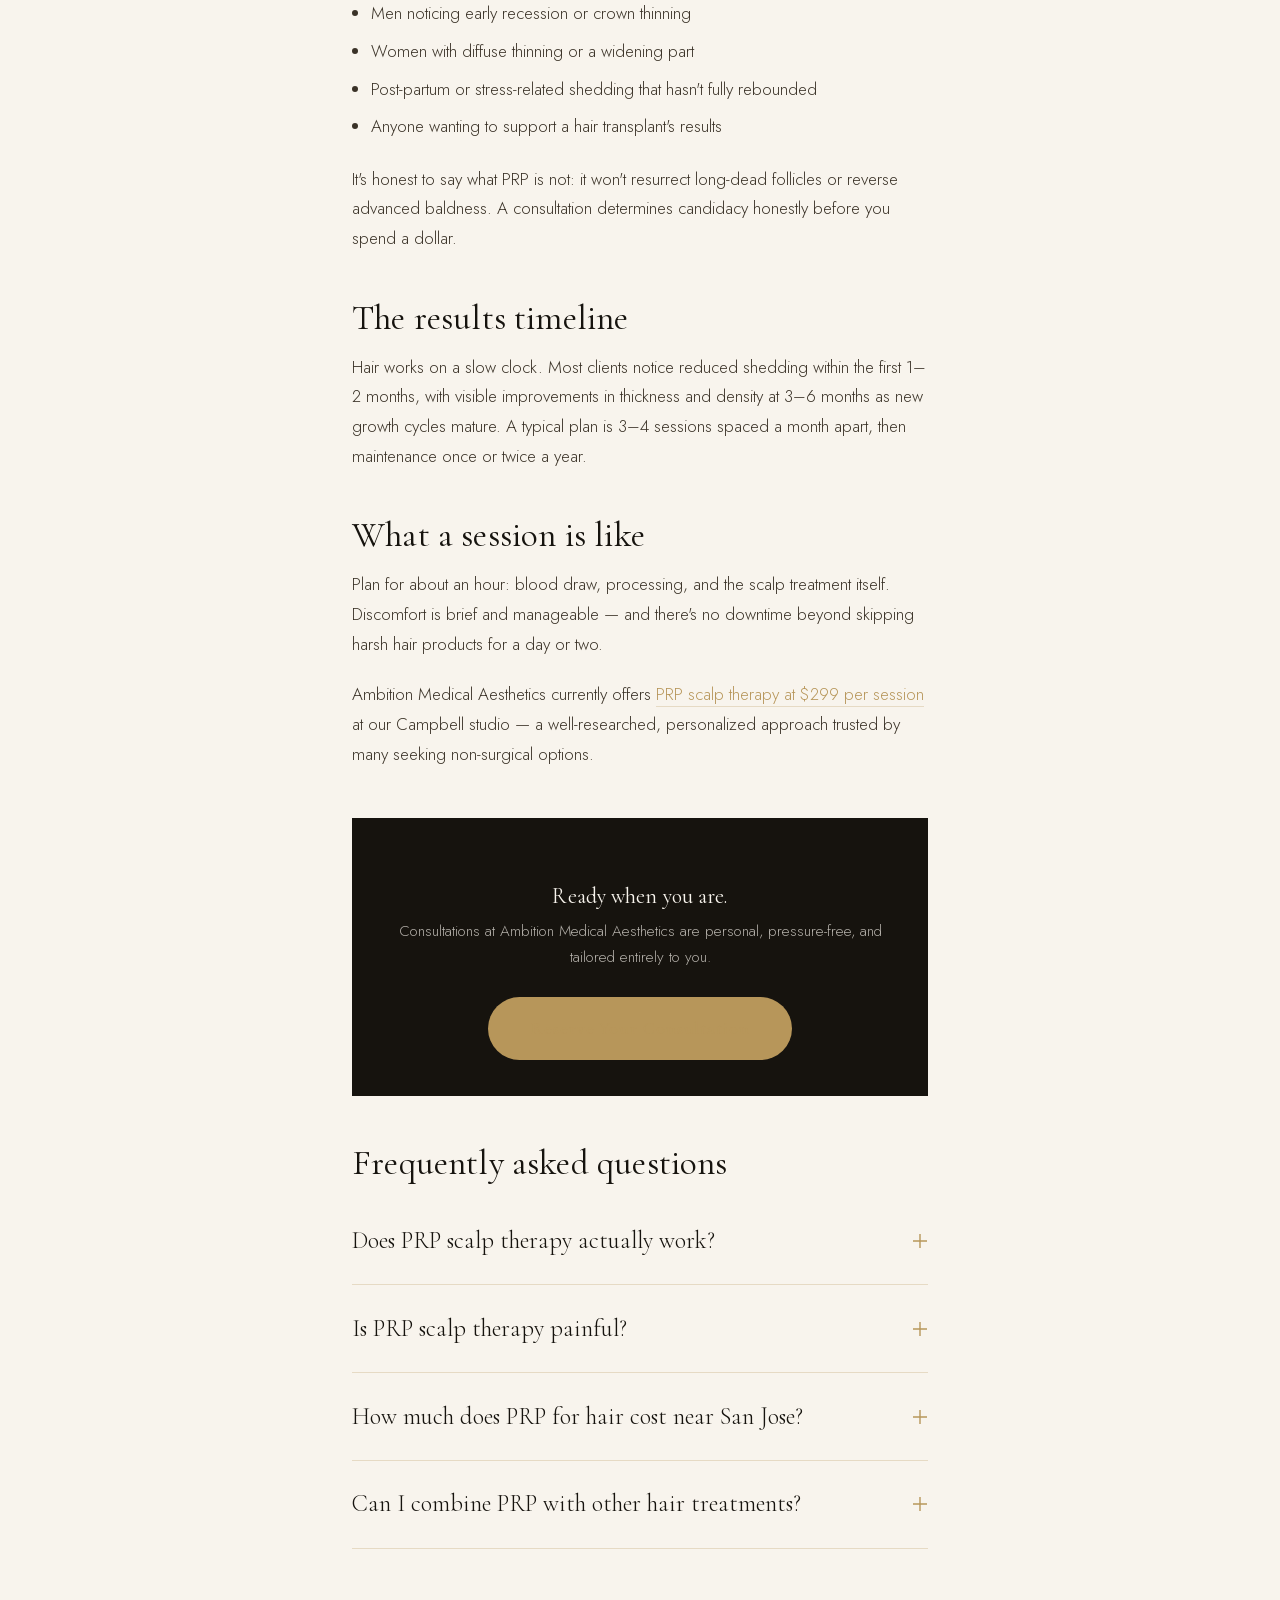
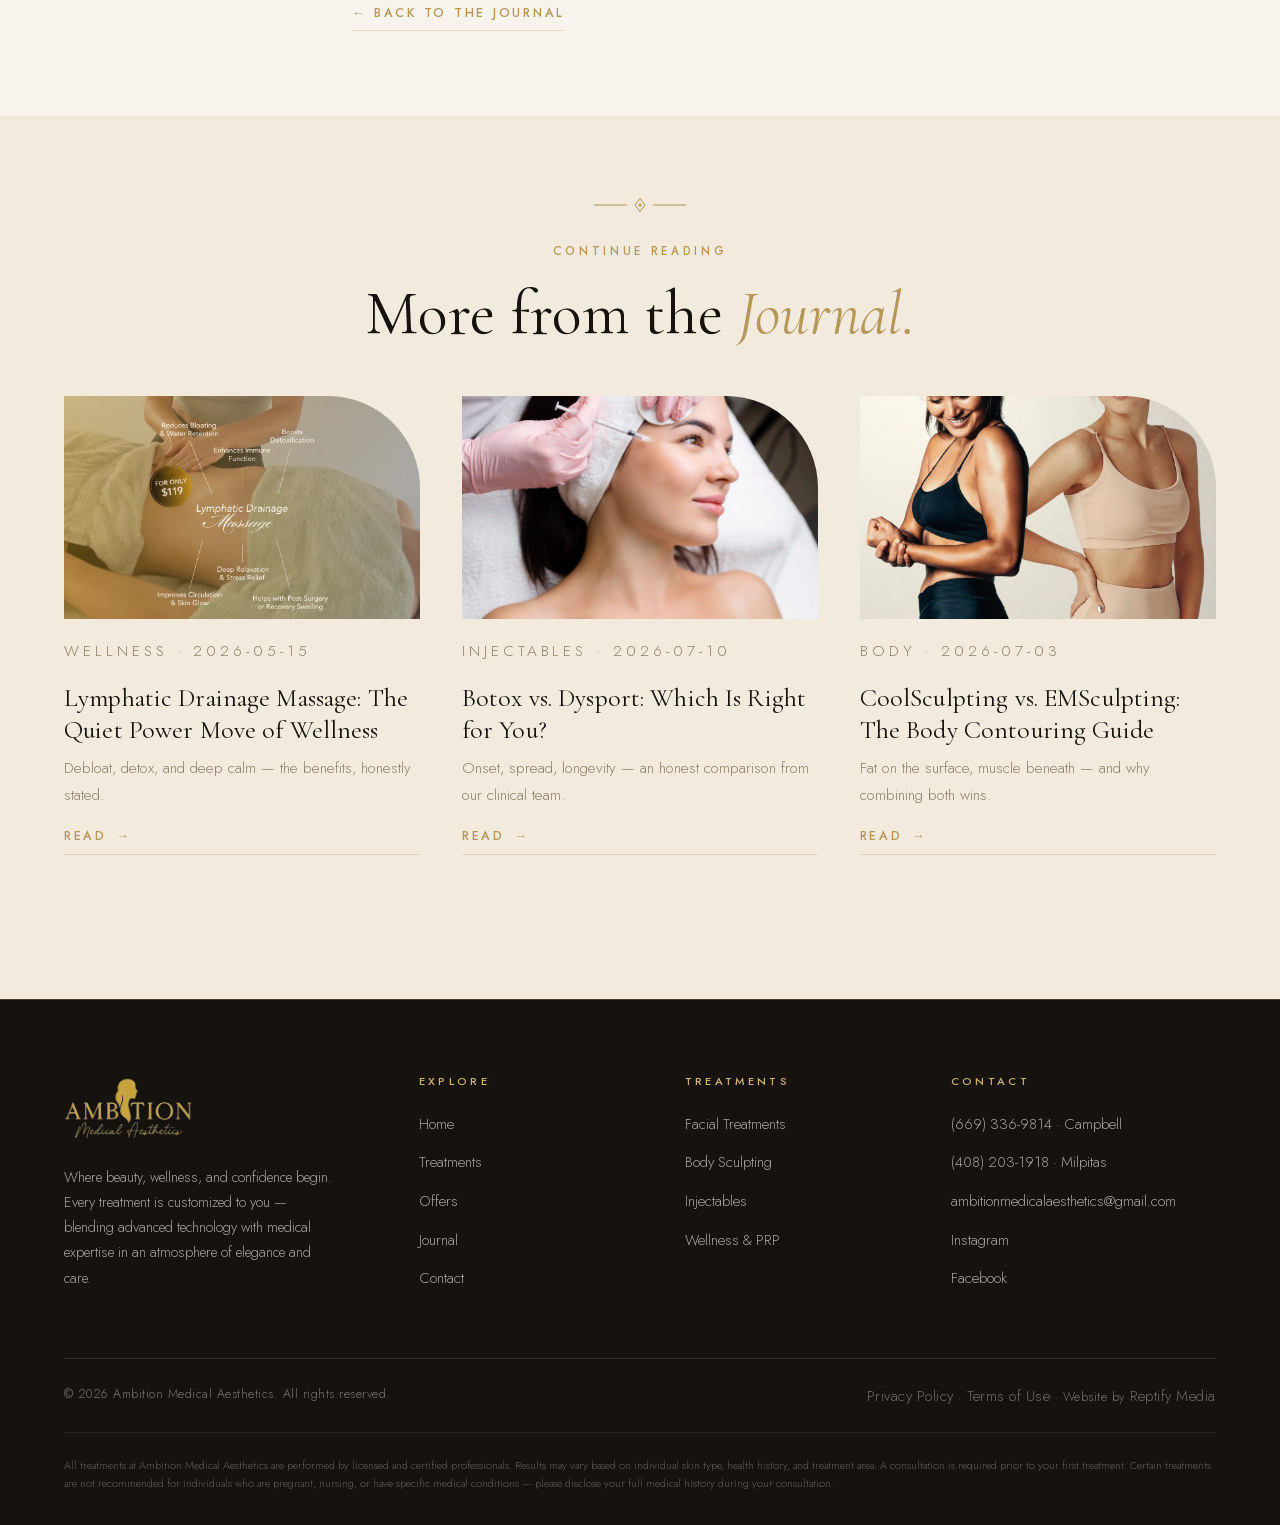
<file: blog/prp-scalp-therapy-guide.html>
<!DOCTYPE html>
<html lang="en">
<head>
<meta charset="UTF-8">
<meta name="viewport" content="width=device-width, initial-scale=1.0">
<title>PRP Scalp Therapy for Hair: How It Works, Results Timeline & Cost | Ambition Medical Aesthetics</title>
<meta name="description" content="PRP scalp therapy uses your own platelet-rich plasma to support thicker, healthier-looking hair. How it works, who it helps, and what results to expect — from Ambition Medical Aesthetics, Campbell CA. Now $299.">
<meta name="robots" content="noindex,nofollow"><!-- HOLD: owner has not reviewed the site yet. Switch to index,follow on approval. -->
<link rel="canonical" href="https://ambitionmedicalaesthetics.com/blog/prp-scalp-therapy-guide.html">
<meta property="og:type" content="website">
<meta property="og:title" content="PRP Scalp Therapy for Hair: How It Works, Results Timeline & Cost | Ambition Medical Aesthetics">
<meta property="og:description" content="PRP scalp therapy uses your own platelet-rich plasma to support thicker, healthier-looking hair. How it works, who it helps, and what results to expect — from Ambition Medical Aesthetics, Campbell CA. Now $299.">
<meta property="og:url" content="https://ambitionmedicalaesthetics.com/blog/prp-scalp-therapy-guide.html">
<meta property="og:image" content="https://ambitionmedicalaesthetics.com/assets/img/promo-prp.webp">
<meta name="twitter:card" content="summary_large_image">
<meta name="theme-color" content="#16130e">
<link rel="icon" type="image/png" href="../assets/img/favicon.png">
<link rel="stylesheet" href="../assets/css/style.css?v=1785530871">
<script type="application/ld+json">{
 "@context": "https://schema.org",
 "@type": "BlogPosting",
 "headline": "PRP Scalp Therapy: A Natural Approach to Thicker-Looking Hair",
 "description": "PRP scalp therapy uses your own platelet-rich plasma to support thicker, healthier-looking hair. How it works, who it helps, and what results to expect \u2014 from Ambition Medical Aesthetics, Campbell CA. Now $299.",
 "image": "https://ambitionmedicalaesthetics.com/assets/img/promo-prp.webp",
 "datePublished": "2026-05-28",
 "dateModified": "2026-05-28",
 "author": {
  "@type": "Organization",
  "name": "Ambition Medical Aesthetics",
  "url": "https://ambitionmedicalaesthetics.com"
 },
 "publisher": {
  "@id": "https://ambitionmedicalaesthetics.com/#business"
 },
 "mainEntityOfPage": "https://ambitionmedicalaesthetics.com/blog/prp-scalp-therapy-guide.html"
}</script>
<script type="application/ld+json">{
 "@context": "https://schema.org",
 "@type": "FAQPage",
 "mainEntity": [
  {
   "@type": "Question",
   "name": "Does PRP scalp therapy actually work?",
   "acceptedAnswer": {
    "@type": "Answer",
    "text": "Multiple peer-reviewed studies support PRP's ability to increase hair count and thickness in androgenetic thinning, particularly in earlier stages. Individual results vary, which is why we assess candidacy honestly at consultation."
   }
  },
  {
   "@type": "Question",
   "name": "Is PRP scalp therapy painful?",
   "acceptedAnswer": {
    "@type": "Answer",
    "text": "Most clients describe brief pinching sensations. The treatment is quick, and any tenderness resolves within a day."
   }
  },
  {
   "@type": "Question",
   "name": "How much does PRP for hair cost near San Jose?",
   "acceptedAnswer": {
    "@type": "Answer",
    "text": "Ambition Medical Aesthetics in Campbell, CA currently offers PRP scalp therapy for $299 per session \u2014 call (669) 336-9814 to book."
   }
  },
  {
   "@type": "Question",
   "name": "Can I combine PRP with other hair treatments?",
   "acceptedAnswer": {
    "@type": "Answer",
    "text": "Yes \u2014 PRP pairs well with topical and oral therapies your physician may recommend. Many clients use it as the regenerative pillar of a broader plan."
   }
  }
 ]
}</script>
</head>
<body>
<a class="skip" href="#main">Skip to content</a>

<header class="header">
  <div class="wrap header__in">
    <a class="header__logo" href="../index.html" aria-label="Ambition Medical Aesthetics — home">
      <img class="logo-light" src="../assets/img/logo-ivory-sm.webp" alt="Ambition Medical Aesthetics" width="140" height="81">
      <img class="logo-dark" src="../assets/img/logo-gold-sm.webp" alt="Ambition Medical Aesthetics" width="140" height="81">
    </a>
    <nav class="header__nav" aria-label="Primary">
      <a href="../index.html">Home</a>
      <a href="../services.html">Treatments</a>
      <a href="../offers.html">Offers</a>
      <a href="../blog.html">Journal</a>
      <a href="../contact.html">Contact</a>
    </nav>
    <a class="btn btn--solid header__cta" href="../contact.html">Book Now</a>
    <button class="header__burger" aria-label="Menu" aria-expanded="false">
      <span></span><span></span><span></span>
    </button>
  </div>
</header>

<nav class="mnav" aria-label="Mobile">
  <a class="mnav__link" href="../index.html"><small>01</small>Home</a>
  <a class="mnav__link" href="../services.html"><small>02</small>Treatments</a>
  <a class="mnav__link" href="../offers.html"><small>03</small>Offers</a>
  <a class="mnav__link" href="../blog.html"><small>04</small>Journal</a>
  <a class="mnav__link" href="../contact.html"><small>05</small>Contact</a>
  <a class="mnav__link" href="tel:+16693369814"><small>06</small>Call Us</a>
  <div class="mnav__foot">
    <span>436 Marathon Dr, Campbell, CA · 236 N Abel St, Milpitas, CA</span>
    <a href="mailto:ambitionmedicalaesthetics@gmail.com">ambitionmedicalaesthetics@gmail.com</a>
  </div>
</nav>
<main id="main">

  <div style="padding-top:6.5rem;background:linear-gradient(175deg,#a8945c,#9c8951)"></div>
  <article class="section" style="padding-top:clamp(2.5rem,6vw,4rem)" itemscope itemtype="https://schema.org/BlogPosting">
    <div class="article__hero img-rv">
      <img src="../assets/img/promo-prp.webp" alt="PRP scalp therapy treatment" itemprop="image">
    </div>
    <div class="article">
      <div class="article__meta" style="margin-top:2.2rem">
        <span><b>Hair & Scalp</b></span>
        <span><time datetime="2026-05-28" itemprop="datePublished">2026-05-28</time></span>
        <span>6 min read</span>
      </div>
      <h1 itemprop="headline">PRP Scalp Therapy: A Natural Approach to Thicker-Looking Hair</h1>
      <div class="tldr rv"><strong>The Short Answer</strong>PRP (platelet-rich plasma) scalp therapy concentrates the growth factors in your own blood and reintroduces them into the scalp, where they support follicle health and thicker-looking hair. It's natural, non-surgical, and well-researched — best suited to early-stage thinning. A typical plan is 3–4 monthly sessions with maintenance every 6–12 months. Ambition Medical Aesthetics in Campbell, CA currently offers PRP scalp therapy for $299 per session.</div>
      <div itemprop="articleBody">

<h2>Your blood is already in the regeneration business</h2>
<p>Every time you heal a cut, platelets arrive first — releasing growth factors that signal tissue to repair and rebuild. PRP scalp therapy borrows that same biology and points it at your hair follicles.</p>
<p>The process is elegantly simple: a small blood sample is drawn, spun in a centrifuge to concentrate the platelets, and the resulting golden plasma is carefully reintroduced into the scalp in areas of thinning. No foreign substances, no surgery — just your own biology, concentrated and redirected.</p>

<h2>Who PRP helps most</h2>
<p>PRP shines brightest in <strong>early-stage thinning</strong> — when follicles are miniaturizing but still alive. Common good candidates include:</p>
<ul>
<li>Men noticing early recession or crown thinning</li>
<li>Women with diffuse thinning or a widening part</li>
<li>Post-partum or stress-related shedding that hasn't fully rebounded</li>
<li>Anyone wanting to support a hair transplant's results</li>
</ul>
<p>It's honest to say what PRP is not: it won't resurrect long-dead follicles or reverse advanced baldness. A consultation determines candidacy honestly before you spend a dollar.</p>

<h2>The results timeline</h2>
<p>Hair works on a slow clock. Most clients notice reduced shedding within the first 1–2 months, with visible improvements in thickness and density at 3–6 months as new growth cycles mature. A typical plan is 3–4 sessions spaced a month apart, then maintenance once or twice a year.</p>

<h2>What a session is like</h2>
<p>Plan for about an hour: blood draw, processing, and the scalp treatment itself. Discomfort is brief and manageable — and there's no downtime beyond skipping harsh hair products for a day or two.</p>
<p>Ambition Medical Aesthetics currently offers <a href="../offers.html">PRP scalp therapy at $299 per session</a> at our Campbell studio — a well-researched, personalized approach trusted by many seeking non-surgical options.</p>

      </div>

      <div class="article__cta rv">
        <h3 class="serif">Ready when you are.</h3>
        <p>Consultations at Ambition Medical Aesthetics are personal, pressure-free, and tailored entirely to you.</p>
        <a class="btn btn--solid" href="../contact.html">Reserve Your Consultation</a>
      </div>

      <h2>Frequently asked questions</h2>
      <div class="faq">
        <div class="faq__item rv">
          <button class="faq__q" aria-expanded="false">Does PRP scalp therapy actually work?
            <svg width="16" height="16" viewBox="0 0 16 16" fill="none"><path d="M8 1v14M1 8h14" stroke="#b7965a" stroke-width="1.4"/></svg>
          </button>
          <div class="faq__a"><p>Multiple peer-reviewed studies support PRP's ability to increase hair count and thickness in androgenetic thinning, particularly in earlier stages. Individual results vary, which is why we assess candidacy honestly at consultation.</p></div>
        </div>
        <div class="faq__item rv">
          <button class="faq__q" aria-expanded="false">Is PRP scalp therapy painful?
            <svg width="16" height="16" viewBox="0 0 16 16" fill="none"><path d="M8 1v14M1 8h14" stroke="#b7965a" stroke-width="1.4"/></svg>
          </button>
          <div class="faq__a"><p>Most clients describe brief pinching sensations. The treatment is quick, and any tenderness resolves within a day.</p></div>
        </div>
        <div class="faq__item rv">
          <button class="faq__q" aria-expanded="false">How much does PRP for hair cost near San Jose?
            <svg width="16" height="16" viewBox="0 0 16 16" fill="none"><path d="M8 1v14M1 8h14" stroke="#b7965a" stroke-width="1.4"/></svg>
          </button>
          <div class="faq__a"><p>Ambition Medical Aesthetics in Campbell, CA currently offers PRP scalp therapy for $299 per session — call (669) 336-9814 to book.</p></div>
        </div>
        <div class="faq__item rv">
          <button class="faq__q" aria-expanded="false">Can I combine PRP with other hair treatments?
            <svg width="16" height="16" viewBox="0 0 16 16" fill="none"><path d="M8 1v14M1 8h14" stroke="#b7965a" stroke-width="1.4"/></svg>
          </button>
          <div class="faq__a"><p>Yes — PRP pairs well with topical and oral therapies your physician may recommend. Many clients use it as the regenerative pillar of a broader plan.</p></div>
        </div>
      </div>

      <p class="mt-3"><a class="link-arrow" href="../blog.html">← Back to the Journal</a></p>
    </div>
  </article>

  <section class="section section--cream" style="padding-top:clamp(3rem,7vw,5rem)">
    <div class="wrap">
      <div class="center" style="margin-bottom:clamp(2rem,5vw,3rem)">
        <div class="orn orn--center" aria-hidden="true"><svg viewBox="0 0 92 18" fill="none"><path d="M0 9h33M59 9h33" stroke="currentColor" stroke-width="1"/><path d="M46 2.5l4.8 6.5-4.8 6.5-4.8-6.5z" stroke="currentColor" stroke-width="1"/><circle cx="46" cy="9" r="1.5" fill="currentColor"/></svg></div>
        <p class="kicker kicker--plain rv">Continue Reading</p>
        <h2 class="rv rv-d1" style="margin-top:1rem">More from the <em>Journal.</em></h2>
      </div>
      <div class="bgrid">
        <article class="bcard rv">
          <a class="bcard__media img-rv" href="lymphatic-drainage-massage-benefits.html"><img src="../assets/img/promo-lymphatic.webp" alt="Lymphatic drainage massage session" loading="lazy"></a>
          <p class="bcard__meta">Wellness &middot; 2026-05-15</p>
          <h3 class="serif"><a href="lymphatic-drainage-massage-benefits.html">Lymphatic Drainage Massage: The Quiet Power Move of Wellness</a></h3>
          <p>Debloat, detox, and deep calm — the benefits, honestly stated.</p>
          <a class="link-arrow" href="lymphatic-drainage-massage-benefits.html">Read <span aria-hidden="true">&rarr;</span></a>
        </article>
        <article class="bcard rv rv-d1">
          <a class="bcard__media img-rv" href="botox-vs-dysport.html"><img src="../assets/img/injectables.webp" alt="A client receiving a precise injectable treatment" loading="lazy"></a>
          <p class="bcard__meta">Injectables &middot; 2026-07-10</p>
          <h3 class="serif"><a href="botox-vs-dysport.html">Botox vs. Dysport: Which Is Right for You?</a></h3>
          <p>Onset, spread, longevity — an honest comparison from our clinical team.</p>
          <a class="link-arrow" href="botox-vs-dysport.html">Read <span aria-hidden="true">&rarr;</span></a>
        </article>
        <article class="bcard rv rv-d2">
          <a class="bcard__media img-rv" href="coolsculpting-vs-emsculpting.html"><img src="../assets/img/body-sculpting.webp" alt="Two women in athletic wear showing body sculpting results" loading="lazy"></a>
          <p class="bcard__meta">Body &middot; 2026-07-03</p>
          <h3 class="serif"><a href="coolsculpting-vs-emsculpting.html">CoolSculpting vs. EMSculpting: The Body Contouring Guide</a></h3>
          <p>Fat on the surface, muscle beneath — and why combining both wins.</p>
          <a class="link-arrow" href="coolsculpting-vs-emsculpting.html">Read <span aria-hidden="true">&rarr;</span></a>
        </article>
      </div>
    </div>
  </section>

</main>

<footer class="footer">
  <div class="wrap">
    <div class="footer__grid">
      <div class="footer__brand">
        <img src="../assets/img/logo-gold-sm.webp" alt="Ambition Medical Aesthetics">
        <p>Where beauty, wellness, and confidence begin. Every treatment is customized to you — blending advanced technology with medical expertise in an atmosphere of elegance and care.</p>
      </div>
      <div>
        <h4>Explore</h4>
        <ul>
          <li><a href="../index.html">Home</a></li>
          <li><a href="../services.html">Treatments</a></li>
          <li><a href="../offers.html">Offers</a></li>
          <li><a href="../blog.html">Journal</a></li>
          <li><a href="../contact.html">Contact</a></li>
        </ul>
      </div>
      <div>
        <h4>Treatments</h4>
        <ul>
          <li><a href="../services.html#face">Facial Treatments</a></li>
          <li><a href="../services.html#body">Body Sculpting</a></li>
          <li><a href="../services.html#injectables">Injectables</a></li>
          <li><a href="../services.html#wellness">Wellness &amp; PRP</a></li>
        </ul>
      </div>
      <div>
        <h4>Contact</h4>
        <ul>
          <li><a href="tel:+16693369814">(669) 336-9814 · Campbell</a></li>
          <li><a href="tel:+14082031918">(408) 203-1918 · Milpitas</a></li>
          <li><a href="mailto:ambitionmedicalaesthetics@gmail.com">ambitionmedicalaesthetics@gmail.com</a></li>
          <li><a href="https://www.instagram.com/ambitionaesthetics.ca/" target="_blank" rel="noopener">Instagram</a></li>
          <li><a href="https://www.facebook.com/profile.php?id=61581451716717" target="_blank" rel="noopener">Facebook</a></li>
        </ul>
      </div>
    </div>
    <div class="footer__bar">
      <span>© <span data-year>2026</span> Ambition Medical Aesthetics. All rights reserved.</span>
      <span><a href="../privacy.html">Privacy Policy</a> · <a href="../terms.html">Terms of Use</a> &middot; Website by <a href="https://reptifymedia.com" target="_blank" rel="noopener">Reptify Media</a></span>
    </div>
    <p class="footer__legal">All treatments at Ambition Medical Aesthetics are performed by licensed and certified professionals. Results may vary based on individual skin type, health history, and treatment area. A consultation is required prior to your first treatment. Certain treatments are not recommended for individuals who are pregnant, nursing, or have specific medical conditions &mdash; please disclose your full medical history during your consultation.</p>
  </div>
</footer>

<script src="../assets/js/main.js?v=1785439358" defer></script>
</body>
</html>
</file>
<file: assets/css/style.css>
/* ============================================================
   AMBITION MEDICAL AESTHETICS — Design System
   Elegant. Editorial. Quiet luxury, loud results.
   Mobile-first. No frameworks. Fully self-owned.
   ============================================================ */

@import url('../fonts/fonts.css');

:root {
  /* Palette — warm noir + champagne gold + ivory */
  --noir: #16130e;
  --noir-2: #201b14;
  --noir-3: #2a241b;
  --ink: #3a3227;
  --ivory: #f8f4ed;
  --cream: #f1eadd;
  --cream-2: #e9dfcd;
  --gold: #b7965a;
  --gold-2: #d0b077;
  --gold-3: #e8d5a7;
  --taupe: #8d7f6a;
  --line: rgba(183, 150, 90, .28);
  --line-dark: rgba(183, 150, 90, .35);

  /* Type */
  --serif: 'Cormorant Garamond', 'Times New Roman', serif;
  --sans: 'Jost', 'Helvetica Neue', sans-serif;

  --h1: clamp(2.6rem, 9vw, 5.6rem);
  --h2: clamp(2rem, 6vw, 3.9rem);
  --h3: clamp(1.5rem, 4vw, 2.3rem);
  --body: clamp(1rem, 1.6vw, 1.0625rem);

  --pad: clamp(1.25rem, 5vw, 4rem);
  --section: clamp(4.5rem, 12vw, 9rem);
  --ease: cubic-bezier(.22, 1, .36, 1);
}

* { margin: 0; padding: 0; box-sizing: border-box; }
html { scroll-behavior: smooth; -webkit-text-size-adjust: 100%; }
body {
  font-family: var(--sans);
  font-weight: 300;
  font-size: var(--body);
  line-height: 1.75;
  color: var(--ink);
  background: var(--ivory);
  overflow-x: hidden;
}
img { max-width: 100%; display: block; }
a { color: inherit; text-decoration: none; }
ul { list-style: none; }
button { font: inherit; background: none; border: none; cursor: pointer; }
::selection { background: var(--gold); color: #fff; }

/* ---------- Typography helpers ---------- */
.kicker {
  font-family: var(--sans);
  font-size: .72rem;
  font-weight: 500;
  letter-spacing: .32em;
  text-transform: uppercase;
  color: var(--gold);
  display: inline-flex;
  align-items: center;
  gap: .9rem;
}
.kicker::before {
  content: '';
  width: 2.2rem; height: 1px;
  background: var(--gold);
  display: inline-block;
}
.kicker--plain::before { display: none; }

h1, h2, h3, .serif {
  font-family: var(--serif);
  font-weight: 400;
  line-height: 1.08;
  color: var(--noir);
  letter-spacing: .005em;
}
h1 { font-size: var(--h1); }
h2 { font-size: var(--h2); }
h3 { font-size: var(--h3); line-height: 1.2; }
h2 em, h1 em, h3 em, .em-gold {
  font-style: italic;
  font-weight: 400;
  color: var(--gold);
}
.lead { font-size: clamp(1.05rem, 2vw, 1.25rem); line-height: 1.8; color: var(--taupe); }

.on-dark, .on-dark h1, .on-dark h2, .on-dark h3 { color: var(--ivory); }
.on-dark p { color: rgba(248, 244, 237, .72); }

/* ---------- Layout ---------- */
.wrap { width: 100%; max-width: 1280px; margin-inline: auto; padding-inline: var(--pad); }
.section { padding-block: var(--section); position: relative; }
.section--dark { background: var(--noir); }
.section--cream { background: var(--cream); }

/* ---------- Buttons ---------- */
.btn {
  display: inline-flex;
  align-items: center;
  justify-content: center;
  gap: .75rem;
  font-family: var(--serif);
  font-size: 1.12rem;
  font-weight: 500;
  letter-spacing: .05em;
  padding: .95rem 2.6rem;
  border: 1px solid var(--gold);
  border-radius: 999px;
  color: var(--noir);
  background: transparent;
  position: relative;
  overflow: hidden;
  transition: color .45s var(--ease);
  isolation: isolate;
  cursor: pointer;
  text-align: center;
}
.btn::after {
  content: '';
  position: absolute; inset: 0;
  background: var(--gold);
  transform: scaleY(0);
  transform-origin: bottom;
  transition: transform .45s var(--ease);
  z-index: -1;
}
.btn:hover::after, .btn:focus-visible::after { transform: scaleY(1); }
.btn:hover, .btn:focus-visible { color: #fff; }
.btn--solid { background: var(--gold); color: #fff; }
.btn--solid::after { background: var(--noir); transform-origin: top; }
.btn--light { color: var(--ivory); border-color: var(--gold-2); }
.btn--wide { width: 100%; }
@media (min-width: 640px) { .btn--wide { width: auto; } }

.link-arrow {
  display: inline-flex; align-items: center; gap: .6rem;
  font-size: .78rem; font-weight: 500;
  letter-spacing: .22em; text-transform: uppercase;
  color: var(--gold);
  padding-bottom: .35rem;
  border-bottom: 1px solid var(--line);
  transition: border-color .3s, gap .3s var(--ease);
}
.link-arrow:hover { border-color: var(--gold); gap: 1rem; }

/* ---------- Header ---------- */
.header {
  position: fixed; top: 0; left: 0; right: 0;
  z-index: 100;
  transition: background .5s var(--ease), box-shadow .5s, padding .4s var(--ease);
  padding-block: 1.1rem;
}
.header.is-scrolled {
  background: rgba(248, 244, 237, .88);
  -webkit-backdrop-filter: blur(16px);
  backdrop-filter: blur(16px);
  box-shadow: 0 1px 0 rgba(183, 150, 90, .22);
  padding-block: .6rem;
}
.header.is-scrolled .header__nav a { color: var(--noir); }
.header__in {
  display: flex; align-items: center; justify-content: space-between;
  gap: 1rem;
}
/* Logo crossfade: both images stack exactly on top of each other and share one
   height transition, so the color swap and the resize read as a single smooth
   motion instead of an instant display-swap "pop" followed by a delayed shrink. */
.header__logo {
  position: relative;
  display: inline-block;
  height: 46px;
  aspect-ratio: 560 / 322; /* real logo file ratio — gives this flex item intrinsic size,
    since its only children are position:absolute and can't contribute one themselves */
  flex: none;
  transition: height .4s var(--ease);
}
.header.is-scrolled .header__logo { height: 38px; }
.header__logo img {
  position: absolute;
  inset: 0;
  width: 100%; height: 100%;
  transition: opacity .3s var(--ease);
}
.header__logo .logo-light { opacity: 1; }
.header__logo .logo-dark { opacity: 0; }
.header.is-scrolled .header__logo .logo-light { opacity: 0; }
.header.is-scrolled .header__logo .logo-dark { opacity: 1; }
.header__nav { display: none; }
.header__cta { display: none; }
.header__burger {
  display: flex; flex-direction: column; gap: 6px;
  padding: .6rem .2rem;
  z-index: 110;
}
.header__burger span {
  width: 26px; height: 1.5px;
  background: var(--gold-2);
  transition: transform .4s var(--ease), opacity .3s;
}
.nav-open .header__burger span:nth-child(1) { transform: translateY(7.5px) rotate(45deg); }
.nav-open .header__burger span:nth-child(2) { opacity: 0; }
.nav-open .header__burger span:nth-child(3) { transform: translateY(-7.5px) rotate(-45deg); }

@media (min-width: 960px) {
  .header__burger { display: none; }
  .header__nav { display: flex; gap: 2.4rem; align-items: center; }
  .header__nav a {
    font-size: .74rem; font-weight: 400;
    letter-spacing: .24em; text-transform: uppercase;
    color: var(--ivory);
    position: relative;
    padding-block: .4rem;
  }
  .header__nav a::after {
    content: '';
    position: absolute; left: 0; bottom: 0;
    width: 100%; height: 1px;
    background: var(--gold);
    transform: scaleX(0);
    transform-origin: right;
    transition: transform .4s var(--ease);
  }
  .header__nav a:hover::after, .header__nav a.is-active::after { transform: scaleX(1); transform-origin: left; }
  .header__cta { display: inline-flex; padding: .8rem 1.6rem; }
}

/* Mobile nav overlay */
.mnav {
  position: fixed; inset: 0;
  background: linear-gradient(160deg, #a3905c, #8f7c49);
  z-index: 105;
  display: flex; flex-direction: column; justify-content: center;
  padding: var(--pad);
  clip-path: inset(0 0 100% 0);
  transition: clip-path .65s var(--ease);
}
.nav-open .mnav { clip-path: inset(0 0 0 0); }
.mnav a.mnav__link {
  font-family: var(--serif);
  font-size: clamp(2.2rem, 9vw, 3.2rem);
  color: var(--ivory);
  line-height: 1.5;
  display: flex; align-items: baseline; gap: 1rem;
  opacity: 0; transform: translateY(24px);
  transition: opacity .5s var(--ease), transform .5s var(--ease), color .3s;
}
.mnav a.mnav__link small {
  font-family: var(--sans);
  font-size: .7rem; letter-spacing: .3em; color: var(--gold);
}
.mnav a.mnav__link:hover { color: var(--gold-2); }
.nav-open .mnav a.mnav__link { opacity: 1; transform: none; }
.nav-open .mnav a.mnav__link:nth-child(1) { transition-delay: .18s; }
.nav-open .mnav a.mnav__link:nth-child(2) { transition-delay: .24s; }
.nav-open .mnav a.mnav__link:nth-child(3) { transition-delay: .30s; }
.nav-open .mnav a.mnav__link:nth-child(4) { transition-delay: .36s; }
.nav-open .mnav a.mnav__link:nth-child(5) { transition-delay: .42s; }
.nav-open .mnav a.mnav__link:nth-child(6) { transition-delay: .48s; }
.mnav__foot {
  margin-top: 3rem;
  display: flex; flex-direction: column; gap: .4rem;
  color: rgba(248,244,237,.6);
  font-size: .85rem; letter-spacing: .05em;
  opacity: 0; transition: opacity .6s .55s;
}
.nav-open .mnav__foot { opacity: 1; }
.mnav__foot a { color: var(--gold-2); }
body.nav-open { overflow: hidden; }

/* ---------- Hero ---------- */
.hero {
  position: relative;
  min-height: 100svh;
  display: flex; align-items: flex-end;
  background: var(--noir);
  overflow: hidden;
}
.hero__media { position: absolute; inset: 0; }
.hero__media img {
  width: 100%; height: 100%;
  object-fit: cover;
  object-position: 65% 30%;
  opacity: .55;
  animation: heroZoom 14s var(--ease) forwards;
  will-change: transform;
}
@keyframes heroZoom {
  from { transform: scale(1.14); }
  to { transform: scale(1); }
}
.hero__media::after {
  content: '';
  position: absolute; inset: 0;
  background:
    linear-gradient(to top, rgba(22,19,14,.96) 8%, rgba(22,19,14,.35) 55%, rgba(22,19,14,.55) 100%);
}
.hero__in {
  position: relative;
  width: 100%;
  padding-block: 7.5rem 3.5rem;
}
.hero .kicker { color: var(--gold-2); }
.hero h1 {
  color: var(--ivory);
  margin-block: 1.4rem 1.6rem;
  max-width: 13ch;
}
.hero h1 em { color: var(--gold-2); }
.hero__sub {
  color: rgba(248, 244, 237, .78);
  max-width: 34rem;
  margin-bottom: 2.4rem;
  font-size: clamp(1rem, 2vw, 1.15rem);
}
.hero__ctas { display: flex; flex-direction: column; gap: .9rem; }
.hero__meta {
  margin-top: 2.8rem;
  padding-top: 1.4rem;
  border-top: 1px solid rgba(183,150,90,.3);
  display: flex; flex-wrap: wrap; gap: .5rem 2.5rem;
  font-size: .74rem; letter-spacing: .18em; text-transform: uppercase;
  color: rgba(248,244,237,.6);
}
.hero__meta strong { color: var(--gold-2); font-weight: 500; }
@media (min-width: 640px) {
  .hero__ctas { flex-direction: row; }
}

/* Word reveal (hero + big statements) */
.words .w {
  display: inline-block;
  overflow: hidden;
  vertical-align: bottom;
}
.words .w > span {
  display: inline-block;
  transform: translateY(110%);
  transition: transform .9s var(--ease);
}
.words.is-in .w > span { transform: none; }


/* ---------- Reveal-on-scroll ---------- */
.rv { opacity: 0; transform: translateY(34px); transition: opacity .9s var(--ease), transform .9s var(--ease); }
.rv.is-in { opacity: 1; transform: none; }
.rv-d1 { transition-delay: .12s; }
.rv-d2 { transition-delay: .24s; }
.rv-d3 { transition-delay: .36s; }
.rv-d4 { transition-delay: .48s; }
@media (prefers-reduced-motion: reduce) {
  .rv, .words .w > span { opacity: 1 !important; transform: none !important; transition: none !important; }
  .hero__media img, .marquee__track { animation: none !important; }
}

/* Image reveal with gold curtain */
.img-rv { position: relative; overflow: hidden; }
.img-rv::after {
  content: '';
  position: absolute; inset: 0;
  background: var(--cream-2);
  transform: scaleX(1);
  transform-origin: right;
  transition: transform 1.1s var(--ease);
  z-index: 2;
}
.img-rv.is-in::after { transform: scaleX(0); }
.img-rv img { transition: transform 1.4s var(--ease); }
.img-rv:hover img { transform: scale(1.045); }

/* ---------- Philosophy / editorial statement ---------- */
.statement { background: var(--ivory); }
.statement::before {
  content: '';
  position: absolute; inset: 0;
  background: url('../img/texture-plaster.webp') center/cover no-repeat;
  opacity: .22;
  pointer-events: none;
}
.statement .wrap { position: relative; }
.statement h2 { max-width: 21ch; margin-block: 1.6rem 1.8rem; }
.statement .lead { max-width: 38rem; margin-bottom: 2.2rem; }

/* ---------- Treatments ---------- */
.treatments { background: var(--cream); }
.treatments__head { margin-bottom: clamp(2.5rem, 6vw, 4.5rem); }
.treatments__head h2 { max-width: 18ch; margin-top: 1.4rem; }
.tgrid { display: grid; gap: 2.6rem; }
.tcard { position: relative; }
.tcard__media { aspect-ratio: 4 / 5; }
.tcard__media img { width: 100%; height: 100%; object-fit: cover; }
.tcard__idx {
  position: absolute; top: 1rem; right: 1.2rem;
  font-family: var(--serif); font-style: italic;
  font-size: 1rem; color: var(--ivory);
  z-index: 3;
  text-shadow: 0 1px 8px rgba(0,0,0,.4);
}
.tcard h3 { margin-block: 1.3rem .4rem; }
.tcard__list {
  font-size: .92rem;
  color: var(--taupe);
  line-height: 2;
  margin-bottom: 1.1rem;
}
.tcard__list li { border-bottom: 1px solid var(--line); padding-block: .15rem; display: flex; justify-content: space-between; }
.tcard__list li::after { content: '→'; color: var(--gold); opacity: 0; transition: opacity .3s, transform .3s var(--ease); transform: translateX(-6px); }
.tcard__list li:hover::after { opacity: 1; transform: none; }
@media (min-width: 700px) { .tgrid { grid-template-columns: 1fr 1fr; gap: 3rem 2.5rem; } .tcard:nth-child(even) { transform: translateY(3.5rem); } }
@media (min-width: 1100px) { .tgrid { grid-template-columns: repeat(4, 1fr); gap: 2rem; } .tcard:nth-child(even) { transform: translateY(3.5rem); } }

/* ---------- Stats band ---------- */
.stats { border-block: 1px solid var(--line-dark); }
.stats__grid {
  display: grid; grid-template-columns: 1fr 1fr;
  gap: 2.5rem 1rem;
  text-align: center;
}
.stat b {
  font-family: var(--serif);
  font-weight: 400;
  font-size: clamp(2.6rem, 7vw, 4rem);
  color: var(--gold-2);
  display: block;
  line-height: 1;
}
.stat span {
  display: block;
  margin-top: .7rem;
  font-size: .7rem; letter-spacing: .26em; text-transform: uppercase;
  color: rgba(248,244,237,.55);
}
@media (min-width: 800px) { .stats__grid { grid-template-columns: repeat(4, 1fr); } }

/* ---------- Offers ---------- */
.offers { background: var(--noir); }
.offers__head { margin-bottom: clamp(2.5rem, 6vw, 4rem); }
.offers__head h2 { margin-top: 1.4rem; }
.ogrid { display: grid; gap: 1.6rem; }
.ocard {
  background: var(--noir-2);
  border: 1px solid var(--line-dark);
  padding: 1.4rem;
  display: flex; flex-direction: column;
  transition: border-color .4s, transform .5s var(--ease);
}
.ocard:hover { border-color: var(--gold); transform: translateY(-6px); }
.ocard__media { overflow: hidden; margin-bottom: 1.3rem; }
.ocard__media img { aspect-ratio: 1; object-fit: cover; width: 100%; transition: transform 1.2s var(--ease); }
.ocard:hover .ocard__media img { transform: scale(1.05); }
.ocard__tag {
  font-size: .64rem; letter-spacing: .28em; text-transform: uppercase;
  color: var(--gold-2);
}
.ocard h3 { font-size: 1.45rem; color: var(--ivory); margin-block: .5rem .4rem; }
.ocard p { font-size: .9rem; color: rgba(248,244,237,.62); flex: 1; }
.ocard__row {
  display: flex; align-items: baseline; justify-content: space-between;
  margin-top: 1.2rem; padding-top: 1rem;
  border-top: 1px solid var(--line-dark);
}
.ocard__price {
  font-family: var(--serif);
  font-size: 2rem; color: var(--gold-2);
}
.ocard__price small { font-size: .95rem; font-family: var(--sans); letter-spacing: .1em; color: rgba(248,244,237,.5); }
@media (min-width: 700px) { .ogrid { grid-template-columns: 1fr 1fr; } }
@media (min-width: 1100px) { .ogrid { grid-template-columns: repeat(4, 1fr); } }

/* ---------- Studio (split) ---------- */
.split { display: grid; gap: 2.8rem; align-items: center; }
.split__media { position: relative; }
.split__media img { width: 100%; object-fit: cover; aspect-ratio: 3/4; }
.split__media::before {
  content: '';
  position: absolute; inset: 1.2rem -1.2rem -1.2rem 1.2rem;
  border: 1px solid var(--line);
  z-index: -1;
}
.split__body h2 { margin-block: 1.4rem 1.5rem; max-width: 16ch; }
.split__body .lead { margin-bottom: 2rem; }
@media (min-width: 900px) {
  .split { grid-template-columns: 1fr 1.1fr; gap: clamp(3rem, 7vw, 6rem); }
  .split--flip .split__media { order: 2; }
}

/* Ritual steps */
.steps { display: grid; gap: 0; counter-reset: step; margin-top: 1rem; }
.step {
  border-top: 1px solid var(--line);
  padding-block: 1.4rem;
  display: grid; grid-template-columns: 3.4rem 1fr; gap: 1rem;
  align-items: baseline;
}
.step i {
  font-family: var(--serif); font-style: italic;
  font-size: 1.5rem; color: var(--gold);
}
.step h3 { font-size: 1.3rem; margin-bottom: .3rem; }
.step p { font-size: .93rem; color: var(--taupe); }

/* ---------- Testimonial / quote ---------- */
.quote { background: var(--cream); text-align: center; }
.quote blockquote {
  font-family: var(--serif);
  font-size: clamp(1.5rem, 4.5vw, 2.6rem);
  line-height: 1.35;
  color: var(--noir);
  max-width: 26ch;
  margin: 1.8rem auto;
}
.quote blockquote em { color: var(--gold); }
.quote cite {
  font-style: normal;
  font-size: .72rem; letter-spacing: .3em; text-transform: uppercase;
  color: var(--taupe);
}

/* ---------- FAQ ---------- */
.faq__item { border-bottom: 1px solid var(--line); }
.faq__q {
  width: 100%;
  display: flex; align-items: center; justify-content: space-between;
  gap: 1.5rem;
  text-align: left;
  padding-block: 1.4rem;
  font-family: var(--serif);
  font-size: clamp(1.15rem, 3vw, 1.5rem);
  color: var(--noir);
  transition: color .3s;
}
.faq__q:hover { color: var(--gold); }
.faq__q svg { flex: none; transition: transform .45s var(--ease); }
.faq__item.is-open .faq__q svg { transform: rotate(45deg); }
.faq__a {
  max-height: 0; overflow: hidden;
  transition: max-height .55s var(--ease);
}
.faq__a p { padding-bottom: 1.5rem; color: var(--taupe); max-width: 60ch; }

/* ---------- Locations ---------- */
.locs { display: grid; gap: 1.6rem; }
.loc {
  border: 1px solid var(--line);
  background: var(--ivory);
  padding: clamp(1.6rem, 4vw, 2.6rem);
  position: relative;
  transition: transform .5s var(--ease), box-shadow .5s;
}
.loc:hover { transform: translateY(-5px); box-shadow: 0 24px 50px -30px rgba(22,19,14,.25); }
.loc__badge {
  font-size: .64rem; letter-spacing: .28em; text-transform: uppercase;
  color: var(--gold);
}
.loc h3 { margin-block: .7rem .9rem; }
.loc address { font-style: normal; color: var(--taupe); line-height: 1.9; margin-bottom: 1.4rem; }
.loc address a { color: var(--noir); border-bottom: 1px solid var(--line); }
.loc address a:hover { color: var(--gold); }
.loc__hours { font-size: .85rem; letter-spacing: .06em; color: var(--taupe); margin-bottom: 1.6rem; }
.loc__hours strong { color: var(--noir); font-weight: 500; }
@media (min-width: 800px) { .locs { grid-template-columns: 1fr 1fr; } }
@media (min-width: 900px) { .locs--3 { grid-template-columns: repeat(3, 1fr); } }

/* ---------- CTA banner ---------- */
.cta {
  background: var(--noir) url('../img/texture-gold-bokeh.webp') center/cover no-repeat;
  background-blend-mode: soft-light;
  text-align: center;
  position: relative;
}
.cta::before { content: ''; position: absolute; inset: 0; background: rgba(22,19,14,.68); }
.cta .wrap { position: relative; }
.cta h2 { color: var(--ivory); max-width: 18ch; margin: 1.4rem auto 1.2rem; }
.cta p { color: rgba(248,244,237,.72); max-width: 34rem; margin: 0 auto 2.4rem; }
.cta__btns { display: flex; flex-direction: column; gap: .9rem; align-items: center; justify-content: center; }
@media (min-width: 640px) { .cta__btns { flex-direction: row; } }

/* ---------- Footer ---------- */
.footer { background: var(--noir); color: rgba(248,244,237,.65); padding-block: 4.5rem 2rem; border-top: 1px solid var(--line-dark); }
.footer__grid { display: grid; gap: 2.8rem; margin-bottom: 3.5rem; }
.footer__brand img { height: 74px; width: auto; margin-bottom: 1.2rem; }
.footer__brand p { font-size: .9rem; max-width: 30ch; }
.footer h4 {
  font-family: var(--sans);
  font-size: .7rem; font-weight: 500;
  letter-spacing: .3em; text-transform: uppercase;
  color: var(--gold-2);
  margin-bottom: 1.1rem;
}
.footer ul li { margin-bottom: .55rem; }
.footer a { font-size: .92rem; transition: color .3s; }
.footer a:hover { color: var(--gold-2); }
.footer__bar {
  border-top: 1px solid rgba(183,150,90,.2);
  padding-top: 1.6rem;
  display: flex; flex-direction: column; gap: .8rem;
  font-size: .78rem; letter-spacing: .04em;
  color: rgba(248,244,237,.4);
}
.footer__bar a:hover { color: var(--gold-2); }
@media (min-width: 800px) {
  .footer__grid { grid-template-columns: 1.4fr 1fr 1fr 1.2fr; }
  .footer__bar { flex-direction: row; justify-content: space-between; }
}

/* ---------- Page hero (inner pages) ---------- */
.phero {
  background: linear-gradient(175deg, #a8945c 0%, #9c8951 100%);
  padding-block: clamp(9rem, 20vw, 13rem) clamp(3rem, 8vw, 5rem);
  position: relative; overflow: hidden;
}
.phero .kicker { color: rgba(248,244,237,.85); }
.phero .kicker::before { background: rgba(248,244,237,.6); }
.phero h1 em { color: #f4e7c8; }
.phero--img::before {
  content: '';
  position: absolute; inset: 0;
  background: url('../img/texture-marble.webp') center/cover;
  opacity: .1;
  mix-blend-mode: soft-light;
}
.phero .wrap { position: relative; }
.phero h1 { color: var(--ivory); max-width: 16ch; margin-top: 1.4rem; }
.phero p { color: rgba(248,244,237,.7); max-width: 36rem; margin-top: 1.4rem; }

/* ---------- Service detail rows ---------- */
.svc { border-top: 1px solid var(--line); padding-block: var(--section); }
.svc:first-of-type { border-top: 0; }
.svc__grid { display: grid; gap: 2.5rem; }
.svc__intro h2 { margin-block: 1.2rem 1rem; }
.svc__intro p { color: var(--taupe); max-width: 34rem; }
.svc__list { display: grid; gap: 0; }
.svc__item { border-bottom: 1px solid var(--line); padding-block: 1.5rem; }
.svc__item h3 { font-size: 1.35rem; margin-bottom: .45rem; display: flex; justify-content: space-between; align-items: baseline; gap: 1rem; }
.svc__item h3 span { font-family: var(--sans); font-size: .68rem; letter-spacing: .26em; color: var(--gold); text-transform: uppercase; white-space: nowrap; }
.svc__item p { font-size: .95rem; color: var(--taupe); max-width: 56ch; }
@media (min-width: 960px) {
  .svc__grid { grid-template-columns: .8fr 1.2fr; gap: clamp(3rem, 6vw, 5.5rem); align-items: start; }
  .svc__intro { position: sticky; top: 7rem; }
}

/* ---------- Forms ---------- */
.form { display: grid; gap: 1.2rem; }
.form label {
  display: block;
  font-size: .68rem; font-weight: 500;
  letter-spacing: .26em; text-transform: uppercase;
  color: var(--taupe);
  margin-bottom: .5rem;
}
.form input, .form select, .form textarea {
  width: 100%;
  font: inherit;
  color: var(--noir);
  background: transparent;
  border: 0; border-bottom: 1px solid var(--line);
  padding: .7rem 0;
  border-radius: 0;
  transition: border-color .3s;
}
.form input:focus, .form select:focus, .form textarea:focus {
  outline: none;
  border-bottom-color: var(--gold);
}
.form textarea { min-height: 7rem; resize: vertical; }
.form__row { display: grid; gap: 1.2rem; }
@media (min-width: 640px) { .form__row { grid-template-columns: 1fr 1fr; } }

/* ---------- Blog ---------- */
.bgrid { display: grid; gap: 2.6rem; }
.bcard { display: flex; flex-direction: column; }
.bcard__media { aspect-ratio: 16/10; overflow: hidden; }
.bcard__media img { width: 100%; height: 100%; object-fit: cover; }
.bcard__meta {
  margin-block: 1.2rem .5rem;
  font-size: .68rem; letter-spacing: .26em; text-transform: uppercase;
  color: var(--gold);
}
.bcard h2, .bcard h3 { font-size: 1.6rem; line-height: 1.25; margin-bottom: .6rem; }
.bcard h2 a:hover, .bcard h3 a:hover { color: var(--gold); }
.bcard p { font-size: .95rem; color: var(--taupe); flex: 1; margin-bottom: 1.1rem; }
@media (min-width: 700px) { .bgrid { grid-template-columns: 1fr 1fr; } }
@media (min-width: 1100px) { .bgrid { grid-template-columns: repeat(3, 1fr); } }

/* Article */
.article { max-width: 44rem; margin-inline: auto; padding-inline: var(--pad); }
.article__hero { max-width: 60rem; margin-inline: auto; padding-inline: var(--pad); }
.article__hero img { aspect-ratio: 21/9; object-fit: cover; width: 100%; }
.article h1 { font-size: clamp(2.2rem, 6vw, 3.6rem); margin-block: 1.2rem; }
.article h2 { font-size: clamp(1.6rem, 4vw, 2.2rem); margin: 2.8rem 0 1rem; }
.article h3 { font-size: 1.35rem; margin: 2rem 0 .8rem; }
.article p { margin-bottom: 1.3rem; }
.article ul, .article ol { margin: 0 0 1.4rem 1.2rem; }
.article ul { list-style: disc; }
.article ul li, .article ol li { margin-bottom: .5rem; }
.article a { color: var(--gold); border-bottom: 1px solid var(--line); }
.article a:hover { border-color: var(--gold); }
.article .tldr {
  background: var(--cream);
  border-left: 2px solid var(--gold);
  padding: 1.4rem 1.6rem;
  margin-block: 2rem;
  font-size: .98rem;
}
.article .tldr strong { font-weight: 500; letter-spacing: .2em; text-transform: uppercase; font-size: .7rem; color: var(--gold); display: block; margin-bottom: .5rem; }
.article__meta {
  font-size: .7rem; letter-spacing: .26em; text-transform: uppercase;
  color: var(--taupe);
  display: flex; flex-wrap: wrap; gap: .4rem 1.6rem;
  margin-bottom: .6rem;
}
.article__meta b { color: var(--gold); font-weight: 500; }
.article__cta {
  background: var(--noir);
  padding: 2.2rem;
  margin-block: 3rem;
  text-align: center;
}
.article__cta h3 { color: var(--ivory); margin-bottom: .6rem; }
.article__cta p { color: rgba(248,244,237,.7); font-size: .95rem; margin-bottom: 1.6rem; }

/* ---------- Utility ---------- */
.center { text-align: center; }
.mt-2 { margin-top: 2rem; }
.mt-3 { margin-top: 3rem; }
.grid-head { display: grid; gap: 1.5rem; margin-bottom: clamp(2.5rem, 6vw, 4rem); }
@media (min-width: 900px) {
  .grid-head { grid-template-columns: 1fr auto; align-items: end; }
}

/* Parallax hint */
.plx { will-change: transform; }

/* Skip link */
.skip {
  position: absolute; left: -999px; top: 0;
  background: var(--gold); color: #fff;
  padding: .8rem 1.4rem; z-index: 200;
}
.skip:focus { left: 0; }


/* ============================================================
   Venetian-inspired refinements
   ============================================================ */

/* Letter-by-letter headline reveal */
.letters .lw {
  display: inline-block;
  white-space: nowrap; /* keeps a word's letters together; line breaks only at real spaces */
}
.letters .c {
  display: inline-block;
  opacity: 0;
  transform: translateY(.55em);
  transition: opacity .8s var(--ease), transform 1s var(--ease);
  will-change: transform, opacity;
}
.letters.is-in .c { opacity: 1; transform: none; }
@media (prefers-reduced-motion: reduce) {
  .letters .c { opacity: 1 !important; transform: none !important; transition: none !important; }
}

/* Gold canvas hero */
.hero2 {
  background: linear-gradient(175deg, #a8945c 0%, #9c8951 100%);
  position: relative;
  overflow: hidden;
  min-height: 100svh;
  display: flex;
  align-items: flex-end;
  padding-top: clamp(7rem, 18vw, 10rem);
}
.hero2__media { position: absolute; inset: 0; z-index: 0; }
.hero2__media img {
  width: 100%; height: 100%;
  object-fit: cover;
  object-position: 68% 30%;
  will-change: transform;
  animation: kenburns 34s ease-in-out infinite alternate;
}
@keyframes kenburns {
  0%   { transform: scale(1.04) translate(0%, 0%); }
  50%  { transform: scale(1.1) translate(-1.6%, -1.2%); }
  100% { transform: scale(1.06) translate(1.2%, -0.6%); }
}
.hero2__media::after {
  content: '';
  position: absolute; inset: 0;
  background:
    linear-gradient(to top, rgba(22,19,14,.88) 4%, rgba(22,19,14,.38) 45%, rgba(22,19,14,.18) 75%, rgba(22,19,14,.32) 100%);
}
.hero2__content { position: relative; z-index: 2; padding-bottom: clamp(2.2rem, 5vw, 3.5rem); }
@media (prefers-reduced-motion: reduce) { .hero2__media img { animation: none; } }
.hero2 .kicker { color: rgba(248,244,237,.85); }
.hero2 h1 {
  color: var(--ivory);
  font-size: clamp(2.7rem, 10vw, 6.2rem);
  font-weight: 400;
  max-width: 14ch;
  margin-block: 1.6rem 1.5rem;
}
.hero2 h1 em { color: #f4e7c8; }
.hero2__sub {
  color: rgba(248,244,237,.85);
  max-width: 33rem;
  font-size: clamp(1rem, 2vw, 1.15rem);
  margin-bottom: 2.4rem;
}
.hero2__ctas { display: flex; flex-direction: column; gap: .9rem; margin-bottom: 1rem; }
@media (min-width: 640px) { .hero2__ctas { flex-direction: row; } }
.hero2__meta {
  display: flex; flex-wrap: wrap; gap: .4rem 2.4rem;
  padding-top: 1.6rem;
  border-top: 1px solid rgba(248,244,237,.25);
  margin-top: 2.2rem;
  font-size: .72rem; letter-spacing: .2em; text-transform: uppercase;
  color: rgba(248,244,237,.66);
}
.hero2__meta strong { color: #f4e7c8; font-weight: 500; }
.hero2__panel {
  max-width: 1500px;
  margin: clamp(2.5rem, 7vw, 4.5rem) auto 0;
  padding-inline: clamp(.8rem, 2.5vw, 2.5rem);
}
.hero2__panel-in {
  border-radius: clamp(48px, 12vw, 150px) clamp(48px, 12vw, 150px) 0 0;
  overflow: hidden;
  position: relative;
}
.hero2__panel-in img {
  width: 100%;
  height: clamp(420px, 68svh, 560px);
  object-fit: cover;
  object-position: 42% 42%;
}
@media (min-width: 760px) {
  .hero2__panel-in img { height: min(88svh, 820px); }
}

.btn--noir { background: var(--noir); border-color: var(--noir); color: var(--ivory); }
.btn--noir::after { background: var(--gold); }

/* Fine-line botanical watermark (crisp, no blur — reads as engraved motif, not a smudge) */
.wm {
  position: absolute;
  pointer-events: none;
  color: var(--gold);
  opacity: .16;
  z-index: 0;
}
.wm.wm--ivory { color: var(--ivory); opacity: .14; }
.wm svg { width: 100%; height: auto; display: block; }
.wm--tr { top: 2rem; right: 4%; width: clamp(130px, 16vw, 220px); transform: rotate(12deg) scaleX(-1); }
.wm--bl { bottom: 1rem; left: 4%; width: clamp(140px, 18vw, 240px); transform: rotate(-10deg); }
.wm--c  { top: 8%; left: 50%; width: clamp(150px, 20vw, 260px); margin-left: -70px; transform: rotate(6deg); opacity: .1; }
.section { overflow: hidden; }
.section > .wrap { position: relative; z-index: 1; }

/* Signature rounded corner on imagery */
.tcard__media, .bcard__media { border-radius: 0 clamp(40px, 9vw, 92px) 0 0; overflow: hidden; }
.split__media img { border-radius: 0 clamp(48px, 10vw, 110px) 0 0; }
.split--flip .split__media img { border-radius: clamp(48px, 10vw, 110px) 0 0 0; }
.split__media::before { display: none; }
.img-rv::after { border-radius: inherit; }
.loc { border-radius: 0 clamp(36px, 8vw, 72px) 0 0; }
.article__hero img { border-radius: 0 clamp(48px, 10vw, 110px) 0 0; }

/* Stats on flat gold */
.stats--gold {
  background: linear-gradient(175deg, #a8945c, #9c8951);
  border: 0;
}
.stats--gold .stat b { color: var(--ivory); }
.stats--gold .stat span { color: rgba(248,244,237,.72); }

/* The à-la-carte offer menu (no boxes) */
.menu { position: relative; z-index: 1; }
.menu__item {
  border-top: 1px solid var(--line);
  padding-block: clamp(1.8rem, 4vw, 2.6rem);
  display: grid;
  grid-template-columns: auto 1fr;
  gap: 1.2rem 1.4rem;
  align-items: center;
  transition: background .4s;
}
.menu__item:last-child { border-bottom: 1px solid var(--line); }
.menu__thumb {
  width: 74px; height: 74px;
  border-radius: 50%;
  overflow: hidden;
  flex: none;
}
.menu__thumb img { width: 100%; height: 100%; object-fit: cover; transition: transform 1.1s var(--ease); }
.menu__item:hover .menu__thumb img { transform: scale(1.12); }
.menu__body h3 {
  font-size: clamp(1.45rem, 3.4vw, 2rem);
  line-height: 1.15;
  display: flex; flex-wrap: wrap; align-items: baseline; column-gap: .8rem;
}
.menu__body h3 .menu__note {
  font-family: var(--sans);
  font-size: .66rem; font-weight: 500;
  letter-spacing: .26em; text-transform: uppercase;
  color: var(--gold);
}
.menu__body p {
  font-size: .95rem;
  color: var(--taupe);
  max-width: 52ch;
  margin-top: .5rem;
}
.menu__right {
  grid-column: 1 / -1;
  display: flex; align-items: baseline; justify-content: space-between;
  gap: 1.5rem;
}
.menu__price {
  font-family: var(--serif);
  font-style: italic;
  font-size: clamp(1.7rem, 4vw, 2.3rem);
  color: var(--gold);
  white-space: nowrap;
}
.menu__price small {
  font-size: .58em;
  letter-spacing: .04em;
  color: var(--taupe);
}
@media (min-width: 860px) {
  .menu__item { grid-template-columns: auto 1fr auto; }
  .menu__thumb { width: 96px; height: 96px; }
  .menu__right { grid-column: auto; flex-direction: column; align-items: flex-end; gap: .6rem; }
}

/* Gentle gold CTA */
.cta--gold {
  background: linear-gradient(175deg, #a8945c, #9c8951);
}
.cta--gold::before { display: none; }
.cta--gold h2 { color: var(--ivory); }
.cta--gold p { color: rgba(248,244,237,.8); }

/* Contrast refinements */
.header__burger span { background: var(--ivory); }
.header.is-scrolled .header__burger span { background: var(--gold); }
.mnav a.mnav__link small { color: #f4e7c8; }
.mnav__foot a { color: #f4e7c8; }

.cta--gold h2 em { color: #f4e7c8; }
.cta--gold .kicker--plain { color: rgba(248,244,237,.85); }

/* Header CTA adapts to canvas */
.header__cta { background: var(--noir); border-color: var(--noir); color: var(--ivory); }
.header__cta::after { background: var(--gold); }
.header.is-scrolled .header__cta { background: var(--gold); border-color: var(--gold); }
.header.is-scrolled .header__cta::after { background: var(--noir); }

/* ============================================================
   Luxury additions: ornament, carousel, premier list,
   review banner, collage gallery, textured banners
   ============================================================ */

/* Delicate ornament flourish */
.orn { display: flex; justify-content: flex-start; margin-bottom: 1.3rem; color: var(--gold); }
.orn--center { justify-content: center; }
.orn svg { width: 92px; height: 18px; }

/* Extra breathing room on marquee sections */
.section--air { padding-block: clamp(6rem, 15vw, 12rem); }

/* ---------- Venetian services carousel ---------- */
.car { position: relative; }
.car__head { display: flex; align-items: flex-end; justify-content: space-between; gap: 2rem; margin-bottom: clamp(2rem, 5vw, 3.5rem); }
.car__nav { display: flex; gap: .7rem; }
.car__btn {
  width: 54px; height: 54px;
  border: 1px solid var(--gold);
  border-radius: 50%;
  display: inline-flex; align-items: center; justify-content: center;
  color: var(--gold);
  transition: background .35s, color .35s, transform .3s var(--ease);
  flex: none;
}
.car__btn:hover { background: var(--gold); color: #fff; transform: scale(1.06); }
.car__track {
  display: flex;
  gap: clamp(.9rem, 2vw, 1.4rem);
  overflow-x: auto;
  scroll-snap-type: x mandatory;
  -webkit-overflow-scrolling: touch;
  scrollbar-width: none;
  padding-bottom: .25rem;
  margin-inline: calc(-1 * var(--pad));
  padding-inline: var(--pad);
}
.car__track::-webkit-scrollbar { display: none; }
.car__card {
  flex: 0 0 min(78vw, 330px);
  scroll-snap-align: start;
  position: relative;
  aspect-ratio: 3 / 4.1;
  border-radius: clamp(22px, 4vw, 30px);
  overflow: hidden;
  isolation: isolate;
}
@media (min-width: 1100px) { .car__card { flex-basis: calc((100% - 3 * clamp(.9rem, 2vw, 1.4rem)) / 3.4); } }
.car__card img {
  position: absolute; inset: 0;
  width: 100%; height: 100%;
  object-fit: cover;
  transition: transform 1.3s var(--ease);
}
.car__card:hover img { transform: scale(1.06); }
.car__card::after {
  content: '';
  position: absolute; inset: 0;
  background: linear-gradient(to top, rgba(22,19,14,.62) 0%, rgba(22,19,14,.08) 45%, transparent 65%);
}
.car__card--tint::after { background: linear-gradient(to top, rgba(140,115,60,.55), rgba(140,115,60,.05) 55%); }
.car__label {
  position: absolute; left: 1.4rem; bottom: 1.3rem; right: 1.2rem;
  z-index: 2;
  font-family: var(--serif);
  font-size: clamp(1.6rem, 4.5vw, 2.1rem);
  line-height: 1.08;
  color: #fff;
  letter-spacing: .02em;
}
.car__label small {
  display: block;
  font-family: var(--sans);
  font-size: .62rem; font-weight: 500;
  letter-spacing: .3em; text-transform: uppercase;
  color: rgba(255,255,255,.75);
  margin-bottom: .5rem;
}

/* ---------- Premier numbered menu ---------- */
.menu__idx {
  font-family: var(--serif);
  font-style: italic;
  font-size: 1.05rem;
  color: var(--gold);
  letter-spacing: .04em;
  display: block;
  margin-bottom: .35rem;
}
.chips { display: flex; flex-wrap: wrap; gap: .45rem; margin-top: .9rem; }
.chips span {
  font-size: .6rem; font-weight: 500;
  letter-spacing: .22em; text-transform: uppercase;
  color: var(--taupe);
  border: 1px solid var(--line);
  border-radius: 999px;
  padding: .32rem .85rem;
  white-space: nowrap;
}

/* ---------- Google review banner + reviews ---------- */
.stars { color: var(--gold); letter-spacing: .35em; font-size: 1.05rem; }
.gbadge {
  border-radius: clamp(28px, 6vw, 48px);
  background: linear-gradient(150deg, #a8945c, #93804a);
  padding: clamp(2.2rem, 6vw, 3.8rem);
  display: grid;
  gap: 1.8rem;
  align-items: center;
  position: relative;
  overflow: hidden;
  margin-bottom: clamp(2.5rem, 6vw, 4rem);
}
.gbadge::before {
  content: '';
  position: absolute; inset: 0;
  background: url('../img/texture-gold-bokeh.webp') center/cover;
  mix-blend-mode: soft-light;
  opacity: .8;
}
.gbadge > * { position: relative; }
.gbadge__score {
  display: flex; align-items: baseline; gap: 1.1rem;
}
.gbadge__score b {
  font-family: var(--serif);
  font-weight: 400;
  font-size: clamp(3.4rem, 9vw, 5rem);
  color: var(--ivory);
  line-height: 1;
}
.gbadge__score .stars { color: #f4e7c8; font-size: clamp(1rem, 2.6vw, 1.3rem); }
.gbadge__score small {
  display: block;
  font-size: .68rem; letter-spacing: .28em; text-transform: uppercase;
  color: rgba(248,244,237,.75);
  margin-top: .55rem;
}
.gbadge p {
  font-family: var(--serif);
  font-size: clamp(1.25rem, 3vw, 1.7rem);
  font-style: italic;
  color: rgba(248,244,237,.92);
  max-width: 24ch;
  line-height: 1.4;
}
.gbadge .btn { justify-self: start; }
@media (min-width: 900px) {
  .gbadge { grid-template-columns: auto 1fr auto; gap: 3rem; }
  .gbadge .btn { justify-self: end; }
}
.rev__card {
  flex: 0 0 min(84vw, 380px);
  scroll-snap-align: start;
  background: #fcf9f3;
  border: 1px solid var(--line);
  border-radius: 26px;
  padding: 2rem 1.9rem 1.7rem;
  display: flex; flex-direction: column;
  aspect-ratio: auto;
}
.rev__card q {
  quotes: '\201C' '\201D';
  font-family: var(--serif);
  font-size: 1.22rem;
  line-height: 1.5;
  color: var(--noir);
  flex: 1;
  margin-block: 1rem 1.6rem;
}
.rev__who { display: flex; align-items: center; gap: .9rem; border-top: 1px solid var(--line); padding-top: 1.2rem; }
.rev__who i {
  width: 44px; height: 44px;
  border-radius: 50%;
  background: linear-gradient(150deg, var(--gold-2), var(--gold));
  color: #fff;
  font-style: normal;
  font-family: var(--serif);
  font-size: 1.15rem;
  display: inline-flex; align-items: center; justify-content: center;
  flex: none;
}
.rev__who b { font-weight: 500; font-size: .9rem; letter-spacing: .04em; color: var(--noir); display: block; line-height: 1.3; }
.rev__who small { font-size: .72rem; letter-spacing: .08em; color: var(--taupe); }

/* ---------- Collage gallery ---------- */
.collage {
  display: grid;
  grid-template-columns: repeat(2, 1fr);
  gap: clamp(.8rem, 2vw, 1.4rem);
}
.collage figure {
  position: relative;
  overflow: hidden;
  border-radius: clamp(18px, 3vw, 28px);
  margin: 0;
}
.collage img { width: 100%; height: 100%; object-fit: cover; transition: transform 1.3s var(--ease); }
.collage figure:hover img { transform: scale(1.05); }
.collage figcaption {
  position: absolute; left: 1.1rem; bottom: .9rem;
  font-family: var(--serif); font-style: italic;
  font-size: .95rem; color: #fff;
  text-shadow: 0 1px 12px rgba(0,0,0,.45);
}
.collage .c-tall { aspect-ratio: 3/4; }
.collage .c-wide { aspect-ratio: 16/10; grid-column: span 2; }
.collage .c-sq { aspect-ratio: 1; }
@media (min-width: 900px) {
  .collage { grid-template-columns: repeat(4, 1fr); grid-auto-rows: 1fr; }
  /* Explicit placement so every one of the 8 cells (4 cols x 2 rows) is filled — no gaps */
  .collage figure:nth-child(1) { grid-column: 1; grid-row: 1 / 3; aspect-ratio: auto; }
  .collage figure:nth-child(2) { grid-column: 2; grid-row: 1; aspect-ratio: auto; }
  .collage figure:nth-child(3) { grid-column: 3; grid-row: 1; aspect-ratio: auto; }
  .collage figure:nth-child(4) { grid-column: 2 / 4; grid-row: 2; aspect-ratio: auto; }
  .collage figure:nth-child(5) { grid-column: 4; grid-row: 1; aspect-ratio: auto; }
  .collage figure:nth-child(6) { grid-column: 4; grid-row: 2; aspect-ratio: auto; }
}

/* ---------- Textured banners ---------- */
.stats--gold { position: relative; overflow: hidden; }
.stats--gold::before {
  content: '';
  position: absolute; inset: 0;
  background: url('../img/texture-gold-bokeh.webp') center/cover;
  mix-blend-mode: soft-light;
  opacity: .75;
}
.stats--gold .wrap { position: relative; }
.cta--gold { position: relative; }
.cta--gold::after {
  content: '';
  position: absolute; inset: 0;
  background: url('../img/texture-gold-bokeh.webp') center/cover;
  mix-blend-mode: soft-light;
  opacity: .7;
  pointer-events: none;
}
.cta--gold .wrap { position: relative; z-index: 1; }


/* ---------- Philosophy layout + botanical twig ---------- */
.statement__grid { display: grid; gap: clamp(2.5rem, 6vw, 4rem); align-items: center; }
@media (min-width: 900px) {
  .statement__grid { grid-template-columns: 1.2fr .8fr; }
  .statement h2 { max-width: 24ch; }
  .statement .lead { max-width: 44rem; }
}
.twig { justify-self: center; color: var(--gold); }
.twig svg {
  width: clamp(150px, 24vw, 250px);
  height: auto;
  overflow: visible;
  transform-origin: 50% 100%;
  animation: sway 10s ease-in-out infinite alternate;
}
@keyframes sway {
  from { transform: rotate(-1.6deg); }
  to   { transform: rotate(2.2deg); }
}
.twig path.leaf { fill: rgba(183, 150, 90, .10); }
.twig path {
  fill: none;
  stroke: currentColor;
  stroke-width: 1.6;
  stroke-linecap: round;
  stroke-dasharray: 1;
  stroke-dashoffset: 1;
  transition: stroke-dashoffset 2.2s var(--ease);
}
.twig.is-in path { stroke-dashoffset: 0; }
@media (prefers-reduced-motion: reduce) {
  .twig svg { animation: none; }
  .twig path { stroke-dashoffset: 0 !important; transition: none; }
}


/* ---------- Rituals: Venetian balance ---------- */
.rituals__title {
  color: var(--gold);
  text-transform: uppercase;
  font-size: clamp(2.1rem, 6.5vw, 4.4rem);
  line-height: 1.06;
  letter-spacing: .015em;
  max-width: 17ch;
  margin-top: 1.2rem;
}
.rituals__sub {
  font-family: var(--sans);
  color: var(--taupe);
  font-size: clamp(1rem, 2vw, 1.2rem);
  margin-top: 1.4rem;
}
.car__foot {
  display: flex;
  align-items: center;
  justify-content: space-between;
  gap: 1.5rem;
  margin-top: clamp(1.8rem, 4vw, 2.6rem);
}
@media (min-width: 1200px) {
  .car__card { flex-basis: calc((100% - 3 * clamp(.9rem, 2vw, 1.4rem)) / 4.15); }
}

/* Small decorative sprigs */
.sprig {
  position: absolute;
  color: var(--gold);
  opacity: .55;
  pointer-events: none;
  z-index: 0;
}
.sprig svg {
  width: 100%; height: auto;
  overflow: visible;
  transform-origin: 50% 100%;
  animation: sway 8s ease-in-out infinite alternate;
}
.sprig path { fill: none; stroke: currentColor; stroke-width: 1.4; stroke-linecap: round;
  stroke-dasharray: 1; stroke-dashoffset: 1; transition: stroke-dashoffset 1.8s var(--ease); }
.sprig path.leaf { fill: rgba(183, 150, 90, .09); }
.sprig.is-in path { stroke-dashoffset: 0; }
.sprig--tr { top: clamp(4rem, 9vw, 7rem); right: clamp(1rem, 5vw, 5rem); width: clamp(54px, 8vw, 88px); transform: rotate(24deg); }
.sprig--bl { bottom: clamp(2rem, 5vw, 4rem); left: clamp(.6rem, 2.5vw, 2.5rem); width: clamp(44px, 6vw, 70px); transform: rotate(-18deg); }
@media (prefers-reduced-motion: reduce) {
  .sprig svg { animation: none; }
  .sprig path { stroke-dashoffset: 0 !important; }
}

/* ---------- Prevent stacked section padding (fixes oversized gaps between adjacent sections) ---------- */
.section + .section { padding-top: clamp(2.5rem, 6vw, 4rem); }
.section:has(+ .section) { padding-bottom: clamp(2.5rem, 6vw, 4rem); }

/* ---------- Before / After drag-reveal slider ---------- */
.bareveal {
  position: relative;
  width: 100%;
  aspect-ratio: 4/3;
  border-radius: clamp(28px, 6vw, 56px);
  overflow: hidden;
  cursor: ew-resize;
  user-select: none;
  touch-action: pan-y;
  box-shadow: 0 40px 80px -40px rgba(22,19,14,.35);
}
@media (min-width: 760px) { .bareveal { aspect-ratio: 16/10; } }
.bareveal__side { position: absolute; inset: 0; }
.bareveal__side img { width: 100%; height: 100%; object-fit: cover; }
.bareveal__before { filter: grayscale(.55) brightness(.82) contrast(1.02) saturate(.7); }
.bareveal__after { clip-path: inset(0 0 0 50%); will-change: clip-path; }
.bareveal__tag {
  position: absolute; top: 1.2rem;
  font-size: .62rem; font-weight: 500; letter-spacing: .26em; text-transform: uppercase;
  color: #fff; text-shadow: 0 1px 8px rgba(0,0,0,.5);
  padding: .5rem 1rem;
  border: 1px solid rgba(255,255,255,.55);
  border-radius: 999px;
  z-index: 3;
  pointer-events: none;
}
.bareveal__tag--before { left: 1.2rem; }
.bareveal__tag--after { right: 1.2rem; }
.bareveal__line {
  position: absolute; top: 0; bottom: 0; left: 50%;
  width: 2px; background: rgba(255,255,255,.85);
  transform: translateX(-1px);
  z-index: 4; pointer-events: none;
  box-shadow: 0 0 18px rgba(0,0,0,.25);
}
.bareveal__handle {
  position: absolute; top: 50%; left: 50%;
  width: 54px; height: 54px;
  transform: translate(-50%, -50%);
  border-radius: 50%;
  background: var(--ivory);
  border: 1px solid var(--gold);
  display: flex; align-items: center; justify-content: center;
  gap: 4px;
  z-index: 5; pointer-events: none;
  box-shadow: 0 10px 26px -8px rgba(22,19,14,.45);
}
.bareveal__handle svg { color: var(--gold); }
.bareveal__caption {
  margin-top: 1.1rem;
  font-size: .8rem;
  color: var(--taupe);
  font-style: italic;
  text-align: center;
}

/* ---------- Real results proof cards (before/after composites) ---------- */
.rescard {
  flex: 0 0 min(78vw, 360px);
  scroll-snap-align: start;
  margin: 0;
  border-radius: clamp(18px, 3vw, 26px);
  overflow: hidden;
  border: 1px solid var(--line);
  background: #fff;
}
@media (min-width: 1100px) { .rescard { flex-basis: calc((100% - 3 * clamp(.9rem, 2vw, 1.4rem)) / 3.4); } }
.rescard img { width: 100%; aspect-ratio: 4/3; object-fit: cover; display: block; }
.rescard figcaption {
  padding: 1rem 1.2rem 1.2rem;
  font-family: var(--serif);
  font-size: 1.05rem;
  color: var(--noir);
}
.rescard figcaption span {
  display: block;
  font-family: var(--sans);
  font-size: .62rem; font-weight: 500;
  letter-spacing: .26em; text-transform: uppercase;
  color: var(--gold);
  margin-bottom: .4rem;
}
.bareveal__before--real { filter: none; }

/* ============================================================
   Concierge FAQ widget (floating bottom-right)
   ============================================================ */
.concierge-fab {
  position: fixed;
  right: clamp(1.1rem, 4vw, 1.8rem);
  bottom: clamp(1.1rem, 4vw, 1.8rem);
  width: 60px; height: 60px;
  border-radius: 50%;
  background: linear-gradient(155deg, var(--gold-2), var(--gold));
  color: #fff;
  display: flex; align-items: center; justify-content: center;
  box-shadow: 0 14px 32px -10px rgba(22,19,14,.45);
  z-index: 300;
  border: none;
  cursor: pointer;
  transition: transform .35s var(--ease);
}
.concierge-fab:hover { transform: scale(1.06); }
.concierge-fab::before {
  content: '';
  position: absolute; inset: -6px;
  border-radius: 50%;
  border: 1px solid var(--gold-2);
  opacity: .55;
  animation: concierge-pulse 2.6s ease-out infinite;
}
.concierge-fab svg { position: relative; z-index: 1; }
.concierge-fab .icon-close { display: none; }
body.concierge-open .concierge-fab .icon-chat { display: none; }
body.concierge-open .concierge-fab .icon-close { display: block; }
body.concierge-open .concierge-fab::before { animation: none; opacity: 0; }
@keyframes concierge-pulse {
  0% { transform: scale(1); opacity: .55; }
  70% { transform: scale(1.35); opacity: 0; }
  100% { opacity: 0; }
}
.concierge-dot {
  position: absolute; top: 2px; right: 2px;
  width: 12px; height: 12px;
  border-radius: 50%;
  background: #d64545;
  border: 2px solid var(--ivory);
  transition: opacity .3s, transform .3s;
}
body.concierge-open .concierge-dot, .concierge-dot.is-seen { opacity: 0; transform: scale(.4); }

.concierge-panel {
  position: fixed;
  right: clamp(1rem, 4vw, 1.8rem);
  bottom: clamp(4.6rem, 12vw, 5.8rem);
  width: min(370px, calc(100vw - 2rem));
  max-height: min(78svh, 620px);
  background: var(--ivory);
  border-radius: 24px;
  border: 1px solid var(--line);
  box-shadow: 0 30px 70px -20px rgba(22,19,14,.4);
  display: flex; flex-direction: column;
  overflow: hidden;
  z-index: 299;
  transform-origin: bottom right;
  transform: scale(.92) translateY(12px);
  opacity: 0;
  pointer-events: none;
  transition: transform .38s var(--ease), opacity .3s var(--ease);
}
body.concierge-open .concierge-panel {
  transform: scale(1) translateY(0);
  opacity: 1;
  pointer-events: auto;
}
.concierge-head {
  background: linear-gradient(155deg, #a8945c, #93804a);
  color: var(--ivory);
  padding: 1.1rem 1.3rem;
  display: flex; align-items: center; gap: .8rem;
  flex: none;
}
.concierge-head__mark {
  width: 36px; height: 36px; border-radius: 50%;
  background: rgba(255,255,255,.16);
  display: flex; align-items: center; justify-content: center;
  flex: none;
}
.concierge-head h3 { font-size: 1.05rem; color: var(--ivory); line-height: 1.2; }
.concierge-head p { font-size: .7rem; letter-spacing: .04em; color: rgba(248,244,237,.75); margin-top: .1rem; }
.concierge-body {
  flex: 1;
  overflow-y: auto;
  padding: 1.1rem 1.2rem;
  display: flex; flex-direction: column; gap: .7rem;
}
.concierge-body::-webkit-scrollbar { width: 5px; }
.concierge-body::-webkit-scrollbar-thumb { background: var(--line); border-radius: 3px; }
.cmsg {
  max-width: 86%;
  font-size: .87rem;
  line-height: 1.5;
  padding: .7rem .95rem;
  border-radius: 14px;
  animation: cmsg-in .35s var(--ease) both;
}
@keyframes cmsg-in { from { opacity: 0; transform: translateY(6px); } to { opacity: 1; transform: none; } }
.cmsg--bot {
  align-self: flex-start;
  background: var(--cream);
  color: var(--ink);
  border-bottom-left-radius: 4px;
}
.cmsg--user {
  align-self: flex-end;
  background: var(--noir);
  color: var(--ivory);
  border-bottom-right-radius: 4px;
  font-weight: 500;
}
.cchips {
  display: flex; flex-wrap: wrap; gap: .5rem;
  margin-top: .2rem;
}
.cchip {
  font-family: var(--sans);
  font-size: .74rem; font-weight: 500;
  letter-spacing: .02em;
  color: var(--gold);
  background: #fff;
  border: 1px solid var(--line);
  border-radius: 999px;
  padding: .5rem .95rem;
  cursor: pointer;
  transition: background .25s, color .25s, border-color .25s;
  text-align: left;
}
.cchip:hover { background: var(--gold); color: #fff; border-color: var(--gold); }
.concierge-foot {
  flex: none;
  border-top: 1px solid var(--line);
  padding: .9rem 1.1rem;
  display: grid; grid-template-columns: 1fr 1fr; gap: .6rem;
  background: #fff;
}
.concierge-foot a {
  font-family: var(--sans);
  font-size: .7rem; font-weight: 500;
  letter-spacing: .06em; text-transform: uppercase;
  text-align: center;
  padding: .65rem .5rem;
  border-radius: 999px;
  border: 1px solid var(--gold);
  color: var(--noir);
  transition: background .25s, color .25s;
}
.concierge-foot a:first-child { background: var(--gold); color: #fff; }
.concierge-foot a:hover { background: var(--noir); border-color: var(--noir); color: #fff; }
.concierge-note {
  font-size: .64rem; color: var(--taupe); text-align: center;
  padding: .5rem 1rem .8rem;
  background: #fff;
}
@media (max-width: 400px) {
  .concierge-foot { grid-template-columns: 1fr; }
}

/* ---------- Cookie consent bar ---------- */
.cookiebar {
  position: fixed; left: 0; right: 0; bottom: 0;
  z-index: 400;
  background: var(--noir);
  color: var(--ivory);
  border-top: 1px solid var(--line-dark);
  padding: 1rem clamp(1.1rem, 4vw, 1.8rem);
  display: flex; flex-wrap: wrap; align-items: center; justify-content: center; gap: 1.6rem;
  transform: translateY(110%);
  transition: transform .5s var(--ease);
}
.cookiebar.is-visible { transform: translateY(0); }
.cookiebar__text { font-size: .82rem; line-height: 1.55; color: rgba(248,244,237,.85); white-space: nowrap; }
.cookiebar__text a { color: var(--gold-2); text-decoration: underline; text-underline-offset: 2px; }
.cookiebar__actions { display: flex; gap: .7rem; flex: none; }
.cookiebar__btn {
  font-family: var(--sans); font-size: .72rem; font-weight: 500;
  letter-spacing: .06em; text-transform: uppercase;
  padding: .65rem 1.3rem;
  border-radius: 999px;
  border: 1px solid var(--gold);
  cursor: pointer;
  transition: background .25s, color .25s, border-color .25s;
  white-space: nowrap;
}
.cookiebar__btn--reject { background: transparent; color: var(--ivory); border-color: rgba(248,244,237,.35); }
.cookiebar__btn--reject:hover { border-color: var(--ivory); }
.cookiebar__btn--accept { background: var(--gold); color: #fff; }
.cookiebar__btn--accept:hover { background: var(--gold-2); }
body.cookiebar-visible .concierge-fab { bottom: calc(clamp(1.1rem, 4vw, 1.8rem) + 64px); transition: bottom .4s var(--ease), transform .35s var(--ease); }
@media (max-width: 640px) {
  .cookiebar { flex-direction: column; align-items: stretch; text-align: center; padding: .85rem 1rem; gap: .7rem; }
  .cookiebar__text { font-size: .68rem; }
  .cookiebar__actions { justify-content: center; }
  body.cookiebar-visible .concierge-fab { bottom: calc(clamp(1.1rem, 4vw, 1.8rem) + 104px); }
}

/* ---------- Footer legal/safety disclaimer ---------- */
.footer__legal {
  margin-top: 1.4rem;
  padding-top: 1.4rem;
  border-top: 1px solid rgba(183,150,90,.12);
  font-size: .68rem;
  line-height: 1.7;
  color: rgba(248,244,237,.34);
  max-width: none;
}
</file>
